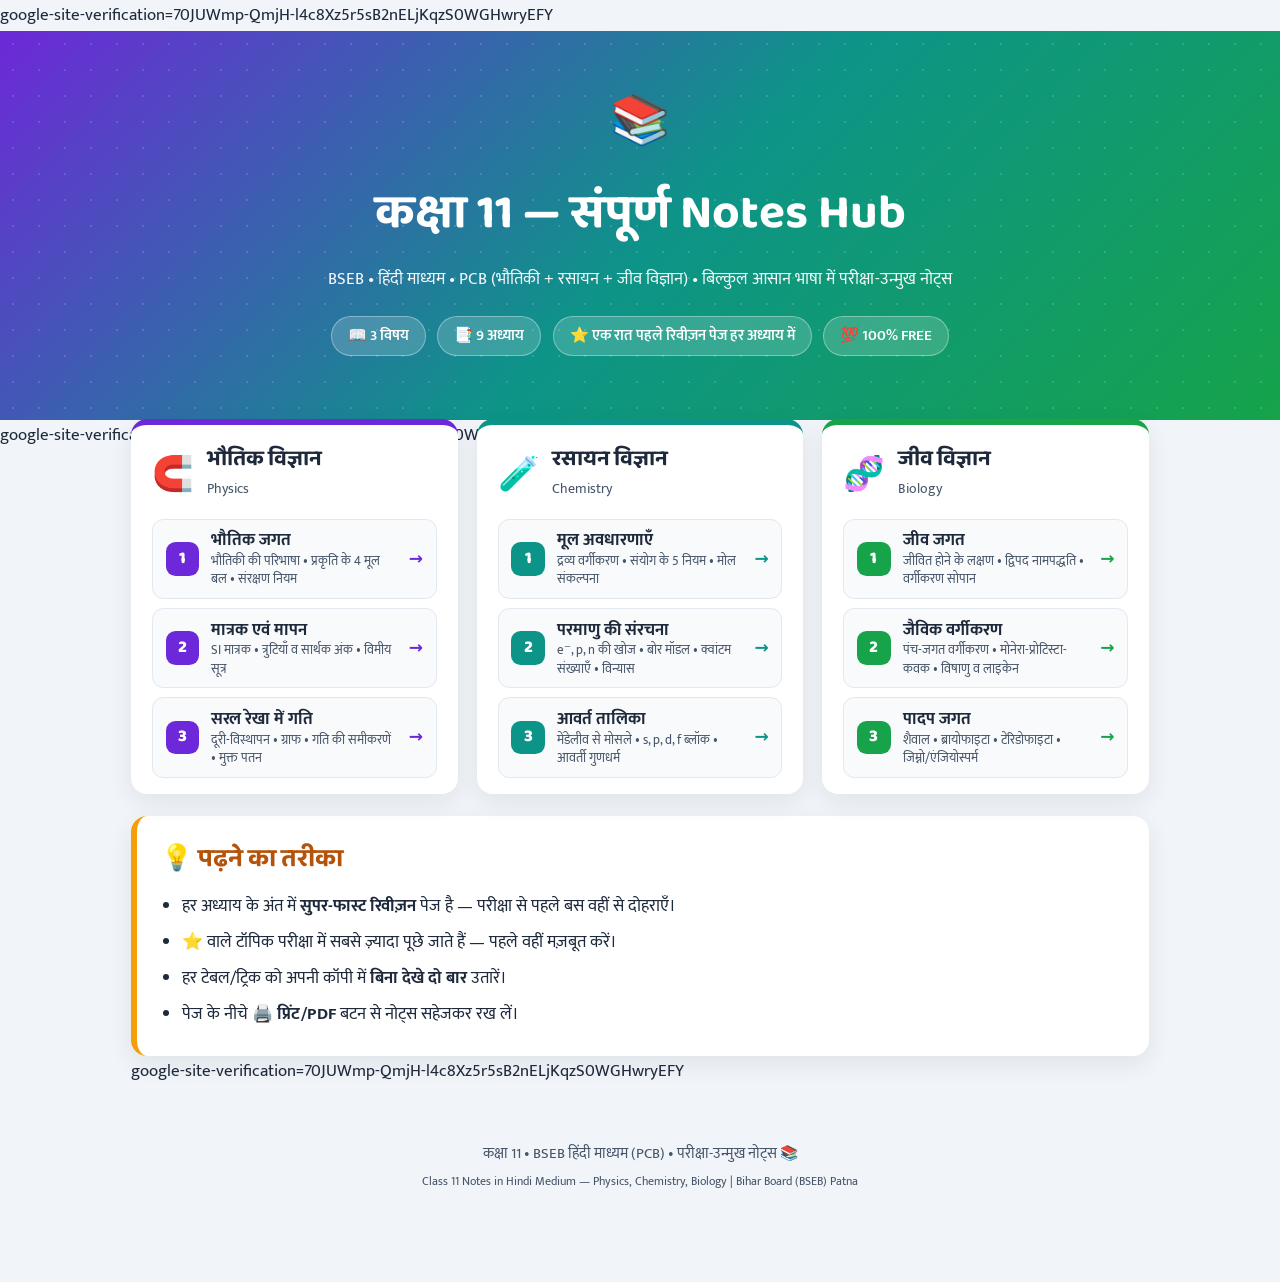
<file: index.html>
<!DOCTYPE html>
<html lang="hi">
<head>
  google-site-verification=70JUWmp-QmjH-l4c8Xz5r5sB2nELjKqzS0WGHwryEFY
<meta charset="UTF-8">
<meta name="viewport" content="width=device-width, initial-scale=1.0">
<title>Class 11 Notes in Hindi — Physics Chemistry Biology | BSEB Bihar Board Hindi Medium</title>

<!-- ==================== SEO TAGS ==================== -->
<meta name="description" content="कक्षा 11 BSEB (बिहार बोर्ड) हिंदी माध्यम के विद्यार्थियों के लिए भौतिकी, रसायन और जीव विज्ञान के बिल्कुल आसान परीक्षा-उन्मुख नोट्स — ट्रिक्स, तालिकाएँ, महत्वपूर्ण प्रश्न और एक-रात-पहले रिवीज़न पेज के साथ।">
<meta name="keywords" content="class 11 notes in hindi, कक्षा 11 नोट्स हिंदी में, bseb class 11 notes hindi medium, bihar board class 11 notes, class 11 physics notes hindi, class 11 chemistry notes hindi, class 11 biology notes hindi, pcb notes hindi medium, ncert class 11 notes in hindi, bseb patna notes, free class 11 notes download hindi, class 11 hindi medium notes pdf, जीव जगत, भौतिक जगत, आवर्त तालिका, पादप जगत notes hindi">
<meta name="author" content="Class 11 Notes Hub (BSEB PCB)">
<meta name="robots" content="index, follow, max-image-preview:large">
<meta name="theme-color" content="#4338ca">
<meta name="geo.region" content="IN-BR">
<link rel="canonical" href="https://YOUR-USERNAME.github.io/class-11-notes/">
<link rel="alternate" hreflang="hi" href="https://dbaschool070-lab.github.io/class-11-notes/">
<link rel="alternate" hreflang="x-default" href="https://dbaschool070-lab.github.io/">

<!-- Open Graph (WhatsApp/Facebook/Telegram share preview) -->
<meta property="og:type" content="website">
<meta property="og:site_name" content="Class 11 Notes Hub — BSEB हिंदी माध्यम">
<meta property="og:locale" content="hi_IN">
<meta property="og:title" content="Class 11 Notes in Hindi — Physics Chemistry Biology | BSEB Bihar Board Hindi Medium">
<meta property="og:description" content="कक्षा 11 BSEB (बिहार बोर्ड) हिंदी माध्यम के विद्यार्थियों के लिए भौतिकी, रसायन और जीव विज्ञान के बिल्कुल आसान परीक्षा-उन्मुख नोट्स — ट्रिक्स, तालिकाएँ, महत्वपूर्ण प्रश्न और एक-रात-पहले रिवीज़न पेज के साथ।">
<meta property="og:url" content="https://YOUR-USERNAME.github.io/class-11-notes/">
<meta property="og:image" content="https://YOUR-USERNAME.github.io/class-11-notes/og-image.jpg">
<meta property="og:image:width" content="1200">
<meta property="og:image:height" content="630">
<meta property="og:image:alt" content="Class 11 हिंदी नोट्स — Physics, Chemistry, Biology">

<!-- Twitter Card -->
<meta name="twitter:card" content="summary_large_image">
<meta name="twitter:title" content="Class 11 Notes in Hindi — Physics Chemistry Biology | BSEB Bihar Board Hindi Medium">
<meta name="twitter:description" content="कक्षा 11 BSEB (बिहार बोर्ड) हिंदी माध्यम के विद्यार्थियों के लिए भौतिकी, रसायन और जीव विज्ञान के बिल्कुल आसान परीक्षा-उन्मुख नोट्स — ट्रिक्स, तालिकाएँ, महत्वपूर्ण प्रश्न और एक-रात-पहले रिवीज़न पेज के साथ।">
<meta name="twitter:image" content="https://YOUR-USERNAME.github.io/class-11-notes/og-image.jpg">

<script type="application/ld+json">{"@context": "https://schema.org", "@type": "WebSite", "name": "Class 11 Notes Hub — BSEB हिंदी माध्यम", "url": "https://YOUR-USERNAME.github.io/class-11-notes/", "inLanguage": "hi", "description": "कक्षा 11 BSEB (बिहार बोर्ड) हिंदी माध्यम के विद्यार्थियों के लिए भौतिकी, रसायन और जीव विज्ञान के बिल्कुल आसान परीक्षा-उन्मुख नोट्स — ट्रिक्स, तालिकाएँ, महत्वपूर्ण प्रश्न और एक-रात-पहले रिवीज़न पेज के साथ।", "author": {"@type": "Organization", "name": "Class 11 Notes Hub (BSEB PCB)"}}</script>
<script type="application/ld+json">{"@context": "https://schema.org", "@type": "ItemList", "name": "Class 11 BSEB Notes — Chapters", "itemListElement": [{"@type": "ListItem", "position": 1, "name": "भौतिकी की परिभाषा • प्रकृति के 4 मूल बल • संरक्षण नियम — अध्याय 1", "url": "https://YOUR-USERNAME.github.io/class-11-notes/phy-1.html"}, {"@type": "ListItem", "position": 2, "name": "SI मात्रक • त्रुटियाँ व सार्थक अंक • विमीय सूत्र — अध्याय 2", "url": "https://YOUR-USERNAME.github.io/class-11-notes/phy-2.html"}, {"@type": "ListItem", "position": 3, "name": "दूरी-विस्थापन • ग्राफ • गति की समीकरणें • मुक्त पतन — अध्याय 3", "url": "https://YOUR-USERNAME.github.io/class-11-notes/phy-3.html"}, {"@type": "ListItem", "position": 4, "name": "द्रव्य वर्गीकरण • संयोग के 5 नियम • मोल संकल्पना — अध्याय 1", "url": "https://YOUR-USERNAME.github.io/class-11-notes/chem-1.html"}, {"@type": "ListItem", "position": 5, "name": "e⁻, p, n की खोज • बोर मॉडल • क्वांटम संख्याएँ • विन्यास — अध्याय 2", "url": "https://YOUR-USERNAME.github.io/class-11-notes/chem-2.html"}, {"@type": "ListItem", "position": 6, "name": "मेंडेलीव से मोसले • s, p, d, f ब्लॉक • आवर्ती गुणधर्म — अध्याय 3", "url": "https://YOUR-USERNAME.github.io/class-11-notes/chem-3.html"}, {"@type": "ListItem", "position": 7, "name": "जीवित होने के लक्षण • द्विपद नामपद्धति • वर्गीकरण सोपान — अध्याय 1", "url": "https://YOUR-USERNAME.github.io/class-11-notes/bio-1.html"}, {"@type": "ListItem", "position": 8, "name": "पंच-जगत वर्गीकरण • मोनेरा-प्रोटिस्टा-कवक • विषाणु व लाइकेन — अध्याय 2", "url": "https://YOUR-USERNAME.github.io/class-11-notes/bio-2.html"}, {"@type": "ListItem", "position": 9, "name": "शैवाल • ब्रायोफाइटा • टेरिडोफाइटा • जिम्नो/एंजियोस्पर्म — अध्याय 3", "url": "https://YOUR-USERNAME.github.io/class-11-notes/bio-3.html"}]}</script>
<!-- ================== SEO TAGS END =================== -->

<link rel="icon" href="data:image/svg+xml,<svg xmlns='http://www.w3.org/2000/svg' viewBox='0 0 100 100'><text y='.9em' font-size='90'>📚</text></svg>">
<link rel="preconnect" href="https://fonts.googleapis.com">
<link rel="preconnect" href="https://fonts.gstatic.com" crossorigin>
<link href="https://fonts.googleapis.com/css2?family=Baloo+2:wght@600;700;800&family=Mukta:wght@400;500;600;700&display=swap" rel="stylesheet">
<link rel="stylesheet" href="style.css">
</head>
<body class="home">
<section class="home-hero">
  <div class="hero-inner">
    <div class="hero-emoji">📚</div>
    <h1>कक्षा 11 — संपूर्ण Notes Hub</h1>
    <p class="hero-sub">BSEB • हिंदी माध्यम • PCB (भौतिकी + रसायन + जीव विज्ञान) • बिल्कुल आसान भाषा में परीक्षा-उन्मुख नोट्स</p>
    <div class="stats">
      <span class="chip">📖 3 विषय</span>
      <span class="chip">📑 9 अध्याय</span>
      <span class="chip">⭐ एक रात पहले रिवीज़न पेज हर अध्याय में</span>
      <span class="chip">💯 100% FREE</span>
    </div
      google-site-verification=70JUWmp-QmjH-l4c8Xz5r5sB2nELjKqzS0WGHwryEFY
  </div>
</section>
  google-site-verification=70JUWmp-QmjH-l4c8Xz5r5sB2nELjKqzS0WGHwryEFY

<main class="home-main">
<div class="subjects"><section class="subject-card phy"><header><span class="subj-icon">🧲</span><div><h2>भौतिक विज्ञान</h2><small>Physics</small></div></header><div class="chapter-list"><a class="chapter-link" href="phy-1.html"><span class="ch-no">1</span><span class="ch-info"><strong>भौतिक जगत</strong><small>भौतिकी की परिभाषा • प्रकृति के 4 मूल बल • संरक्षण नियम</small></span><span class="ch-arrow">→</span></a><a class="chapter-link" href="phy-2.html"><span class="ch-no">2</span><span class="ch-info"><strong>मात्रक एवं मापन</strong><small>SI मात्रक • त्रुटियाँ व सार्थक अंक • विमीय सूत्र</small></span><span class="ch-arrow">→</span></a><a class="chapter-link" href="phy-3.html"><span class="ch-no">3</span><span class="ch-info"><strong>सरल रेखा में गति</strong><small>दूरी-विस्थापन • ग्राफ • गति की समीकरणें • मुक्त पतन</small></span><span class="ch-arrow">→</span></a></div></section><section class="subject-card chem"><header><span class="subj-icon">🧪</span><div><h2>रसायन विज्ञान</h2><small>Chemistry</small></div></header><div class="chapter-list"><a class="chapter-link" href="chem-1.html"><span class="ch-no">1</span><span class="ch-info"><strong>मूल अवधारणाएँ</strong><small>द्रव्य वर्गीकरण • संयोग के 5 नियम • मोल संकल्पना</small></span><span class="ch-arrow">→</span></a><a class="chapter-link" href="chem-2.html"><span class="ch-no">2</span><span class="ch-info"><strong>परमाणु की संरचना</strong><small>e⁻, p, n की खोज • बोर मॉडल • क्वांटम संख्याएँ • विन्यास</small></span><span class="ch-arrow">→</span></a><a class="chapter-link" href="chem-3.html"><span class="ch-no">3</span><span class="ch-info"><strong>आवर्त तालिका</strong><small>मेंडेलीव से मोसले • s, p, d, f ब्लॉक • आवर्ती गुणधर्म</small></span><span class="ch-arrow">→</span></a></div></section><section class="subject-card bio"><header><span class="subj-icon">🧬</span><div><h2>जीव विज्ञान</h2><small>Biology</small></div></header><div class="chapter-list"><a class="chapter-link" href="bio-1.html"><span class="ch-no">1</span><span class="ch-info"><strong>जीव जगत</strong><small>जीवित होने के लक्षण • द्विपद नामपद्धति • वर्गीकरण सोपान</small></span><span class="ch-arrow">→</span></a><a class="chapter-link" href="bio-2.html"><span class="ch-no">2</span><span class="ch-info"><strong>जैविक वर्गीकरण</strong><small>पंच-जगत वर्गीकरण • मोनेरा-प्रोटिस्टा-कवक • विषाणु व लाइकेन</small></span><span class="ch-arrow">→</span></a><a class="chapter-link" href="bio-3.html"><span class="ch-no">3</span><span class="ch-info"><strong>पादप जगत</strong><small>शैवाल • ब्रायोफाइटा • टेरिडोफाइटा • जिम्नो/एंजियोस्पर्म</small></span><span class="ch-arrow">→</span></a></div></section></div>

  <section class="tip-card">
    <h2>💡 पढ़ने का तरीका</h2>
    <ul>
      <li>हर अध्याय के अंत में <strong>सुपर-फास्ट रिवीज़न</strong> पेज है — परीक्षा से पहले बस वहीं से दोहराएँ।</li>
      <li>⭐ वाले टॉपिक परीक्षा में सबसे ज़्यादा पूछे जाते हैं — पहले वहीं मज़बूत करें।</li>
      <li>हर टेबल/ट्रिक को अपनी कॉपी में <strong>बिना देखे दो बार</strong> उतारें।</li>
      <li>पेज के नीचे <strong>🖨️ प्रिंट/PDF</strong> बटन से नोट्स सहेजकर रख लें।</li>
    </ul>
  </section>
  google-site-verification=70JUWmp-QmjH-l4c8Xz5r5sB2nELjKqzS0WGHwryEFY
</main>

<footer class="site-footer">
  कक्षा 11 • BSEB हिंदी माध्यम (PCB) • परीक्षा-उन्मुख नोट्स 📚<br>
  <small>Class 11 Notes in Hindi Medium — Physics, Chemistry, Biology | Bihar Board (BSEB) Patna</small>
</footer>
</body>
</html>
</file>
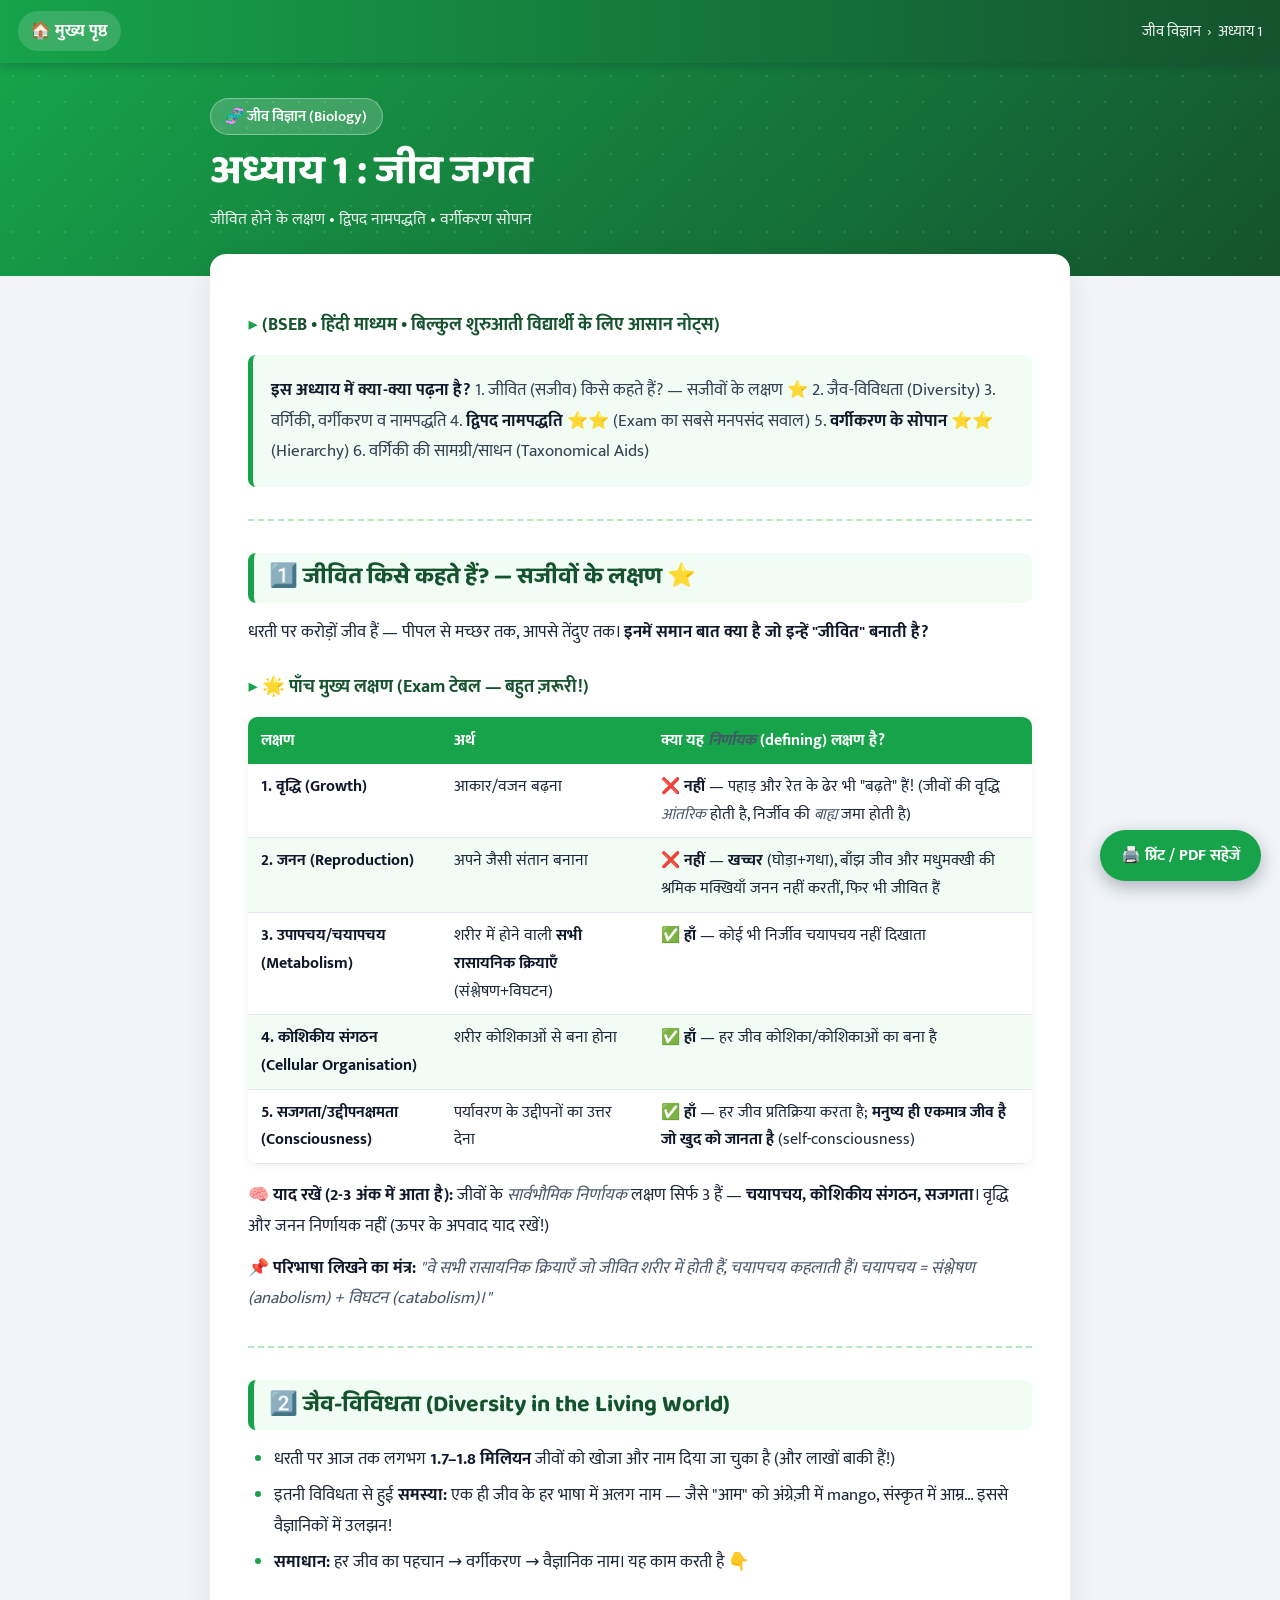
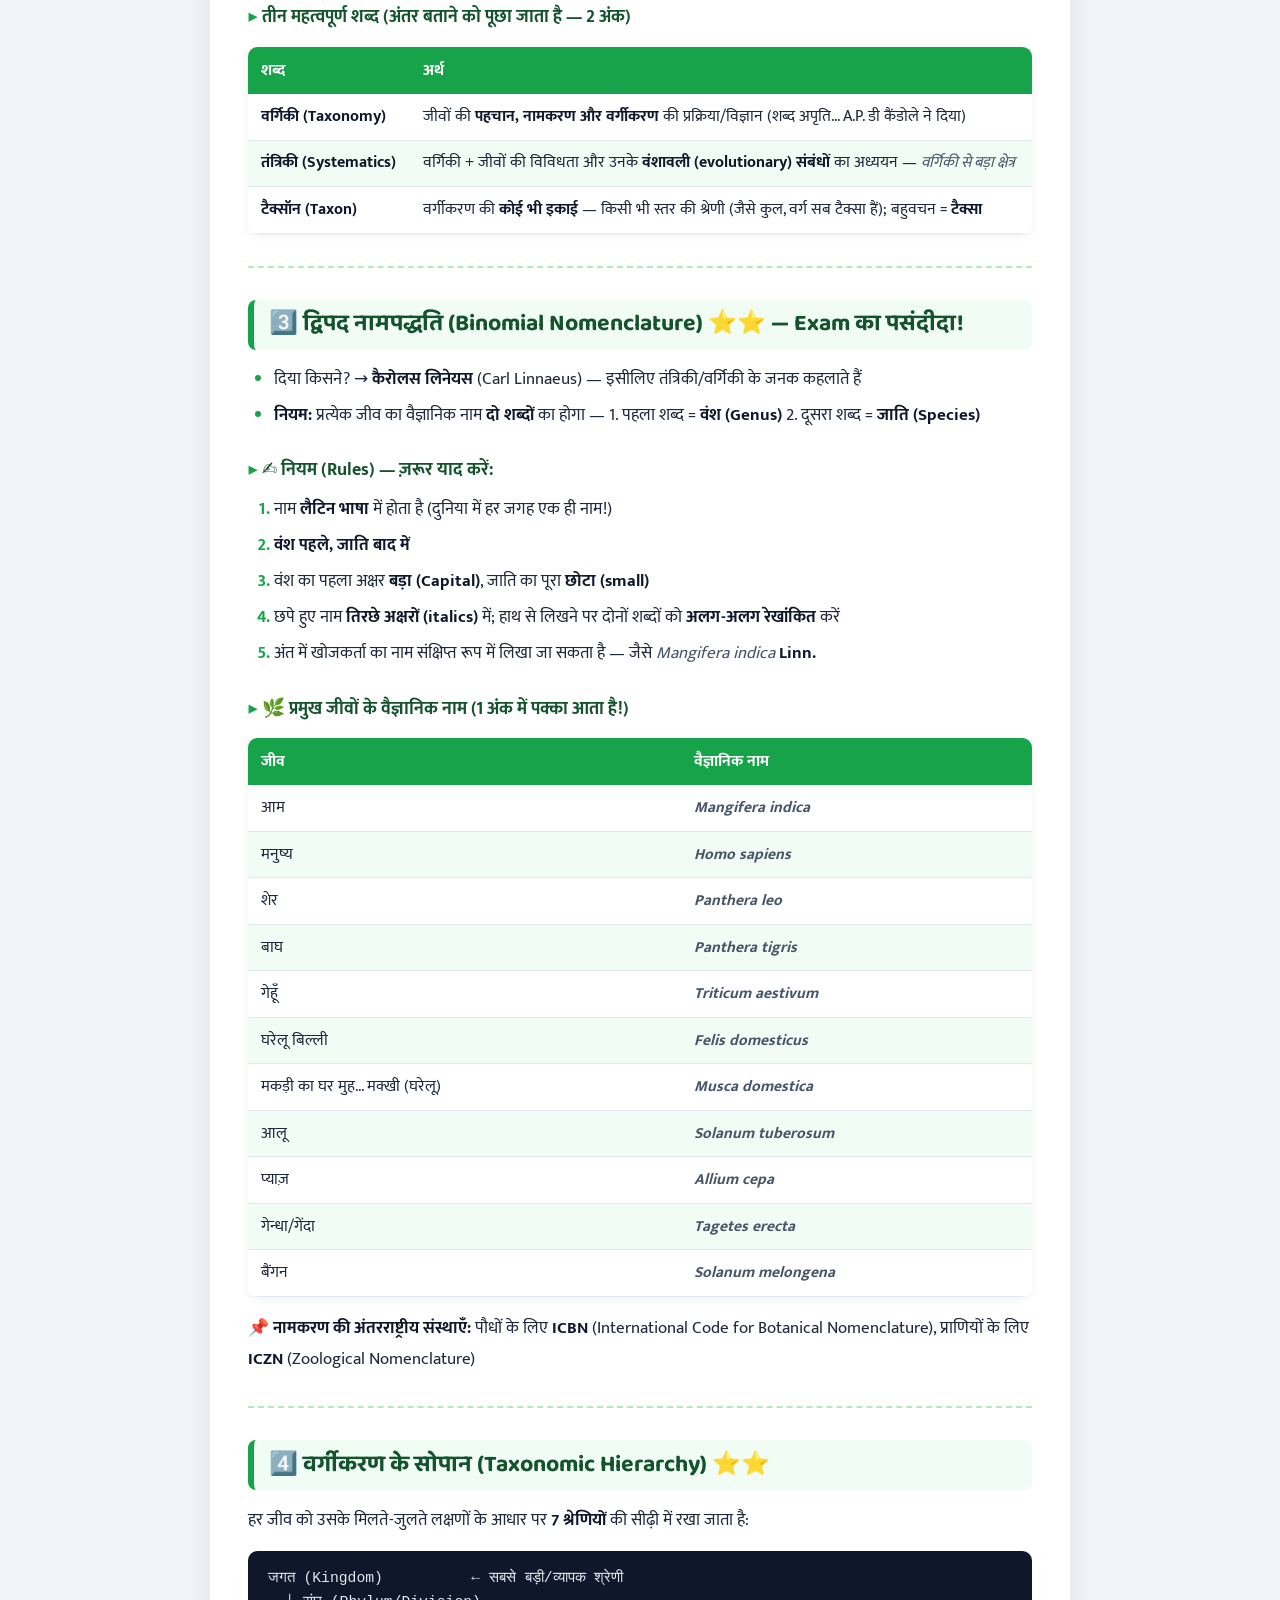
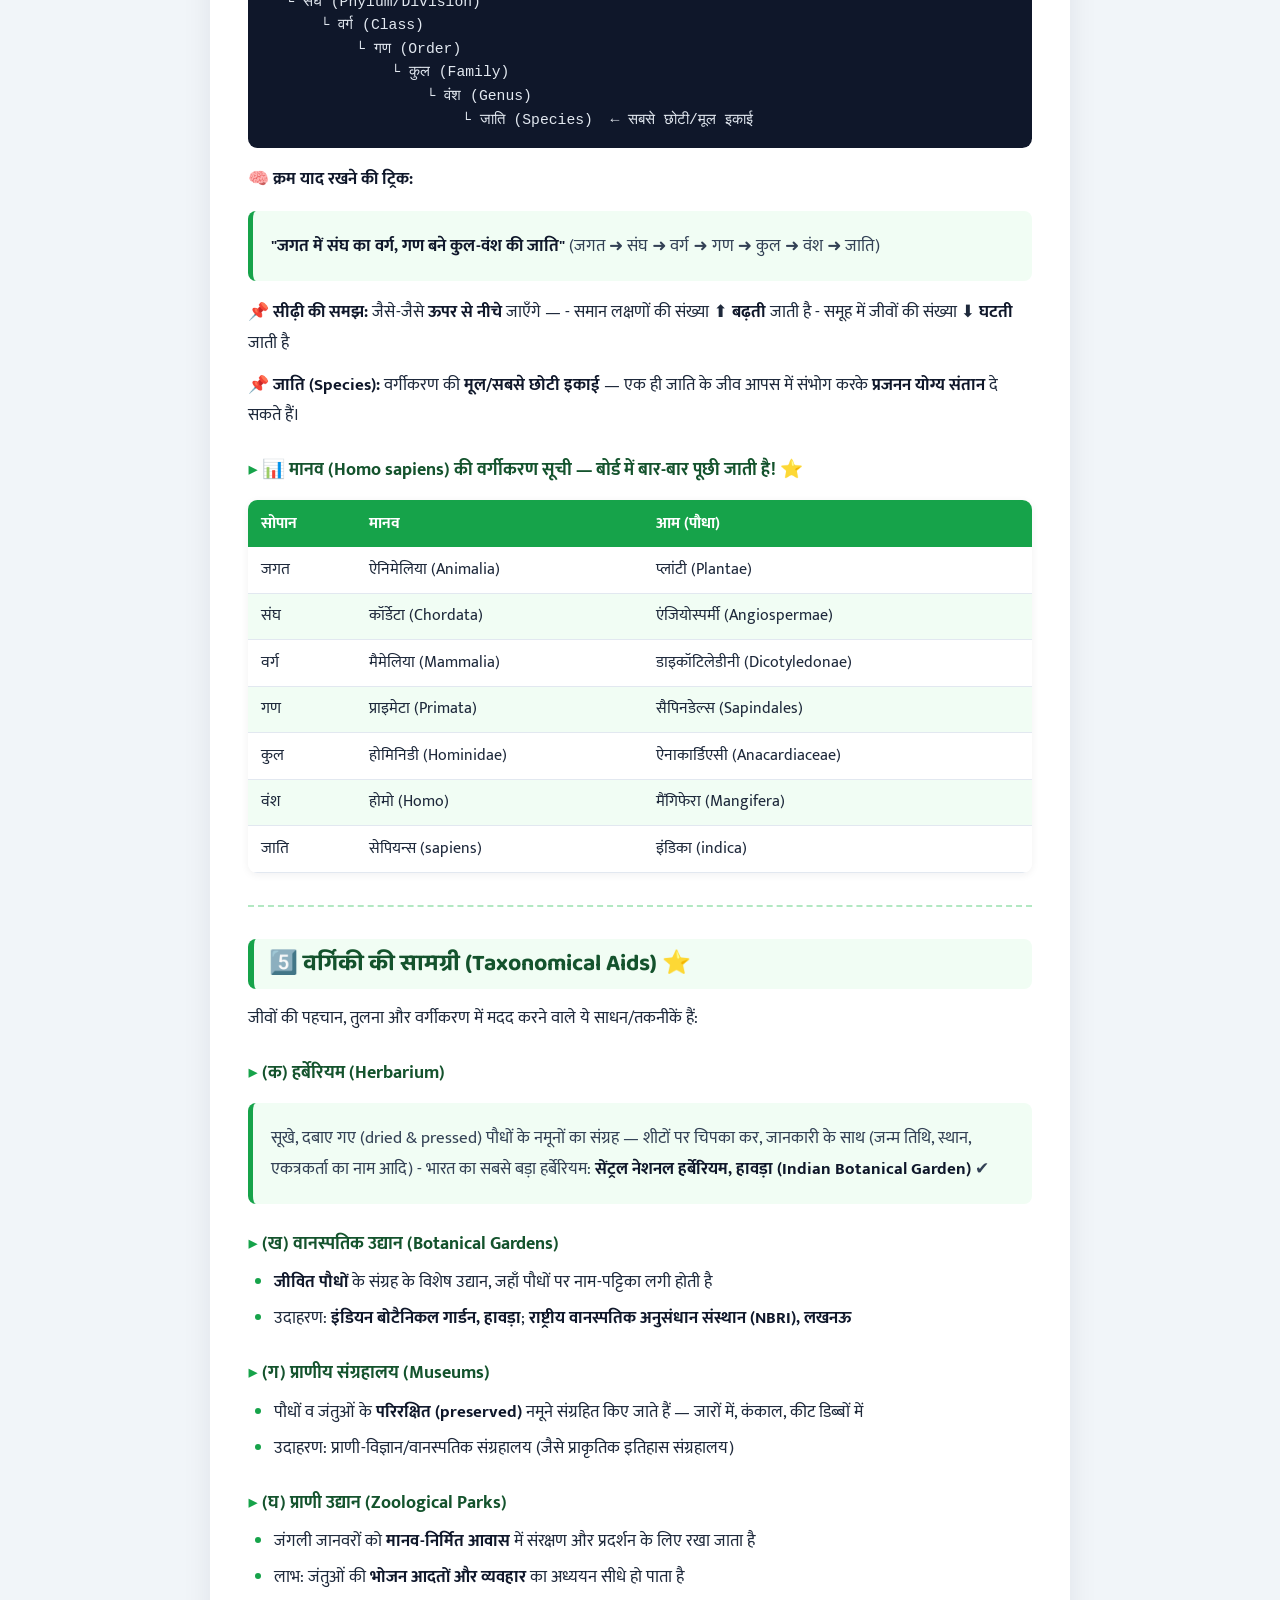
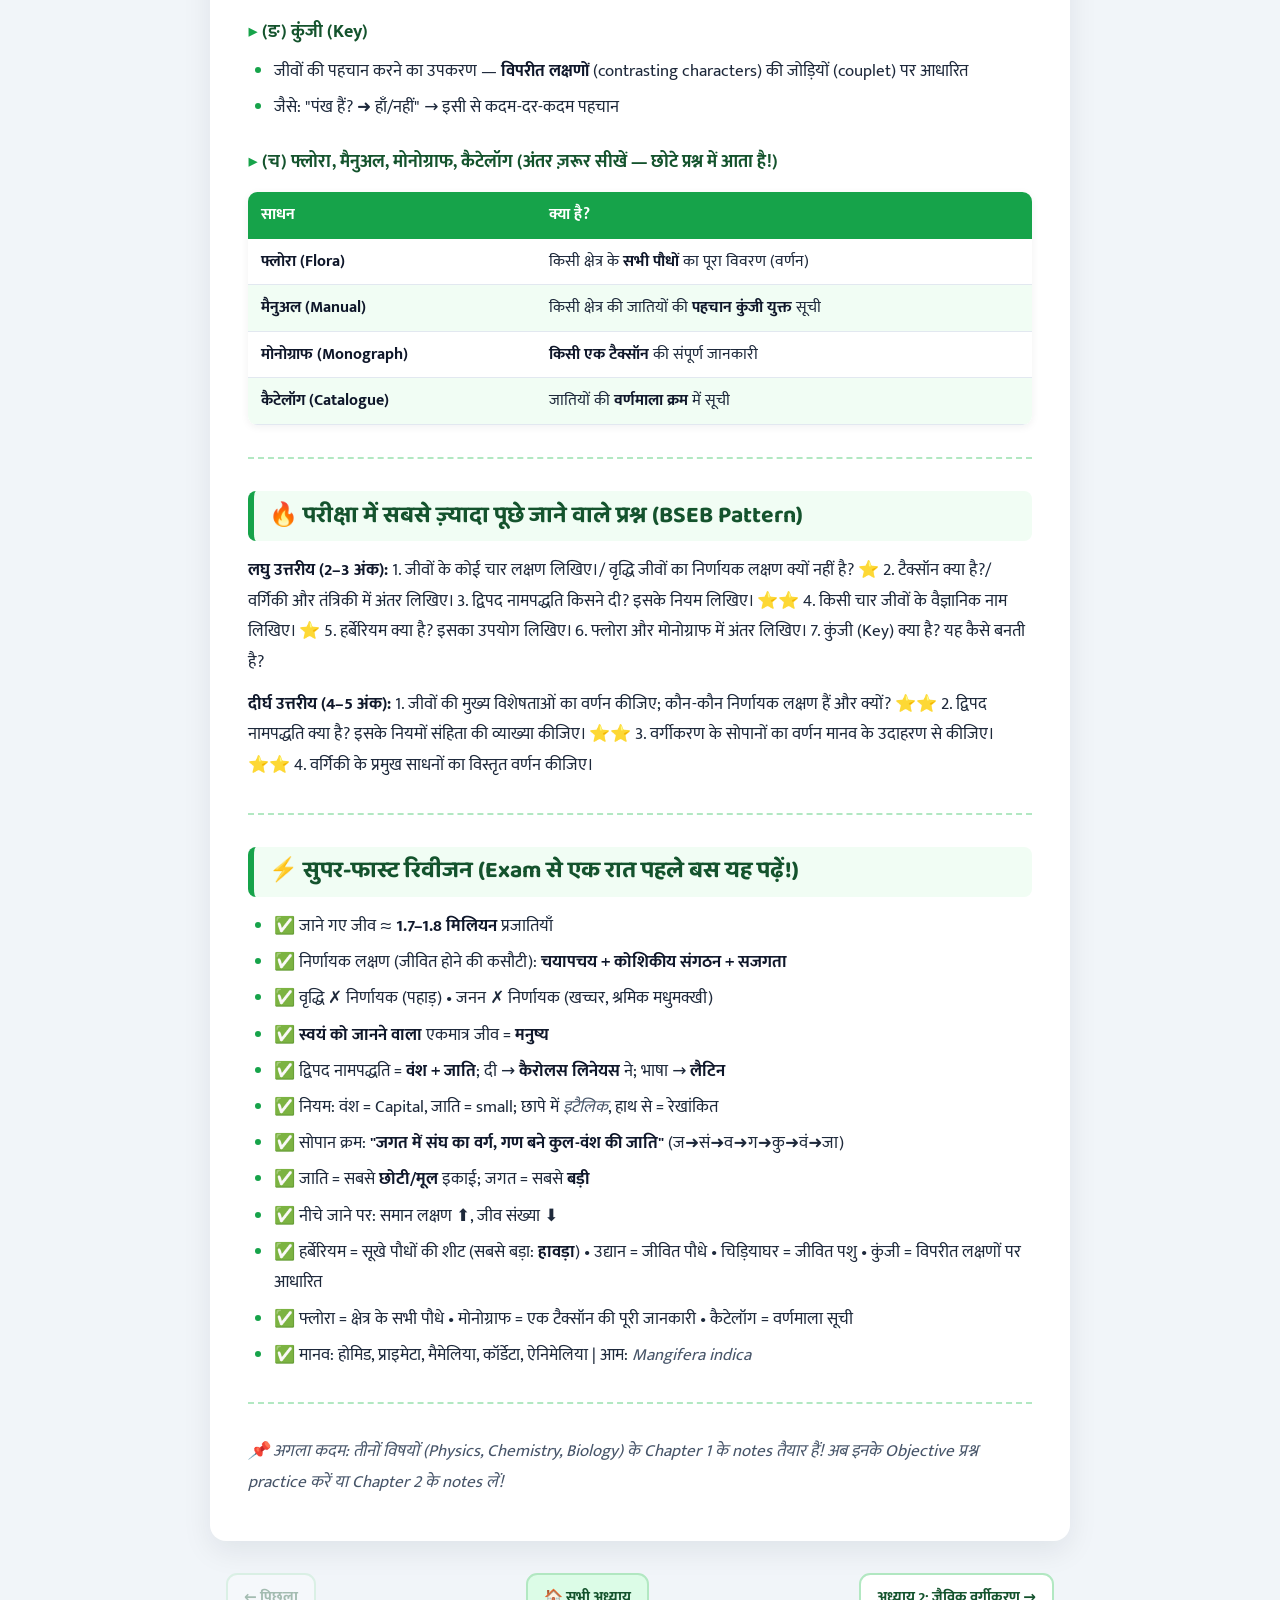
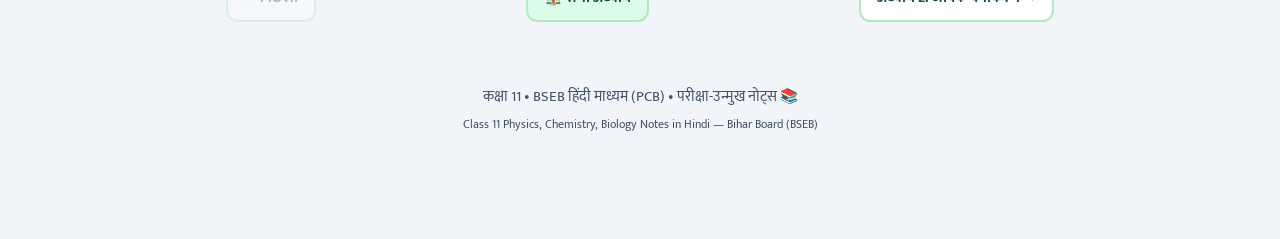
<file: bio-1.html>
<!DOCTYPE html>
<html lang="hi">
<head>
<meta charset="UTF-8">
<meta name="viewport" content="width=device-width, initial-scale=1.0">
<title>जीव जगत (The Living World) Notes in Hindi | Class 11 Biology Ch 1 — BSEB</title>

<!-- ==================== SEO TAGS ==================== -->
<meta name="description" content="कक्षा 11 जीव विज्ञान अध्याय 1 जीव जगत (The Living World) के आसान हिंदी नोट्स — सजीवों के लक्षण, द्विपद नामपद्धति (लिनेयस), वर्गीकरण के सात सोपान, हर्बेरियम व वर्गिकी की सामग्रियाँ, महत्वपूर्ण प्रश्न।">
<meta name="keywords" content="जीव जगत class 11 notes, the living world class 11 notes in hindi, class 11 biology chapter 1 notes hindi medium, द्विपद नामपद्धति, binomial nomenclature in hindi, वर्गीकरण के सोपान, taxonomic hierarchy in hindi, bseb biology notes hindi, bihar board biology">
<meta name="author" content="Class 11 Notes Hub (BSEB PCB)">
<meta name="robots" content="index, follow, max-image-preview:large">
<meta name="theme-color" content="#16a34a">
<meta name="geo.region" content="IN-BR">
<link rel="canonical" href="https://YOUR-USERNAME.github.io/class-11-notes/bio-1.html">
<link rel="alternate" hreflang="hi" href="https://YOUR-USERNAME.github.io/class-11-notes/bio-1.html">
<link rel="alternate" hreflang="x-default" href="https://YOUR-USERNAME.github.io/class-11-notes/bio-1.html">

<!-- Open Graph (WhatsApp/Facebook/Telegram share preview) -->
<meta property="og:type" content="article">
<meta property="og:site_name" content="Class 11 Notes Hub — BSEB हिंदी माध्यम">
<meta property="og:locale" content="hi_IN">
<meta property="og:title" content="जीव जगत (The Living World) Notes in Hindi | Class 11 Biology Ch 1 — BSEB">
<meta property="og:description" content="कक्षा 11 जीव विज्ञान अध्याय 1 जीव जगत (The Living World) के आसान हिंदी नोट्स — सजीवों के लक्षण, द्विपद नामपद्धति (लिनेयस), वर्गीकरण के सात सोपान, हर्बेरियम व वर्गिकी की सामग्रियाँ, महत्वपूर्ण प्रश्न।">
<meta property="og:url" content="https://YOUR-USERNAME.github.io/class-11-notes/bio-1.html">
<meta property="og:image" content="https://YOUR-USERNAME.github.io/class-11-notes/og-image.jpg">
<meta property="og:image:width" content="1200">
<meta property="og:image:height" content="630">
<meta property="og:image:alt" content="Class 11 हिंदी नोट्स — Physics, Chemistry, Biology">

<!-- Twitter Card -->
<meta name="twitter:card" content="summary_large_image">
<meta name="twitter:title" content="जीव जगत (The Living World) Notes in Hindi | Class 11 Biology Ch 1 — BSEB">
<meta name="twitter:description" content="कक्षा 11 जीव विज्ञान अध्याय 1 जीव जगत (The Living World) के आसान हिंदी नोट्स — सजीवों के लक्षण, द्विपद नामपद्धति (लिनेयस), वर्गीकरण के सात सोपान, हर्बेरियम व वर्गिकी की सामग्रियाँ, महत्वपूर्ण प्रश्न।">
<meta name="twitter:image" content="https://YOUR-USERNAME.github.io/class-11-notes/og-image.jpg">

<script type="application/ld+json">{"@context": "https://schema.org", "@type": "LearningResource", "headline": "जीव जगत (The Living World) Notes in Hindi | Class 11 Biology Ch 1 — BSEB", "description": "कक्षा 11 जीव विज्ञान अध्याय 1 जीव जगत (The Living World) के आसान हिंदी नोट्स — सजीवों के लक्षण, द्विपद नामपद्धति (लिनेयस), वर्गीकरण के सात सोपान, हर्बेरियम व वर्गिकी की सामग्रियाँ, महत्वपूर्ण प्रश्न।", "url": "https://YOUR-USERNAME.github.io/class-11-notes/bio-1.html", "inLanguage": "hi", "educationalLevel": "Class 11", "learningResourceType": "Study notes", "teaches": "जीवित होने के लक्षण • द्विपद नामपद्धति • वर्गीकरण सोपान", "about": {"@type": "Thing", "name": "Class 11 Biology Chapter 1: The Living World"}, "isPartOf": {"@type": "WebSite", "name": "Class 11 Notes Hub — BSEB हिंदी माध्यम", "url": "https://YOUR-USERNAME.github.io/class-11-notes"}, "author": {"@type": "Organization", "name": "Class 11 Notes Hub (BSEB PCB)"}, "educationalUse": "study", "audience": {"@type": "EducationalAudience", "educationalRole": "student"}}</script>
<script type="application/ld+json">{"@context": "https://schema.org", "@type": "BreadcrumbList", "itemListElement": [{"@type": "ListItem", "position": 1, "name": "Home", "item": "https://YOUR-USERNAME.github.io/class-11-notes/"}, {"@type": "ListItem", "position": 2, "name": "Biology", "item": "https://YOUR-USERNAME.github.io/class-11-notes/"}, {"@type": "ListItem", "position": 3, "name": "Chapter 1: जीव जगत", "item": "https://YOUR-USERNAME.github.io/class-11-notes/bio-1.html"}]}</script>
<!-- ================== SEO TAGS END =================== -->

<link rel="icon" href="data:image/svg+xml,<svg xmlns='http://www.w3.org/2000/svg' viewBox='0 0 100 100'><text y='.9em' font-size='90'>📚</text></svg>">
<link rel="preconnect" href="https://fonts.googleapis.com">
<link rel="preconnect" href="https://fonts.gstatic.com" crossorigin>
<link href="https://fonts.googleapis.com/css2?family=Baloo+2:wght@600;700;800&family=Mukta:wght@400;500;600;700&display=swap" rel="stylesheet">
<link rel="stylesheet" href="style.css">
</head>
<body class="bio">
<header class="topbar">
  <a class="home-link" href="index.html">🏠 मुख्य पृष्ठ</a>
  <span class="crumb">जीव विज्ञान &nbsp;›&nbsp; अध्याय 1</span>
</header>

<section class="chapter-hero">
  <div class="hero-inner">
    <span class="badge">🧬 जीव विज्ञान (Biology)</span>
    <h1>अध्याय 1 : जीव जगत</h1>
    <p class="hero-topics">जीवित होने के लक्षण • द्विपद नामपद्धति • वर्गीकरण सोपान</p>
  </div>
</section>

<main class="content">
<h3>(BSEB • हिंदी माध्यम • बिल्कुल शुरुआती विद्यार्थी के लिए आसान नोट्स)</h3>
<blockquote>
<p><strong>इस अध्याय में क्या-क्या पढ़ना है?</strong>
1. जीवित (सजीव) किसे कहते हैं? — सजीवों के लक्षण ⭐
2. जैव-विविधता (Diversity)
3. वर्गिकी, वर्गीकरण व नामपद्धति
4. <strong>द्विपद नामपद्धति</strong> ⭐⭐ (Exam का सबसे मनपसंद सवाल)
5. <strong>वर्गीकरण के सोपान</strong> ⭐⭐ (Hierarchy)
6. वर्गिकी की सामग्री/साधन (Taxonomical Aids)</p>
</blockquote>
<hr />
<h2>1️⃣ जीवित किसे कहते हैं? — सजीवों के लक्षण ⭐</h2>
<p>धरती पर करोड़ों जीव हैं — पीपल से मच्छर तक, आपसे तेंदुए तक। <strong>इनमें समान बात क्या है जो इन्हें "जीवित" बनाती है?</strong></p>
<h3>🌟 पाँच मुख्य लक्षण (Exam टेबल — बहुत ज़रूरी!)</h3>
<div class="table-wrap"><table>
<thead>
<tr>
<th>लक्षण</th>
<th>अर्थ</th>
<th>क्या यह <em>निर्णायक</em> (defining) लक्षण है?</th>
</tr>
</thead>
<tbody>
<tr>
<td><strong>1. वृद्धि (Growth)</strong></td>
<td>आकार/वजन बढ़ना</td>
<td>❌ <strong>नहीं</strong> — पहाड़ और रेत के ढेर भी "बढ़ते" हैं! (जीवों की वृद्धि <em>आंतरिक</em> होती है, निर्जीव की <em>बाह्य</em> जमा होती है)</td>
</tr>
<tr>
<td><strong>2. जनन (Reproduction)</strong></td>
<td>अपने जैसी संतान बनाना</td>
<td>❌ <strong>नहीं</strong> — <strong>खच्चर</strong> (घोड़ा+गधा), बाँझ जीव और मधुमक्खी की श्रमिक मक्खियाँ जनन नहीं करतीं, फिर भी जीवित हैं</td>
</tr>
<tr>
<td><strong>3. उपापचय/चयापचय (Metabolism)</strong></td>
<td>शरीर में होने वाली <strong>सभी रासायनिक क्रियाएँ</strong> (संश्लेषण+विघटन)</td>
<td>✅ <strong>हाँ</strong> — कोई भी निर्जीव चयापचय नहीं दिखाता</td>
</tr>
<tr>
<td><strong>4. कोशिकीय संगठन (Cellular Organisation)</strong></td>
<td>शरीर कोशिकाओं से बना होना</td>
<td>✅ <strong>हाँ</strong> — हर जीव कोशिका/कोशिकाओं का बना है</td>
</tr>
<tr>
<td><strong>5. सजगता/उद्दीपनक्षमता (Consciousness)</strong></td>
<td>पर्यावरण के उद्दीपनों का उत्तर देना</td>
<td>✅ <strong>हाँ</strong> — हर जीव प्रतिक्रिया करता है; <strong>मनुष्य ही एकमात्र जीव है जो खुद को जानता है</strong> (self-consciousness)</td>
</tr>
</tbody>
</table></div>
<p>🧠 <strong>याद रखें (2-3 अंक में आता है):</strong> जीवों के <em>सार्वभौमिक निर्णायक</em> लक्षण सिर्फ 3 हैं — <strong>चयापचय, कोशिकीय संगठन, सजगता</strong>। वृद्धि और जनन निर्णायक नहीं (ऊपर के अपवाद याद रखें!)</p>
<p>📌 <strong>परिभाषा लिखने का मंत्र:</strong> <em>"वे सभी रासायनिक क्रियाएँ जो जीवित शरीर में होती हैं, चयापचय कहलाती हैं। चयापचय = संश्लेषण (anabolism) + विघटन (catabolism)।"</em></p>
<hr />
<h2>2️⃣ जैव-विविधता (Diversity in the Living World)</h2>
<ul>
<li>धरती पर आज तक लगभग <strong>1.7–1.8 मिलियन</strong> जीवों को खोजा और नाम दिया जा चुका है (और लाखों बाकी हैं!)</li>
<li>इतनी विविधता से हुई <strong>समस्या:</strong> एक ही जीव के हर भाषा में अलग नाम — जैसे "आम" को अंग्रेज़ी में mango, संस्कृत में आम्र… इससे वैज्ञानिकों में उलझन!</li>
<li><strong>समाधान:</strong> हर जीव का पहचान → वर्गीकरण → वैज्ञानिक नाम। यह काम करती है 👇</li>
</ul>
<h3>तीन महत्वपूर्ण शब्द (अंतर बताने को पूछा जाता है — 2 अंक)</h3>
<div class="table-wrap"><table>
<thead>
<tr>
<th>शब्द</th>
<th>अर्थ</th>
</tr>
</thead>
<tbody>
<tr>
<td><strong>वर्गिकी (Taxonomy)</strong></td>
<td>जीवों की <strong>पहचान, नामकरण और वर्गीकरण</strong> की प्रक्रिया/विज्ञान (शब्द अपृति... A.P. डी कैंडोले ने दिया)</td>
</tr>
<tr>
<td><strong>तंत्रिकी (Systematics)</strong></td>
<td>वर्गिकी + जीवों की विविधता और उनके <strong>वंशावली (evolutionary) संबंधों</strong> का अध्ययन — <em>वर्गिकी से बड़ा क्षेत्र</em></td>
</tr>
<tr>
<td><strong>टैक्सॉन (Taxon)</strong></td>
<td>वर्गीकरण की <strong>कोई भी इकाई</strong> — किसी भी स्तर की श्रेणी (जैसे कुल, वर्ग सब टैक्सा हैं); बहुवचन = <strong>टैक्सा</strong></td>
</tr>
</tbody>
</table></div>
<hr />
<h2>3️⃣ द्विपद नामपद्धति (Binomial Nomenclature) ⭐⭐ — Exam का पसंदीदा!</h2>
<ul>
<li>दिया किसने? → <strong>कैरोलस लिनेयस</strong> (Carl Linnaeus) — इसीलिए तंत्रिकी/वर्गिकी के जनक कहलाते हैं</li>
<li><strong>नियम:</strong> प्रत्येक जीव का वैज्ञानिक नाम <strong>दो शब्दों</strong> का होगा —
  1. पहला शब्द = <strong>वंश (Genus)</strong>
  2. दूसरा शब्द = <strong>जाति (Species)</strong></li>
</ul>
<h3>✍️ नियम (Rules) — ज़रूर याद करें:</h3>
<ol>
<li>नाम <strong>लैटिन भाषा</strong> में होता है (दुनिया में हर जगह एक ही नाम!)</li>
<li><strong>वंश पहले, जाति बाद में</strong></li>
<li>वंश का पहला अक्षर <strong>बड़ा (Capital)</strong>, जाति का पूरा <strong>छोटा (small)</strong></li>
<li>छपे हुए नाम <strong>तिरछे अक्षरों (italics)</strong> में; हाथ से लिखने पर दोनों शब्दों को <strong>अलग-अलग रेखांकित</strong> करें</li>
<li>अंत में खोजकर्ता का नाम संक्षिप्त रूप में लिखा जा सकता है — जैसे <em>Mangifera indica</em> <strong>Linn.</strong></li>
</ol>
<h3>🌿 प्रमुख जीवों के वैज्ञानिक नाम (1 अंक में पक्का आता है!)</h3>
<div class="table-wrap"><table>
<thead>
<tr>
<th>जीव</th>
<th>वैज्ञानिक नाम</th>
</tr>
</thead>
<tbody>
<tr>
<td>आम</td>
<td><strong><em>Mangifera indica</em></strong></td>
</tr>
<tr>
<td>मनुष्य</td>
<td><strong><em>Homo sapiens</em></strong></td>
</tr>
<tr>
<td>शेर</td>
<td><strong><em>Panthera leo</em></strong></td>
</tr>
<tr>
<td>बाघ</td>
<td><strong><em>Panthera tigris</em></strong></td>
</tr>
<tr>
<td>गेहूँ</td>
<td><strong><em>Triticum aestivum</em></strong></td>
</tr>
<tr>
<td>घरेलू बिल्ली</td>
<td><strong><em>Felis domesticus</em></strong></td>
</tr>
<tr>
<td>मकड़ी का घर मुह... मक्खी (घरेलू)</td>
<td><strong><em>Musca domestica</em></strong></td>
</tr>
<tr>
<td>आलू</td>
<td><strong><em>Solanum tuberosum</em></strong></td>
</tr>
<tr>
<td>प्याज़</td>
<td><strong><em>Allium cepa</em></strong></td>
</tr>
<tr>
<td>गेन्धा/गेंदा</td>
<td><strong><em>Tagetes erecta</em></strong></td>
</tr>
<tr>
<td>बैंगन</td>
<td><strong><em>Solanum melongena</em></strong></td>
</tr>
</tbody>
</table></div>
<p>📌 <strong>नामकरण की अंतरराष्ट्रीय संस्थाएँ:</strong> पौधों के लिए <strong>ICBN</strong> (International Code for Botanical Nomenclature), प्राणियों के लिए <strong>ICZN</strong> (Zoological Nomenclature)</p>
<hr />
<h2>4️⃣ वर्गीकरण के सोपान (Taxonomic Hierarchy) ⭐⭐</h2>
<p>हर जीव को उसके मिलते-जुलते लक्षणों के आधार पर <strong>7 श्रेणियों</strong> की सीढ़ी में रखा जाता है:</p>
<pre><code>जगत (Kingdom)          ← सबसे बड़ी/व्यापक श्रेणी
  └ संघ (Phylum/Division)
      └ वर्ग (Class)
          └ गण (Order)
              └ कुल (Family)
                  └ वंश (Genus)
                      └ जाति (Species)  ← सबसे छोटी/मूल इकाई
</code></pre>
<p>🧠 <strong>क्रम याद रखने की ट्रिक:</strong></p>
<blockquote>
<p><strong>"जगत में संघ का वर्ग, गण बने कुल-वंश की जाति"</strong>
(जगत ➜ संघ ➜ वर्ग ➜ गण ➜ कुल ➜ वंश ➜ जाति)</p>
</blockquote>
<p>📌 <strong>सीढ़ी की समझ:</strong> जैसे-जैसे <strong>ऊपर से नीचे</strong> जाएँगे —
- समान लक्षणों की संख्या ⬆️ <strong>बढ़ती</strong> जाती है
- समूह में जीवों की संख्या ⬇️ <strong>घटती</strong> जाती है</p>
<p>📌 <strong>जाति (Species):</strong> वर्गीकरण की <strong>मूल/सबसे छोटी इकाई</strong> — एक ही जाति के जीव आपस में संभोग करके <strong>प्रजनन योग्य संतान</strong> दे सकते हैं।</p>
<h3>📊 मानव (Homo sapiens) की वर्गीकरण सूची — बोर्ड में बार-बार पूछी जाती है! ⭐</h3>
<div class="table-wrap"><table>
<thead>
<tr>
<th>सोपान</th>
<th>मानव</th>
<th>आम (पौधा)</th>
</tr>
</thead>
<tbody>
<tr>
<td>जगत</td>
<td>ऐनिमेलिया (Animalia)</td>
<td>प्लांटी (Plantae)</td>
</tr>
<tr>
<td>संघ</td>
<td>कॉर्डेटा (Chordata)</td>
<td>एंजियोस्पर्मी (Angiospermae)</td>
</tr>
<tr>
<td>वर्ग</td>
<td>मैमेलिया (Mammalia)</td>
<td>डाइकॉटिलेडीनी (Dicotyledonae)</td>
</tr>
<tr>
<td>गण</td>
<td>प्राइमेटा (Primata)</td>
<td>सैपिनडेल्स (Sapindales)</td>
</tr>
<tr>
<td>कुल</td>
<td>होमिनिडी (Hominidae)</td>
<td>ऐनाकार्डिएसी (Anacardiaceae)</td>
</tr>
<tr>
<td>वंश</td>
<td>होमो (Homo)</td>
<td>मैंगिफेरा (Mangifera)</td>
</tr>
<tr>
<td>जाति</td>
<td>सेपियन्स (sapiens)</td>
<td>इंडिका (indica)</td>
</tr>
</tbody>
</table></div>
<hr />
<h2>5️⃣ वर्गिकी की सामग्री (Taxonomical Aids) ⭐</h2>
<p>जीवों की पहचान, तुलना और वर्गीकरण में मदद करने वाले ये साधन/तकनीकें हैं:</p>
<h3>(क) हर्बेरियम (Herbarium)</h3>
<blockquote>
<p>सूखे, दबाए गए (dried &amp; pressed) पौधों के नमूनों का संग्रह — शीटों पर चिपका कर, जानकारी के साथ (जन्म तिथि, स्थान, एकत्रकर्ता का नाम आदि)
- भारत का सबसे बड़ा हर्बेरियम: <strong>सेंट्रल नेशनल हर्बेरियम, हावड़ा (Indian Botanical Garden)</strong> ✔️</p>
</blockquote>
<h3>(ख) वानस्पतिक उद्यान (Botanical Gardens)</h3>
<ul>
<li><strong>जीवित पौधों</strong> के संग्रह के विशेष उद्यान, जहाँ पौधों पर नाम-पट्टिका लगी होती है</li>
<li>उदाहरण: <strong>इंडियन बोटैनिकल गार्डन, हावड़ा</strong>; <strong>राष्ट्रीय वानस्पतिक अनुसंधान संस्थान (NBRI), लखनऊ</strong></li>
</ul>
<h3>(ग) प्राणीय संग्रहालय (Museums)</h3>
<ul>
<li>पौधों व जंतुओं के <strong>परिरक्षित (preserved)</strong> नमूने संग्रहित किए जाते हैं — जारों में, कंकाल, कीट डिब्बों में</li>
<li>उदाहरण: प्राणी-विज्ञान/वानस्पतिक संग्रहालय (जैसे प्राकृतिक इतिहास संग्रहालय)</li>
</ul>
<h3>(घ) प्राणी उद्यान (Zoological Parks)</h3>
<ul>
<li>जंगली जानवरों को <strong>मानव-निर्मित आवास</strong> में संरक्षण और प्रदर्शन के लिए रखा जाता है</li>
<li>लाभ: जंतुओं की <strong>भोजन आदतों और व्यवहार</strong> का अध्ययन सीधे हो पाता है</li>
</ul>
<h3>(ङ) कुंजी (Key)</h3>
<ul>
<li>जीवों की पहचान करने का उपकरण — <strong>विपरीत लक्षणों</strong> (contrasting characters) की जोड़ियों (couplet) पर आधारित</li>
<li>जैसे: "पंख हैं? ➜ हाँ/नहीं" → इसी से कदम-दर-कदम पहचान</li>
</ul>
<h3>(च) फ्लोरा, मैनुअल, मोनोग्राफ, कैटेलॉग (अंतर ज़रूर सीखें — छोटे प्रश्न में आता है!)</h3>
<div class="table-wrap"><table>
<thead>
<tr>
<th>साधन</th>
<th>क्या है?</th>
</tr>
</thead>
<tbody>
<tr>
<td><strong>फ्लोरा (Flora)</strong></td>
<td>किसी क्षेत्र के <strong>सभी पौधों</strong> का पूरा विवरण (वर्णन)</td>
</tr>
<tr>
<td><strong>मैनुअल (Manual)</strong></td>
<td>किसी क्षेत्र की जातियों की <strong>पहचान कुंजी युक्त</strong> सूची</td>
</tr>
<tr>
<td><strong>मोनोग्राफ (Monograph)</strong></td>
<td><strong>किसी एक टैक्सॉन</strong> की संपूर्ण जानकारी</td>
</tr>
<tr>
<td><strong>कैटेलॉग (Catalogue)</strong></td>
<td>जातियों की <strong>वर्णमाला क्रम</strong> में सूची</td>
</tr>
</tbody>
</table></div>
<hr />
<h2>🔥 परीक्षा में सबसे ज़्यादा पूछे जाने वाले प्रश्न (BSEB Pattern)</h2>
<p><strong>लघु उत्तरीय (2–3 अंक):</strong>
1. जीवों के कोई चार लक्षण लिखिए।/ वृद्धि जीवों का निर्णायक लक्षण क्यों नहीं है? ⭐
2. टैक्सॉन क्या है?/ वर्गिकी और तंत्रिकी में अंतर लिखिए।
3. द्विपद नामपद्धति किसने दी? इसके नियम लिखिए। ⭐⭐
4. किसी चार जीवों के वैज्ञानिक नाम लिखिए। ⭐
5. हर्बेरियम क्या है? इसका उपयोग लिखिए।
6. फ्लोरा और मोनोग्राफ में अंतर लिखिए।
7. कुंजी (Key) क्या है? यह कैसे बनती है?</p>
<p><strong>दीर्घ उत्तरीय (4–5 अंक):</strong>
1. जीवों की मुख्य विशेषताओं का वर्णन कीजिए; कौन-कौन निर्णायक लक्षण हैं और क्यों? ⭐⭐
2. द्विपद नामपद्धति क्या है? इसके नियमों संहिता की व्याख्या कीजिए। ⭐⭐
3. वर्गीकरण के सोपानों का वर्णन मानव के उदाहरण से कीजिए। ⭐⭐
4. वर्गिकी के प्रमुख साधनों का विस्तृत वर्णन कीजिए।</p>
<hr />
<h2>⚡ सुपर-फास्ट रिवीजन (Exam से एक रात पहले बस यह पढ़ें!)</h2>
<ul>
<li>✅ जाने गए जीव ≈ <strong>1.7–1.8 मिलियन</strong> प्रजातियाँ</li>
<li>✅ निर्णायक लक्षण (जीवित होने की कसौटी): <strong>चयापचय + कोशिकीय संगठन + सजगता</strong></li>
<li>✅ वृद्धि ✗ निर्णायक (पहाड़) • जनन ✗ निर्णायक (खच्चर, श्रमिक मधुमक्खी)</li>
<li>✅ <strong>स्वयं को जानने वाला</strong> एकमात्र जीव = <strong>मनुष्य</strong></li>
<li>✅ द्विपद नामपद्धति = <strong>वंश + जाति</strong>; दी → <strong>कैरोलस लिनेयस</strong> ने; भाषा → <strong>लैटिन</strong></li>
<li>✅ नियम: वंश = Capital, जाति = small; छापे में <em>इटैलिक</em>, हाथ से = रेखांकित</li>
<li>✅ सोपान क्रम: <strong>"जगत में संघ का वर्ग, गण बने कुल-वंश की जाति"</strong> (ज➜सं➜व➜ग➜कु➜वं➜जा)</li>
<li>✅ जाति = सबसे <strong>छोटी/मूल</strong> इकाई; जगत = सबसे <strong>बड़ी</strong></li>
<li>✅ नीचे जाने पर: समान लक्षण ⬆️, जीव संख्या ⬇️</li>
<li>✅ हर्बेरियम = सूखे पौधों की शीट (सबसे बड़ा: <strong>हावड़ा</strong>) • उद्यान = जीवित पौधे • चिड़ियाघर = जीवित पशु • कुंजी = विपरीत लक्षणों पर आधारित</li>
<li>✅ फ्लोरा = क्षेत्र के सभी पौधे • मोनोग्राफ = एक टैक्सॉन की पूरी जानकारी • कैटेलॉग = वर्णमाला सूची</li>
<li>✅ मानव: होमिड, प्राइमेटा, मैमेलिया, कॉर्डेटा, ऐनिमेलिया | आम: <em>Mangifera indica</em></li>
</ul>
<hr />
<p><em>📌 अगला कदम: तीनों विषयों (Physics, Chemistry, Biology) के Chapter 1 के notes तैयार हैं! अब इनके Objective प्रश्न practice करें या Chapter 2 के notes लें!</em></p>
</main>

<nav class="chapter-nav">
  <span class="nav-btn disabled">← पिछला</span>
  <a class="nav-btn home" href="index.html">🏠 सभी अध्याय</a>
  <a class="nav-btn next" href="bio-2.html">अध्याय 2: जैविक वर्गीकरण →</a>
</nav>

<button class="print-btn" onclick="window.print()">🖨️ प्रिंट / PDF सहेजें</button>

<footer class="site-footer">
  कक्षा 11 • BSEB हिंदी माध्यम (PCB) • परीक्षा-उन्मुख नोट्स 📚<br>
  <small>Class 11 Physics, Chemistry, Biology Notes in Hindi — Bihar Board (BSEB)</small>
</footer>
</body>
</html>
</file>
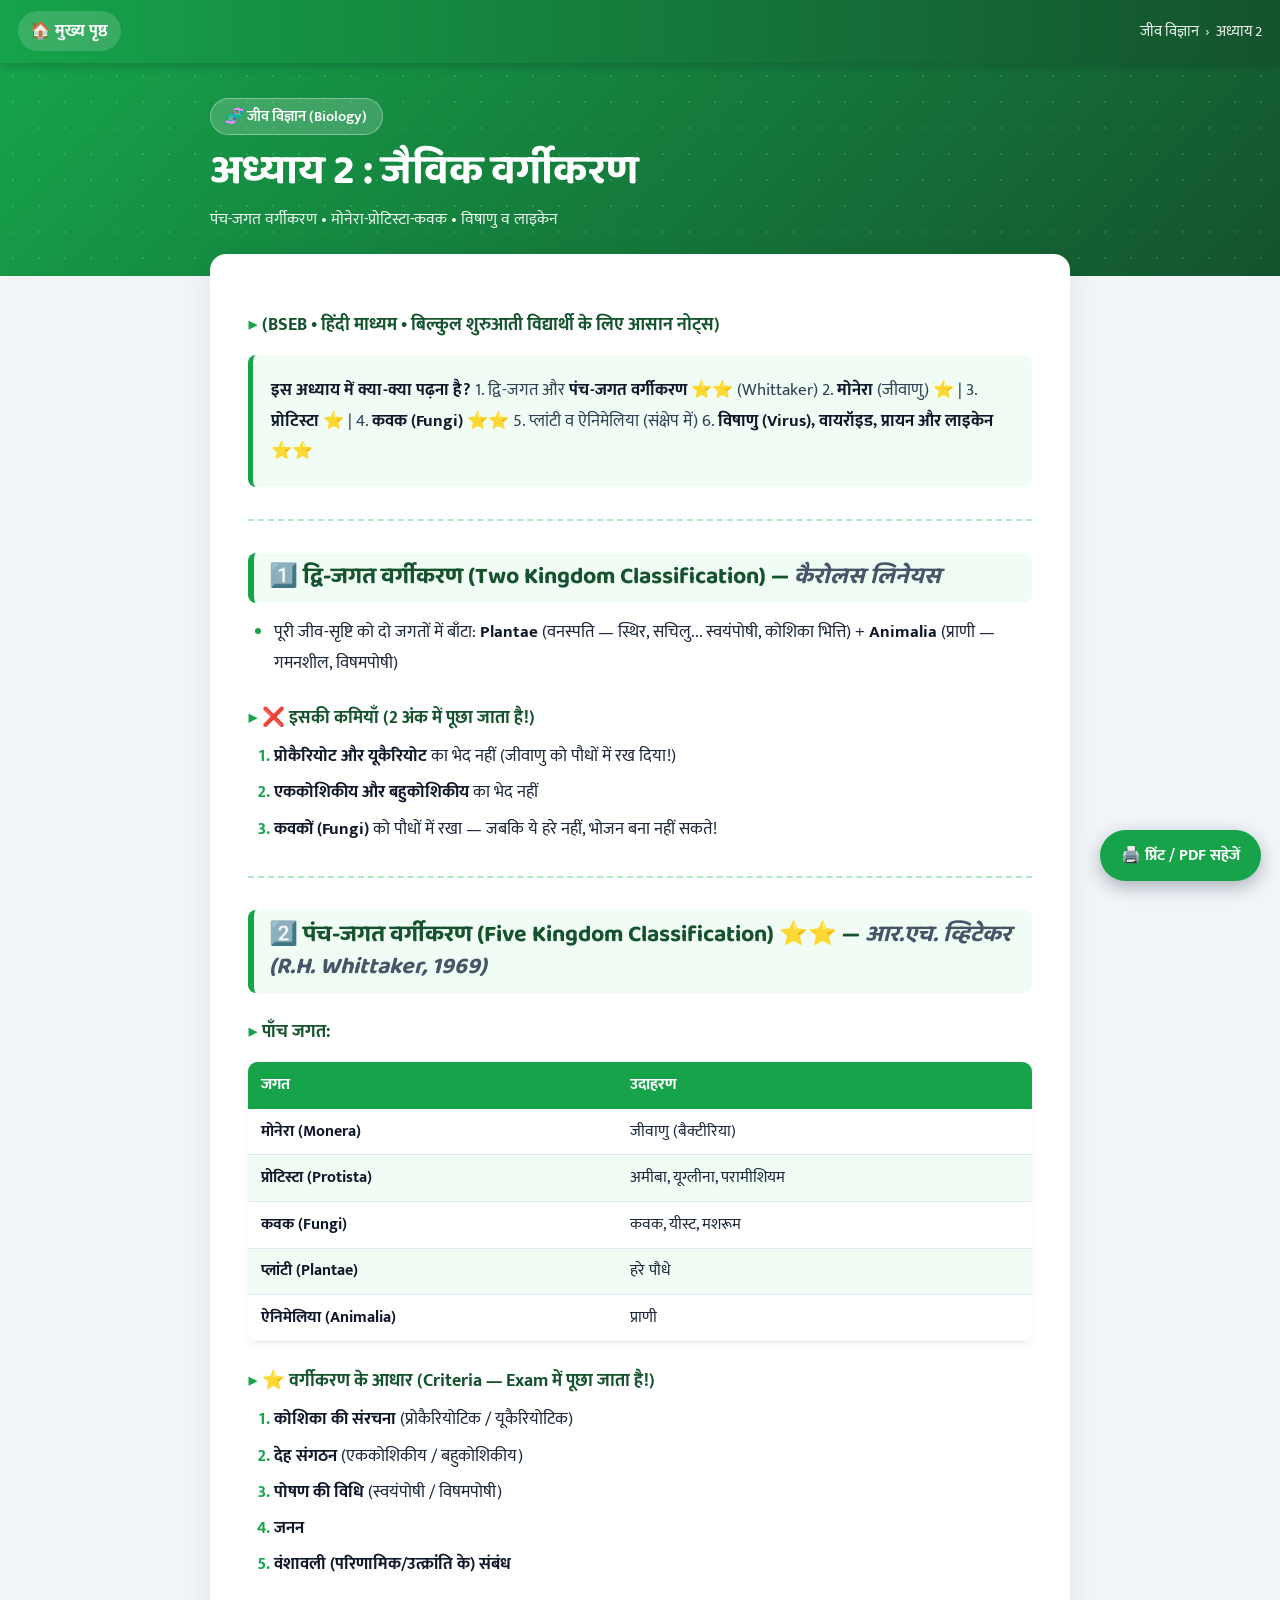
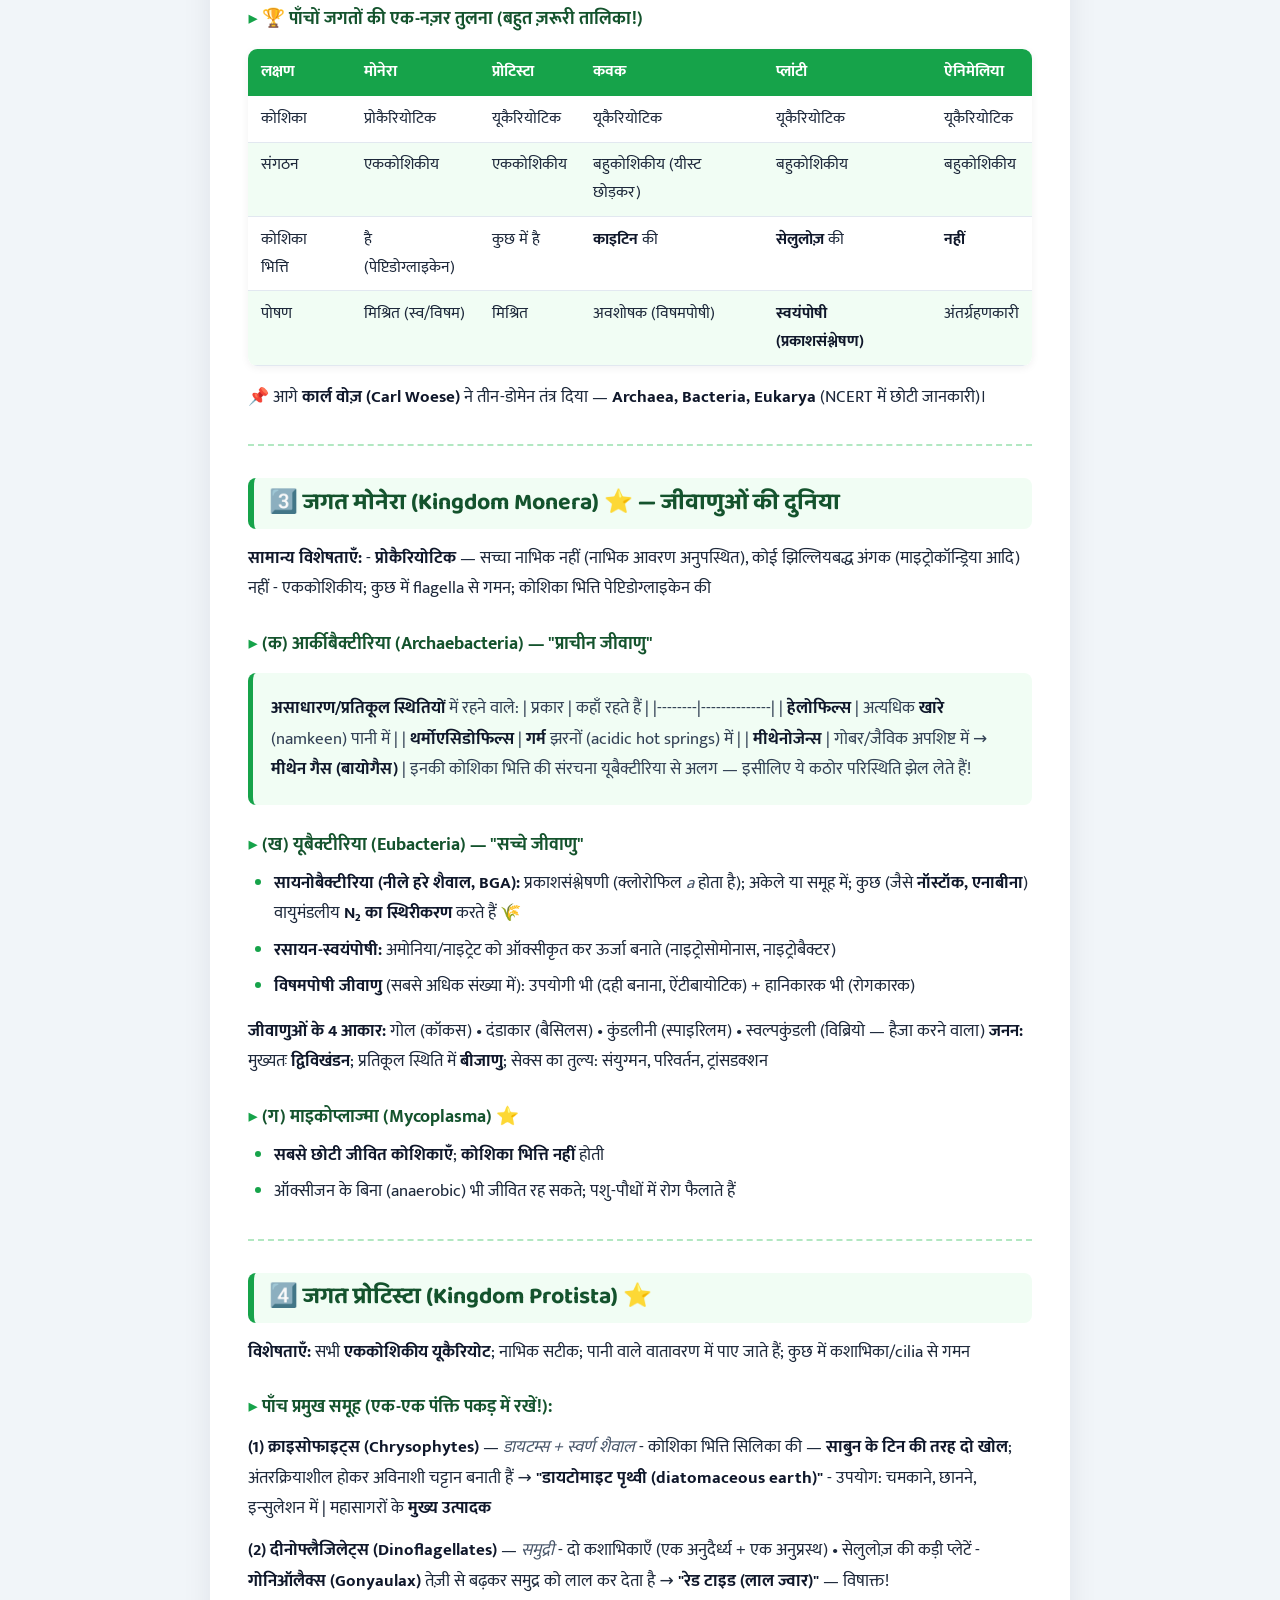
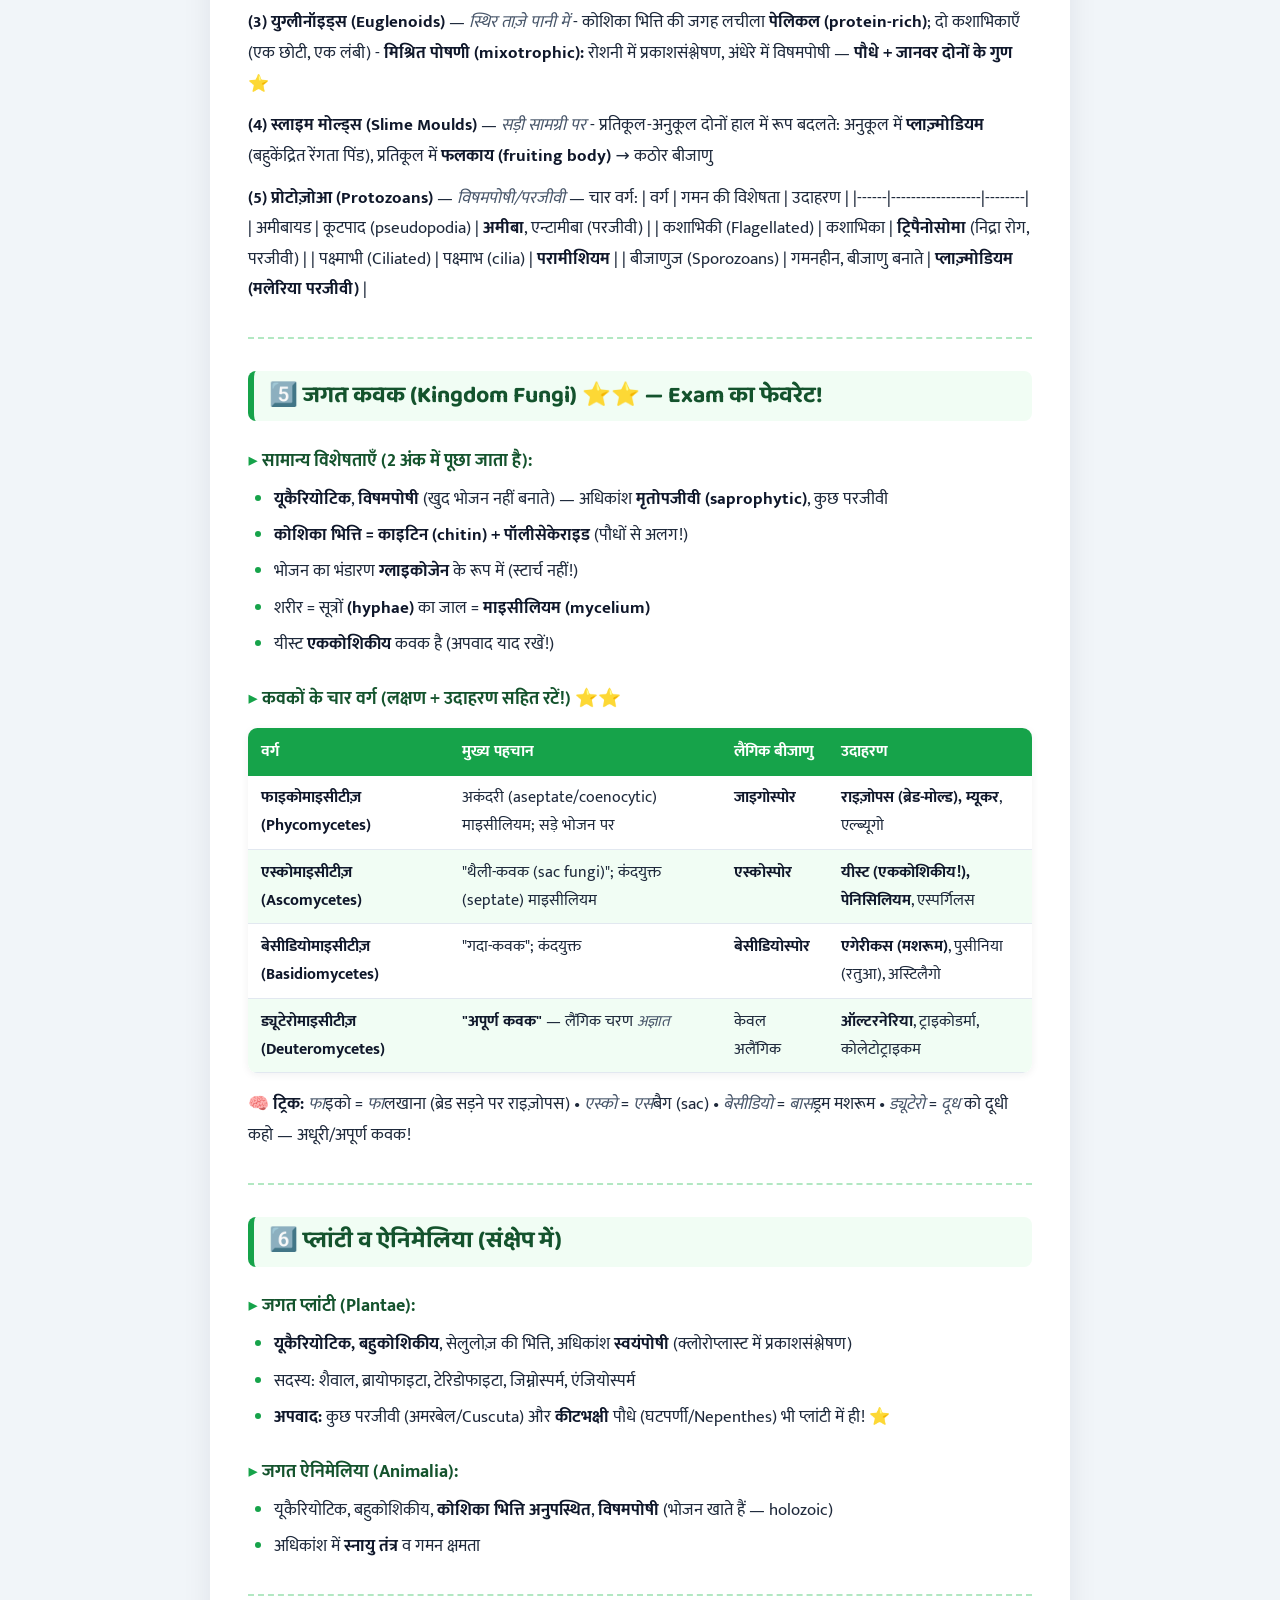
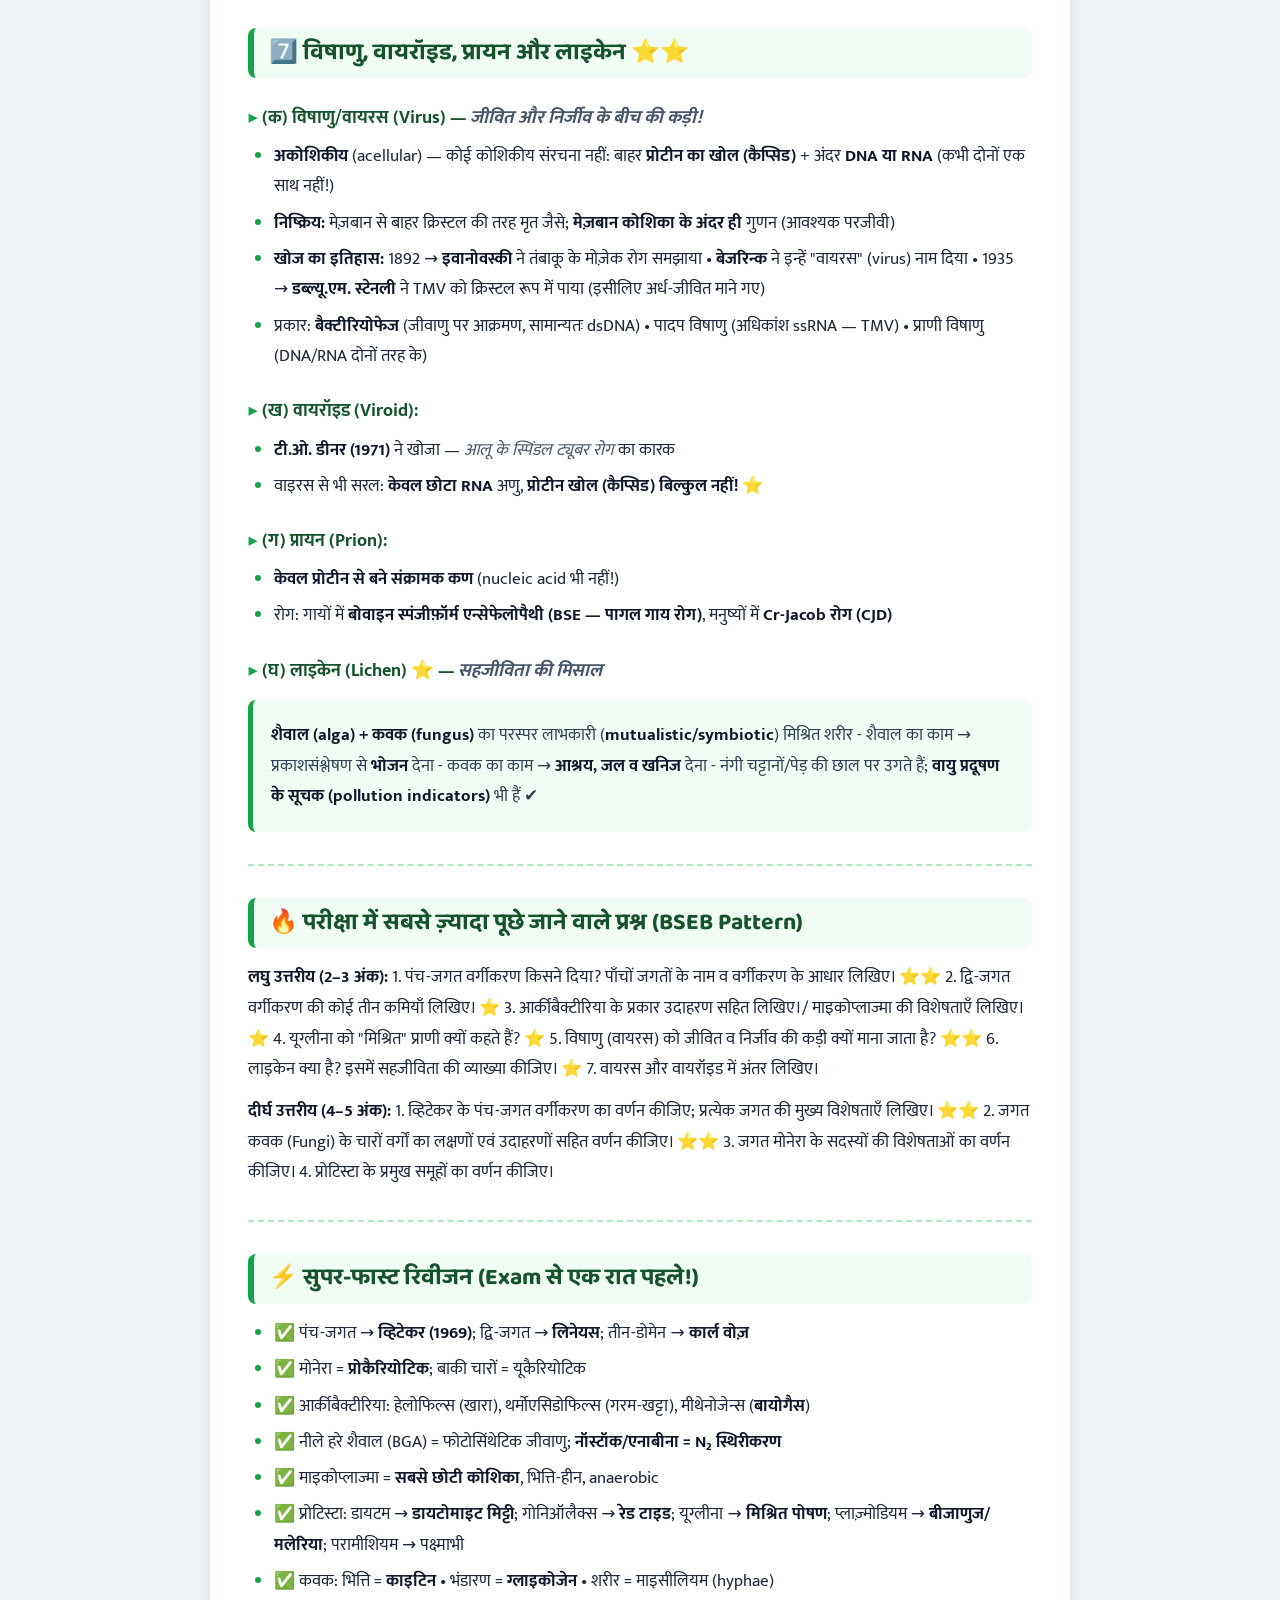
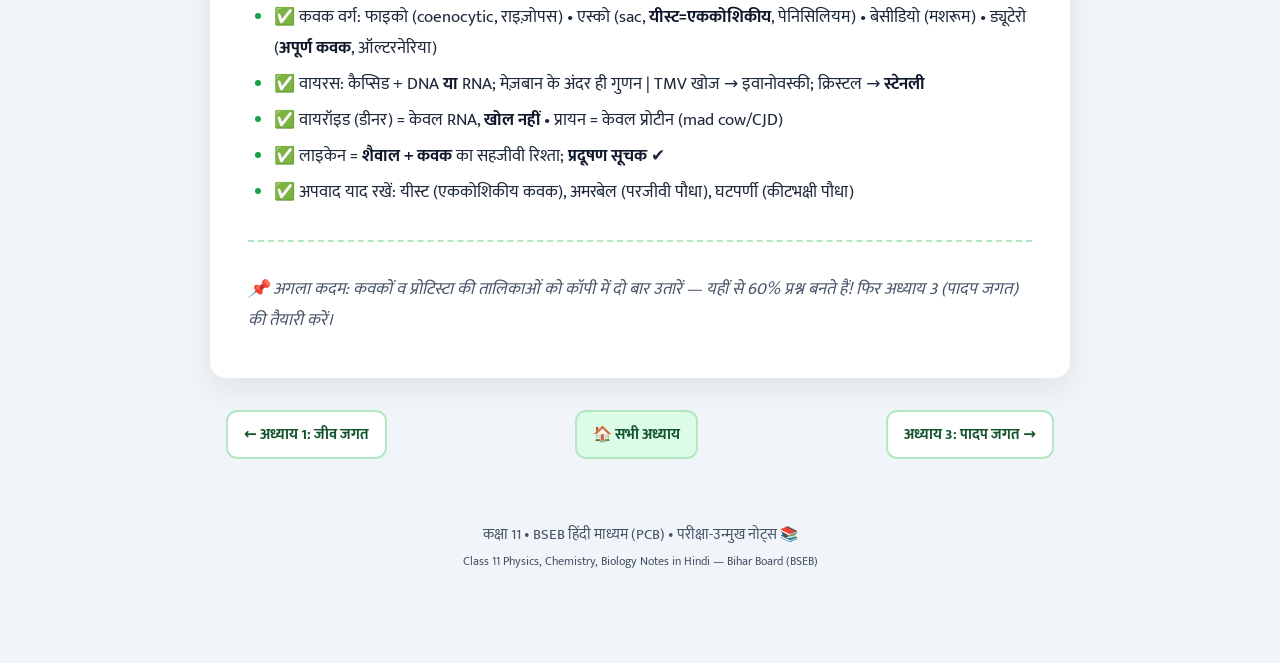
<file: bio-2.html>
<!DOCTYPE html>
<html lang="hi">
<head>
<meta charset="UTF-8">
<meta name="viewport" content="width=device-width, initial-scale=1.0">
<title>जैविक वर्गीकरण (Biological Classification) Notes in Hindi | Class 11 Biology Ch 2 — BSEB</title>

<!-- ==================== SEO TAGS ==================== -->
<meta name="description" content="कक्षा 11 जीव विज्ञान अध्याय 2 जैविक वर्गीकरण के आसान हिंदी नोट्स — व्हिटेकर का पंच-जगत वर्गीकरण, मोनेरा, प्रोटिस्टा, कवक के वर्ग, विषाणु-वायरॉइड-प्रायन और लाइकेन की सहजीविता, सारणीय तुलना।">
<meta name="keywords" content="जैविक वर्गीकरण class 11 notes, biological classification class 11 notes in hindi, class 11 biology chapter 2 notes hindi medium, पंच जगत वर्गीकरण, five kingdom classification in hindi, whittaker classification hindi, मोनेरा प्रोटिस्टा कवक, वायरस नोट्स हिंदी, bseb biology notes">
<meta name="author" content="Class 11 Notes Hub (BSEB PCB)">
<meta name="robots" content="index, follow, max-image-preview:large">
<meta name="theme-color" content="#16a34a">
<meta name="geo.region" content="IN-BR">
<link rel="canonical" href="https://YOUR-USERNAME.github.io/class-11-notes/bio-2.html">
<link rel="alternate" hreflang="hi" href="https://YOUR-USERNAME.github.io/class-11-notes/bio-2.html">
<link rel="alternate" hreflang="x-default" href="https://YOUR-USERNAME.github.io/class-11-notes/bio-2.html">

<!-- Open Graph (WhatsApp/Facebook/Telegram share preview) -->
<meta property="og:type" content="article">
<meta property="og:site_name" content="Class 11 Notes Hub — BSEB हिंदी माध्यम">
<meta property="og:locale" content="hi_IN">
<meta property="og:title" content="जैविक वर्गीकरण (Biological Classification) Notes in Hindi | Class 11 Biology Ch 2 — BSEB">
<meta property="og:description" content="कक्षा 11 जीव विज्ञान अध्याय 2 जैविक वर्गीकरण के आसान हिंदी नोट्स — व्हिटेकर का पंच-जगत वर्गीकरण, मोनेरा, प्रोटिस्टा, कवक के वर्ग, विषाणु-वायरॉइड-प्रायन और लाइकेन की सहजीविता, सारणीय तुलना।">
<meta property="og:url" content="https://YOUR-USERNAME.github.io/class-11-notes/bio-2.html">
<meta property="og:image" content="https://YOUR-USERNAME.github.io/class-11-notes/og-image.jpg">
<meta property="og:image:width" content="1200">
<meta property="og:image:height" content="630">
<meta property="og:image:alt" content="Class 11 हिंदी नोट्स — Physics, Chemistry, Biology">

<!-- Twitter Card -->
<meta name="twitter:card" content="summary_large_image">
<meta name="twitter:title" content="जैविक वर्गीकरण (Biological Classification) Notes in Hindi | Class 11 Biology Ch 2 — BSEB">
<meta name="twitter:description" content="कक्षा 11 जीव विज्ञान अध्याय 2 जैविक वर्गीकरण के आसान हिंदी नोट्स — व्हिटेकर का पंच-जगत वर्गीकरण, मोनेरा, प्रोटिस्टा, कवक के वर्ग, विषाणु-वायरॉइड-प्रायन और लाइकेन की सहजीविता, सारणीय तुलना।">
<meta name="twitter:image" content="https://YOUR-USERNAME.github.io/class-11-notes/og-image.jpg">

<script type="application/ld+json">{"@context": "https://schema.org", "@type": "LearningResource", "headline": "जैविक वर्गीकरण (Biological Classification) Notes in Hindi | Class 11 Biology Ch 2 — BSEB", "description": "कक्षा 11 जीव विज्ञान अध्याय 2 जैविक वर्गीकरण के आसान हिंदी नोट्स — व्हिटेकर का पंच-जगत वर्गीकरण, मोनेरा, प्रोटिस्टा, कवक के वर्ग, विषाणु-वायरॉइड-प्रायन और लाइकेन की सहजीविता, सारणीय तुलना।", "url": "https://YOUR-USERNAME.github.io/class-11-notes/bio-2.html", "inLanguage": "hi", "educationalLevel": "Class 11", "learningResourceType": "Study notes", "teaches": "पंच-जगत वर्गीकरण • मोनेरा-प्रोटिस्टा-कवक • विषाणु व लाइकेन", "about": {"@type": "Thing", "name": "Class 11 Biology Chapter 2: Biological Classification"}, "isPartOf": {"@type": "WebSite", "name": "Class 11 Notes Hub — BSEB हिंदी माध्यम", "url": "https://YOUR-USERNAME.github.io/class-11-notes"}, "author": {"@type": "Organization", "name": "Class 11 Notes Hub (BSEB PCB)"}, "educationalUse": "study", "audience": {"@type": "EducationalAudience", "educationalRole": "student"}}</script>
<script type="application/ld+json">{"@context": "https://schema.org", "@type": "BreadcrumbList", "itemListElement": [{"@type": "ListItem", "position": 1, "name": "Home", "item": "https://YOUR-USERNAME.github.io/class-11-notes/"}, {"@type": "ListItem", "position": 2, "name": "Biology", "item": "https://YOUR-USERNAME.github.io/class-11-notes/"}, {"@type": "ListItem", "position": 3, "name": "Chapter 2: जैविक वर्गीकरण", "item": "https://YOUR-USERNAME.github.io/class-11-notes/bio-2.html"}]}</script>
<!-- ================== SEO TAGS END =================== -->

<link rel="icon" href="data:image/svg+xml,<svg xmlns='http://www.w3.org/2000/svg' viewBox='0 0 100 100'><text y='.9em' font-size='90'>📚</text></svg>">
<link rel="preconnect" href="https://fonts.googleapis.com">
<link rel="preconnect" href="https://fonts.gstatic.com" crossorigin>
<link href="https://fonts.googleapis.com/css2?family=Baloo+2:wght@600;700;800&family=Mukta:wght@400;500;600;700&display=swap" rel="stylesheet">
<link rel="stylesheet" href="style.css">
</head>
<body class="bio">
<header class="topbar">
  <a class="home-link" href="index.html">🏠 मुख्य पृष्ठ</a>
  <span class="crumb">जीव विज्ञान &nbsp;›&nbsp; अध्याय 2</span>
</header>

<section class="chapter-hero">
  <div class="hero-inner">
    <span class="badge">🧬 जीव विज्ञान (Biology)</span>
    <h1>अध्याय 2 : जैविक वर्गीकरण</h1>
    <p class="hero-topics">पंच-जगत वर्गीकरण • मोनेरा-प्रोटिस्टा-कवक • विषाणु व लाइकेन</p>
  </div>
</section>

<main class="content">
<h3>(BSEB • हिंदी माध्यम • बिल्कुल शुरुआती विद्यार्थी के लिए आसान नोट्स)</h3>
<blockquote>
<p><strong>इस अध्याय में क्या-क्या पढ़ना है?</strong>
1. द्वि-जगत और <strong>पंच-जगत वर्गीकरण</strong> ⭐⭐ (Whittaker)
2. <strong>मोनेरा</strong> (जीवाणु) ⭐ | 3. <strong>प्रोटिस्टा</strong> ⭐ | 4. <strong>कवक (Fungi)</strong> ⭐⭐
5. प्लांटी व ऐनिमेलिया (संक्षेप में)
6. <strong>विषाणु (Virus), वायरॉइड, प्रायन और लाइकेन</strong> ⭐⭐</p>
</blockquote>
<hr />
<h2>1️⃣ द्वि-जगत वर्गीकरण (Two Kingdom Classification) — <em>कैरोलस लिनेयस</em></h2>
<ul>
<li>पूरी जीव-सृष्टि को दो जगतों में बाँटा: <strong>Plantae</strong> (वनस्पति — स्थिर, सचिलु... स्वयंपोषी, कोशिका भित्ति) + <strong>Animalia</strong> (प्राणी — गमनशील, विषमपोषी)</li>
</ul>
<h3>❌ इसकी कमियाँ (2 अंक में पूछा जाता है!)</h3>
<ol>
<li><strong>प्रोकैरियोट और यूकैरियोट</strong> का भेद नहीं (जीवाणु को पौधों में रख दिया!)</li>
<li><strong>एककोशिकीय और बहुकोशिकीय</strong> का भेद नहीं</li>
<li><strong>कवकों (Fungi)</strong> को पौधों में रखा — जबकि ये हरे नहीं, भोजन बना नहीं सकते!</li>
</ol>
<hr />
<h2>2️⃣ पंच-जगत वर्गीकरण (Five Kingdom Classification) ⭐⭐ — <em>आर.एच. व्हिटेकर (R.H. Whittaker, 1969)</em></h2>
<h3>पाँच जगत:</h3>
<div class="table-wrap"><table>
<thead>
<tr>
<th>जगत</th>
<th>उदाहरण</th>
</tr>
</thead>
<tbody>
<tr>
<td><strong>मोनेरा (Monera)</strong></td>
<td>जीवाणु (बैक्टीरिया)</td>
</tr>
<tr>
<td><strong>प्रोटिस्टा (Protista)</strong></td>
<td>अमीबा, यूग्लीना, परामीशियम</td>
</tr>
<tr>
<td><strong>कवक (Fungi)</strong></td>
<td>कवक, यीस्ट, मशरूम</td>
</tr>
<tr>
<td><strong>प्लांटी (Plantae)</strong></td>
<td>हरे पौधे</td>
</tr>
<tr>
<td><strong>ऐनिमेलिया (Animalia)</strong></td>
<td>प्राणी</td>
</tr>
</tbody>
</table></div>
<h3>⭐ वर्गीकरण के आधार (Criteria — Exam में पूछा जाता है!)</h3>
<ol>
<li><strong>कोशिका की संरचना</strong> (प्रोकैरियोटिक / यूकैरियोटिक)</li>
<li><strong>देह संगठन</strong> (एककोशिकीय / बहुकोशिकीय)</li>
<li><strong>पोषण की विधि</strong> (स्वयंपोषी / विषमपोषी)</li>
<li><strong>जनन</strong></li>
<li><strong>वंशावली (परिणामिक/उत्क्रांति के) संबंध</strong></li>
</ol>
<h3>🏆 पाँचों जगतों की एक-नज़र तुलना (बहुत ज़रूरी तालिका!)</h3>
<div class="table-wrap"><table>
<thead>
<tr>
<th>लक्षण</th>
<th>मोनेरा</th>
<th>प्रोटिस्टा</th>
<th>कवक</th>
<th>प्लांटी</th>
<th>ऐनिमेलिया</th>
</tr>
</thead>
<tbody>
<tr>
<td>कोशिका</td>
<td>प्रोकैरियोटिक</td>
<td>यूकैरियोटिक</td>
<td>यूकैरियोटिक</td>
<td>यूकैरियोटिक</td>
<td>यूकैरियोटिक</td>
</tr>
<tr>
<td>संगठन</td>
<td>एककोशिकीय</td>
<td>एककोशिकीय</td>
<td>बहुकोशिकीय (यीस्ट छोड़कर)</td>
<td>बहुकोशिकीय</td>
<td>बहुकोशिकीय</td>
</tr>
<tr>
<td>कोशिका भित्ति</td>
<td>है (पेप्टिडोग्लाइकेन)</td>
<td>कुछ में है</td>
<td><strong>काइटिन</strong> की</td>
<td><strong>सेलुलोज़</strong> की</td>
<td><strong>नहीं</strong></td>
</tr>
<tr>
<td>पोषण</td>
<td>मिश्रित (स्व/विषम)</td>
<td>मिश्रित</td>
<td>अवशोषक (विषमपोषी)</td>
<td><strong>स्वयंपोषी (प्रकाशसंश्लेषण)</strong></td>
<td>अंतर्ग्रहणकारी</td>
</tr>
</tbody>
</table></div>
<p>📌 आगे <strong>कार्ल वोज़ (Carl Woese)</strong> ने तीन-डोमेन तंत्र दिया — <strong>Archaea, Bacteria, Eukarya</strong> (NCERT में छोटी जानकारी)।</p>
<hr />
<h2>3️⃣ जगत मोनेरा (Kingdom Monera) ⭐ — जीवाणुओं की दुनिया</h2>
<p><strong>सामान्य विशेषताएँ:</strong>
- <strong>प्रोकैरियोटिक</strong> — सच्चा नाभिक नहीं (नाभिक आवरण अनुपस्थित), कोई झिल्लियबद्ध अंगक (माइट्रोकॉन्ड्रिया आदि) नहीं
- एककोशिकीय; कुछ में flagella से गमन; कोशिका भित्ति पेप्टिडोग्लाइकेन की</p>
<h3>(क) आर्कीबैक्टीरिया (Archaebacteria) — "प्राचीन जीवाणु"</h3>
<blockquote>
<p><strong>असाधारण/प्रतिकूल स्थितियों</strong> में रहने वाले:
| प्रकार | कहाँ रहते हैं |
|--------|--------------|
| <strong>हेलोफिल्स</strong> | अत्यधिक <strong>खारे</strong> (namkeen) पानी में |
| <strong>थर्मोएसिडोफिल्स</strong> | <strong>गर्म</strong> झरनों (acidic hot springs) में |
| <strong>मीथेनोजेन्स</strong> | गोबर/जैविक अपशिष्ट में → <strong>मीथेन गैस (बायोगैस)</strong> |
इनकी कोशिका भित्ति की संरचना यूबैक्टीरिया से अलग — इसीलिए ये कठोर परिस्थिति झेल लेते हैं!</p>
</blockquote>
<h3>(ख) यूबैक्टीरिया (Eubacteria) — "सच्चे जीवाणु"</h3>
<ul>
<li><strong>सायनोबैक्टीरिया (नीले हरे शैवाल, BGA):</strong> प्रकाशसंश्लेषणी (क्लोरोफिल <em>a</em> होता है); अकेले या समूह में; कुछ (जैसे <strong>नॉस्टॉक, एनाबीना</strong>) वायुमंडलीय <strong>N₂ का स्थिरीकरण</strong> करते हैं 🌾</li>
<li><strong>रसायन-स्वयंपोषी:</strong> अमोनिया/नाइट्रेट को ऑक्सीकृत कर ऊर्जा बनाते (नाइट्रोसोमोनास, नाइट्रोबैक्टर)</li>
<li><strong>विषमपोषी जीवाणु</strong> (सबसे अधिक संख्या में): उपयोगी भी (दही बनाना, ऐंटीबायोटिक) + हानिकारक भी (रोगकारक)</li>
</ul>
<p><strong>जीवाणुओं के 4 आकार:</strong> गोल (कॉकस) • दंडाकार (बैसिलस) • कुंडलीनी (स्पाइरिलम) • स्वल्पकुंडली (विब्रियो — हैजा करने वाला)
<strong>जनन:</strong> मुख्यतः <strong>द्विविखंडन</strong>; प्रतिकूल स्थिति में <strong>बीजाणु</strong>; सेक्स का तुल्य: संयुग्मन, परिवर्तन, ट्रांसडक्शन</p>
<h3>(ग) माइकोप्लाज्मा (Mycoplasma) ⭐</h3>
<ul>
<li><strong>सबसे छोटी जीवित कोशिकाएँ</strong>; <strong>कोशिका भित्ति नहीं</strong> होती</li>
<li>ऑक्सीजन के बिना (anaerobic) भी जीवित रह सकते; पशु-पौधों में रोग फैलाते हैं</li>
</ul>
<hr />
<h2>4️⃣ जगत प्रोटिस्टा (Kingdom Protista) ⭐</h2>
<p><strong>विशेषताएँ:</strong> सभी <strong>एककोशिकीय यूकैरियोट</strong>; नाभिक सटीक; पानी वाले वातावरण में पाए जाते हैं; कुछ में कशाभिका/cilia से गमन</p>
<h3>पाँच प्रमुख समूह (एक-एक पंक्ति पकड़ में रखें!):</h3>
<p><strong>(1) क्राइसोफाइट्स (Chrysophytes)</strong> — <em>डायटम्स + स्वर्ण शैवाल</em>
- कोशिका भित्ति सिलिका की — <strong>साबुन के टिन की तरह दो खोल</strong>; अंतरक्रियाशील होकर अविनाशी चट्टान बनाती हैं → <strong>"डायटोमाइट पृथ्वी (diatomaceous earth)"</strong>
- उपयोग: चमकाने, छानने, इन्सुलेशन में | महासागरों के <strong>मुख्य उत्पादक</strong></p>
<p><strong>(2) दीनोफ्लैजिलेट्स (Dinoflagellates)</strong> — <em>समुद्री</em>
- दो कशाभिकाएँ (एक अनुदैर्ध्य + एक अनुप्रस्थ) • सेलुलोज़ की कड़ी प्लेटें
- <strong>गोनिऑलैक्स (Gonyaulax)</strong> तेज़ी से बढ़कर समुद्र को लाल कर देता है → <strong>"रेड टाइड (लाल ज्वार)"</strong> — विषाक्त!</p>
<p><strong>(3) युग्लीनॉइड्स (Euglenoids)</strong> — <em>स्थिर ताज़े पानी में</em>
- कोशिका भित्ति की जगह लचीला <strong>पेलिकल (protein-rich)</strong>; दो कशाभिकाएँ (एक छोटी, एक लंबी)
- <strong>मिश्रित पोषणी (mixotrophic):</strong> रोशनी में प्रकाशसंश्लेषण, अंधेरे में विषमपोषी — <strong>पौधे + जानवर दोनों के गुण</strong> ⭐</p>
<p><strong>(4) स्लाइम मोल्ड्स (Slime Moulds)</strong> — <em>सड़ी सामग्री पर</em>
- प्रतिकूल-अनुकूल दोनों हाल में रूप बदलते: अनुकूल में <strong>प्लाज़्मोडियम</strong> (बहुकेंद्रित रेंगता पिंड), प्रतिकूल में <strong>फलकाय (fruiting body)</strong> → कठोर बीजाणु</p>
<p><strong>(5) प्रोटोज़ोआ (Protozoans)</strong> — <em>विषमपोषी/परजीवी</em> — चार वर्ग:
| वर्ग | गमन की विशेषता | उदाहरण |
|------|------------------|--------|
| अमीबायड | कूटपाद (pseudopodia) | <strong>अमीबा</strong>, एन्टामीबा (परजीवी) |
| कशाभिकी (Flagellated) | कशाभिका | <strong>ट्रिपैनोसोमा</strong> (निद्रा रोग, परजीवी) |
| पक्ष्माभी (Ciliated) | पक्ष्माभ (cilia) | <strong>परामीशियम</strong> |
| बीजाणुज (Sporozoans) | गमनहीन, बीजाणु बनाते | <strong>प्लाज़्मोडियम (मलेरिया परजीवी)</strong> |</p>
<hr />
<h2>5️⃣ जगत कवक (Kingdom Fungi) ⭐⭐ — Exam का फेवरेट!</h2>
<h3>सामान्य विशेषताएँ (2 अंक में पूछा जाता है):</h3>
<ul>
<li><strong>यूकैरियोटिक</strong>, <strong>विषमपोषी</strong> (खुद भोजन नहीं बनाते) — अधिकांश <strong>मृतोपजीवी (saprophytic)</strong>, कुछ परजीवी</li>
<li><strong>कोशिका भित्ति = काइटिन (chitin) + पॉलीसेकेराइड</strong> (पौधों से अलग!)</li>
<li>भोजन का भंडारण <strong>ग्लाइकोजेन</strong> के रूप में (स्टार्च नहीं!)</li>
<li>शरीर = सूत्रों <strong>(hyphae)</strong> का जाल = <strong>माइसीलियम (mycelium)</strong></li>
<li>यीस्ट <strong>एककोशिकीय</strong> कवक है (अपवाद याद रखें!)</li>
</ul>
<h3>कवकों के चार वर्ग (लक्षण + उदाहरण सहित रटें!) ⭐⭐</h3>
<div class="table-wrap"><table>
<thead>
<tr>
<th>वर्ग</th>
<th>मुख्य पहचान</th>
<th>लैंगिक बीजाणु</th>
<th>उदाहरण</th>
</tr>
</thead>
<tbody>
<tr>
<td><strong>फाइकोमाइसीटीज़ (Phycomycetes)</strong></td>
<td>अकंदरी (aseptate/coenocytic) माइसीलियम; सड़े भोजन पर</td>
<td><strong>जाइगोस्पोर</strong></td>
<td><strong>राइज़ोपस (ब्रेड-मोल्ड), म्यूकर</strong>, एल्ब्यूगो</td>
</tr>
<tr>
<td><strong>एस्कोमाइसीटीज़ (Ascomycetes)</strong></td>
<td>"थैली-कवक (sac fungi)"; कंदयुक्त (septate) माइसीलियम</td>
<td><strong>एस्कोस्पोर</strong></td>
<td><strong>यीस्ट (एककोशिकीय!), पेनिसिलियम</strong>, एस्पर्गिलस</td>
</tr>
<tr>
<td><strong>बेसीडियोमाइसीटीज़ (Basidiomycetes)</strong></td>
<td>"गदा-कवक"; कंदयुक्त</td>
<td><strong>बेसीडियोस्पोर</strong></td>
<td><strong>एगेरीकस (मशरूम)</strong>, पुसीनिया (रतुआ), अस्टिलैगो</td>
</tr>
<tr>
<td><strong>ड्यूटेरोमाइसीटीज़ (Deuteromycetes)</strong></td>
<td><strong>"अपूर्ण कवक"</strong> — लैंगिक चरण <em>अज्ञात</em></td>
<td>केवल अलैंगिक</td>
<td><strong>ऑल्टरनेरिया</strong>, ट्राइकोडर्मा, कोलेटोट्राइकम</td>
</tr>
</tbody>
</table></div>
<p>🧠 <strong>ट्रिक:</strong> <em>फा</em>इको = <em>फा</em>लखाना (ब्रेड सड़ने पर राइज़ोपस) • <em>एस्को</em> = <em>एस</em>बैग (sac) • <em>बेसीडियो</em> = <em>बास</em>ड्रम मशरूम • <em>ड्यूटेरो</em> = <em>दूध</em> को दूधी कहो — अधूरी/अपूर्ण कवक!</p>
<hr />
<h2>6️⃣ प्लांटी व ऐनिमेलिया (संक्षेप में)</h2>
<h3>जगत प्लांटी (Plantae):</h3>
<ul>
<li><strong>यूकैरियोटिक, बहुकोशिकीय</strong>, सेलुलोज़ की भित्ति, अधिकांश <strong>स्वयंपोषी</strong> (क्लोरोप्लास्ट में प्रकाशसंश्लेषण)</li>
<li>सदस्य: शैवाल, ब्रायोफाइटा, टेरिडोफाइटा, जिम्नोस्पर्म, एंजियोस्पर्म</li>
<li><strong>अपवाद:</strong> कुछ परजीवी (अमरबेल/Cuscuta) और <strong>कीटभक्षी</strong> पौधे (घटपर्णी/Nepenthes) भी प्लांटी में ही! ⭐</li>
</ul>
<h3>जगत ऐनिमेलिया (Animalia):</h3>
<ul>
<li>यूकैरियोटिक, बहुकोशिकीय, <strong>कोशिका भित्ति अनुपस्थित</strong>, <strong>विषमपोषी</strong> (भोजन खाते हैं — holozoic)</li>
<li>अधिकांश में <strong>स्नायु तंत्र</strong> व गमन क्षमता</li>
</ul>
<hr />
<h2>7️⃣ विषाणु, वायरॉइड, प्रायन और लाइकेन ⭐⭐</h2>
<h3>(क) विषाणु/वायरस (Virus) — <em>जीवित और निर्जीव के बीच की कड़ी!</em></h3>
<ul>
<li><strong>अकोशिकीय</strong> (acellular) — कोई कोशिकीय संरचना नहीं: बाहर <strong>प्रोटीन का खोल (कैप्सिड)</strong> + अंदर <strong>DNA या RNA</strong> (कभी दोनों एक साथ नहीं!)</li>
<li><strong>निष्क्रिय:</strong> मेज़बान से बाहर क्रिस्टल की तरह मृत जैसे; <strong>मेज़बान कोशिका के अंदर ही</strong> गुणन (आवश्यक परजीवी)</li>
<li><strong>खोज का इतिहास:</strong> 1892 → <strong>इवानोवस्की</strong> ने तंबाकू के मोज़ेक रोग समझाया • <strong>बेजरिन्क</strong> ने इन्हें "वायरस" (virus) नाम दिया • 1935 → <strong>डब्ल्यू.एम. स्टेनली</strong> ने TMV को क्रिस्टल रूप में पाया (इसीलिए अर्ध-जीवित माने गए)</li>
<li>प्रकार: <strong>बैक्टीरियोफेज</strong> (जीवाणु पर आक्रमण, सामान्यतः dsDNA) • पादप विषाणु (अधिकांश ssRNA — TMV) • प्राणी विषाणु (DNA/RNA दोनों तरह के)</li>
</ul>
<h3>(ख) वायरॉइड (Viroid):</h3>
<ul>
<li><strong>टी.ओ. डीनर (1971)</strong> ने खोजा — <em>आलू के स्पिंडल ट्यूबर रोग</em> का कारक</li>
<li>वाइरस से भी सरल: <strong>केवल छोटा RNA</strong> अणु, <strong>प्रोटीन खोल (कैप्सिड) बिल्कुल नहीं!</strong> ⭐</li>
</ul>
<h3>(ग) प्रायन (Prion):</h3>
<ul>
<li><strong>केवल प्रोटीन से बने संक्रामक कण</strong> (nucleic acid भी नहीं!)</li>
<li>रोग: गायों में <strong>बोवाइन स्पंजीफ़ॉर्म एन्सेफेलोपैथी (BSE — पागल गाय रोग)</strong>, मनुष्यों में <strong>Cr-Jacob रोग (CJD)</strong></li>
</ul>
<h3>(घ) लाइकेन (Lichen) ⭐ — <em>सहजीविता की मिसाल</em></h3>
<blockquote>
<p><strong>शैवाल (alga) + कवक (fungus)</strong> का परस्पर लाभकारी (<strong>mutualistic/symbiotic</strong>) मिश्रित शरीर
- शैवाल का काम → प्रकाशसंश्लेषण से <strong>भोजन</strong> देना
- कवक का काम → <strong>आश्रय, जल व खनिज</strong> देना
- नंगी चट्टानों/पेड़ की छाल पर उगते हैं; <strong>वायु प्रदूषण के सूचक (pollution indicators)</strong> भी हैं ✔️</p>
</blockquote>
<hr />
<h2>🔥 परीक्षा में सबसे ज़्यादा पूछे जाने वाले प्रश्न (BSEB Pattern)</h2>
<p><strong>लघु उत्तरीय (2–3 अंक):</strong>
1. पंच-जगत वर्गीकरण किसने दिया? पाँचों जगतों के नाम व वर्गीकरण के आधार लिखिए। ⭐⭐
2. द्वि-जगत वर्गीकरण की कोई तीन कमियाँ लिखिए। ⭐
3. आर्कीबैक्टीरिया के प्रकार उदाहरण सहित लिखिए।/ माइकोप्लाज्मा की विशेषताएँ लिखिए। ⭐
4. यूग्लीना को "मिश्रित" प्राणी क्यों कहते हैं? ⭐
5. विषाणु (वायरस) को जीवित व निर्जीव की कड़ी क्यों माना जाता है? ⭐⭐
6. लाइकेन क्या है? इसमें सहजीविता की व्याख्या कीजिए। ⭐
7. वायरस और वायरॉइड में अंतर लिखिए।</p>
<p><strong>दीर्घ उत्तरीय (4–5 अंक):</strong>
1. व्हिटेकर के पंच-जगत वर्गीकरण का वर्णन कीजिए; प्रत्येक जगत की मुख्य विशेषताएँ लिखिए। ⭐⭐
2. जगत कवक (Fungi) के चारों वर्गों का लक्षणों एवं उदाहरणों सहित वर्णन कीजिए। ⭐⭐
3. जगत मोनेरा के सदस्यों की विशेषताओं का वर्णन कीजिए।
4. प्रोटिस्टा के प्रमुख समूहों का वर्णन कीजिए।</p>
<hr />
<h2>⚡ सुपर-फास्ट रिवीजन (Exam से एक रात पहले!)</h2>
<ul>
<li>✅ पंच-जगत → <strong>व्हिटेकर (1969)</strong>; द्वि-जगत → <strong>लिनेयस</strong>; तीन-डोमेन → <strong>कार्ल वोज़</strong></li>
<li>✅ मोनेरा = <strong>प्रोकैरियोटिक</strong>; बाकी चारों = यूकैरियोटिक</li>
<li>✅ आर्कीबैक्टीरिया: हेलोफिल्स (खारा), थर्मोएसिडोफिल्स (गरम-खट्टा), मीथेनोजेन्स (<strong>बायोगैस</strong>) </li>
<li>✅ नीले हरे शैवाल (BGA) = फोटोसिंथेटिक जीवाणु; <strong>नॉस्टॉक/एनाबीना = N₂ स्थिरीकरण</strong></li>
<li>✅ माइकोप्लाज्मा = <strong>सबसे छोटी कोशिका</strong>, भित्ति-हीन, anaerobic</li>
<li>✅ प्रोटिस्टा: डायटम → <strong>डायटोमाइट मिट्टी</strong>; गोनिऑलैक्स → <strong>रेड टाइड</strong>; यूग्लीना → <strong>मिश्रित पोषण</strong>; प्लाज़्मोडियम → <strong>बीजाणुज/मलेरिया</strong>; परामीशियम → पक्ष्माभी</li>
<li>✅ कवक: भित्ति = <strong>काइटिन</strong> • भंडारण = <strong>ग्लाइकोजेन</strong> • शरीर = माइसीलियम (hyphae)</li>
<li>✅ कवक वर्ग: फाइको (coenocytic, राइज़ोपस) • एस्को (sac, <strong>यीस्ट=एककोशिकीय</strong>, पेनिसिलियम) • बेसीडियो (मशरूम) • ड्यूटेरो (<strong>अपूर्ण कवक</strong>, ऑल्टरनेरिया)</li>
<li>✅ वायरस: कैप्सिड + DNA <strong>या</strong> RNA; मेज़बान के अंदर ही गुणन | TMV खोज → इवानोवस्की; क्रिस्टल → <strong>स्टेनली</strong></li>
<li>✅ वायरॉइड (डीनर) = केवल RNA, <strong>खोल नहीं</strong> • प्रायन = केवल प्रोटीन (mad cow/CJD)</li>
<li>✅ लाइकेन = <strong>शैवाल + कवक</strong> का सहजीवी रिश्ता; <strong>प्रदूषण सूचक</strong> ✔️</li>
<li>✅ अपवाद याद रखें: यीस्ट (एककोशिकीय कवक), अमरबेल (परजीवी पौधा), घटपर्णी (कीटभक्षी पौधा)</li>
</ul>
<hr />
<p><em>📌 अगला कदम: कवकों व प्रोटिस्टा की तालिकाओं को कॉपी में दो बार उतारें — यहीं से 60% प्रश्न बनते हैं! फिर अध्याय 3 (पादप जगत) की तैयारी करें।</em></p>
</main>

<nav class="chapter-nav">
  <a class="nav-btn prev" href="bio-1.html">← अध्याय 1: जीव जगत</a>
  <a class="nav-btn home" href="index.html">🏠 सभी अध्याय</a>
  <a class="nav-btn next" href="bio-3.html">अध्याय 3: पादप जगत →</a>
</nav>

<button class="print-btn" onclick="window.print()">🖨️ प्रिंट / PDF सहेजें</button>

<footer class="site-footer">
  कक्षा 11 • BSEB हिंदी माध्यम (PCB) • परीक्षा-उन्मुख नोट्स 📚<br>
  <small>Class 11 Physics, Chemistry, Biology Notes in Hindi — Bihar Board (BSEB)</small>
</footer>
</body>
</html>
</file>
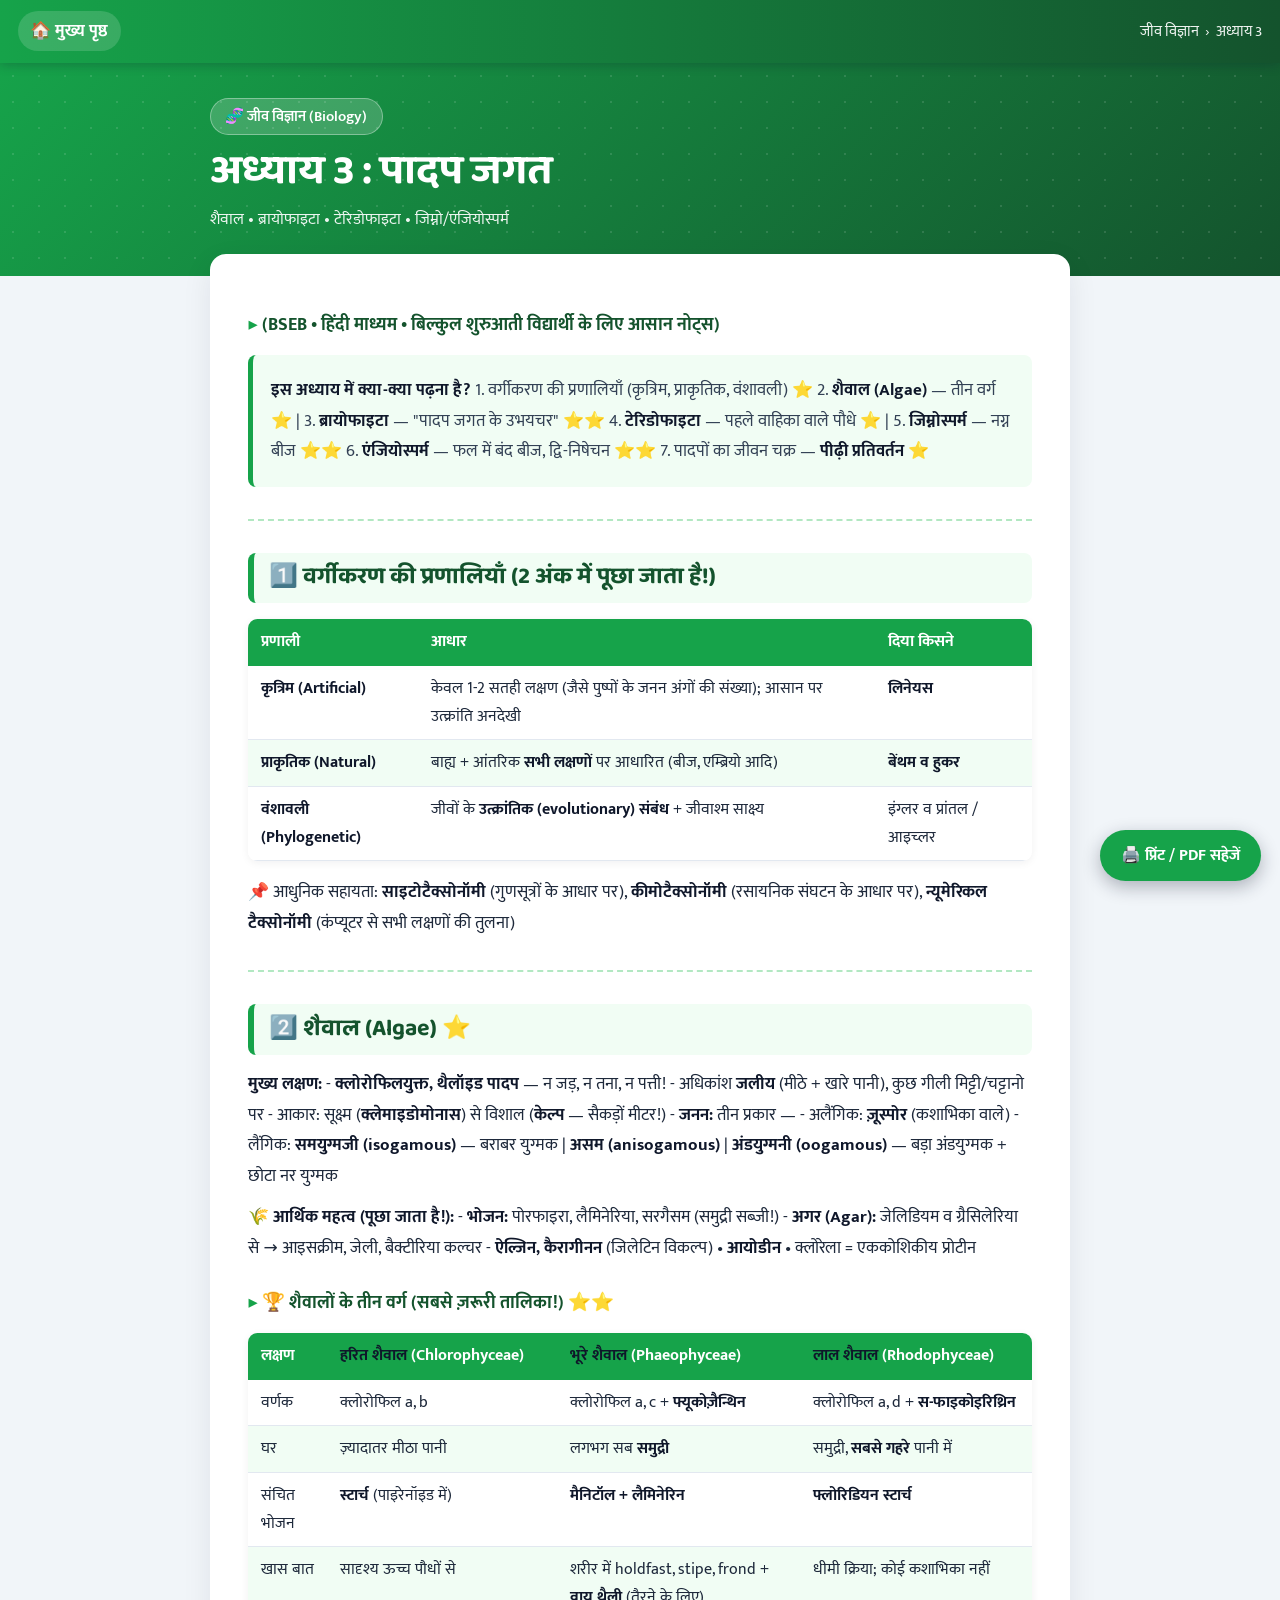
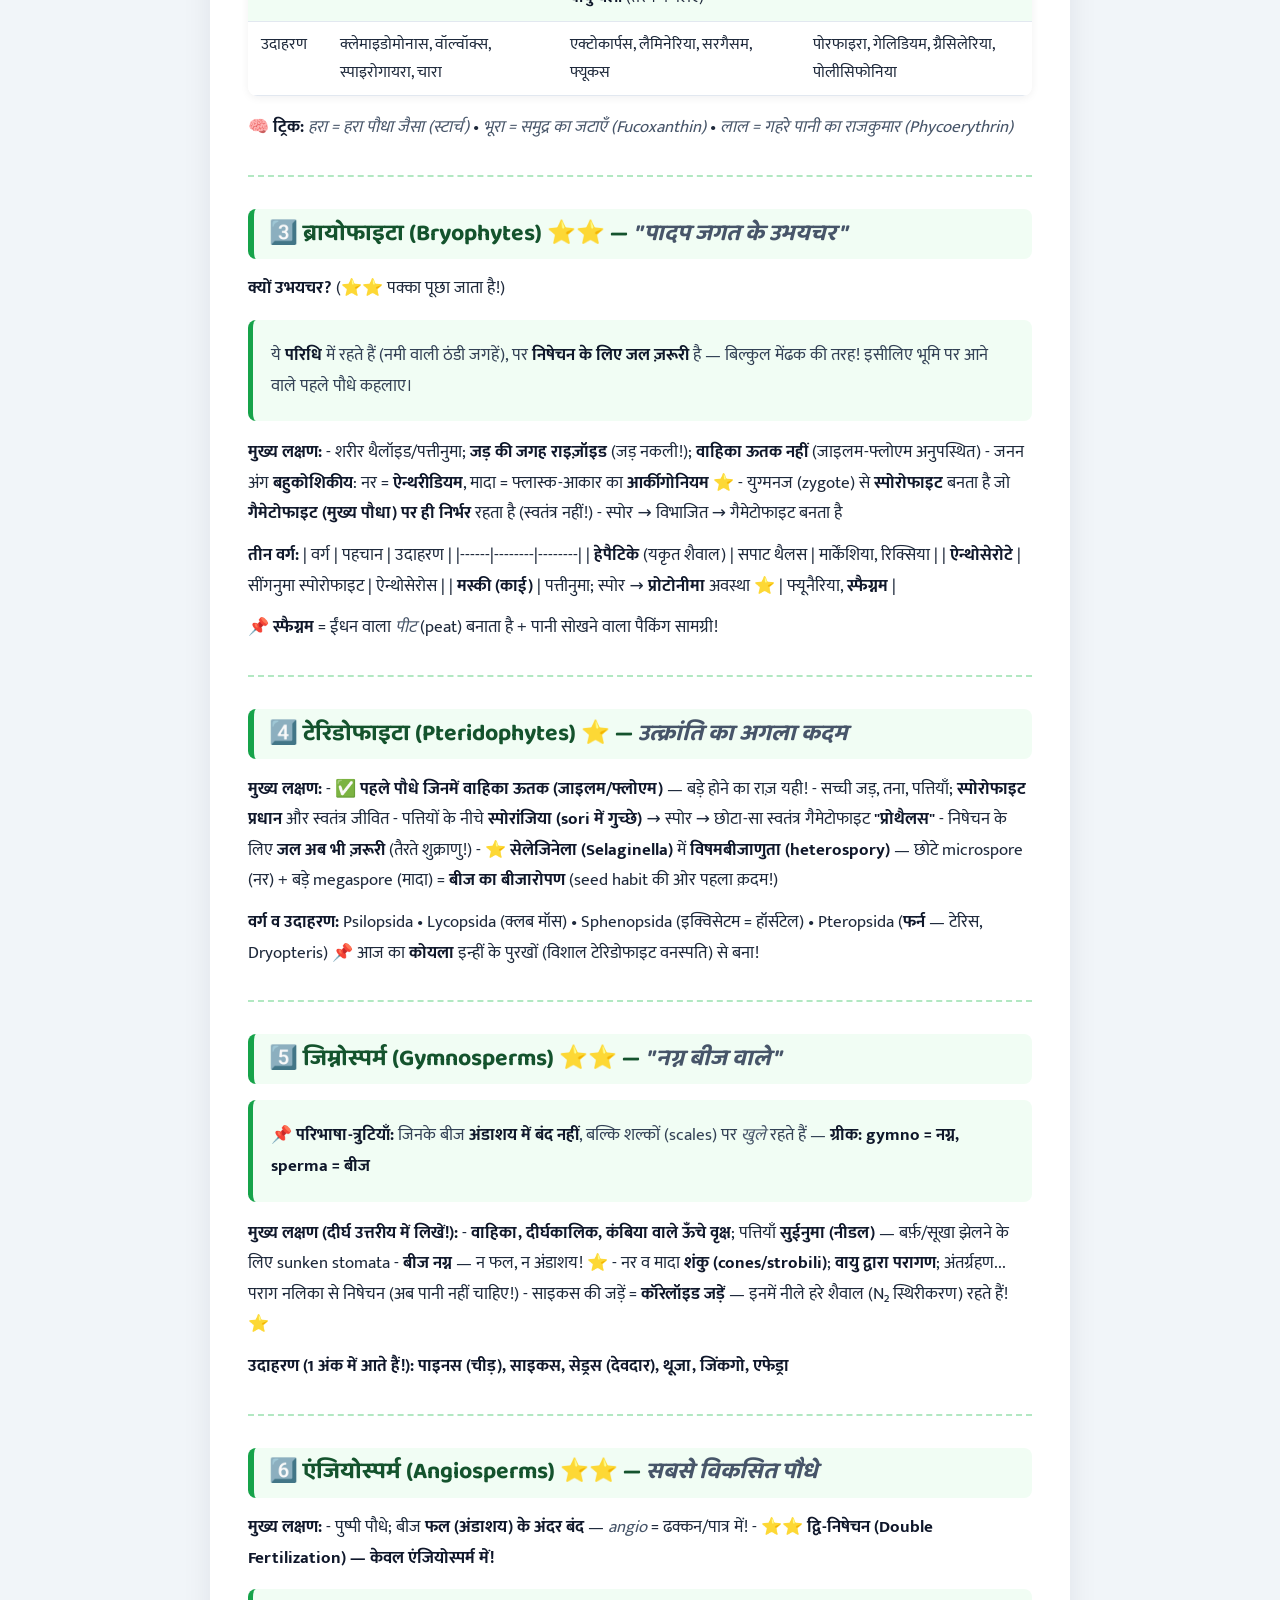
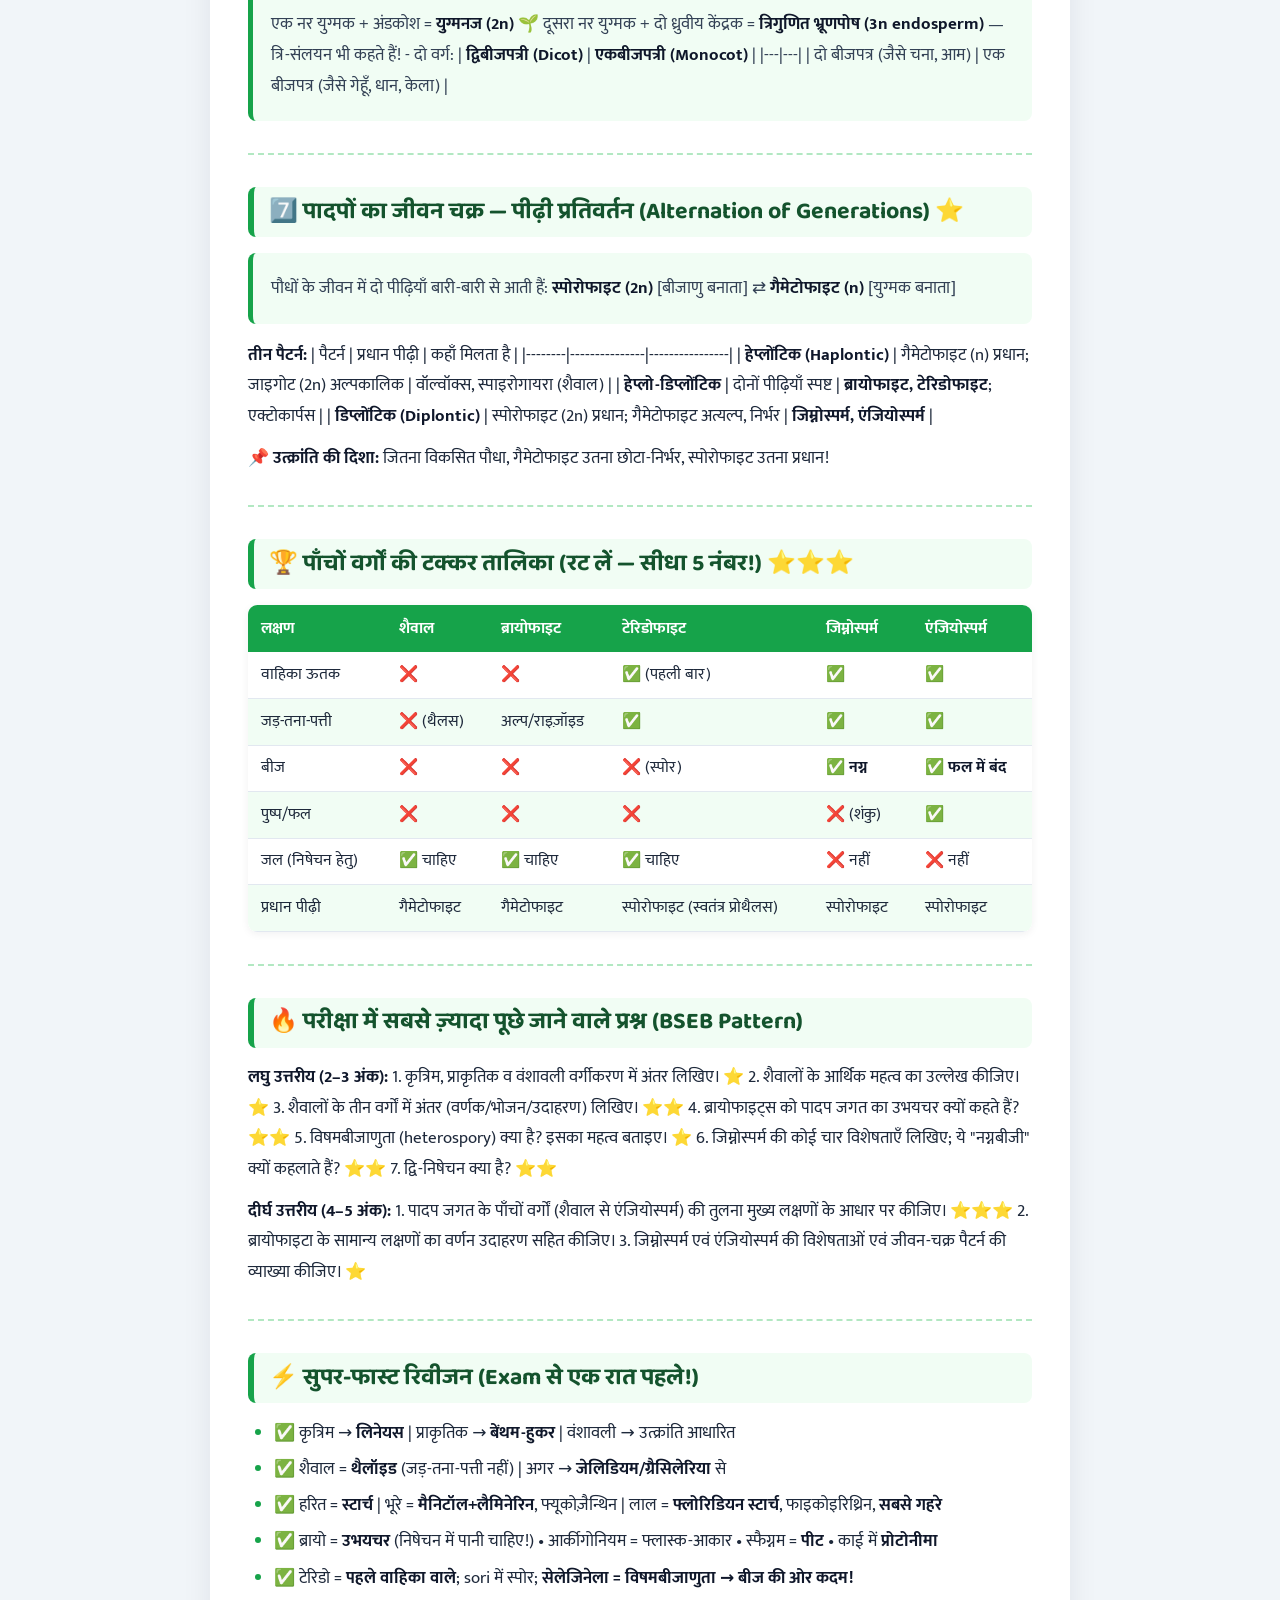
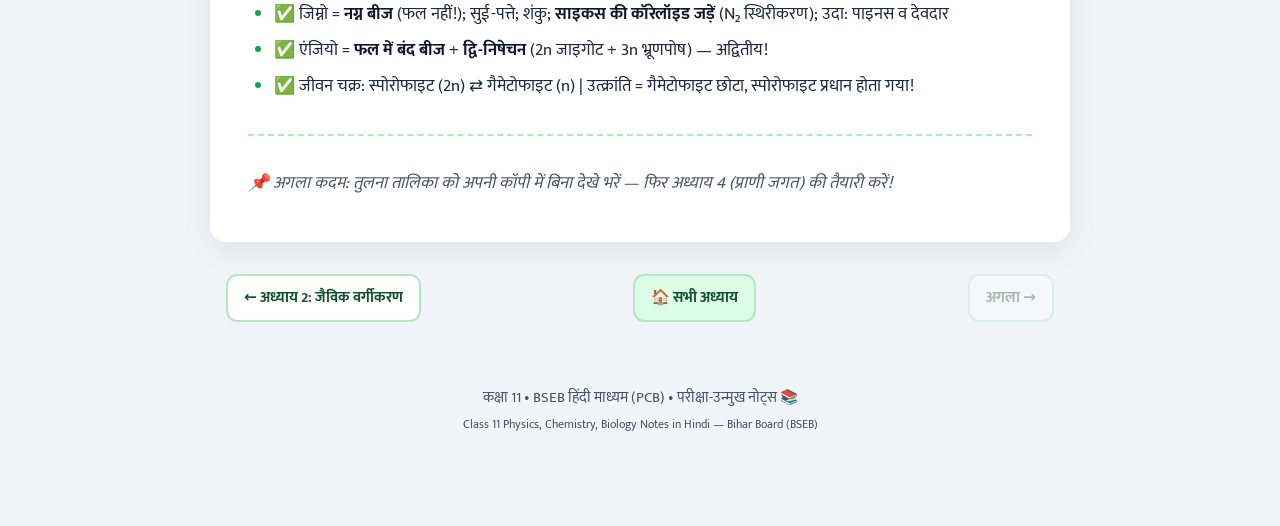
<file: bio-3.html>
<!DOCTYPE html>
<html lang="hi">
<head>
<meta charset="UTF-8">
<meta name="viewport" content="width=device-width, initial-scale=1.0">
<title>पादप जगत (Plant Kingdom) Notes in Hindi | Class 11 Biology Ch 3 — BSEB</title>

<!-- ==================== SEO TAGS ==================== -->
<meta name="description" content="कक्षा 11 जीव विज्ञान अध्याय 3 पादप जगत (Plant Kingdom) के आसान हिंदी नोट्स — शैवाल के तीन वर्ग, ब्रायोफाइटा (उभयचर), टेरिडोफाइटा, जिम्नोस्पर्म व एंजियोस्पर्म, पीढ़ी प्रतिवर्तन, तुलना सारणी।">
<meta name="keywords" content="पादप जगत class 11 notes, plant kingdom class 11 notes in hindi, class 11 biology chapter 3 notes hindi medium, शैवाल के वर्ग, ब्रायोफाइटा नोट्स, टेरिडोफाइटा, जिम्नोस्पर्म, एंजियोस्पर्म, gymnosperms angiosperms hindi, bseb biology notes hindi">
<meta name="author" content="Class 11 Notes Hub (BSEB PCB)">
<meta name="robots" content="index, follow, max-image-preview:large">
<meta name="theme-color" content="#16a34a">
<meta name="geo.region" content="IN-BR">
<link rel="canonical" href="https://YOUR-USERNAME.github.io/class-11-notes/bio-3.html">
<link rel="alternate" hreflang="hi" href="https://YOUR-USERNAME.github.io/class-11-notes/bio-3.html">
<link rel="alternate" hreflang="x-default" href="https://YOUR-USERNAME.github.io/class-11-notes/bio-3.html">

<!-- Open Graph (WhatsApp/Facebook/Telegram share preview) -->
<meta property="og:type" content="article">
<meta property="og:site_name" content="Class 11 Notes Hub — BSEB हिंदी माध्यम">
<meta property="og:locale" content="hi_IN">
<meta property="og:title" content="पादप जगत (Plant Kingdom) Notes in Hindi | Class 11 Biology Ch 3 — BSEB">
<meta property="og:description" content="कक्षा 11 जीव विज्ञान अध्याय 3 पादप जगत (Plant Kingdom) के आसान हिंदी नोट्स — शैवाल के तीन वर्ग, ब्रायोफाइटा (उभयचर), टेरिडोफाइटा, जिम्नोस्पर्म व एंजियोस्पर्म, पीढ़ी प्रतिवर्तन, तुलना सारणी।">
<meta property="og:url" content="https://YOUR-USERNAME.github.io/class-11-notes/bio-3.html">
<meta property="og:image" content="https://YOUR-USERNAME.github.io/class-11-notes/og-image.jpg">
<meta property="og:image:width" content="1200">
<meta property="og:image:height" content="630">
<meta property="og:image:alt" content="Class 11 हिंदी नोट्स — Physics, Chemistry, Biology">

<!-- Twitter Card -->
<meta name="twitter:card" content="summary_large_image">
<meta name="twitter:title" content="पादप जगत (Plant Kingdom) Notes in Hindi | Class 11 Biology Ch 3 — BSEB">
<meta name="twitter:description" content="कक्षा 11 जीव विज्ञान अध्याय 3 पादप जगत (Plant Kingdom) के आसान हिंदी नोट्स — शैवाल के तीन वर्ग, ब्रायोफाइटा (उभयचर), टेरिडोफाइटा, जिम्नोस्पर्म व एंजियोस्पर्म, पीढ़ी प्रतिवर्तन, तुलना सारणी।">
<meta name="twitter:image" content="https://YOUR-USERNAME.github.io/class-11-notes/og-image.jpg">

<script type="application/ld+json">{"@context": "https://schema.org", "@type": "LearningResource", "headline": "पादप जगत (Plant Kingdom) Notes in Hindi | Class 11 Biology Ch 3 — BSEB", "description": "कक्षा 11 जीव विज्ञान अध्याय 3 पादप जगत (Plant Kingdom) के आसान हिंदी नोट्स — शैवाल के तीन वर्ग, ब्रायोफाइटा (उभयचर), टेरिडोफाइटा, जिम्नोस्पर्म व एंजियोस्पर्म, पीढ़ी प्रतिवर्तन, तुलना सारणी।", "url": "https://YOUR-USERNAME.github.io/class-11-notes/bio-3.html", "inLanguage": "hi", "educationalLevel": "Class 11", "learningResourceType": "Study notes", "teaches": "शैवाल • ब्रायोफाइटा • टेरिडोफाइटा • जिम्नो/एंजियोस्पर्म", "about": {"@type": "Thing", "name": "Class 11 Biology Chapter 3: Plant Kingdom"}, "isPartOf": {"@type": "WebSite", "name": "Class 11 Notes Hub — BSEB हिंदी माध्यम", "url": "https://YOUR-USERNAME.github.io/class-11-notes"}, "author": {"@type": "Organization", "name": "Class 11 Notes Hub (BSEB PCB)"}, "educationalUse": "study", "audience": {"@type": "EducationalAudience", "educationalRole": "student"}}</script>
<script type="application/ld+json">{"@context": "https://schema.org", "@type": "BreadcrumbList", "itemListElement": [{"@type": "ListItem", "position": 1, "name": "Home", "item": "https://YOUR-USERNAME.github.io/class-11-notes/"}, {"@type": "ListItem", "position": 2, "name": "Biology", "item": "https://YOUR-USERNAME.github.io/class-11-notes/"}, {"@type": "ListItem", "position": 3, "name": "Chapter 3: पादप जगत", "item": "https://YOUR-USERNAME.github.io/class-11-notes/bio-3.html"}]}</script>
<!-- ================== SEO TAGS END =================== -->

<link rel="icon" href="data:image/svg+xml,<svg xmlns='http://www.w3.org/2000/svg' viewBox='0 0 100 100'><text y='.9em' font-size='90'>📚</text></svg>">
<link rel="preconnect" href="https://fonts.googleapis.com">
<link rel="preconnect" href="https://fonts.gstatic.com" crossorigin>
<link href="https://fonts.googleapis.com/css2?family=Baloo+2:wght@600;700;800&family=Mukta:wght@400;500;600;700&display=swap" rel="stylesheet">
<link rel="stylesheet" href="style.css">
</head>
<body class="bio">
<header class="topbar">
  <a class="home-link" href="index.html">🏠 मुख्य पृष्ठ</a>
  <span class="crumb">जीव विज्ञान &nbsp;›&nbsp; अध्याय 3</span>
</header>

<section class="chapter-hero">
  <div class="hero-inner">
    <span class="badge">🧬 जीव विज्ञान (Biology)</span>
    <h1>अध्याय 3 : पादप जगत</h1>
    <p class="hero-topics">शैवाल • ब्रायोफाइटा • टेरिडोफाइटा • जिम्नो/एंजियोस्पर्म</p>
  </div>
</section>

<main class="content">
<h3>(BSEB • हिंदी माध्यम • बिल्कुल शुरुआती विद्यार्थी के लिए आसान नोट्स)</h3>
<blockquote>
<p><strong>इस अध्याय में क्या-क्या पढ़ना है?</strong>
1. वर्गीकरण की प्रणालियाँ (कृत्रिम, प्राकृतिक, वंशावली) ⭐
2. <strong>शैवाल (Algae)</strong> — तीन वर्ग ⭐ | 3. <strong>ब्रायोफाइटा</strong> — "पादप जगत के उभयचर" ⭐⭐
4. <strong>टेरिडोफाइटा</strong> — पहले वाहिका वाले पौधे ⭐ | 5. <strong>जिम्नोस्पर्म</strong> — नग्न बीज ⭐⭐
6. <strong>एंजियोस्पर्म</strong> — फल में बंद बीज, द्वि-निषेचन ⭐⭐
7. पादपों का जीवन चक्र — <strong>पीढ़ी प्रतिवर्तन</strong> ⭐</p>
</blockquote>
<hr />
<h2>1️⃣ वर्गीकरण की प्रणालियाँ (2 अंक में पूछा जाता है!)</h2>
<div class="table-wrap"><table>
<thead>
<tr>
<th>प्रणाली</th>
<th>आधार</th>
<th>दिया किसने</th>
</tr>
</thead>
<tbody>
<tr>
<td><strong>कृत्रिम (Artificial)</strong></td>
<td>केवल 1-2 सतही लक्षण (जैसे पुष्पों के जनन अंगों की संख्या); आसान पर उत्क्रांति अनदेखी</td>
<td><strong>लिनेयस</strong></td>
</tr>
<tr>
<td><strong>प्राकृतिक (Natural)</strong></td>
<td>बाह्य + आंतरिक <strong>सभी लक्षणों</strong> पर आधारित (बीज, एम्ब्रियो आदि)</td>
<td><strong>बेंथम व हुकर</strong></td>
</tr>
<tr>
<td><strong>वंशावली (Phylogenetic)</strong></td>
<td>जीवों के <strong>उत्क्रांतिक (evolutionary) संबंध</strong> + जीवाश्म साक्ष्य</td>
<td>इंग्लर व प्रांतल / आइच्लर</td>
</tr>
</tbody>
</table></div>
<p>📌 आधुनिक सहायता: <strong>साइटोटैक्सोनॉमी</strong> (गुणसूत्रों के आधार पर), <strong>कीमोटैक्सोनॉमी</strong> (रसायनिक संघटन के आधार पर), <strong>न्यूमेरिकल टैक्सोनॉमी</strong> (कंप्यूटर से सभी लक्षणों की तुलना)</p>
<hr />
<h2>2️⃣ शैवाल (Algae) ⭐</h2>
<p><strong>मुख्य लक्षण:</strong>
- <strong>क्लोरोफिलयुक्त, थैलॉइड पादप</strong> — न जड़, न तना, न पत्ती!
- अधिकांश <strong>जलीय</strong> (मीठे + खारे पानी), कुछ गीली मिट्टी/चट्टानो पर
- आकार: सूक्ष्म (<strong>क्लेमाइडोमोनास</strong>) से विशाल (<strong>केल्प</strong> — सैकड़ों मीटर!)
- <strong>जनन:</strong> तीन प्रकार — 
  - अलैंगिक: <strong>ज़ूस्पोर</strong> (कशाभिका वाले)
  - लैंगिक: <strong>समयुग्मजी (isogamous)</strong> — बराबर युग्मक | <strong>असम (anisogamous)</strong> | <strong>अंडयुग्मनी (oogamous)</strong> — बड़ा अंडयुग्मक + छोटा नर युग्मक</p>
<p><strong>🌾 आर्थिक महत्व (पूछा जाता है!):</strong>
- <strong>भोजन:</strong> पोरफाइरा, लैमिनेरिया, सरगैसम (समुद्री सब्ज़ी!)
- <strong>अगर (Agar):</strong> जेलिडियम व ग्रैसिलेरिया से → आइसक्रीम, जेली, बैक्टीरिया कल्चर
- <strong>ऐल्जिन, कैरागीनन</strong> (जिलेटिन विकल्प) • <strong>आयोडीन</strong> • क्लोरेला = एककोशिकीय प्रोटीन</p>
<h3>🏆 शैवालों के तीन वर्ग (सबसे ज़रूरी तालिका!) ⭐⭐</h3>
<div class="table-wrap"><table>
<thead>
<tr>
<th>लक्षण</th>
<th><strong>हरित शैवाल</strong> (Chlorophyceae)</th>
<th><strong>भूरे शैवाल</strong> (Phaeophyceae)</th>
<th><strong>लाल शैवाल</strong> (Rhodophyceae)</th>
</tr>
</thead>
<tbody>
<tr>
<td>वर्णक</td>
<td>क्लोरोफिल a, b</td>
<td>क्लोरोफिल a, c + <strong>फ्यूकोज़ैन्थिन</strong></td>
<td>क्लोरोफिल a, d + <strong>स-फाइकोइरिथ्रिन</strong></td>
</tr>
<tr>
<td>घर</td>
<td>ज़्यादातर मीठा पानी</td>
<td>लगभग सब <strong>समुद्री</strong></td>
<td>समुद्री, <strong>सबसे गहरे</strong> पानी में</td>
</tr>
<tr>
<td>संचित भोजन</td>
<td><strong>स्टार्च</strong> (पाइरेनॉइड में)</td>
<td><strong>मैनिटॉल + लैमिनेरिन</strong></td>
<td><strong>फ्लोरिडियन स्टार्च</strong></td>
</tr>
<tr>
<td>खास बात</td>
<td>सादृश्य ऊच्च पौधों से</td>
<td>शरीर में holdfast, stipe, frond + <strong>वायु थैली</strong> (तैरने के लिए)</td>
<td>धीमी क्रिया; कोई कशाभिका नहीं</td>
</tr>
<tr>
<td>उदाहरण</td>
<td>क्लेमाइडोमोनास, वॉल्वॉक्स, स्पाइरोगायरा, चारा</td>
<td>एक्टोकार्पस, लैमिनेरिया, सरगैसम, फ्यूकस</td>
<td>पोरफाइरा, गेलिडियम, ग्रैसिलेरिया, पोलीसिफोनिया</td>
</tr>
</tbody>
</table></div>
<p>🧠 <strong>ट्रिक:</strong> <em>हरा = हरा पौधा जैसा (स्टार्च)</em> • <em>भूरा = समुद्र का जटाएँ (Fucoxanthin)</em> • <em>लाल = गहरे पानी का राजकुमार (Phycoerythrin)</em></p>
<hr />
<h2>3️⃣ ब्रायोफाइटा (Bryophytes) ⭐⭐ — <em>"पादप जगत के उभयचर"</em></h2>
<p><strong>क्यों उभयचर?</strong> (⭐⭐ पक्का पूछा जाता है!)</p>
<blockquote>
<p>ये <strong>परिधि</strong> में रहते हैं (नमी वाली ठंडी जगहें), पर <strong>निषेचन के लिए जल ज़रूरी</strong> है — बिल्कुल मेंढक की तरह! इसीलिए भूमि पर आने वाले पहले पौधे कहलाए।</p>
</blockquote>
<p><strong>मुख्य लक्षण:</strong>
- शरीर थैलॉइड/पत्तीनुमा; <strong>जड़ की जगह राइज़ॉइड</strong> (जड़ नकली!); <strong>वाहिका ऊतक नहीं</strong> (जाइलम-फ्लोएम अनुपस्थित)
- जनन अंग <strong>बहुकोशिकीय</strong>: नर = <strong>ऐन्थरीडियम</strong>, मादा = फ्लास्क-आकार का <strong>आर्कीगोनियम</strong> ⭐
- युग्मनज (zygote) से <strong>स्पोरोफाइट</strong> बनता है जो <strong>गैमेटोफाइट (मुख्य पौधा) पर ही निर्भर</strong> रहता है (स्वतंत्र नहीं!)
- स्पोर → विभाजित → गैमेटोफाइट बनता है</p>
<p><strong>तीन वर्ग:</strong>
| वर्ग | पहचान | उदाहरण |
|------|--------|--------|
| <strong>हेपैटिके</strong> (यकृत शैवाल) | सपाट थैलस | मार्केंशिया, रिक्सिया |
| <strong>ऐन्थोसेरोटे</strong> | सींगनुमा स्पोरोफाइट | ऐन्थोसेरोस |
| <strong>मस्की (काई)</strong> | पत्तीनुमा; स्पोर → <strong>प्रोटोनीमा</strong> अवस्था ⭐ | फ्यूनैरिया, <strong>स्फैग्नम</strong> |</p>
<p>📌 <strong>स्फैग्नम</strong> = ईंधन वाला <em>पीट</em> (peat) बनाता है + पानी सोखने वाला पैकिंग सामग्री!</p>
<hr />
<h2>4️⃣ टेरिडोफाइटा (Pteridophytes) ⭐ — <em>उत्क्रांति का अगला कदम</em></h2>
<p><strong>मुख्य लक्षण:</strong>
- ✅ <strong>पहले पौधे जिनमें वाहिका ऊतक (जाइलम/फ्लोएम)</strong> — बड़े होने का राज़ यही!
- सच्ची जड़, तना, पत्तियाँ; <strong>स्पोरोफाइट प्रधान</strong> और स्वतंत्र जीवित
- पत्तियों के नीचे <strong>स्पोरांजिया (sori में गुच्छे)</strong> → स्पोर → छोटा-सा स्वतंत्र गैमेटोफाइट <strong>"प्रोथैलस"</strong>
- निषेचन के लिए <strong>जल अब भी ज़रूरी</strong> (तैरते शुक्राणु!)
- ⭐ <strong>सेलेजिनेला (Selaginella)</strong> में <strong>विषमबीजाणुता (heterospory)</strong> — छोटे microspore (नर) + बड़े megaspore (मादा) = <strong>बीज का बीजारोपण</strong> (seed habit की ओर पहला क़दम!)</p>
<p><strong>वर्ग व उदाहरण:</strong> Psilopsida • Lycopsida (क्लब मॉस) • Sphenopsida (इक्विसेटम = हॉर्सटेल) • Pteropsida (<strong>फर्न</strong> — टेरिस, Dryopteris)
📌 आज का <strong>कोयला</strong> इन्हीं के पुरखों (विशाल टेरिडोफाइट वनस्पति) से बना!</p>
<hr />
<h2>5️⃣ जिम्नोस्पर्म (Gymnosperms) ⭐⭐ — <em>"नग्न बीज वाले"</em></h2>
<blockquote>
<p>📌 <strong>परिभाषा-त्रुटियाँ:</strong> जिनके बीज <strong>अंडाशय में बंद नहीं</strong>, बल्कि शल्कों (scales) पर <em>खुले</em> रहते हैं — <strong>ग्रीक: gymno = नग्न, sperma = बीज</strong></p>
</blockquote>
<p><strong>मुख्य लक्षण (दीर्घ उत्तरीय में लिखें!):</strong>
- <strong>वाहिका, दीर्घकालिक, कंबिया वाले ऊँचे वृक्ष</strong>; पत्तियाँ <strong>सुईनुमा (नीडल)</strong> — बर्फ़/सूखा झेलने के लिए sunken stomata
- <strong>बीज नग्न</strong> — न फल, न अंडाशय! ⭐
- नर व मादा <strong>शंकु (cones/strobili)</strong>; <strong>वायु द्वारा परागण</strong>; अंतर्ग्रहण... पराग नलिका से निषेचन (अब पानी नहीं चाहिए!)
- साइकस की जड़ें = <strong>कॉरेलॉइड जड़ें</strong> — इनमें नीले हरे शैवाल (N₂ स्थिरीकरण) रहते हैं! ⭐</p>
<p><strong>उदाहरण (1 अंक में आते हैं!):</strong> <strong>पाइनस (चीड़), साइकस, सेड्रस (देवदार), थूजा, जिंकगो, एफेड्रा</strong></p>
<hr />
<h2>6️⃣ एंजियोस्पर्म (Angiosperms) ⭐⭐ — <em>सबसे विकसित पौधे</em></h2>
<p><strong>मुख्य लक्षण:</strong>
- पुष्पी पौधे; बीज <strong>फल (अंडाशय) के अंदर बंद</strong> — <em>angio</em> = ढक्कन/पात्र में!
- ⭐⭐ <strong>द्वि-निषेचन (Double Fertilization) — केवल एंजियोस्पर्म में!</strong></p>
<blockquote>
<p>एक नर युग्मक + अंडकोश = <strong>युग्मनज (2n)</strong> 🌱
दूसरा नर युग्मक + दो ध्रुवीय केंद्रक = <strong>त्रिगुणित भ्रूणपोष (3n endosperm)</strong> — त्रि-संलयन भी कहते हैं!
- दो वर्ग:
  | <strong>द्विबीजपत्री (Dicot)</strong> | <strong>एकबीजपत्री (Monocot)</strong> |
  |---|---|
  | दो बीजपत्र (जैसे चना, आम) | एक बीजपत्र (जैसे गेहूँ, धान, केला) |</p>
</blockquote>
<hr />
<h2>7️⃣ पादपों का जीवन चक्र — पीढ़ी प्रतिवर्तन (Alternation of Generations) ⭐</h2>
<blockquote>
<p>पौधों के जीवन में दो पीढ़ियाँ बारी-बारी से आती हैं:
<strong>स्पोरोफाइट (2n)</strong> [बीजाणु बनाता] ⇄ <strong>गैमेटोफाइट (n)</strong> [युग्मक बनाता]</p>
</blockquote>
<p><strong>तीन पैटर्न:</strong>
| पैटर्न | प्रधान पीढ़ी | कहाँ मिलता है |
|--------|---------------|----------------|
| <strong>हेप्लोंटिक (Haplontic)</strong> | गैमेटोफाइट (n) प्रधान; जाइगोट (2n) अल्पकालिक | वॉल्वॉक्स, स्पाइरोगायरा (शैवाल) |
| <strong>हेप्लो-डिप्लोंटिक</strong> | दोनों पीढ़ियाँ स्पष्ट | <strong>ब्रायोफाइट, टेरिडोफाइट</strong>; एक्टोकार्पस |
| <strong>डिप्लोंटिक (Diplontic)</strong> | स्पोरोफाइट (2n) प्रधान; गैमेटोफाइट अत्यल्प, निर्भर | <strong>जिम्नोस्पर्म, एंजियोस्पर्म</strong> |</p>
<p>📌 <strong>उत्क्रांति की दिशा:</strong> जितना विकसित पौधा, गैमेटोफाइट उतना छोटा-निर्भर, स्पोरोफाइट उतना प्रधान!</p>
<hr />
<h2>🏆 पाँचों वर्गों की टक्कर तालिका (रट लें — सीधा 5 नंबर!) ⭐⭐⭐</h2>
<div class="table-wrap"><table>
<thead>
<tr>
<th>लक्षण</th>
<th>शैवाल</th>
<th>ब्रायोफाइट</th>
<th>टेरिडोफाइट</th>
<th>जिम्नोस्पर्म</th>
<th>एंजियोस्पर्म</th>
</tr>
</thead>
<tbody>
<tr>
<td>वाहिका ऊतक</td>
<td>❌</td>
<td>❌</td>
<td>✅ (पहली बार)</td>
<td>✅</td>
<td>✅</td>
</tr>
<tr>
<td>जड़-तना-पत्ती</td>
<td>❌ (थैलस)</td>
<td>अल्प/राइज़ॉइड</td>
<td>✅</td>
<td>✅</td>
<td>✅</td>
</tr>
<tr>
<td>बीज</td>
<td>❌</td>
<td>❌</td>
<td>❌ (स्पोर)</td>
<td>✅ <strong>नग्न</strong></td>
<td>✅ <strong>फल में बंद</strong></td>
</tr>
<tr>
<td>पुष्प/फल</td>
<td>❌</td>
<td>❌</td>
<td>❌</td>
<td>❌ (शंकु)</td>
<td>✅</td>
</tr>
<tr>
<td>जल (निषेचन हेतु)</td>
<td>✅ चाहिए</td>
<td>✅ चाहिए</td>
<td>✅ चाहिए</td>
<td>❌ नहीं</td>
<td>❌ नहीं</td>
</tr>
<tr>
<td>प्रधान पीढ़ी</td>
<td>गैमेटोफाइट</td>
<td>गैमेटोफाइट</td>
<td>स्पोरोफाइट (स्वतंत्र प्रोथैलस)</td>
<td>स्पोरोफाइट</td>
<td>स्पोरोफाइट</td>
</tr>
</tbody>
</table></div>
<hr />
<h2>🔥 परीक्षा में सबसे ज़्यादा पूछे जाने वाले प्रश्न (BSEB Pattern)</h2>
<p><strong>लघु उत्तरीय (2–3 अंक):</strong>
1. कृत्रिम, प्राकृतिक व वंशावली वर्गीकरण में अंतर लिखिए। ⭐
2. शैवालों के आर्थिक महत्व का उल्लेख कीजिए। ⭐
3. शैवालों के तीन वर्गों में अंतर (वर्णक/भोजन/उदाहरण) लिखिए। ⭐⭐
4. ब्रायोफाइट्स को पादप जगत का उभयचर क्यों कहते हैं? ⭐⭐
5. विषमबीजाणुता (heterospory) क्या है? इसका महत्व बताइए। ⭐
6. जिम्नोस्पर्म की कोई चार विशेषताएँ लिखिए; ये "नग्नबीजी" क्यों कहलाते हैं? ⭐⭐
7. द्वि-निषेचन क्या है? ⭐⭐</p>
<p><strong>दीर्घ उत्तरीय (4–5 अंक):</strong>
1. पादप जगत के पाँचों वर्गों (शैवाल से एंजियोस्पर्म) की तुलना मुख्य लक्षणों के आधार पर कीजिए। ⭐⭐⭐
2. ब्रायोफाइटा के सामान्य लक्षणों का वर्णन उदाहरण सहित कीजिए।
3. जिम्नोस्पर्म एवं एंजियोस्पर्म की विशेषताओं एवं जीवन-चक्र पैटर्न की व्याख्या कीजिए। ⭐</p>
<hr />
<h2>⚡ सुपर-फास्ट रिवीजन (Exam से एक रात पहले!)</h2>
<ul>
<li>✅ कृत्रिम → <strong>लिनेयस</strong> | प्राकृतिक → <strong>बेंथम-हुकर</strong> | वंशावली → उत्क्रांति आधारित</li>
<li>✅ शैवाल = <strong>थैलॉइड</strong> (जड़-तना-पत्ती नहीं) | अगर → <strong>जेलिडियम/ग्रैसिलेरिया</strong> से</li>
<li>✅ हरित = <strong>स्टार्च</strong> | भूरे = <strong>मैनिटॉल+लैमिनेरिन</strong>, फ्यूकोज़ैन्थिन | लाल = <strong>फ्लोरिडियन स्टार्च</strong>, फाइकोइरिथ्रिन, <strong>सबसे गहरे</strong></li>
<li>✅ ब्रायो = <strong>उभयचर</strong> (निषेचन में पानी चाहिए!) • आर्कीगोनियम = फ्लास्क-आकार • स्फैग्नम = <strong>पीट</strong> • काई में <strong>प्रोटोनीमा</strong></li>
<li>✅ टेरिडो = <strong>पहले वाहिका वाले</strong>; sori में स्पोर; <strong>सेलेजिनेला = विषमबीजाणुता → बीज की ओर कदम!</strong></li>
<li>✅ जिम्नो = <strong>नग्न बीज</strong> (फल नहीं!); सुई-पत्ते; शंकु; <strong>साइकस की कॉरेलॉइड जड़ें</strong> (N₂ स्थिरीकरण); उदा: पाइनस व देवदार</li>
<li>✅ एंजियो = <strong>फल में बंद बीज</strong> + <strong>द्वि-निषेचन</strong> (2n जाइगोट + 3n भ्रूणपोष) — अद्वितीय!</li>
<li>✅ जीवन चक्र: स्पोरोफाइट (2n) ⇄ गैमेटोफाइट (n) | उत्क्रांति = गैमेटोफाइट छोटा, स्पोरोफाइट प्रधान होता गया!</li>
</ul>
<hr />
<p><em>📌 अगला कदम: तुलना तालिका को अपनी कॉपी में बिना देखे भरें — फिर अध्याय 4 (प्राणी जगत) की तैयारी करें!</em></p>
</main>

<nav class="chapter-nav">
  <a class="nav-btn prev" href="bio-2.html">← अध्याय 2: जैविक वर्गीकरण</a>
  <a class="nav-btn home" href="index.html">🏠 सभी अध्याय</a>
  <span class="nav-btn disabled">अगला →</span>
</nav>

<button class="print-btn" onclick="window.print()">🖨️ प्रिंट / PDF सहेजें</button>

<footer class="site-footer">
  कक्षा 11 • BSEB हिंदी माध्यम (PCB) • परीक्षा-उन्मुख नोट्स 📚<br>
  <small>Class 11 Physics, Chemistry, Biology Notes in Hindi — Bihar Board (BSEB)</small>
</footer>
</body>
</html>
</file>
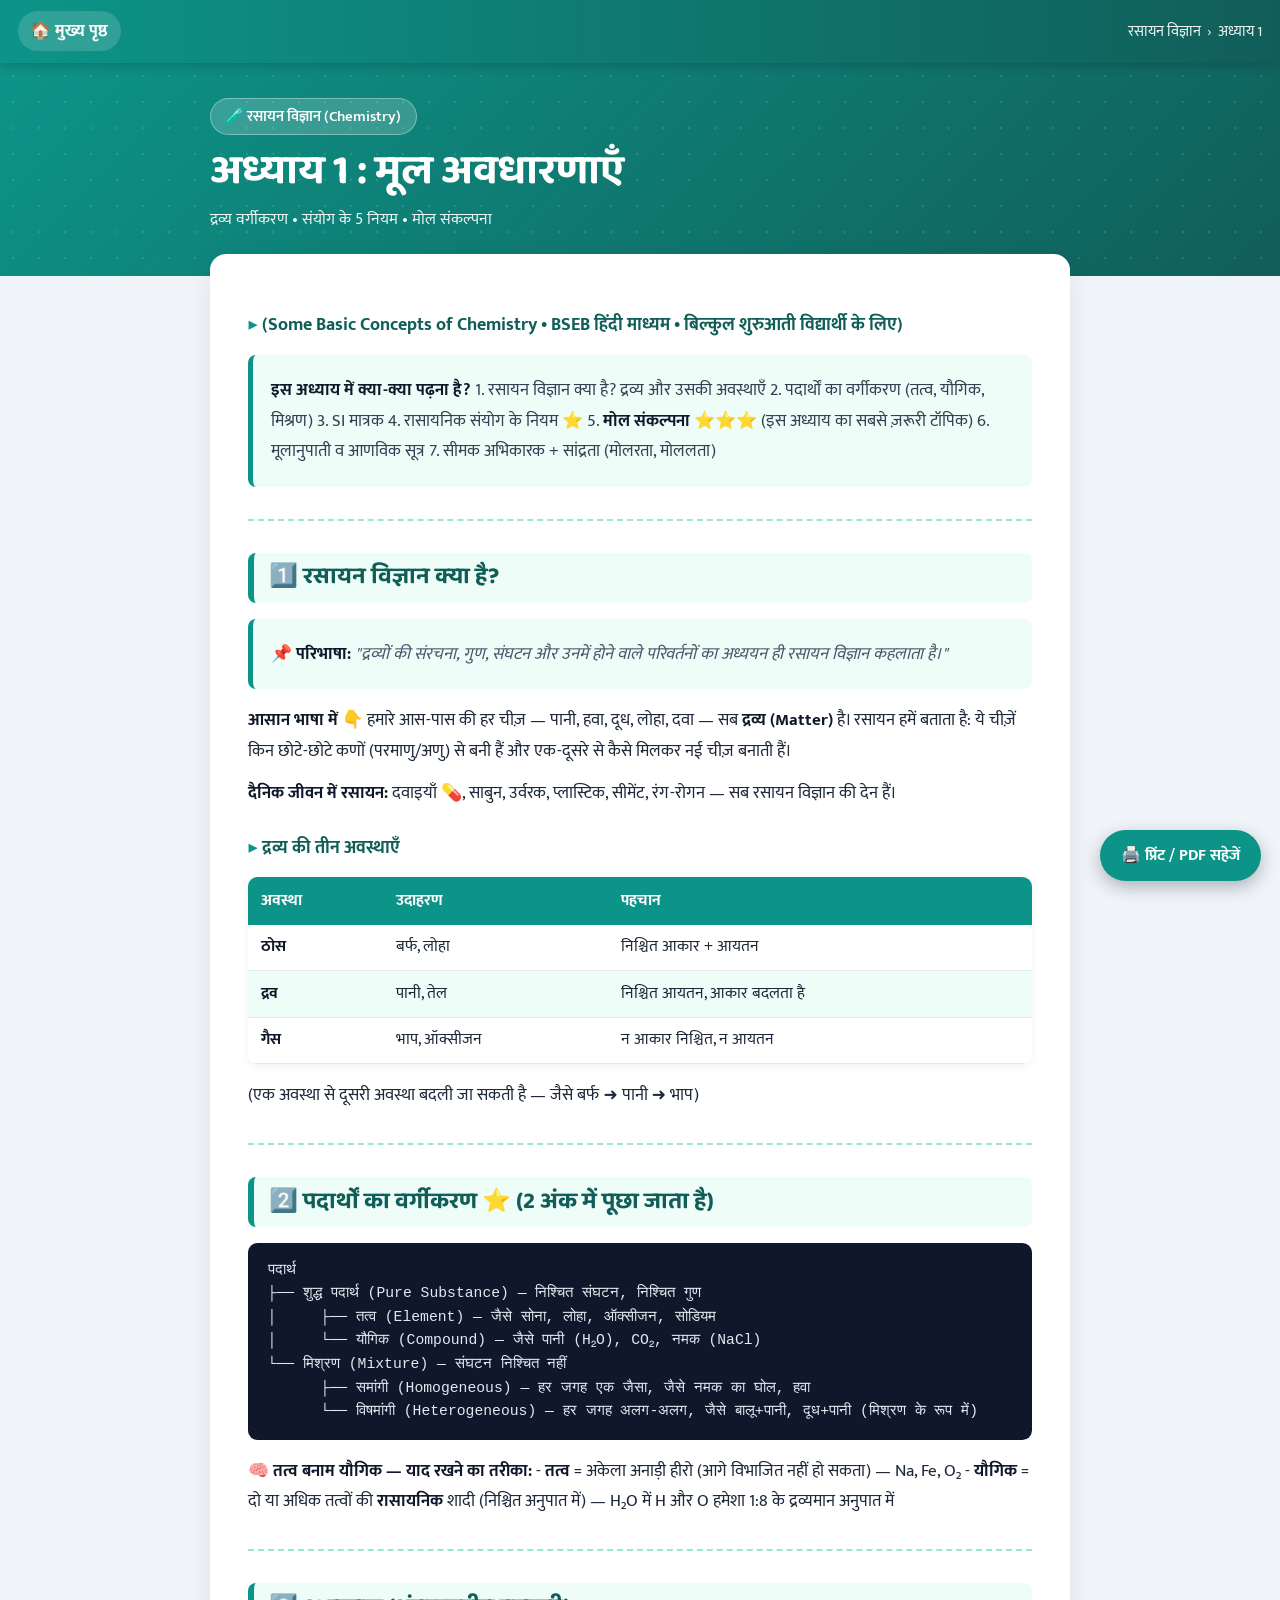
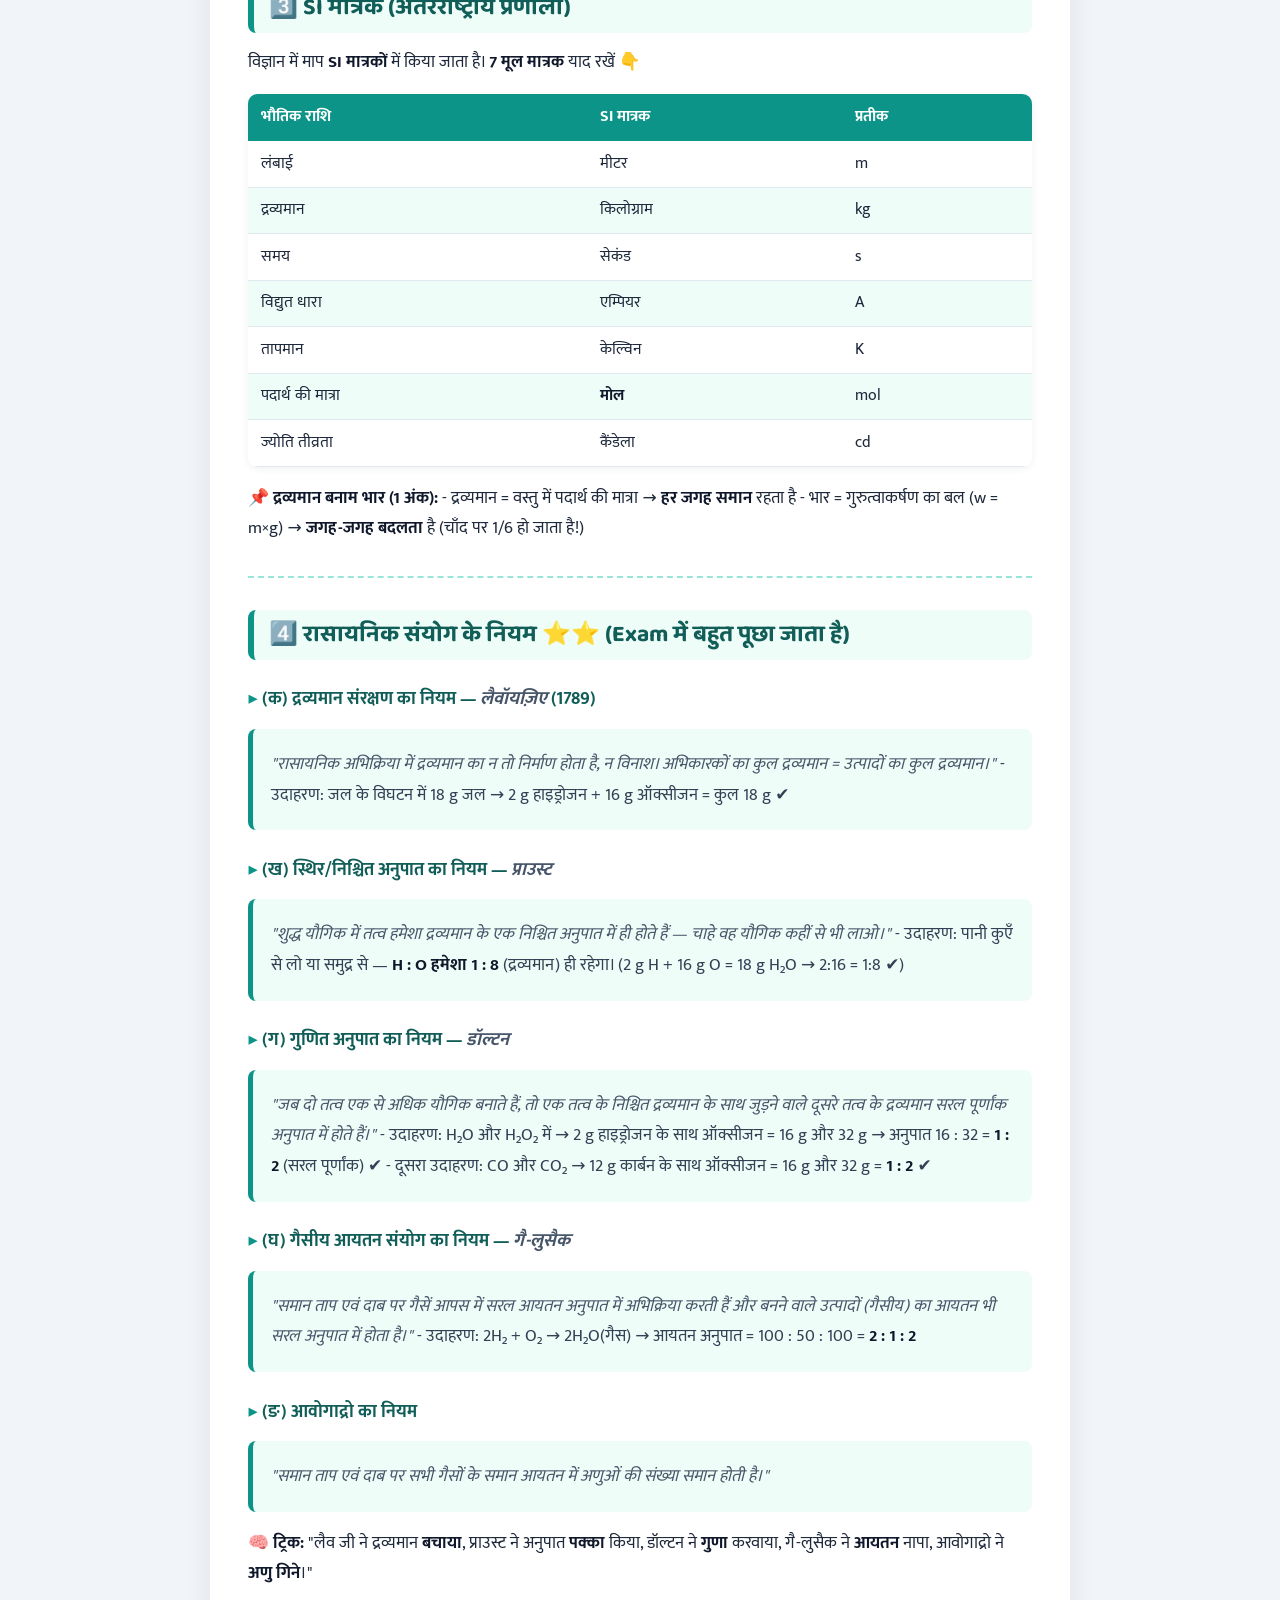
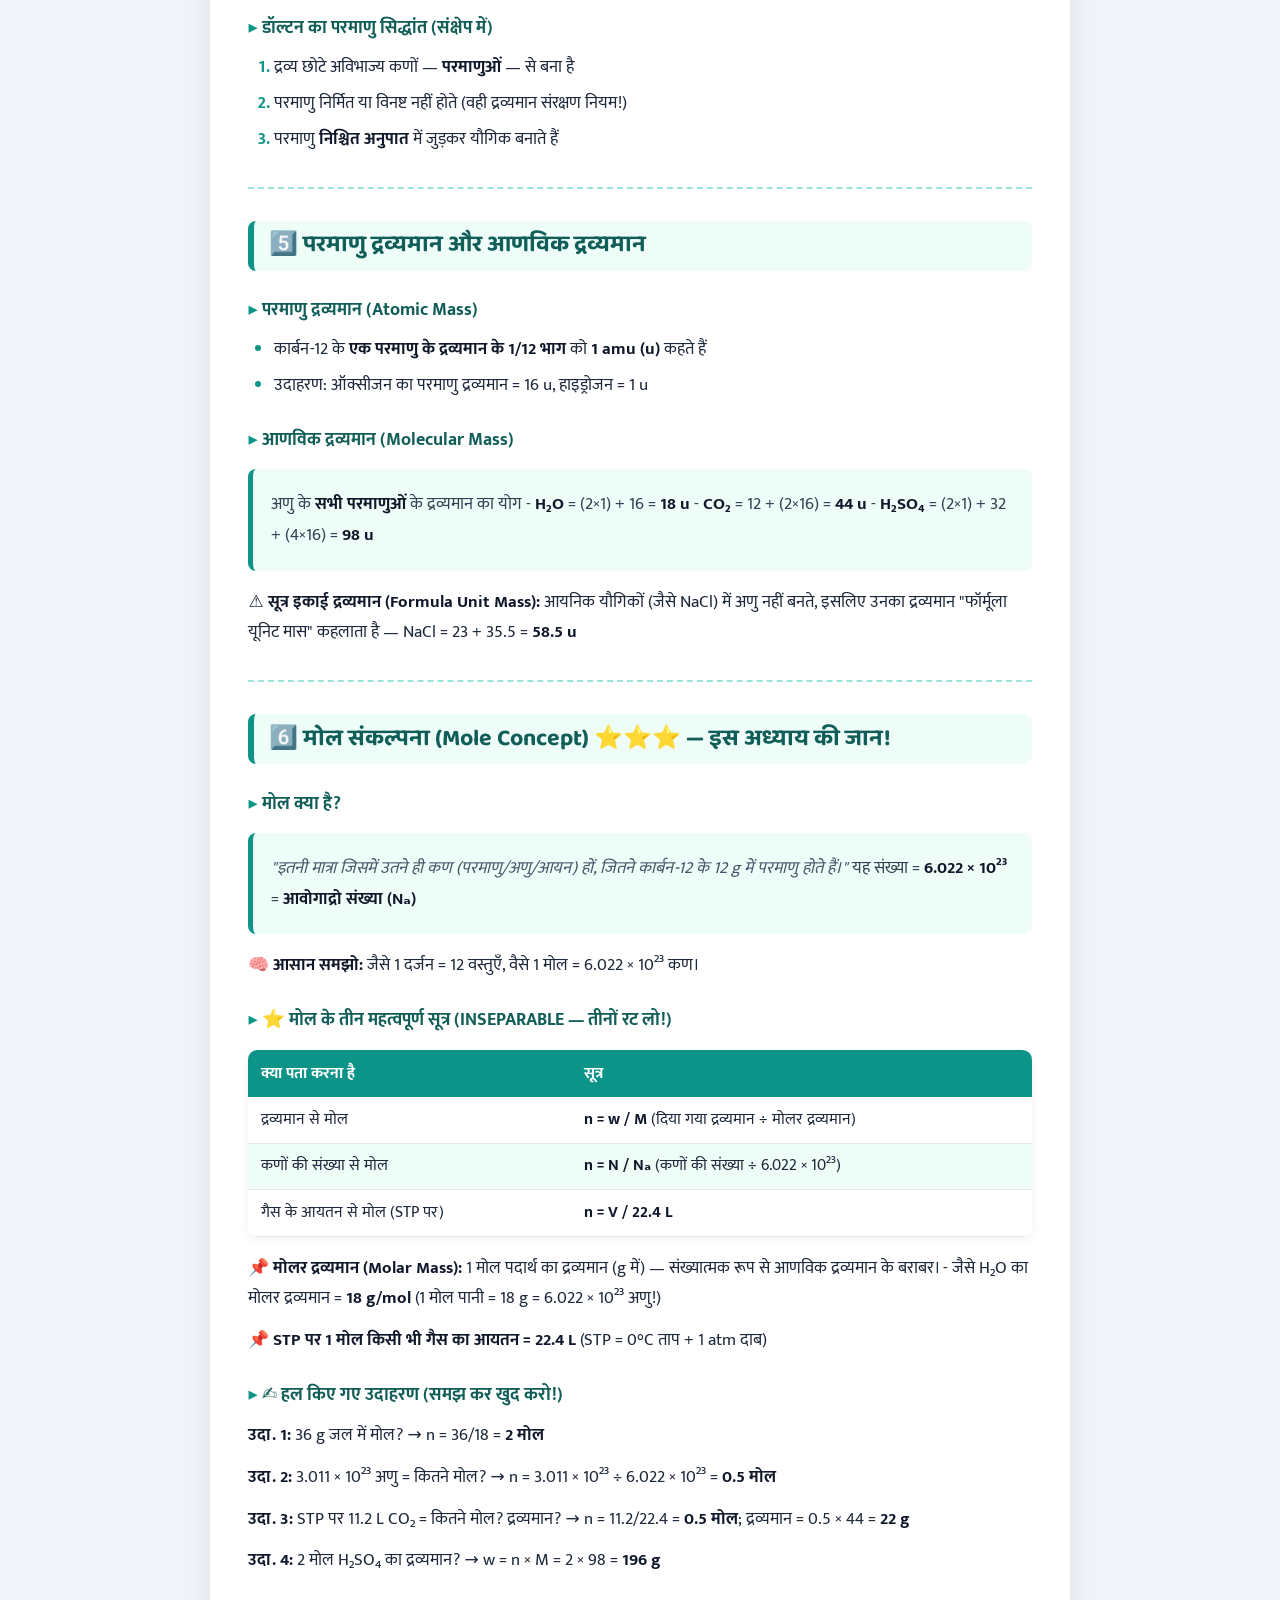
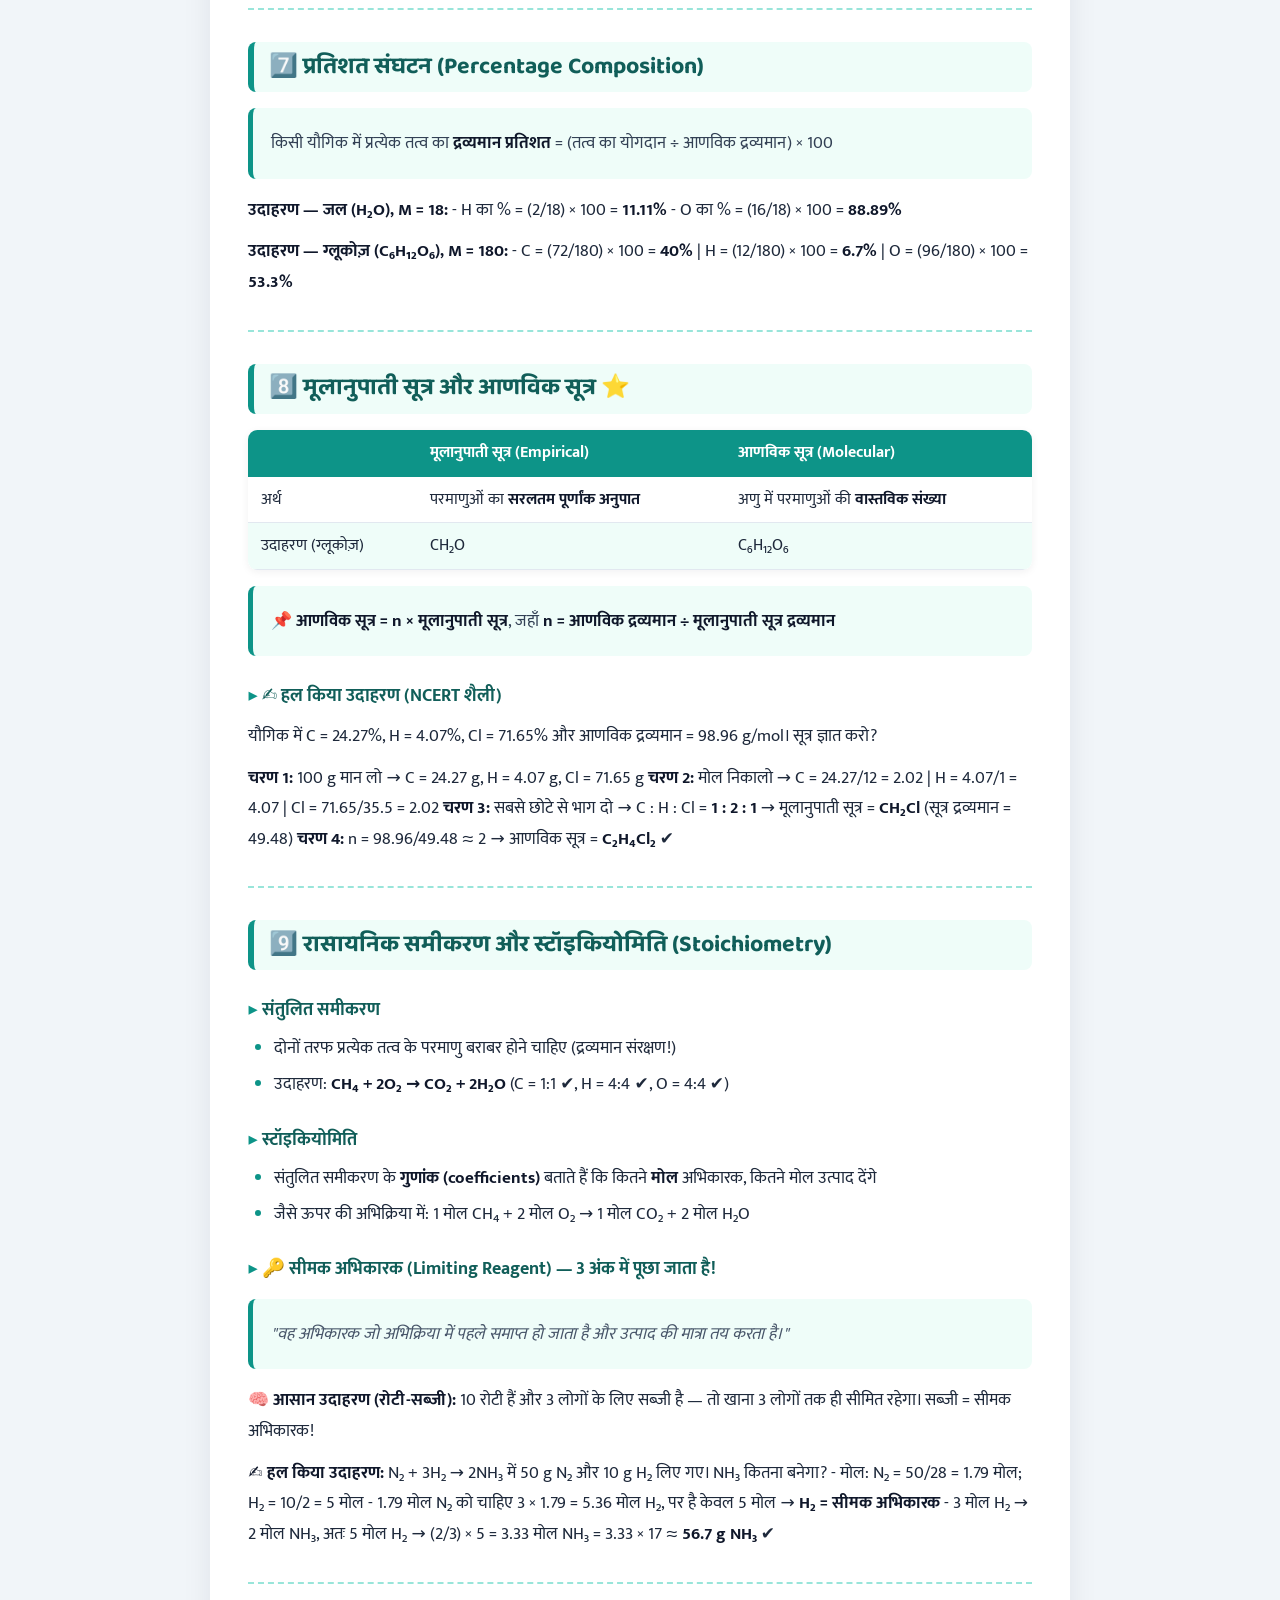
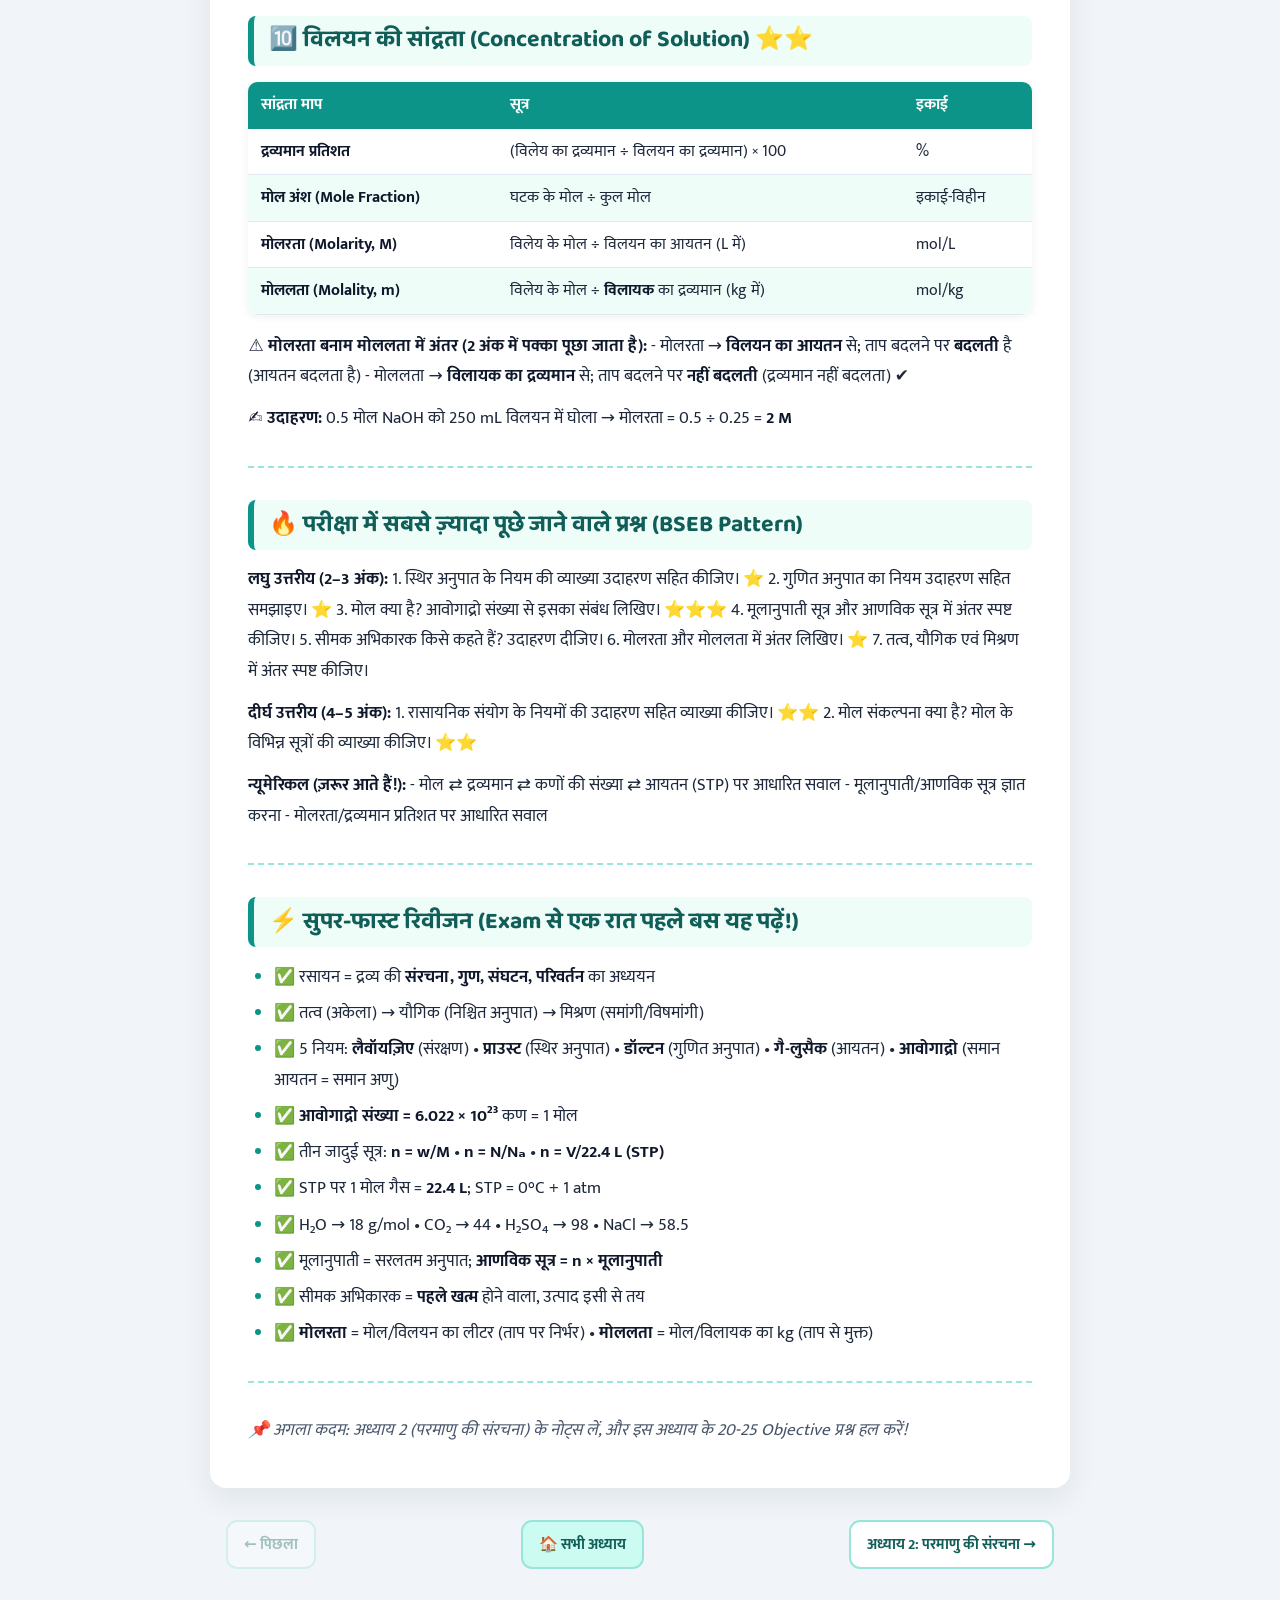
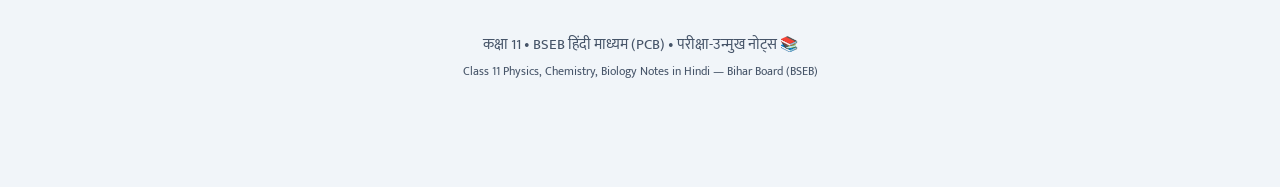
<file: chem-1.html>
<!DOCTYPE html>
<html lang="hi">
<head>
<meta charset="UTF-8">
<meta name="viewport" content="width=device-width, initial-scale=1.0">
<title>मूल अवधारणाएँ (Some Basic Concepts of Chemistry) Notes in Hindi | Class 11 Chemistry Ch 1 — BSEB</title>

<!-- ==================== SEO TAGS ==================== -->
<meta name="description" content="कक्षा 11 रसायन अध्याय 1 मूल अवधारणाएँ के आसान हिंदी नोट्स — द्रव्य का वर्गीकरण, रासायनिक संयोग के 5 नियम, मोल संकल्पना, मूलानुपाती व आणविक सूत्र, मोलरता-मोललता, हल किए न्यूमेरिकल।">
<meta name="keywords" content="रसायन की मूल अवधारणाएँ class 11 notes, some basic concepts of chemistry class 11 notes in hindi, class 11 chemistry chapter 1 notes hindi medium, मोल संकल्पना, mole concept in hindi, रासायनिक संयोग के नियम, bseb chemistry notes hindi, bihar board chemistry">
<meta name="author" content="Class 11 Notes Hub (BSEB PCB)">
<meta name="robots" content="index, follow, max-image-preview:large">
<meta name="theme-color" content="#0d9488">
<meta name="geo.region" content="IN-BR">
<link rel="canonical" href="https://YOUR-USERNAME.github.io/class-11-notes/chem-1.html">
<link rel="alternate" hreflang="hi" href="https://YOUR-USERNAME.github.io/class-11-notes/chem-1.html">
<link rel="alternate" hreflang="x-default" href="https://YOUR-USERNAME.github.io/class-11-notes/chem-1.html">

<!-- Open Graph (WhatsApp/Facebook/Telegram share preview) -->
<meta property="og:type" content="article">
<meta property="og:site_name" content="Class 11 Notes Hub — BSEB हिंदी माध्यम">
<meta property="og:locale" content="hi_IN">
<meta property="og:title" content="मूल अवधारणाएँ (Some Basic Concepts of Chemistry) Notes in Hindi | Class 11 Chemistry Ch 1 — BSEB">
<meta property="og:description" content="कक्षा 11 रसायन अध्याय 1 मूल अवधारणाएँ के आसान हिंदी नोट्स — द्रव्य का वर्गीकरण, रासायनिक संयोग के 5 नियम, मोल संकल्पना, मूलानुपाती व आणविक सूत्र, मोलरता-मोललता, हल किए न्यूमेरिकल।">
<meta property="og:url" content="https://YOUR-USERNAME.github.io/class-11-notes/chem-1.html">
<meta property="og:image" content="https://YOUR-USERNAME.github.io/class-11-notes/og-image.jpg">
<meta property="og:image:width" content="1200">
<meta property="og:image:height" content="630">
<meta property="og:image:alt" content="Class 11 हिंदी नोट्स — Physics, Chemistry, Biology">

<!-- Twitter Card -->
<meta name="twitter:card" content="summary_large_image">
<meta name="twitter:title" content="मूल अवधारणाएँ (Some Basic Concepts of Chemistry) Notes in Hindi | Class 11 Chemistry Ch 1 — BSEB">
<meta name="twitter:description" content="कक्षा 11 रसायन अध्याय 1 मूल अवधारणाएँ के आसान हिंदी नोट्स — द्रव्य का वर्गीकरण, रासायनिक संयोग के 5 नियम, मोल संकल्पना, मूलानुपाती व आणविक सूत्र, मोलरता-मोललता, हल किए न्यूमेरिकल।">
<meta name="twitter:image" content="https://YOUR-USERNAME.github.io/class-11-notes/og-image.jpg">

<script type="application/ld+json">{"@context": "https://schema.org", "@type": "LearningResource", "headline": "मूल अवधारणाएँ (Some Basic Concepts of Chemistry) Notes in Hindi | Class 11 Chemistry Ch 1 — BSEB", "description": "कक्षा 11 रसायन अध्याय 1 मूल अवधारणाएँ के आसान हिंदी नोट्स — द्रव्य का वर्गीकरण, रासायनिक संयोग के 5 नियम, मोल संकल्पना, मूलानुपाती व आणविक सूत्र, मोलरता-मोललता, हल किए न्यूमेरिकल।", "url": "https://YOUR-USERNAME.github.io/class-11-notes/chem-1.html", "inLanguage": "hi", "educationalLevel": "Class 11", "learningResourceType": "Study notes", "teaches": "द्रव्य वर्गीकरण • संयोग के 5 नियम • मोल संकल्पना", "about": {"@type": "Thing", "name": "Class 11 Chemistry Chapter 1: Some Basic Concepts of Chemistry"}, "isPartOf": {"@type": "WebSite", "name": "Class 11 Notes Hub — BSEB हिंदी माध्यम", "url": "https://YOUR-USERNAME.github.io/class-11-notes"}, "author": {"@type": "Organization", "name": "Class 11 Notes Hub (BSEB PCB)"}, "educationalUse": "study", "audience": {"@type": "EducationalAudience", "educationalRole": "student"}}</script>
<script type="application/ld+json">{"@context": "https://schema.org", "@type": "BreadcrumbList", "itemListElement": [{"@type": "ListItem", "position": 1, "name": "Home", "item": "https://YOUR-USERNAME.github.io/class-11-notes/"}, {"@type": "ListItem", "position": 2, "name": "Chemistry", "item": "https://YOUR-USERNAME.github.io/class-11-notes/"}, {"@type": "ListItem", "position": 3, "name": "Chapter 1: मूल अवधारणाएँ", "item": "https://YOUR-USERNAME.github.io/class-11-notes/chem-1.html"}]}</script>
<!-- ================== SEO TAGS END =================== -->

<link rel="icon" href="data:image/svg+xml,<svg xmlns='http://www.w3.org/2000/svg' viewBox='0 0 100 100'><text y='.9em' font-size='90'>📚</text></svg>">
<link rel="preconnect" href="https://fonts.googleapis.com">
<link rel="preconnect" href="https://fonts.gstatic.com" crossorigin>
<link href="https://fonts.googleapis.com/css2?family=Baloo+2:wght@600;700;800&family=Mukta:wght@400;500;600;700&display=swap" rel="stylesheet">
<link rel="stylesheet" href="style.css">
</head>
<body class="chem">
<header class="topbar">
  <a class="home-link" href="index.html">🏠 मुख्य पृष्ठ</a>
  <span class="crumb">रसायन विज्ञान &nbsp;›&nbsp; अध्याय 1</span>
</header>

<section class="chapter-hero">
  <div class="hero-inner">
    <span class="badge">🧪 रसायन विज्ञान (Chemistry)</span>
    <h1>अध्याय 1 : मूल अवधारणाएँ</h1>
    <p class="hero-topics">द्रव्य वर्गीकरण • संयोग के 5 नियम • मोल संकल्पना</p>
  </div>
</section>

<main class="content">
<h3>(Some Basic Concepts of Chemistry • BSEB हिंदी माध्यम • बिल्कुल शुरुआती विद्यार्थी के लिए)</h3>
<blockquote>
<p><strong>इस अध्याय में क्या-क्या पढ़ना है?</strong>
1. रसायन विज्ञान क्या है? द्रव्य और उसकी अवस्थाएँ
2. पदार्थों का वर्गीकरण (तत्व, यौगिक, मिश्रण)
3. SI मात्रक
4. रासायनिक संयोग के नियम ⭐
5. <strong>मोल संकल्पना</strong> ⭐⭐⭐ (इस अध्याय का सबसे ज़रूरी टॉपिक)
6. मूलानुपाती व आणविक सूत्र
7. सीमक अभिकारक + सांद्रता (मोलरता, मोललता)</p>
</blockquote>
<hr />
<h2>1️⃣ रसायन विज्ञान क्या है?</h2>
<blockquote>
<p>📌 <strong>परिभाषा:</strong> <em>"द्रव्यों की संरचना, गुण, संघटन और उनमें होने वाले परिवर्तनों का अध्ययन ही रसायन विज्ञान कहलाता है।"</em></p>
</blockquote>
<p><strong>आसान भाषा में 👇</strong>
हमारे आस-पास की हर चीज़ — पानी, हवा, दूध, लोहा, दवा — सब <strong>द्रव्य (Matter)</strong> है। रसायन हमें बताता है: ये चीज़ें किन छोटे-छोटे कणों (परमाणु/अणु) से बनी हैं और एक-दूसरे से कैसे मिलकर नई चीज़ बनाती हैं।</p>
<p><strong>दैनिक जीवन में रसायन:</strong> दवाइयाँ 💊, साबुन, उर्वरक, प्लास्टिक, सीमेंट, रंग-रोगन — सब रसायन विज्ञान की देन हैं।</p>
<h3>द्रव्य की तीन अवस्थाएँ</h3>
<div class="table-wrap"><table>
<thead>
<tr>
<th>अवस्था</th>
<th>उदाहरण</th>
<th>पहचान</th>
</tr>
</thead>
<tbody>
<tr>
<td><strong>ठोस</strong></td>
<td>बर्फ, लोहा</td>
<td>निश्चित आकार + आयतन</td>
</tr>
<tr>
<td><strong>द्रव</strong></td>
<td>पानी, तेल</td>
<td>निश्चित आयतन, आकार बदलता है</td>
</tr>
<tr>
<td><strong>गैस</strong></td>
<td>भाप, ऑक्सीजन</td>
<td>न आकार निश्चित, न आयतन</td>
</tr>
</tbody>
</table></div>
<p>(एक अवस्था से दूसरी अवस्था बदली जा सकती है — जैसे बर्फ ➜ पानी ➜ भाप)</p>
<hr />
<h2>2️⃣ पदार्थों का वर्गीकरण ⭐ (2 अंक में पूछा जाता है)</h2>
<pre><code>पदार्थ
├── शुद्ध पदार्थ (Pure Substance) — निश्चित संघटन, निश्चित गुण
│     ├── तत्व (Element) — जैसे सोना, लोहा, ऑक्सीजन, सोडियम
│     └── यौगिक (Compound) — जैसे पानी (H₂O), CO₂, नमक (NaCl)
└── मिश्रण (Mixture) — संघटन निश्चित नहीं
      ├── समांगी (Homogeneous) — हर जगह एक जैसा, जैसे नमक का घोल, हवा
      └── विषमांगी (Heterogeneous) — हर जगह अलग-अलग, जैसे बालू+पानी, दूध+पानी (मिश्रण के रूप में)
</code></pre>
<p>🧠 <strong>तत्व बनाम यौगिक — याद रखने का तरीका:</strong>
- <strong>तत्व</strong> = अकेला अनाड़ी हीरो (आगे विभाजित नहीं हो सकता) — Na, Fe, O₂
- <strong>यौगिक</strong> = दो या अधिक तत्वों की <strong>रासायनिक</strong> शादी (निश्चित अनुपात में) — H₂O में H और O हमेशा 1:8 के द्रव्यमान अनुपात में</p>
<hr />
<h2>3️⃣ SI मात्रक (अंतरराष्ट्रीय प्रणाली)</h2>
<p>विज्ञान में माप <strong>SI मात्रकों</strong> में किया जाता है। <strong>7 मूल मात्रक</strong> याद रखें 👇</p>
<div class="table-wrap"><table>
<thead>
<tr>
<th>भौतिक राशि</th>
<th>SI मात्रक</th>
<th>प्रतीक</th>
</tr>
</thead>
<tbody>
<tr>
<td>लंबाई</td>
<td>मीटर</td>
<td>m</td>
</tr>
<tr>
<td>द्रव्यमान</td>
<td>किलोग्राम</td>
<td>kg</td>
</tr>
<tr>
<td>समय</td>
<td>सेकंड</td>
<td>s</td>
</tr>
<tr>
<td>विद्युत धारा</td>
<td>एम्पियर</td>
<td>A</td>
</tr>
<tr>
<td>तापमान</td>
<td>केल्विन</td>
<td>K</td>
</tr>
<tr>
<td>पदार्थ की मात्रा</td>
<td><strong>मोल</strong></td>
<td>mol</td>
</tr>
<tr>
<td>ज्योति तीव्रता</td>
<td>कैंडेला</td>
<td>cd</td>
</tr>
</tbody>
</table></div>
<p>📌 <strong>द्रव्यमान बनाम भार (1 अंक):</strong>
- द्रव्यमान = वस्तु में पदार्थ की मात्रा → <strong>हर जगह समान</strong> रहता है
- भार = गुरुत्वाकर्षण का बल (w = m×g) → <strong>जगह-जगह बदलता</strong> है (चाँद पर 1/6 हो जाता है!)</p>
<hr />
<h2>4️⃣ रासायनिक संयोग के नियम ⭐⭐ (Exam में बहुत पूछा जाता है)</h2>
<h3>(क) द्रव्यमान संरक्षण का नियम — <em>लैवॉयज़िए</em> (1789)</h3>
<blockquote>
<p><em>"रासायनिक अभिक्रिया में द्रव्यमान का न तो निर्माण होता है, न विनाश। अभिकारकों का कुल द्रव्यमान = उत्पादों का कुल द्रव्यमान।"</em>
- उदाहरण: जल के विघटन में 18 g जल → 2 g हाइड्रोजन + 16 g ऑक्सीजन = कुल 18 g ✔️</p>
</blockquote>
<h3>(ख) स्थिर/निश्चित अनुपात का नियम — <em>प्राउस्ट</em></h3>
<blockquote>
<p><em>"शुद्ध यौगिक में तत्व हमेशा द्रव्यमान के एक </em><em>निश्चित अनुपात</em><em> में ही होते हैं — चाहे वह यौगिक कहीं से भी लाओ।"</em>
- उदाहरण: पानी कुएँ से लो या समुद्र से — <strong>H : O हमेशा 1 : 8</strong> (द्रव्यमान) ही रहेगा।
  (2 g H + 16 g O = 18 g H₂O → 2:16 = 1:8 ✔️)</p>
</blockquote>
<h3>(ग) गुणित अनुपात का नियम — <em>डॉल्टन</em></h3>
<blockquote>
<p><em>"जब दो तत्व </em><em>एक से अधिक यौगिक</em><em> बनाते हैं, तो एक तत्व के </em><em>निश्चित द्रव्यमान</em><em> के साथ जुड़ने वाले दूसरे तत्व के द्रव्यमान सरल पूर्णांक अनुपात में होते हैं।"</em>
- उदाहरण: H₂O और H₂O₂ में → 2 g हाइड्रोजन के साथ ऑक्सीजन = 16 g और 32 g
  → अनुपात 16 : 32 = <strong>1 : 2</strong> (सरल पूर्णांक) ✔️
- दूसरा उदाहरण: CO और CO₂ → 12 g कार्बन के साथ ऑक्सीजन = 16 g और 32 g = <strong>1 : 2</strong> ✔️</p>
</blockquote>
<h3>(घ) गैसीय आयतन संयोग का नियम — <em>गै-लुसैक</em></h3>
<blockquote>
<p><em>"समान ताप एवं दाब पर गैसें आपस में </em><em>सरल आयतन अनुपात</em><em> में अभिक्रिया करती हैं और बनने वाले उत्पादों (गैसीय) का आयतन भी सरल अनुपात में होता है।"</em>
- उदाहरण: 2H₂ + O₂ → 2H₂O(गैस) → आयतन अनुपात = 100 : 50 : 100 = <strong>2 : 1 : 2</strong></p>
</blockquote>
<h3>(ङ) आवोगाद्रो का नियम</h3>
<blockquote>
<p><em>"समान ताप एवं दाब पर सभी गैसों के </em><em>समान आयतन</em><em> में अणुओं की संख्या </em><em>समान</em><em> होती है।"</em></p>
</blockquote>
<p>🧠 <strong>ट्रिक:</strong> "लैव जी ने द्रव्यमान <strong>बचाया</strong>, प्राउस्ट ने अनुपात <strong>पक्का</strong> किया, डॉल्टन ने <strong>गुणा</strong> करवाया, गै-लुसैक ने <strong>आयतन</strong> नापा, आवोगाद्रो ने <strong>अणु गिने</strong>।"</p>
<h3>डॉल्टन का परमाणु सिद्धांत (संक्षेप में)</h3>
<ol>
<li>द्रव्य छोटे अविभाज्य कणों — <strong>परमाणुओं</strong> — से बना है</li>
<li>परमाणु निर्मित या विनष्ट नहीं होते (वही द्रव्यमान संरक्षण नियम!)</li>
<li>परमाणु <strong>निश्चित अनुपात</strong> में जुड़कर यौगिक बनाते हैं</li>
</ol>
<hr />
<h2>5️⃣ परमाणु द्रव्यमान और आणविक द्रव्यमान</h2>
<h3>परमाणु द्रव्यमान (Atomic Mass)</h3>
<ul>
<li>कार्बन-12 के <strong>एक परमाणु के द्रव्यमान के 1/12 भाग</strong> को <strong>1 amu (u)</strong> कहते हैं</li>
<li>उदाहरण: ऑक्सीजन का परमाणु द्रव्यमान = 16 u, हाइड्रोजन = 1 u</li>
</ul>
<h3>आणविक द्रव्यमान (Molecular Mass)</h3>
<blockquote>
<p>अणु के <strong>सभी परमाणुओं</strong> के द्रव्यमान का योग
- <strong>H₂O</strong> = (2×1) + 16 = <strong>18 u</strong>
- <strong>CO₂</strong> = 12 + (2×16) = <strong>44 u</strong>
- <strong>H₂SO₄</strong> = (2×1) + 32 + (4×16) = <strong>98 u</strong></p>
</blockquote>
<p>⚠️ <strong>सूत्र इकाई द्रव्यमान (Formula Unit Mass):</strong> आयनिक यौगिकों (जैसे NaCl) में अणु नहीं बनते, इसलिए उनका द्रव्यमान "फॉर्मूला यूनिट मास" कहलाता है — NaCl = 23 + 35.5 = <strong>58.5 u</strong></p>
<hr />
<h2>6️⃣ मोल संकल्पना (Mole Concept) ⭐⭐⭐ — इस अध्याय की जान!</h2>
<h3>मोल क्या है?</h3>
<blockquote>
<p><em>"इतनी मात्रा जिसमें उतने ही कण (परमाणु/अणु/आयन) हों, जितने कार्बन-12 के </em><em>12 g</em><em> में परमाणु होते हैं।"</em>
यह संख्या = <strong>6.022 × 10²³</strong> = <strong>आवोगाद्रो संख्या (Nₐ)</strong></p>
</blockquote>
<p>🧠 <strong>आसान समझो:</strong> जैसे 1 दर्जन = 12 वस्तुएँ, वैसे 1 मोल = 6.022 × 10²³ कण।</p>
<h3>⭐ मोल के तीन महत्वपूर्ण सूत्र (INSEPARABLE — तीनों रट लो!)</h3>
<div class="table-wrap"><table>
<thead>
<tr>
<th>क्या पता करना है</th>
<th>सूत्र</th>
</tr>
</thead>
<tbody>
<tr>
<td>द्रव्यमान से मोल</td>
<td><strong>n = w / M</strong> (दिया गया द्रव्यमान ÷ मोलर द्रव्यमान)</td>
</tr>
<tr>
<td>कणों की संख्या से मोल</td>
<td><strong>n = N / Nₐ</strong> (कणों की संख्या ÷ 6.022 × 10²³)</td>
</tr>
<tr>
<td>गैस के आयतन से मोल (STP पर)</td>
<td><strong>n = V / 22.4 L</strong></td>
</tr>
</tbody>
</table></div>
<p>📌 <strong>मोलर द्रव्यमान (Molar Mass):</strong> 1 मोल पदार्थ का द्रव्यमान (g में) — संख्यात्मक रूप से आणविक द्रव्यमान के बराबर।
- जैसे H₂O का मोलर द्रव्यमान = <strong>18 g/mol</strong> (1 मोल पानी = 18 g = 6.022 × 10²³ अणु!)</p>
<p>📌 <strong>STP पर 1 मोल किसी भी गैस का आयतन = 22.4 L</strong> (STP = 0°C ताप + 1 atm दाब)</p>
<h3>✍️ हल किए गए उदाहरण (समझ कर खुद करो!)</h3>
<p><strong>उदा. 1:</strong> 36 g जल में मोल?
→ n = 36/18 = <strong>2 मोल</strong></p>
<p><strong>उदा. 2:</strong> 3.011 × 10²³ अणु = कितने मोल?
→ n = 3.011 × 10²³ ÷ 6.022 × 10²³ = <strong>0.5 मोल</strong></p>
<p><strong>उदा. 3:</strong> STP पर 11.2 L CO₂ = कितने मोल? द्रव्यमान?
→ n = 11.2/22.4 = <strong>0.5 मोल</strong>; द्रव्यमान = 0.5 × 44 = <strong>22 g</strong></p>
<p><strong>उदा. 4:</strong> 2 मोल H₂SO₄ का द्रव्यमान?
→ w = n × M = 2 × 98 = <strong>196 g</strong></p>
<hr />
<h2>7️⃣ प्रतिशत संघटन (Percentage Composition)</h2>
<blockquote>
<p>किसी यौगिक में प्रत्येक तत्व का <strong>द्रव्यमान प्रतिशत</strong> = (तत्व का योगदान ÷ आणविक द्रव्यमान) × 100</p>
</blockquote>
<p><strong>उदाहरण — जल (H₂O), M = 18:</strong>
- H का % = (2/18) × 100 = <strong>11.11%</strong>
- O का % = (16/18) × 100 = <strong>88.89%</strong></p>
<p><strong>उदाहरण — ग्लूकोज़ (C₆H₁₂O₆), M = 180:</strong>
- C = (72/180) × 100 = <strong>40%</strong>  |  H = (12/180) × 100 = <strong>6.7%</strong>  |  O = (96/180) × 100 = <strong>53.3%</strong></p>
<hr />
<h2>8️⃣ मूलानुपाती सूत्र और आणविक सूत्र ⭐</h2>
<div class="table-wrap"><table>
<thead>
<tr>
<th></th>
<th>मूलानुपाती सूत्र (Empirical)</th>
<th>आणविक सूत्र (Molecular)</th>
</tr>
</thead>
<tbody>
<tr>
<td>अर्थ</td>
<td>परमाणुओं का <strong>सरलतम पूर्णांक अनुपात</strong></td>
<td>अणु में परमाणुओं की <strong>वास्तविक संख्या</strong></td>
</tr>
<tr>
<td>उदाहरण (ग्लूकोज़)</td>
<td>CH₂O</td>
<td>C₆H₁₂O₆</td>
</tr>
</tbody>
</table></div>
<blockquote>
<p>📌 <strong>आणविक सूत्र = n × मूलानुपाती सूत्र</strong>, जहाँ <strong>n = आणविक द्रव्यमान ÷ मूलानुपाती सूत्र द्रव्यमान</strong></p>
</blockquote>
<h3>✍️ हल किया उदाहरण (NCERT शैली)</h3>
<p>यौगिक में C = 24.27%, H = 4.07%, Cl = 71.65% और आणविक द्रव्यमान = 98.96 g/mol। सूत्र ज्ञात करो?</p>
<p><strong>चरण 1:</strong> 100 g मान लो → C = 24.27 g, H = 4.07 g, Cl = 71.65 g
<strong>चरण 2:</strong> मोल निकालो → C = 24.27/12 = 2.02 | H = 4.07/1 = 4.07 | Cl = 71.65/35.5 = 2.02
<strong>चरण 3:</strong> सबसे छोटे से भाग दो → C : H : Cl = <strong>1 : 2 : 1</strong> → मूलानुपाती सूत्र = <strong>CH₂Cl</strong> (सूत्र द्रव्यमान = 49.48)
<strong>चरण 4:</strong> n = 98.96/49.48 ≈ 2 → आणविक सूत्र = <strong>C₂H₄Cl₂</strong> ✔️</p>
<hr />
<h2>9️⃣ रासायनिक समीकरण और स्टॉइकियोमिति (Stoichiometry)</h2>
<h3>संतुलित समीकरण</h3>
<ul>
<li>दोनों तरफ प्रत्येक तत्व के परमाणु बराबर होने चाहिए (द्रव्यमान संरक्षण!)</li>
<li>उदाहरण: <strong>CH₄ + 2O₂ → CO₂ + 2H₂O</strong> (C = 1:1 ✔️, H = 4:4 ✔️, O = 4:4 ✔️)</li>
</ul>
<h3>स्टॉइकियोमिति</h3>
<ul>
<li>संतुलित समीकरण के <strong>गुणांक (coefficients)</strong> बताते हैं कि कितने <strong>मोल</strong> अभिकारक, कितने मोल उत्पाद देंगे</li>
<li>जैसे ऊपर की अभिक्रिया में: 1 मोल CH₄ + 2 मोल O₂ → 1 मोल CO₂ + 2 मोल H₂O</li>
</ul>
<h3>🔑 सीमक अभिकारक (Limiting Reagent) — 3 अंक में पूछा जाता है!</h3>
<blockquote>
<p><em>"वह अभिकारक जो अभिक्रिया में </em><em>पहले समाप्त</em><em> हो जाता है और उत्पाद की मात्रा </em><em>तय</em><em> करता है।"</em></p>
</blockquote>
<p>🧠 <strong>आसान उदाहरण (रोटी-सब्जी):</strong> 10 रोटी हैं और 3 लोगों के लिए सब्जी है — तो खाना 3 लोगों तक ही सीमित रहेगा। सब्जी = सीमक अभिकारक!</p>
<p><strong>✍️ हल किया उदाहरण:</strong> N₂ + 3H₂ → 2NH₃ में 50 g N₂ और 10 g H₂ लिए गए। NH₃ कितना बनेगा?
- मोल: N₂ = 50/28 = 1.79 मोल; H₂ = 10/2 = 5 मोल
- 1.79 मोल N₂ को चाहिए 3 × 1.79 = 5.36 मोल H₂, पर है केवल 5 मोल → <strong>H₂ = सीमक अभिकारक</strong>
- 3 मोल H₂ → 2 मोल NH₃, अतः 5 मोल H₂ → (2/3) × 5 = 3.33 मोल NH₃ = 3.33 × 17 ≈ <strong>56.7 g NH₃</strong> ✔️</p>
<hr />
<h2>🔟 विलयन की सांद्रता (Concentration of Solution) ⭐⭐</h2>
<div class="table-wrap"><table>
<thead>
<tr>
<th>सांद्रता माप</th>
<th>सूत्र</th>
<th>इकाई</th>
</tr>
</thead>
<tbody>
<tr>
<td><strong>द्रव्यमान प्रतिशत</strong></td>
<td>(विलेय का द्रव्यमान ÷ विलयन का द्रव्यमान) × 100</td>
<td>%</td>
</tr>
<tr>
<td><strong>मोल अंश (Mole Fraction)</strong></td>
<td>घटक के मोल ÷ कुल मोल</td>
<td>इकाई-विहीन</td>
</tr>
<tr>
<td><strong>मोलरता (Molarity, M)</strong></td>
<td>विलेय के मोल ÷ विलयन का आयतन (L में)</td>
<td>mol/L</td>
</tr>
<tr>
<td><strong>मोललता (Molality, m)</strong></td>
<td>विलेय के मोल ÷ <strong>विलायक</strong> का द्रव्यमान (kg में)</td>
<td>mol/kg</td>
</tr>
</tbody>
</table></div>
<p>⚠️ <strong>मोलरता बनाम मोललता में अंतर (2 अंक में पक्का पूछा जाता है):</strong>
- मोलरता → <strong>विलयन का आयतन</strong> से; ताप बदलने पर <strong>बदलती</strong> है (आयतन बदलता है)
- मोललता → <strong>विलायक का द्रव्यमान</strong> से; ताप बदलने पर <strong>नहीं बदलती</strong> (द्रव्यमान नहीं बदलता) ✔️</p>
<p><strong>✍️ उदाहरण:</strong> 0.5 मोल NaOH को 250 mL विलयन में घोला → मोलरता = 0.5 ÷ 0.25 = <strong>2 M</strong></p>
<hr />
<h2>🔥 परीक्षा में सबसे ज़्यादा पूछे जाने वाले प्रश्न (BSEB Pattern)</h2>
<p><strong>लघु उत्तरीय (2–3 अंक):</strong>
1. स्थिर अनुपात के नियम की व्याख्या उदाहरण सहित कीजिए। ⭐
2. गुणित अनुपात का नियम उदाहरण सहित समझाइए। ⭐
3. मोल क्या है? आवोगाद्रो संख्या से इसका संबंध लिखिए। ⭐⭐⭐
4. मूलानुपाती सूत्र और आणविक सूत्र में अंतर स्पष्ट कीजिए।
5. सीमक अभिकारक किसे कहते हैं? उदाहरण दीजिए।
6. मोलरता और मोललता में अंतर लिखिए। ⭐
7. तत्व, यौगिक एवं मिश्रण में अंतर स्पष्ट कीजिए।</p>
<p><strong>दीर्घ उत्तरीय (4–5 अंक):</strong>
1. रासायनिक संयोग के नियमों की उदाहरण सहित व्याख्या कीजिए। ⭐⭐
2. मोल संकल्पना क्या है? मोल के विभिन्न सूत्रों की व्याख्या कीजिए। ⭐⭐</p>
<p><strong>न्यूमेरिकल (ज़रूर आते हैं!):</strong>
- मोल ⇄ द्रव्यमान ⇄ कणों की संख्या ⇄ आयतन (STP) पर आधारित सवाल
- मूलानुपाती/आणविक सूत्र ज्ञात करना
- मोलरता/द्रव्यमान प्रतिशत पर आधारित सवाल</p>
<hr />
<h2>⚡ सुपर-फास्ट रिवीजन (Exam से एक रात पहले बस यह पढ़ें!)</h2>
<ul>
<li>✅ रसायन = द्रव्य की <strong>संरचना, गुण, संघटन, परिवर्तन</strong> का अध्ययन</li>
<li>✅ तत्व (अकेला) → यौगिक (निश्चित अनुपात) → मिश्रण (समांगी/विषमांगी)</li>
<li>✅ 5 नियम: <strong>लैवॉयज़िए</strong> (संरक्षण) • <strong>प्राउस्ट</strong> (स्थिर अनुपात) • <strong>डॉल्टन</strong> (गुणित अनुपात) • <strong>गै-लुसैक</strong> (आयतन) • <strong>आवोगाद्रो</strong> (समान आयतन = समान अणु)</li>
<li>✅ <strong>आवोगाद्रो संख्या = 6.022 × 10²³</strong> कण = 1 मोल</li>
<li>✅ तीन जादुई सूत्र: <strong>n = w/M</strong> • <strong>n = N/Nₐ</strong> • <strong>n = V/22.4 L (STP)</strong></li>
<li>✅ STP पर 1 मोल गैस = <strong>22.4 L</strong>; STP = 0°C + 1 atm</li>
<li>✅ H₂O → 18 g/mol • CO₂ → 44 • H₂SO₄ → 98 • NaCl → 58.5</li>
<li>✅ मूलानुपाती = सरलतम अनुपात; <strong>आणविक सूत्र = n × मूलानुपाती</strong></li>
<li>✅ सीमक अभिकारक = <strong>पहले खत्म</strong> होने वाला, उत्पाद इसी से तय</li>
<li>✅ <strong>मोलरता</strong> = मोल/विलयन का लीटर (ताप पर निर्भर) • <strong>मोललता</strong> = मोल/विलायक का kg (ताप से मुक्त)</li>
</ul>
<hr />
<p><em>📌 अगला कदम: अध्याय 2 (परमाणु की संरचना) के नोट्स लें, और इस अध्याय के 20-25 Objective प्रश्न हल करें!</em></p>
</main>

<nav class="chapter-nav">
  <span class="nav-btn disabled">← पिछला</span>
  <a class="nav-btn home" href="index.html">🏠 सभी अध्याय</a>
  <a class="nav-btn next" href="chem-2.html">अध्याय 2: परमाणु की संरचना →</a>
</nav>

<button class="print-btn" onclick="window.print()">🖨️ प्रिंट / PDF सहेजें</button>

<footer class="site-footer">
  कक्षा 11 • BSEB हिंदी माध्यम (PCB) • परीक्षा-उन्मुख नोट्स 📚<br>
  <small>Class 11 Physics, Chemistry, Biology Notes in Hindi — Bihar Board (BSEB)</small>
</footer>
</body>
</html>
</file>
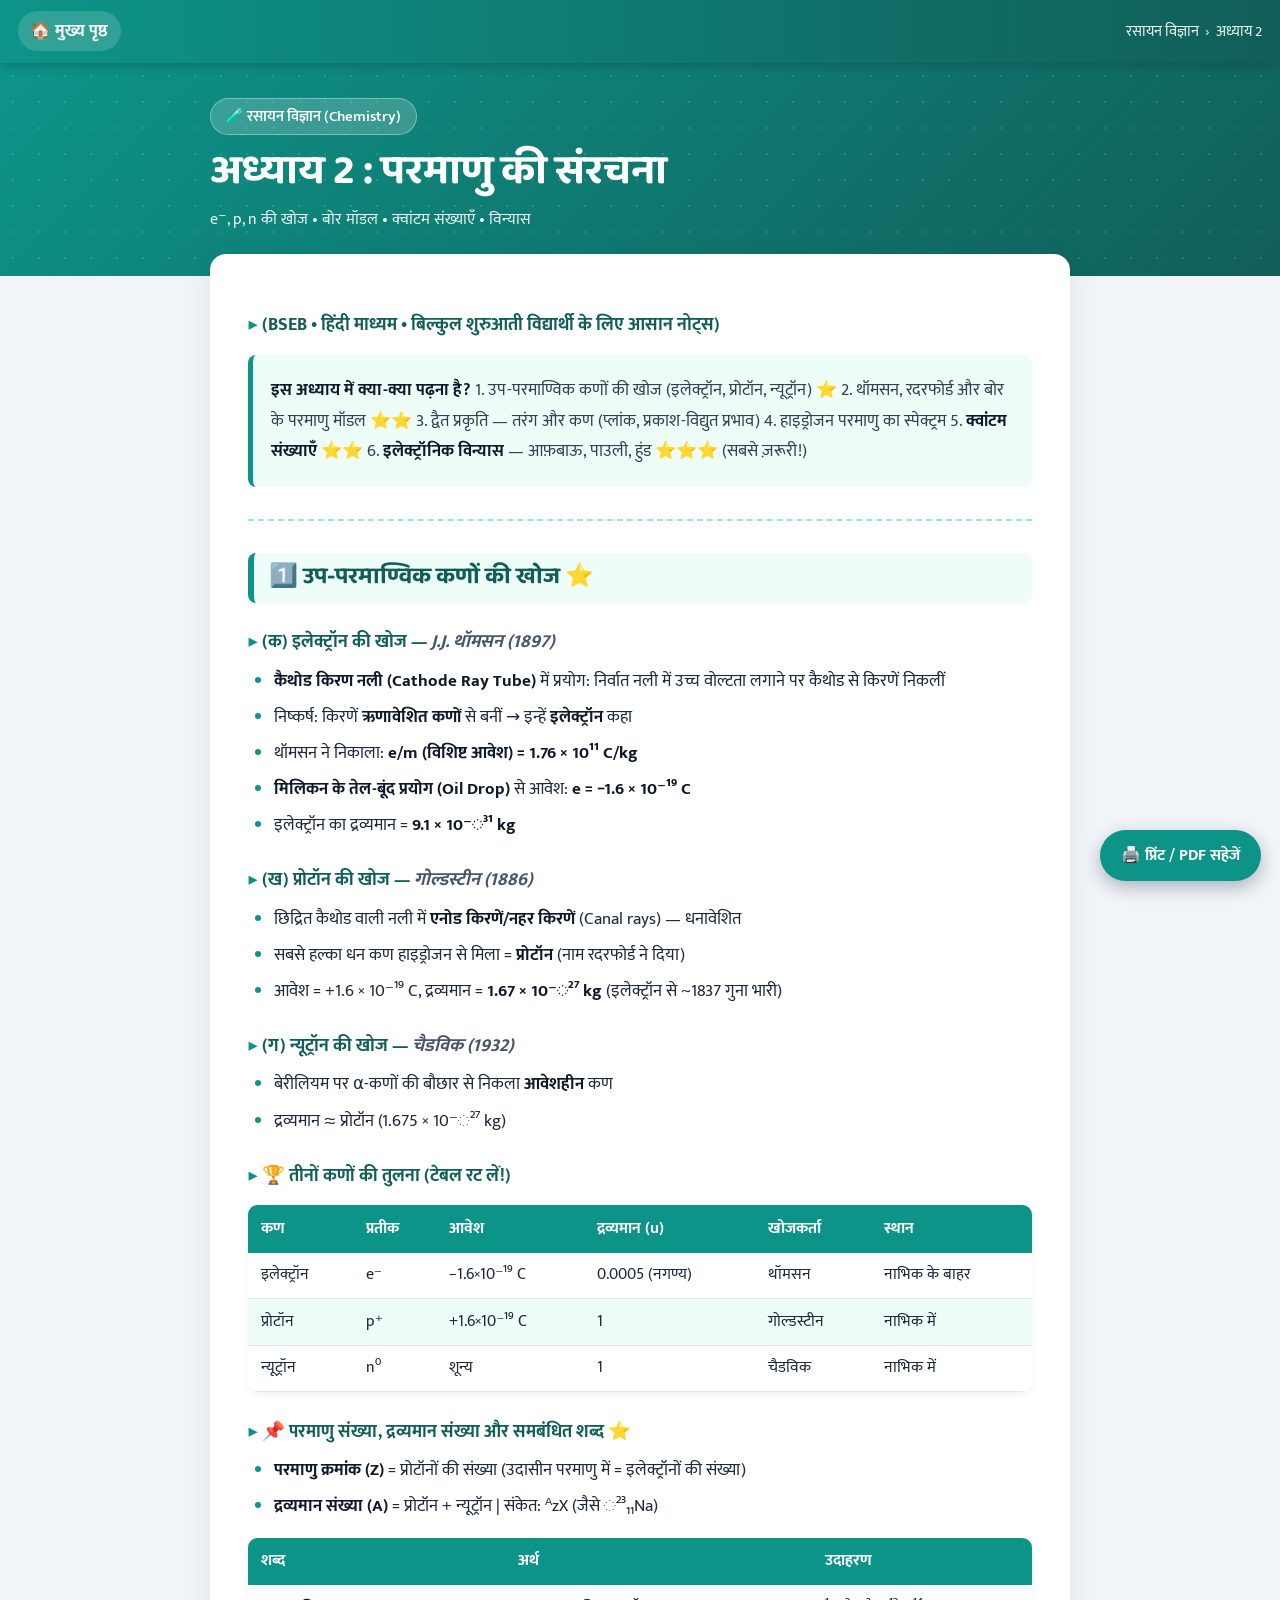
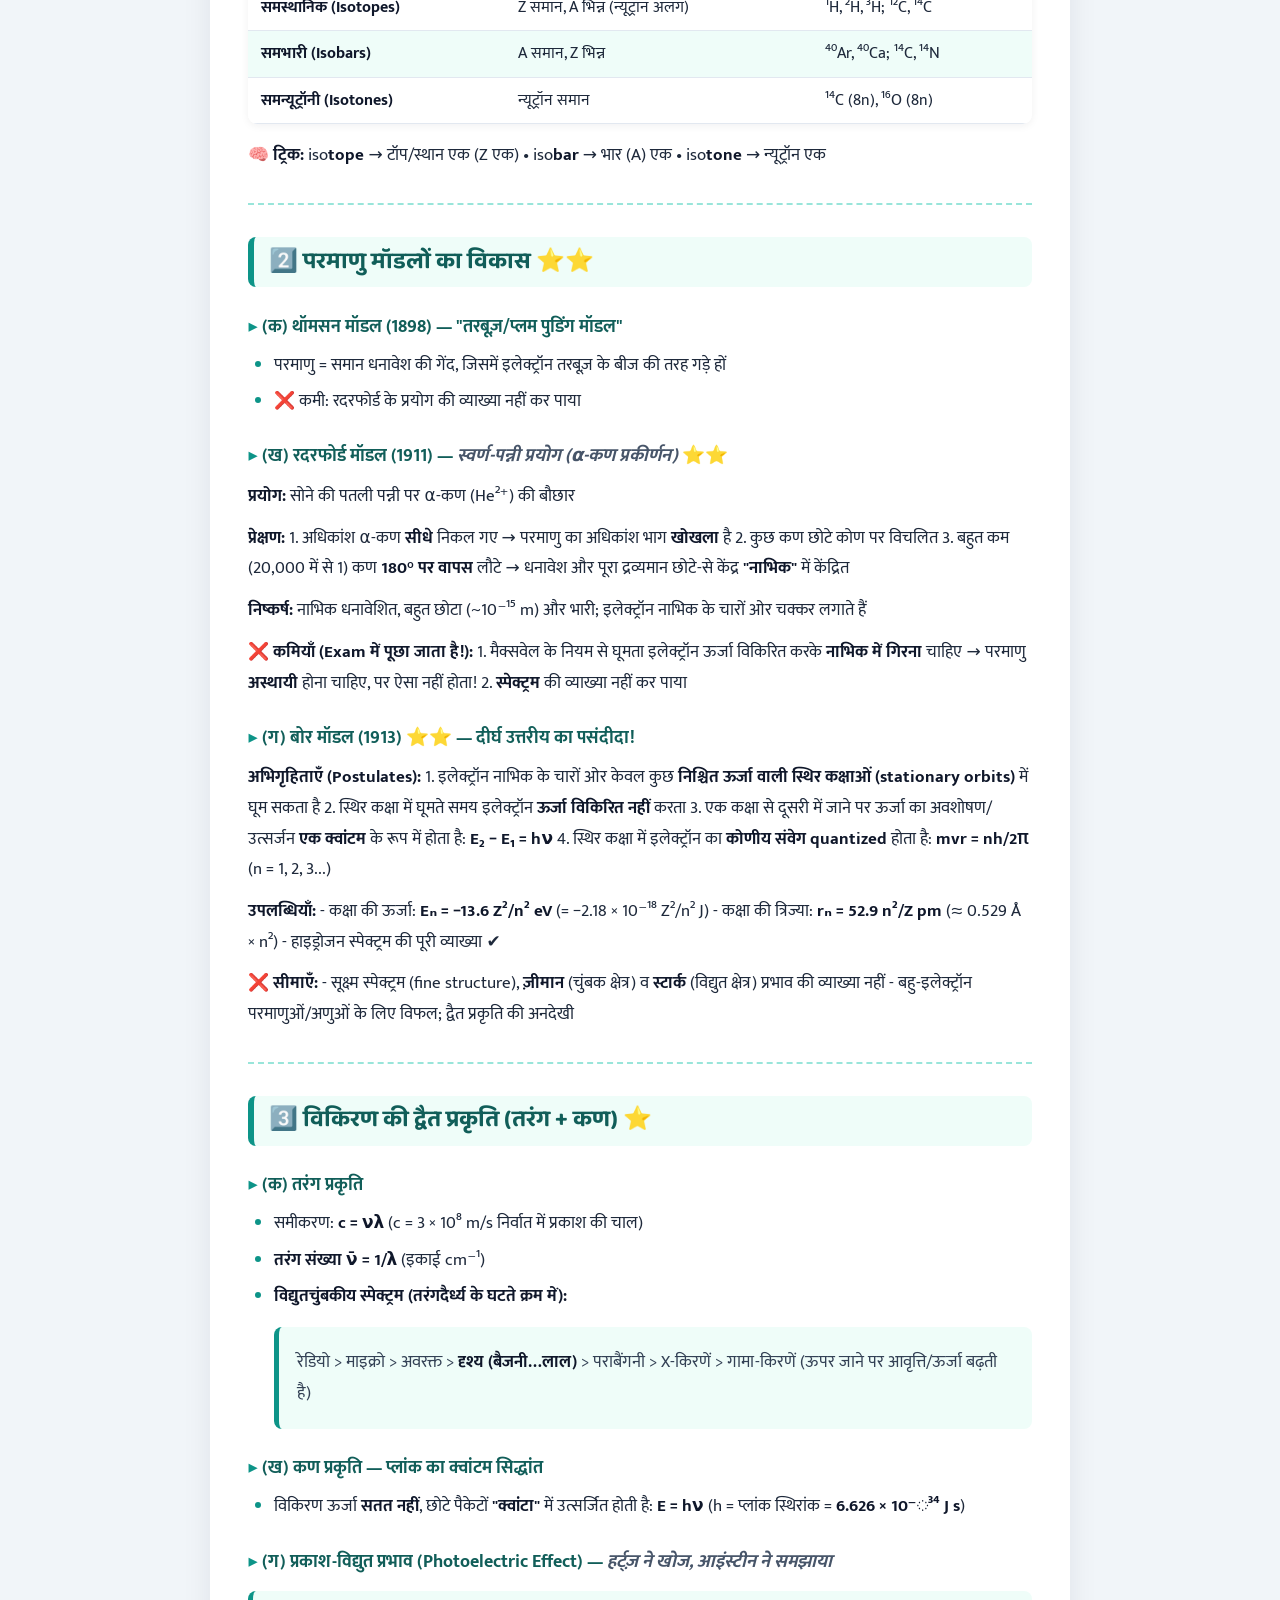
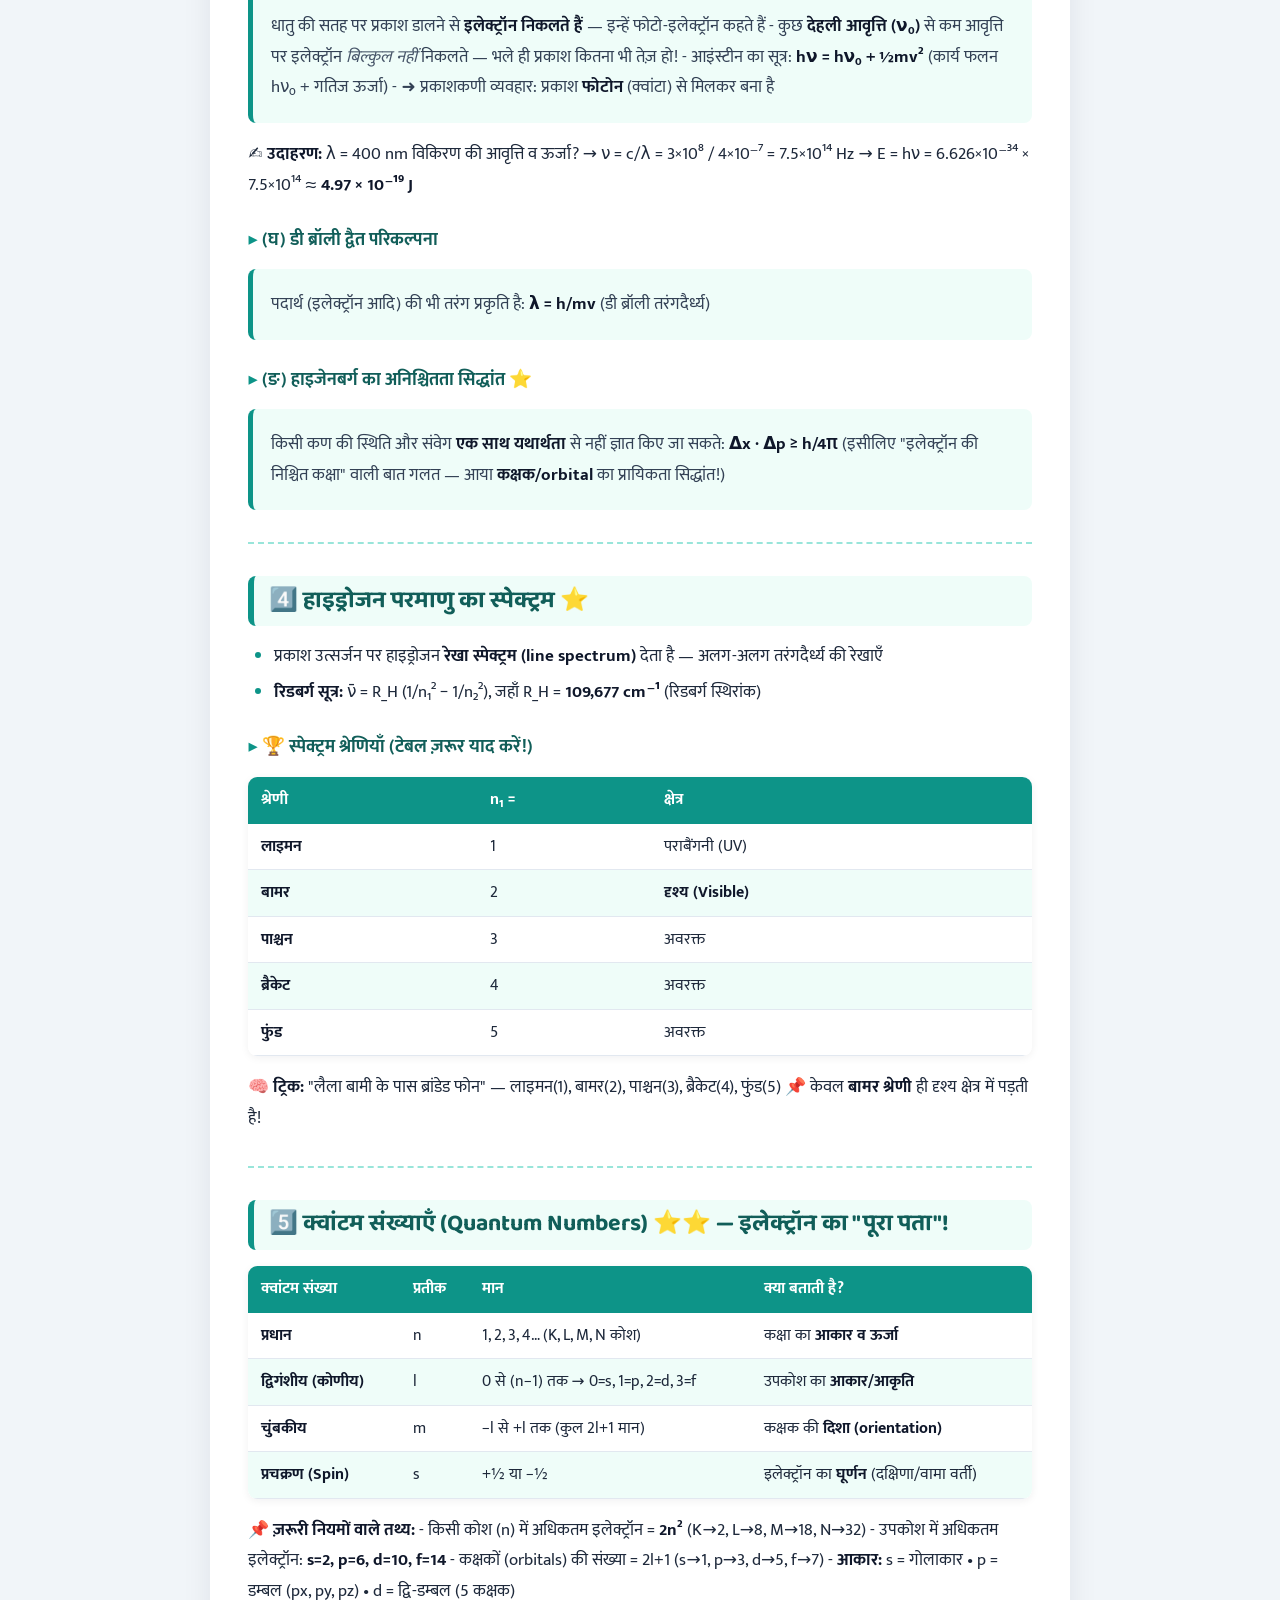
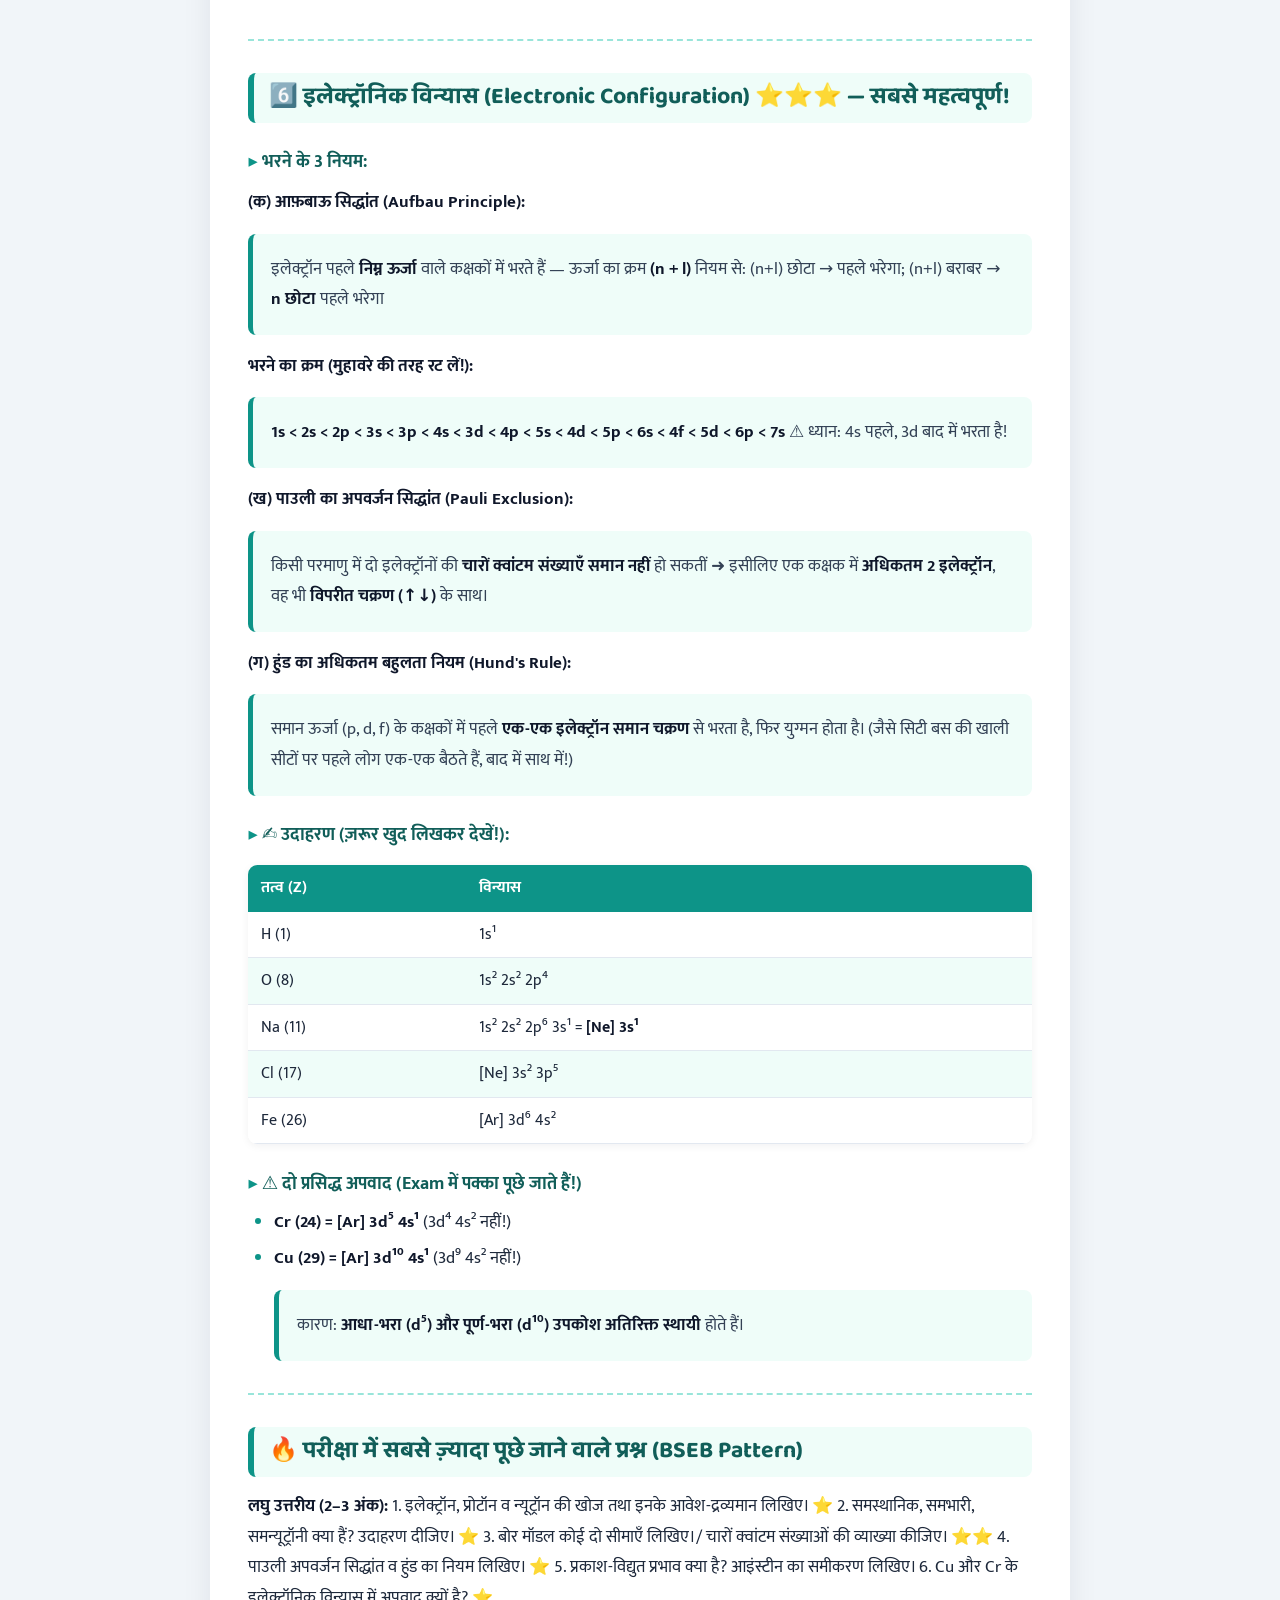
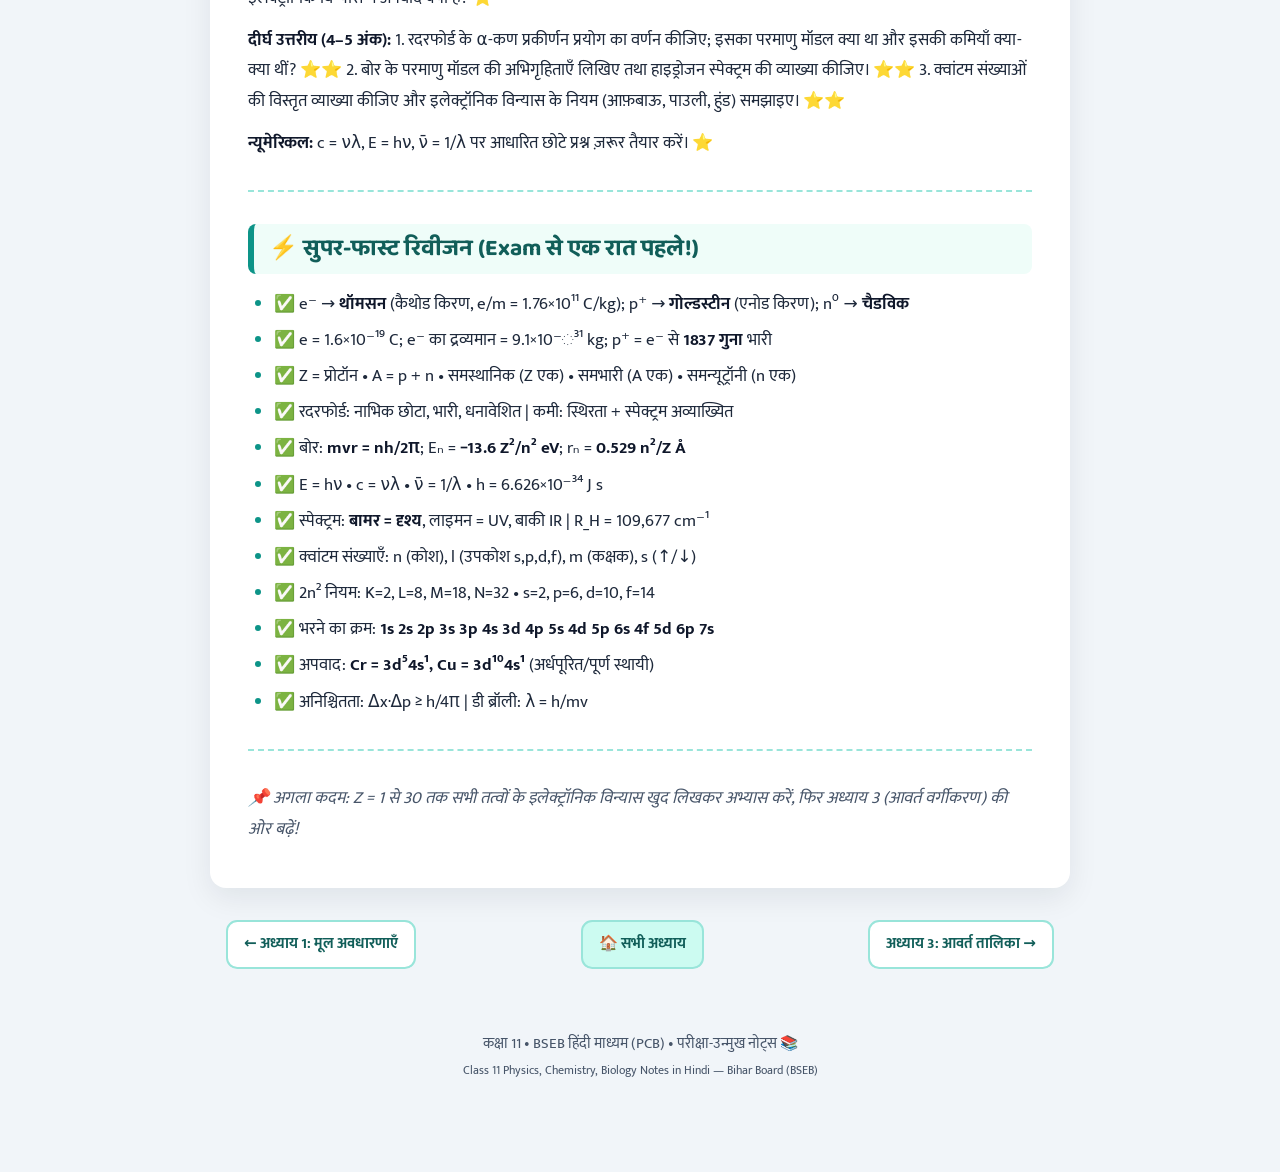
<file: chem-2.html>
<!DOCTYPE html>
<html lang="hi">
<head>
<meta charset="UTF-8">
<meta name="viewport" content="width=device-width, initial-scale=1.0">
<title>परमाणु की संरचना (Structure of Atom) Notes in Hindi | Class 11 Chemistry Ch 2 — BSEB</title>

<!-- ==================== SEO TAGS ==================== -->
<meta name="description" content="कक्षा 11 रसायन अध्याय 2 परमाणु की संरचना के आसान हिंदी नोट्स — इलेक्ट्रॉन-प्रोटॉन-न्यूट्रॉन की खोज, थॉमसन व रदरफोर्ड मॉडल, बोर मॉडल, क्वांटम संख्याएँ, आफ़बाऊ-पाउली-हुंड नियम व इलेक्ट्रॉनिक विन्यास।">
<meta name="keywords" content="परमाणु की संरचना class 11 notes, structure of atom class 11 notes in hindi, class 11 chemistry chapter 2 notes hindi medium, बोर मॉडल, quantum numbers in hindi, क्वांटम संख्याएँ, electronic configuration in hindi, इलेक्ट्रॉनिक विन्यास, bseb chemistry notes">
<meta name="author" content="Class 11 Notes Hub (BSEB PCB)">
<meta name="robots" content="index, follow, max-image-preview:large">
<meta name="theme-color" content="#0d9488">
<meta name="geo.region" content="IN-BR">
<link rel="canonical" href="https://YOUR-USERNAME.github.io/class-11-notes/chem-2.html">
<link rel="alternate" hreflang="hi" href="https://YOUR-USERNAME.github.io/class-11-notes/chem-2.html">
<link rel="alternate" hreflang="x-default" href="https://YOUR-USERNAME.github.io/class-11-notes/chem-2.html">

<!-- Open Graph (WhatsApp/Facebook/Telegram share preview) -->
<meta property="og:type" content="article">
<meta property="og:site_name" content="Class 11 Notes Hub — BSEB हिंदी माध्यम">
<meta property="og:locale" content="hi_IN">
<meta property="og:title" content="परमाणु की संरचना (Structure of Atom) Notes in Hindi | Class 11 Chemistry Ch 2 — BSEB">
<meta property="og:description" content="कक्षा 11 रसायन अध्याय 2 परमाणु की संरचना के आसान हिंदी नोट्स — इलेक्ट्रॉन-प्रोटॉन-न्यूट्रॉन की खोज, थॉमसन व रदरफोर्ड मॉडल, बोर मॉडल, क्वांटम संख्याएँ, आफ़बाऊ-पाउली-हुंड नियम व इलेक्ट्रॉनिक विन्यास।">
<meta property="og:url" content="https://YOUR-USERNAME.github.io/class-11-notes/chem-2.html">
<meta property="og:image" content="https://YOUR-USERNAME.github.io/class-11-notes/og-image.jpg">
<meta property="og:image:width" content="1200">
<meta property="og:image:height" content="630">
<meta property="og:image:alt" content="Class 11 हिंदी नोट्स — Physics, Chemistry, Biology">

<!-- Twitter Card -->
<meta name="twitter:card" content="summary_large_image">
<meta name="twitter:title" content="परमाणु की संरचना (Structure of Atom) Notes in Hindi | Class 11 Chemistry Ch 2 — BSEB">
<meta name="twitter:description" content="कक्षा 11 रसायन अध्याय 2 परमाणु की संरचना के आसान हिंदी नोट्स — इलेक्ट्रॉन-प्रोटॉन-न्यूट्रॉन की खोज, थॉमसन व रदरफोर्ड मॉडल, बोर मॉडल, क्वांटम संख्याएँ, आफ़बाऊ-पाउली-हुंड नियम व इलेक्ट्रॉनिक विन्यास।">
<meta name="twitter:image" content="https://YOUR-USERNAME.github.io/class-11-notes/og-image.jpg">

<script type="application/ld+json">{"@context": "https://schema.org", "@type": "LearningResource", "headline": "परमाणु की संरचना (Structure of Atom) Notes in Hindi | Class 11 Chemistry Ch 2 — BSEB", "description": "कक्षा 11 रसायन अध्याय 2 परमाणु की संरचना के आसान हिंदी नोट्स — इलेक्ट्रॉन-प्रोटॉन-न्यूट्रॉन की खोज, थॉमसन व रदरफोर्ड मॉडल, बोर मॉडल, क्वांटम संख्याएँ, आफ़बाऊ-पाउली-हुंड नियम व इलेक्ट्रॉनिक विन्यास।", "url": "https://YOUR-USERNAME.github.io/class-11-notes/chem-2.html", "inLanguage": "hi", "educationalLevel": "Class 11", "learningResourceType": "Study notes", "teaches": "e⁻, p, n की खोज • बोर मॉडल • क्वांटम संख्याएँ • विन्यास", "about": {"@type": "Thing", "name": "Class 11 Chemistry Chapter 2: Structure of Atom"}, "isPartOf": {"@type": "WebSite", "name": "Class 11 Notes Hub — BSEB हिंदी माध्यम", "url": "https://YOUR-USERNAME.github.io/class-11-notes"}, "author": {"@type": "Organization", "name": "Class 11 Notes Hub (BSEB PCB)"}, "educationalUse": "study", "audience": {"@type": "EducationalAudience", "educationalRole": "student"}}</script>
<script type="application/ld+json">{"@context": "https://schema.org", "@type": "BreadcrumbList", "itemListElement": [{"@type": "ListItem", "position": 1, "name": "Home", "item": "https://YOUR-USERNAME.github.io/class-11-notes/"}, {"@type": "ListItem", "position": 2, "name": "Chemistry", "item": "https://YOUR-USERNAME.github.io/class-11-notes/"}, {"@type": "ListItem", "position": 3, "name": "Chapter 2: परमाणु की संरचना", "item": "https://YOUR-USERNAME.github.io/class-11-notes/chem-2.html"}]}</script>
<!-- ================== SEO TAGS END =================== -->

<link rel="icon" href="data:image/svg+xml,<svg xmlns='http://www.w3.org/2000/svg' viewBox='0 0 100 100'><text y='.9em' font-size='90'>📚</text></svg>">
<link rel="preconnect" href="https://fonts.googleapis.com">
<link rel="preconnect" href="https://fonts.gstatic.com" crossorigin>
<link href="https://fonts.googleapis.com/css2?family=Baloo+2:wght@600;700;800&family=Mukta:wght@400;500;600;700&display=swap" rel="stylesheet">
<link rel="stylesheet" href="style.css">
</head>
<body class="chem">
<header class="topbar">
  <a class="home-link" href="index.html">🏠 मुख्य पृष्ठ</a>
  <span class="crumb">रसायन विज्ञान &nbsp;›&nbsp; अध्याय 2</span>
</header>

<section class="chapter-hero">
  <div class="hero-inner">
    <span class="badge">🧪 रसायन विज्ञान (Chemistry)</span>
    <h1>अध्याय 2 : परमाणु की संरचना</h1>
    <p class="hero-topics">e⁻, p, n की खोज • बोर मॉडल • क्वांटम संख्याएँ • विन्यास</p>
  </div>
</section>

<main class="content">
<h3>(BSEB • हिंदी माध्यम • बिल्कुल शुरुआती विद्यार्थी के लिए आसान नोट्स)</h3>
<blockquote>
<p><strong>इस अध्याय में क्या-क्या पढ़ना है?</strong>
1. उप-परमाण्विक कणों की खोज (इलेक्ट्रॉन, प्रोटॉन, न्यूट्रॉन) ⭐
2. थॉमसन, रदरफोर्ड और बोर के परमाणु मॉडल ⭐⭐
3. द्वैत प्रकृति — तरंग और कण (प्लांक, प्रकाश-विद्युत प्रभाव)
4. हाइड्रोजन परमाणु का स्पेक्ट्रम
5. <strong>क्वांटम संख्याएँ</strong> ⭐⭐
6. <strong>इलेक्ट्रॉनिक विन्यास</strong> — आफ़बाऊ, पाउली, हुंड ⭐⭐⭐ (सबसे ज़रूरी!)</p>
</blockquote>
<hr />
<h2>1️⃣ उप-परमाण्विक कणों की खोज ⭐</h2>
<h3>(क) इलेक्ट्रॉन की खोज — <em>J.J. थॉमसन (1897)</em></h3>
<ul>
<li><strong>कैथोड किरण नली (Cathode Ray Tube)</strong> में प्रयोग: निर्वात नली में उच्च वोल्टता लगाने पर कैथोड से किरणें निकलीं</li>
<li>निष्कर्ष: किरणें <strong>ऋणावेशित कणों</strong> से बनीं → इन्हें <strong>इलेक्ट्रॉन</strong> कहा</li>
<li>थॉमसन ने निकाला: <strong>e/m (विशिष्ट आवेश) = 1.76 × 10¹¹ C/kg</strong></li>
<li><strong>मिलिकन के तेल-बूंद प्रयोग (Oil Drop)</strong> से आवेश: <strong>e = −1.6 × 10⁻¹⁹ C</strong></li>
<li>इलेक्ट्रॉन का द्रव्यमान = <strong>9.1 × 10⁻³¹ kg</strong></li>
</ul>
<h3>(ख) प्रोटॉन की खोज — <em>गोल्डस्टीन (1886)</em></h3>
<ul>
<li>छिद्रित कैथोड वाली नली में <strong>एनोड किरणें/नहर किरणें</strong> (Canal rays) — धनावेशित</li>
<li>सबसे हल्का धन कण हाइड्रोजन से मिला = <strong>प्रोटॉन</strong> (नाम रदरफोर्ड ने दिया)</li>
<li>आवेश = +1.6 × 10⁻¹⁹ C, द्रव्यमान = <strong>1.67 × 10⁻²⁷ kg</strong> (इलेक्ट्रॉन से ~1837 गुना भारी)</li>
</ul>
<h3>(ग) न्यूट्रॉन की खोज — <em>चैडविक (1932)</em></h3>
<ul>
<li>बेरीलियम पर α-कणों की बौछार से निकला <strong>आवेशहीन</strong> कण</li>
<li>द्रव्यमान ≈ प्रोटॉन (1.675 × 10⁻²⁷ kg)</li>
</ul>
<h3>🏆 तीनों कणों की तुलना (टेबल रट लें!)</h3>
<div class="table-wrap"><table>
<thead>
<tr>
<th>कण</th>
<th>प्रतीक</th>
<th>आवेश</th>
<th>द्रव्यमान (u)</th>
<th>खोजकर्ता</th>
<th>स्थान</th>
</tr>
</thead>
<tbody>
<tr>
<td>इलेक्ट्रॉन</td>
<td>e⁻</td>
<td>−1.6×10⁻¹⁹ C</td>
<td>0.0005 (नगण्य)</td>
<td>थॉमसन</td>
<td>नाभिक के बाहर</td>
</tr>
<tr>
<td>प्रोटॉन</td>
<td>p⁺</td>
<td>+1.6×10⁻¹⁹ C</td>
<td>1</td>
<td>गोल्डस्टीन</td>
<td>नाभिक में</td>
</tr>
<tr>
<td>न्यूट्रॉन</td>
<td>n⁰</td>
<td>शून्य</td>
<td>1</td>
<td>चैडविक</td>
<td>नाभिक में</td>
</tr>
</tbody>
</table></div>
<h3>📌 परमाणु संख्या, द्रव्यमान संख्या और समबंधित शब्द ⭐</h3>
<ul>
<li><strong>परमाणु क्रमांक (Z)</strong> = प्रोटॉनों की संख्या (उदासीन परमाणु में = इलेक्ट्रॉनों की संख्या)</li>
<li><strong>द्रव्यमान संख्या (A)</strong> = प्रोटॉन + न्यूट्रॉन | संकेत: ᴬzX (जैसे ²³₁₁Na)</li>
</ul>
<div class="table-wrap"><table>
<thead>
<tr>
<th>शब्द</th>
<th>अर्थ</th>
<th>उदाहरण</th>
</tr>
</thead>
<tbody>
<tr>
<td><strong>समस्थानिक (Isotopes)</strong></td>
<td>Z समान, A भिन्न (न्यूट्रॉन अलग)</td>
<td>¹H, ²H, ³H; ¹²C, ¹⁴C</td>
</tr>
<tr>
<td><strong>समभारी (Isobars)</strong></td>
<td>A समान, Z भिन्न</td>
<td>⁴⁰Ar, ⁴⁰Ca; ¹⁴C, ¹⁴N</td>
</tr>
<tr>
<td><strong>समन्यूट्रॉनी (Isotones)</strong></td>
<td>न्यूट्रॉन समान</td>
<td>¹⁴C (8n), ¹⁶O (8n)</td>
</tr>
</tbody>
</table></div>
<p>🧠 <strong>ट्रिक:</strong> iso<strong>tope</strong> → टॉप/स्थान एक (Z एक) • iso<strong>bar</strong> → भार (A) एक • iso<strong>tone</strong> → न्यूट्रॉन एक</p>
<hr />
<h2>2️⃣ परमाणु मॉडलों का विकास ⭐⭐</h2>
<h3>(क) थॉमसन मॉडल (1898) — "तरबूज़/प्लम पुडिंग मॉडल"</h3>
<ul>
<li>परमाणु = समान धनावेश की गेंद, जिसमें इलेक्ट्रॉन तरबूज़ के बीज की तरह गड़े हों</li>
<li>❌ कमी: रदरफोर्ड के प्रयोग की व्याख्या नहीं कर पाया</li>
</ul>
<h3>(ख) रदरफोर्ड मॉडल (1911) — <em>स्वर्ण-पन्नी प्रयोग (α-कण प्रकीर्णन)</em> ⭐⭐</h3>
<p><strong>प्रयोग:</strong> सोने की पतली पन्नी पर α-कण (He²⁺) की बौछार</p>
<p><strong>प्रेक्षण:</strong>
1. अधिकांश α-कण <strong>सीधे</strong> निकल गए → परमाणु का अधिकांश भाग <strong>खोखला</strong> है
2. कुछ कण छोटे कोण पर विचलित
3. बहुत कम (20,000 में से 1) कण <strong>180° पर वापस</strong> लौटे → धनावेश और पूरा द्रव्यमान छोटे-से केंद्र <strong>"नाभिक"</strong> में केंद्रित</p>
<p><strong>निष्कर्ष:</strong> नाभिक धनावेशित, बहुत छोटा (~10⁻¹⁵ m) और भारी; इलेक्ट्रॉन नाभिक के चारों ओर चक्कर लगाते हैं</p>
<p><strong>❌ कमियाँ (Exam में पूछा जाता है!):</strong>
1. मैक्सवेल के नियम से घूमता इलेक्ट्रॉन ऊर्जा विकिरित करके <strong>नाभिक में गिरना</strong> चाहिए → परमाणु <strong>अस्थायी</strong> होना चाहिए, पर ऐसा नहीं होता!
2. <strong>स्पेक्ट्रम</strong> की व्याख्या नहीं कर पाया</p>
<h3>(ग) बोर मॉडल (1913) ⭐⭐ — दीर्घ उत्तरीय का पसंदीदा!</h3>
<p><strong>अभिगृहिताएँ (Postulates):</strong>
1. इलेक्ट्रॉन नाभिक के चारों ओर केवल कुछ <strong>निश्चित ऊर्जा वाली स्थिर कक्षाओं (stationary orbits)</strong> में घूम सकता है
2. स्थिर कक्षा में घूमते समय इलेक्ट्रॉन <strong>ऊर्जा विकिरित नहीं</strong> करता
3. एक कक्षा से दूसरी में जाने पर ऊर्जा का अवशोषण/उत्सर्जन <strong>एक क्वांटम</strong> के रूप में होता है:
   <strong>E₂ − E₁ = hν</strong>
4. स्थिर कक्षा में इलेक्ट्रॉन का <strong>कोणीय संवेग quantized</strong> होता है:
   <strong>mvr = nh/2π</strong> (n = 1, 2, 3...)</p>
<p><strong>उपलब्धियाँ:</strong>
- कक्षा की ऊर्जा: <strong>Eₙ = −13.6 Z²/n² eV</strong> (= −2.18 × 10⁻¹⁸ Z²/n² J)
- कक्षा की त्रिज्या: <strong>rₙ = 52.9 n²/Z pm</strong> (≈ 0.529 Å × n²)
- हाइड्रोजन स्पेक्ट्रम की पूरी व्याख्या ✔️</p>
<p><strong>❌ सीमाएँ:</strong>
- सूक्ष्म स्पेक्ट्रम (fine structure), <strong>ज़ीमान</strong> (चुंबक क्षेत्र) व <strong>स्टार्क</strong> (विद्युत क्षेत्र) प्रभाव की व्याख्या नहीं
- बहु-इलेक्ट्रॉन परमाणुओं/अणुओं के लिए विफल; द्वैत प्रकृति की अनदेखी</p>
<hr />
<h2>3️⃣ विकिरण की द्वैत प्रकृति (तरंग + कण) ⭐</h2>
<h3>(क) तरंग प्रकृति</h3>
<ul>
<li>समीकरण: <strong>c = νλ</strong> (c = 3 × 10⁸ m/s निर्वात में प्रकाश की चाल)</li>
<li><strong>तरंग संख्या ν̄ = 1/λ</strong> (इकाई cm⁻¹)</li>
<li><strong>विद्युतचुंबकीय स्पेक्ट्रम (तरंगदैर्ध्य के घटते क्रम में):</strong><blockquote>
<p>रेडियो &gt; माइक्रो &gt; अवरक्त &gt; <strong>दृश्य (बैजनी…लाल)</strong> &gt; पराबैंगनी &gt; X-किरणें &gt; गामा-किरणें
  (ऊपर जाने पर आवृत्ति/ऊर्जा बढ़ती है)</p>
</blockquote>
</li>
</ul>
<h3>(ख) कण प्रकृति — प्लांक का क्वांटम सिद्धांत</h3>
<ul>
<li>विकिरण ऊर्जा <strong>सतत नहीं</strong>, छोटे पैकेटों <strong>"क्वांटा"</strong> में उत्सर्जित होती है:
  <strong>E = hν</strong> (h = प्लांक स्थिरांक = <strong>6.626 × 10⁻³⁴ J s</strong>)</li>
</ul>
<h3>(ग) प्रकाश-विद्युत प्रभाव (Photoelectric Effect) — <em>हर्ट्ज़ ने खोज, आइंस्टीन ने समझाया</em></h3>
<blockquote>
<p>धातु की सतह पर प्रकाश डालने से <strong>इलेक्ट्रॉन निकलते हैं</strong> — इन्हें फोटो-इलेक्ट्रॉन कहते हैं
- कुछ <strong>देहली आवृत्ति (ν₀)</strong> से कम आवृत्ति पर इलेक्ट्रॉन <em>बिल्कुल नहीं</em> निकलते — भले ही प्रकाश कितना भी तेज़ हो!
- आइंस्टीन का सूत्र: <strong>hν = hν₀ + ½mv²</strong> (कार्य फलन hν₀ + गतिज ऊर्जा)
- ➜ प्रकाशकणी व्यवहार: प्रकाश <strong>फोटोन</strong> (क्वांटा) से मिलकर बना है</p>
</blockquote>
<p>✍️ <strong>उदाहरण:</strong> λ = 400 nm विकिरण की आवृत्ति व ऊर्जा?
→ ν = c/λ = 3×10⁸ / 4×10⁻⁷ = 7.5×10¹⁴ Hz
→ E = hν = 6.626×10⁻³⁴ × 7.5×10¹⁴ ≈ <strong>4.97 × 10⁻¹⁹ J</strong></p>
<h3>(घ) डी ब्रॉली द्वैत परिकल्पना</h3>
<blockquote>
<p>पदार्थ (इलेक्ट्रॉन आदि) की भी तरंग प्रकृति है: <strong>λ = h/mv</strong> (डी ब्रॉली तरंगदैर्ध्य)</p>
</blockquote>
<h3>(ङ) हाइजेनबर्ग का अनिश्चितता सिद्धांत ⭐</h3>
<blockquote>
<p>किसी कण की स्थिति और संवेग <strong>एक साथ यथार्थता</strong> से नहीं ज्ञात किए जा सकते:
<strong>Δx · Δp ≥ h/4π</strong>
(इसीलिए "इलेक्ट्रॉन की निश्चित कक्षा" वाली बात गलत — आया <strong>कक्षक/orbital</strong> का प्रायिकता सिद्धांत!)</p>
</blockquote>
<hr />
<h2>4️⃣ हाइड्रोजन परमाणु का स्पेक्ट्रम ⭐</h2>
<ul>
<li>प्रकाश उत्सर्जन पर हाइड्रोजन <strong>रेखा स्पेक्ट्रम (line spectrum)</strong> देता है — अलग-अलग तरंगदैर्ध्य की रेखाएँ</li>
<li><strong>रिडबर्ग सूत्र:</strong> ν̄ = R_H (1/n₁² − 1/n₂²), जहाँ R_H = <strong>109,677 cm⁻¹</strong> (रिडबर्ग स्थिरांक)</li>
</ul>
<h3>🏆 स्पेक्ट्रम श्रेणियाँ (टेबल ज़रूर याद करें!)</h3>
<div class="table-wrap"><table>
<thead>
<tr>
<th>श्रेणी</th>
<th>n₁ =</th>
<th>क्षेत्र</th>
</tr>
</thead>
<tbody>
<tr>
<td><strong>लाइमन</strong></td>
<td>1</td>
<td>पराबैंगनी (UV)</td>
</tr>
<tr>
<td><strong>बामर</strong></td>
<td>2</td>
<td><strong>दृश्य (Visible)</strong></td>
</tr>
<tr>
<td><strong>पाश्चन</strong></td>
<td>3</td>
<td>अवरक्त</td>
</tr>
<tr>
<td><strong>ब्रैकेट</strong></td>
<td>4</td>
<td>अवरक्त</td>
</tr>
<tr>
<td><strong>फुंड</strong></td>
<td>5</td>
<td>अवरक्त</td>
</tr>
</tbody>
</table></div>
<p>🧠 <strong>ट्रिक:</strong> "लैला बामी के पास ब्रांडेड फोन" — लाइमन(1), बामर(2), पाश्चन(3), ब्रैकेट(4), फुंड(5)
📌 केवल <strong>बामर श्रेणी</strong> ही दृश्य क्षेत्र में पड़ती है!</p>
<hr />
<h2>5️⃣ क्वांटम संख्याएँ (Quantum Numbers) ⭐⭐ — इलेक्ट्रॉन का "पूरा पता"!</h2>
<div class="table-wrap"><table>
<thead>
<tr>
<th>क्वांटम संख्या</th>
<th>प्रतीक</th>
<th>मान</th>
<th>क्या बताती है?</th>
</tr>
</thead>
<tbody>
<tr>
<td><strong>प्रधान</strong></td>
<td>n</td>
<td>1, 2, 3, 4… (K, L, M, N कोश)</td>
<td>कक्षा का <strong>आकार व ऊर्जा</strong></td>
</tr>
<tr>
<td><strong>द्विगंशीय (कोणीय)</strong></td>
<td>l</td>
<td>0 से (n−1) तक → 0=s, 1=p, 2=d, 3=f</td>
<td>उपकोश का <strong>आकार/आकृति</strong></td>
</tr>
<tr>
<td><strong>चुंबकीय</strong></td>
<td>m</td>
<td>−l से +l तक (कुल 2l+1 मान)</td>
<td>कक्षक की <strong>दिशा (orientation)</strong></td>
</tr>
<tr>
<td><strong>प्रचक्रण (Spin)</strong></td>
<td>s</td>
<td>+½ या −½</td>
<td>इलेक्ट्रॉन का <strong>घूर्णन</strong> (दक्षिणा/वामा वर्ती)</td>
</tr>
</tbody>
</table></div>
<p>📌 <strong>ज़रूरी नियमों वाले तथ्य:</strong>
- किसी कोश (n) में अधिकतम इलेक्ट्रॉन = <strong>2n²</strong> (K→2, L→8, M→18, N→32)
- उपकोश में अधिकतम इलेक्ट्रॉन: <strong>s=2, p=6, d=10, f=14</strong>
- कक्षकों (orbitals) की संख्या = 2l+1 (s→1, p→3, d→5, f→7)
- <strong>आकार:</strong> s = गोलाकार • p = डम्बल (px, py, pz) • d = द्वि-डम्बल (5 कक्षक)</p>
<hr />
<h2>6️⃣ इलेक्ट्रॉनिक विन्यास (Electronic Configuration) ⭐⭐⭐ — सबसे महत्वपूर्ण!</h2>
<h3>भरने के 3 नियम:</h3>
<p><strong>(क) आफ़बाऊ सिद्धांत (Aufbau Principle):</strong></p>
<blockquote>
<p>इलेक्ट्रॉन पहले <strong>निम्न ऊर्जा</strong> वाले कक्षकों में भरते हैं — ऊर्जा का क्रम <strong>(n + l)</strong> नियम से:
(n+l) छोटा → पहले भरेगा; (n+l) बराबर → <strong>n छोटा</strong> पहले भरेगा</p>
</blockquote>
<p><strong>भरने का क्रम (मुहावरे की तरह रट लें!):</strong></p>
<blockquote>
<p><strong>1s &lt; 2s &lt; 2p &lt; 3s &lt; 3p &lt; 4s &lt; 3d &lt; 4p &lt; 5s &lt; 4d &lt; 5p &lt; 6s &lt; 4f &lt; 5d &lt; 6p &lt; 7s</strong>
⚠️ ध्यान: 4s पहले, 3d बाद में भरता है!</p>
</blockquote>
<p><strong>(ख) पाउली का अपवर्जन सिद्धांत (Pauli Exclusion):</strong></p>
<blockquote>
<p>किसी परमाणु में दो इलेक्ट्रॉनों की <strong>चारों क्वांटम संख्याएँ समान नहीं</strong> हो सकतीं
➜ इसीलिए एक कक्षक में <strong>अधिकतम 2 इलेक्ट्रॉन</strong>, वह भी <strong>विपरीत चक्रण (↑↓)</strong> के साथ।</p>
</blockquote>
<p><strong>(ग) हुंड का अधिकतम बहुलता नियम (Hund's Rule):</strong></p>
<blockquote>
<p>समान ऊर्जा (p, d, f) के कक्षकों में पहले <strong>एक-एक इलेक्ट्रॉन समान चक्रण</strong> से भरता है, फिर युग्मन होता है।
(जैसे सिटी बस की खाली सीटों पर पहले लोग एक-एक बैठते हैं, बाद में साथ में!)</p>
</blockquote>
<h3>✍️ उदाहरण (ज़रूर खुद लिखकर देखें!):</h3>
<div class="table-wrap"><table>
<thead>
<tr>
<th>तत्व (Z)</th>
<th>विन्यास</th>
</tr>
</thead>
<tbody>
<tr>
<td>H (1)</td>
<td>1s¹</td>
</tr>
<tr>
<td>O (8)</td>
<td>1s² 2s² 2p⁴</td>
</tr>
<tr>
<td>Na (11)</td>
<td>1s² 2s² 2p⁶ 3s¹ = <strong>[Ne] 3s¹</strong></td>
</tr>
<tr>
<td>Cl (17)</td>
<td>[Ne] 3s² 3p⁵</td>
</tr>
<tr>
<td>Fe (26)</td>
<td>[Ar] 3d⁶ 4s²</td>
</tr>
</tbody>
</table></div>
<h3>⚠️ दो प्रसिद्ध अपवाद (Exam में पक्का पूछे जाते हैं!)</h3>
<ul>
<li><strong>Cr (24) = [Ar] 3d⁵ 4s¹</strong> (3d⁴ 4s² नहीं!)</li>
<li><strong>Cu (29) = [Ar] 3d¹⁰ 4s¹</strong> (3d⁹ 4s² नहीं!)<blockquote>
<p>कारण: <strong>आधा-भरा (d⁵) और पूर्ण-भरा (d¹⁰) उपकोश अतिरिक्त स्थायी</strong> होते हैं।</p>
</blockquote>
</li>
</ul>
<hr />
<h2>🔥 परीक्षा में सबसे ज़्यादा पूछे जाने वाले प्रश्न (BSEB Pattern)</h2>
<p><strong>लघु उत्तरीय (2–3 अंक):</strong>
1. इलेक्ट्रॉन, प्रोटॉन व न्यूट्रॉन की खोज तथा इनके आवेश-द्रव्यमान लिखिए। ⭐
2. समस्थानिक, समभारी, समन्यूट्रॉनी क्या हैं? उदाहरण दीजिए। ⭐
3. बोर मॉडल कोई दो सीमाएँ लिखिए।/ चारों क्वांटम संख्याओं की व्याख्या कीजिए। ⭐⭐
4. पाउली अपवर्जन सिद्धांत व हुंड का नियम लिखिए। ⭐
5. प्रकाश-विद्युत प्रभाव क्या है? आइंस्टीन का समीकरण लिखिए।
6. Cu और Cr के इलेक्ट्रॉनिक विन्यास में अपवाद क्यों है? ⭐</p>
<p><strong>दीर्घ उत्तरीय (4–5 अंक):</strong>
1. रदरफोर्ड के α-कण प्रकीर्णन प्रयोग का वर्णन कीजिए; इसका परमाणु मॉडल क्या था और इसकी कमियाँ क्या-क्या थीं? ⭐⭐
2. बोर के परमाणु मॉडल की अभिगृहिताएँ लिखिए तथा हाइड्रोजन स्पेक्ट्रम की व्याख्या कीजिए। ⭐⭐
3. क्वांटम संख्याओं की विस्तृत व्याख्या कीजिए और इलेक्ट्रॉनिक विन्यास के नियम (आफ़बाऊ, पाउली, हुंड) समझाइए। ⭐⭐</p>
<p><strong>न्यूमेरिकल:</strong> c = νλ, E = hν, ν̄ = 1/λ पर आधारित छोटे प्रश्न ज़रूर तैयार करें। ⭐</p>
<hr />
<h2>⚡ सुपर-फास्ट रिवीजन (Exam से एक रात पहले!)</h2>
<ul>
<li>✅ e⁻ → <strong>थॉमसन</strong> (कैथोड किरण, e/m = 1.76×10¹¹ C/kg); p⁺ → <strong>गोल्डस्टीन</strong> (एनोड किरण); n⁰ → <strong>चैडविक</strong></li>
<li>✅ e = 1.6×10⁻¹⁹ C; e⁻ का द्रव्यमान = 9.1×10⁻³¹ kg; p⁺ = e⁻ से <strong>1837 गुना</strong> भारी</li>
<li>✅ Z = प्रोटॉन • A = p + n • समस्थानिक (Z एक) • समभारी (A एक) • समन्यूट्रॉनी (n एक)</li>
<li>✅ रदरफोर्ड: नाभिक छोटा, भारी, धनावेशित | कमी: स्थिरता + स्पेक्ट्रम अव्याख्यित</li>
<li>✅ बोर: <strong>mvr = nh/2π</strong>; Eₙ = <strong>−13.6 Z²/n² eV</strong>; rₙ = <strong>0.529 n²/Z Å</strong></li>
<li>✅ E = hν • c = νλ • ν̄ = 1/λ • h = 6.626×10⁻³⁴ J s</li>
<li>✅ स्पेक्ट्रम: <strong>बामर = दृश्य</strong>, लाइमन = UV, बाकी IR | R_H = 109,677 cm⁻¹</li>
<li>✅ क्वांटम संख्याएँ: n (कोश), l (उपकोश s,p,d,f), m (कक्षक), s (↑/↓)</li>
<li>✅ 2n² नियम: K=2, L=8, M=18, N=32 • s=2, p=6, d=10, f=14</li>
<li>✅ भरने का क्रम: <strong>1s 2s 2p 3s 3p 4s 3d 4p 5s 4d 5p 6s 4f 5d 6p 7s</strong></li>
<li>✅ अपवाद: <strong>Cr = 3d⁵4s¹, Cu = 3d¹⁰4s¹</strong> (अर्धपूरित/पूर्ण स्थायी)</li>
<li>✅ अनिश्चितता: Δx·Δp ≥ h/4π | डी ब्रॉली: λ = h/mv</li>
</ul>
<hr />
<p><em>📌 अगला कदम: Z = 1 से 30 तक सभी तत्वों के इलेक्ट्रॉनिक विन्यास खुद लिखकर अभ्यास करें, फिर अध्याय 3 (आवर्त वर्गीकरण) की ओर बढ़ें!</em></p>
</main>

<nav class="chapter-nav">
  <a class="nav-btn prev" href="chem-1.html">← अध्याय 1: मूल अवधारणाएँ</a>
  <a class="nav-btn home" href="index.html">🏠 सभी अध्याय</a>
  <a class="nav-btn next" href="chem-3.html">अध्याय 3: आवर्त तालिका →</a>
</nav>

<button class="print-btn" onclick="window.print()">🖨️ प्रिंट / PDF सहेजें</button>

<footer class="site-footer">
  कक्षा 11 • BSEB हिंदी माध्यम (PCB) • परीक्षा-उन्मुख नोट्स 📚<br>
  <small>Class 11 Physics, Chemistry, Biology Notes in Hindi — Bihar Board (BSEB)</small>
</footer>
</body>
</html>
</file>
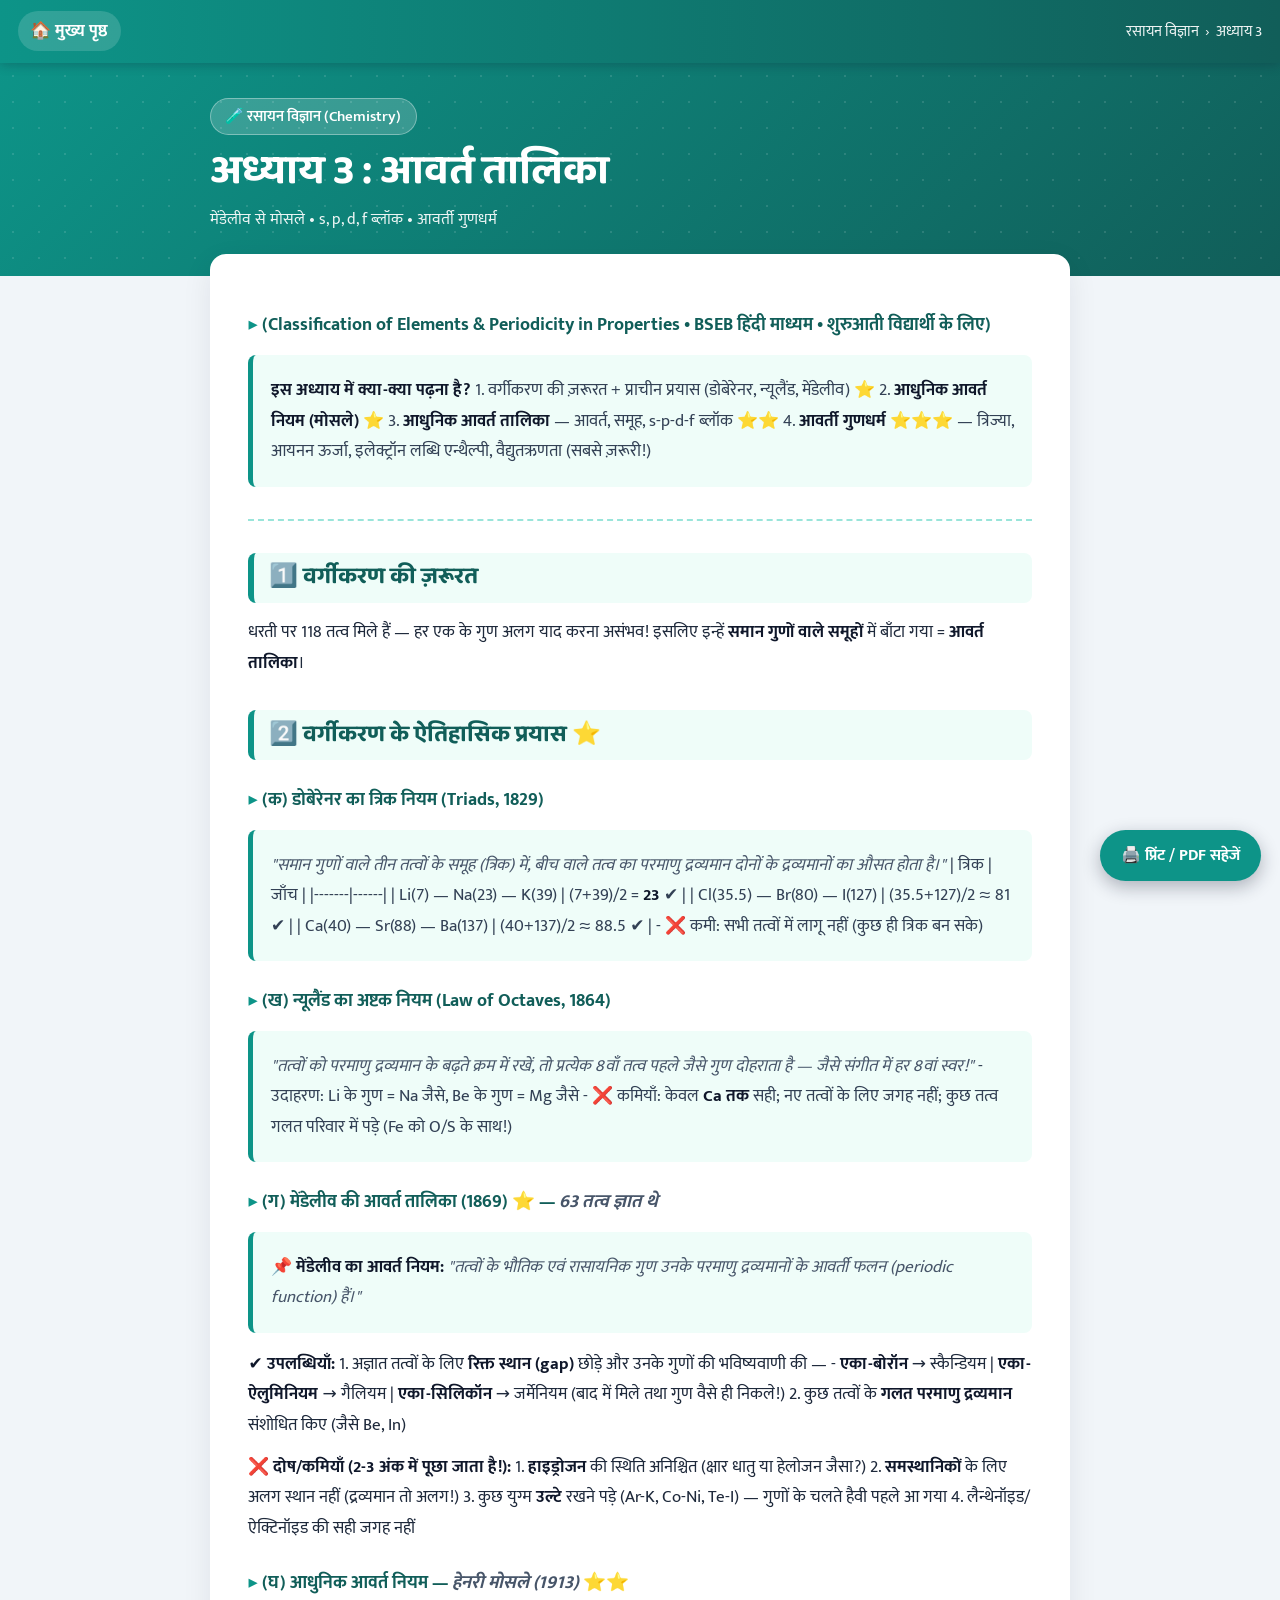
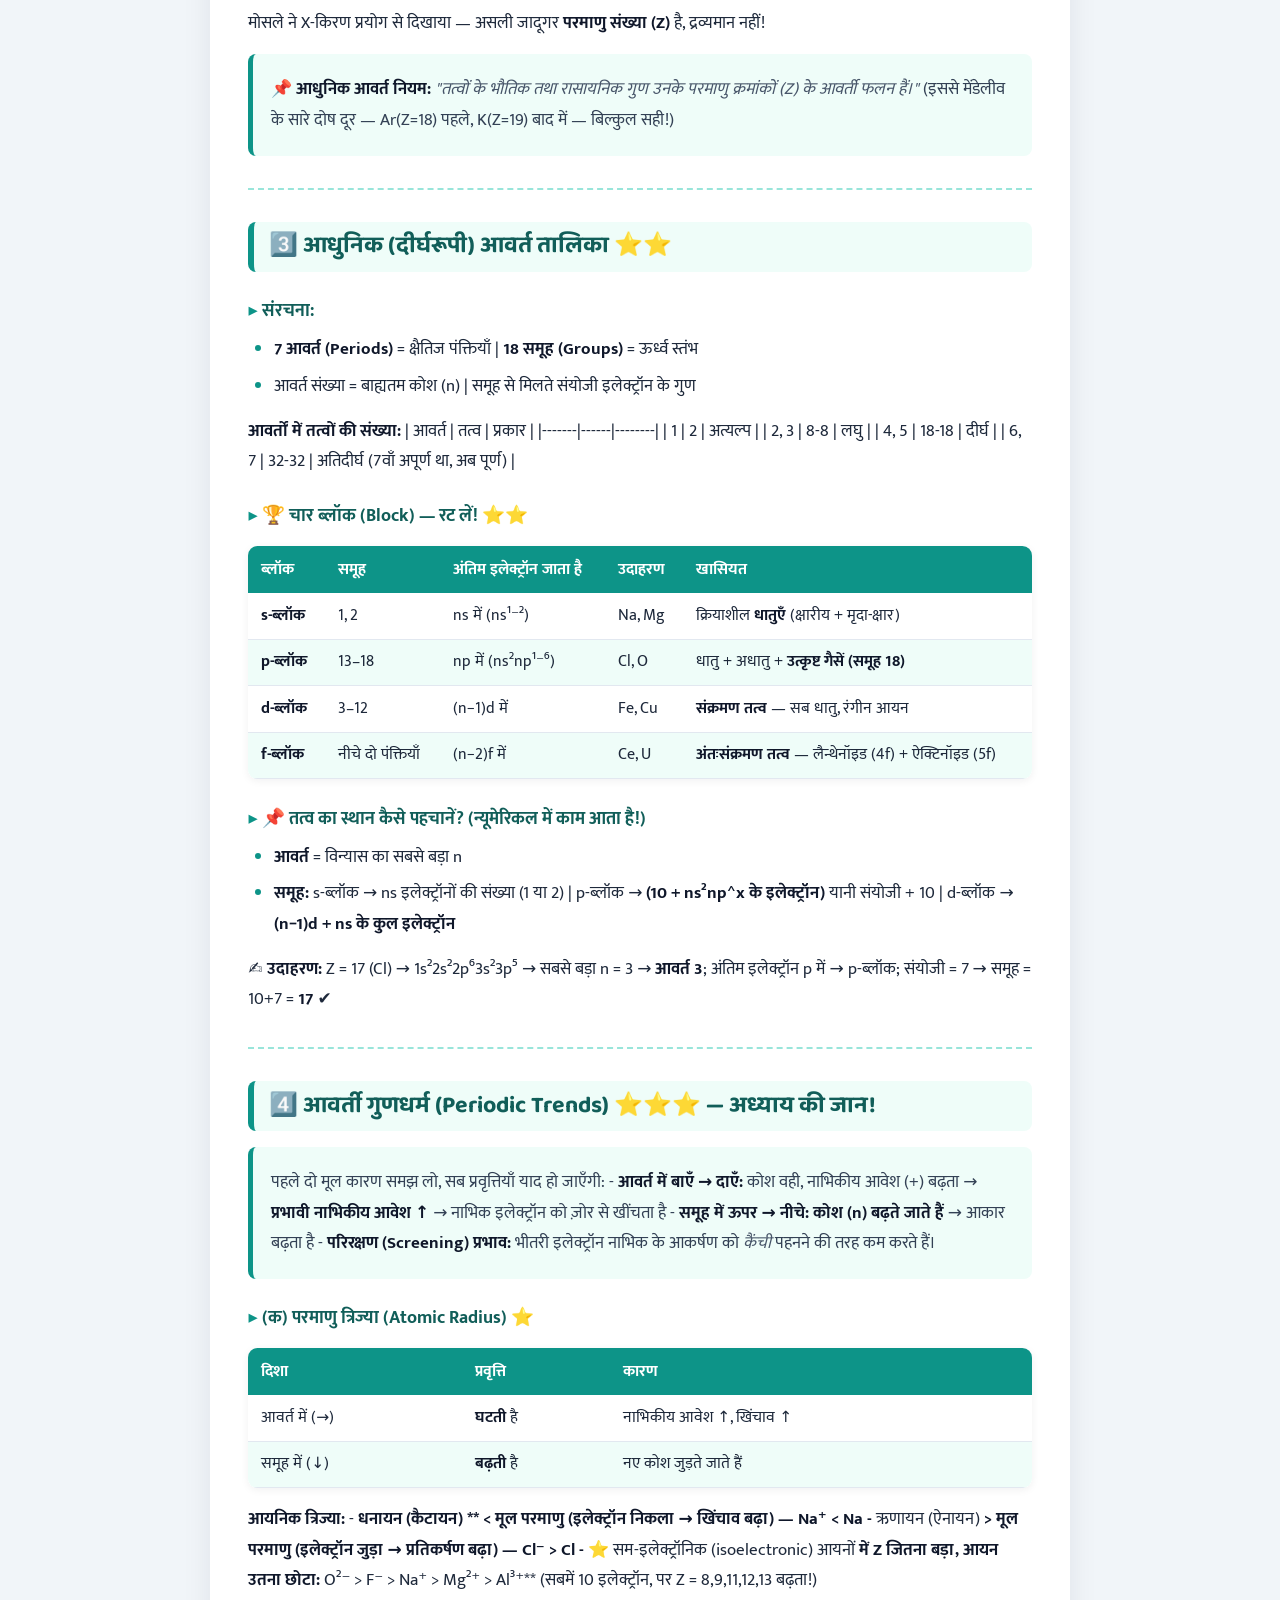
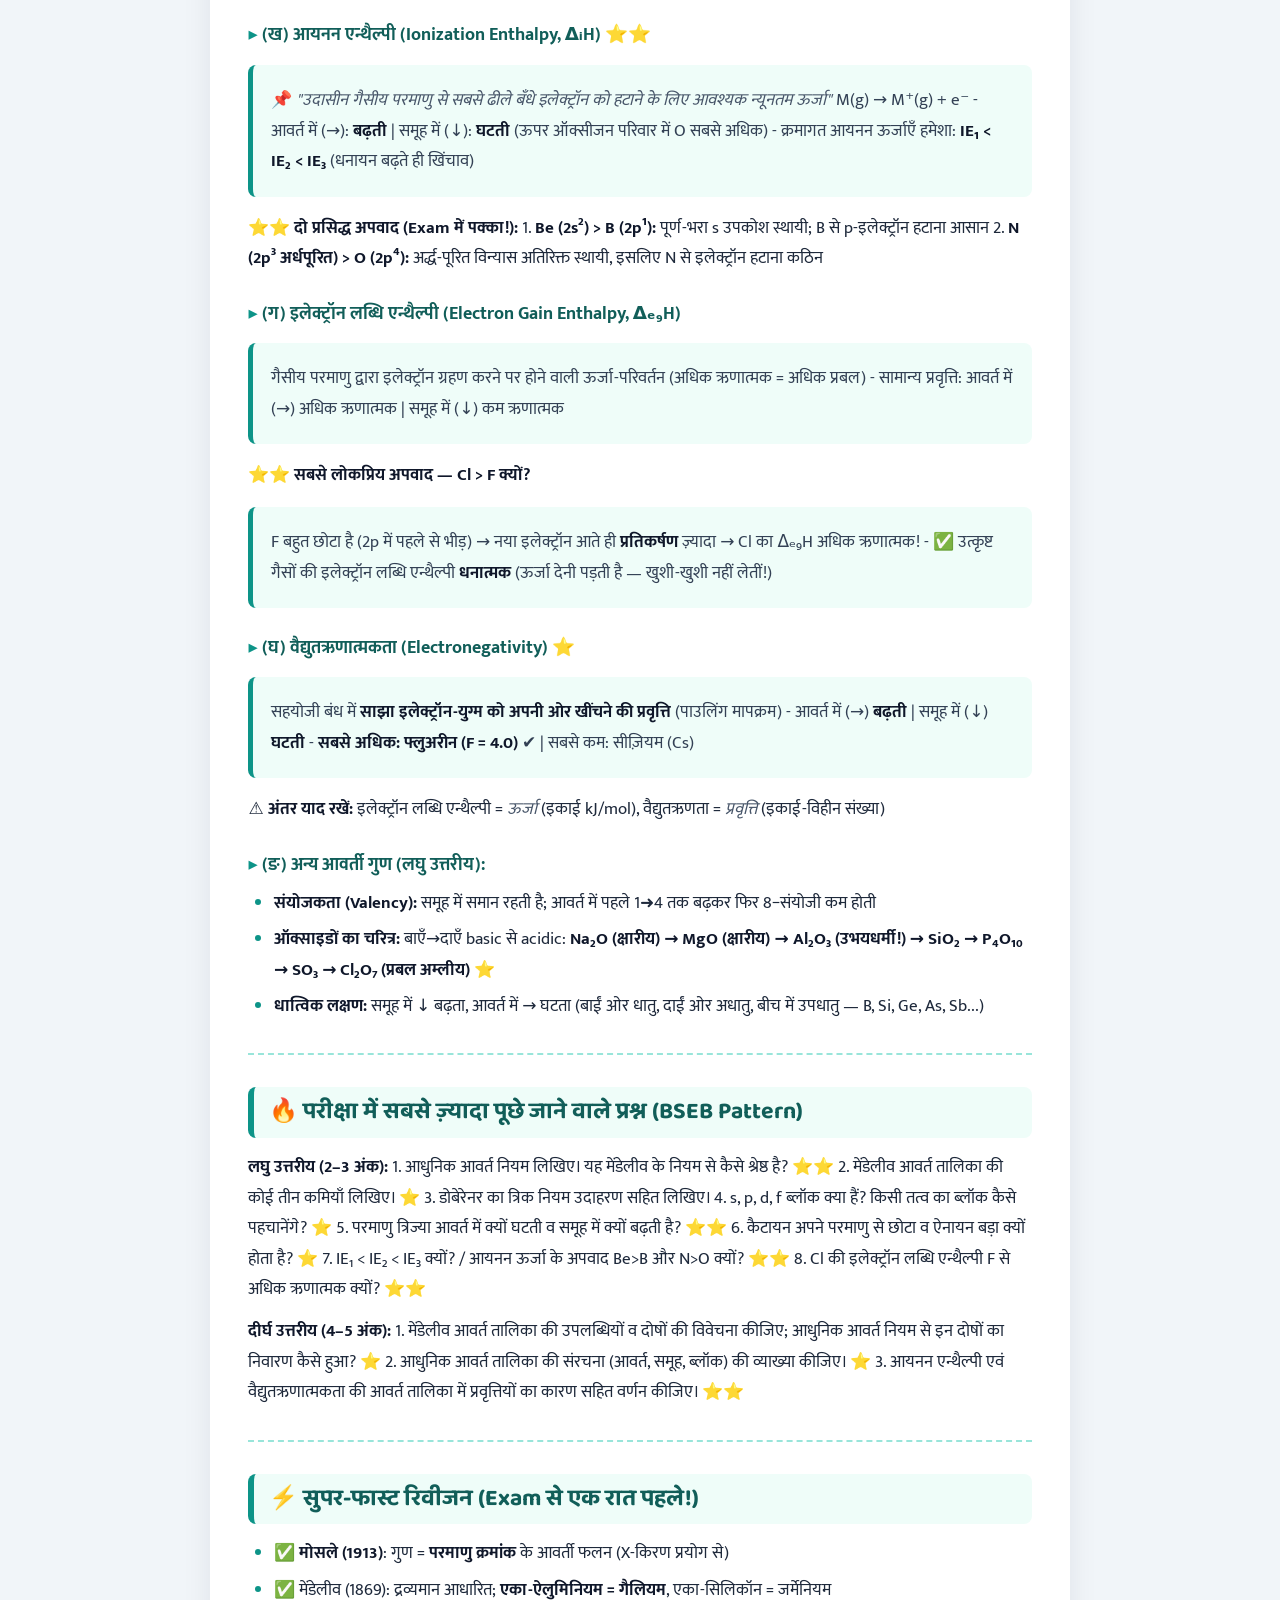
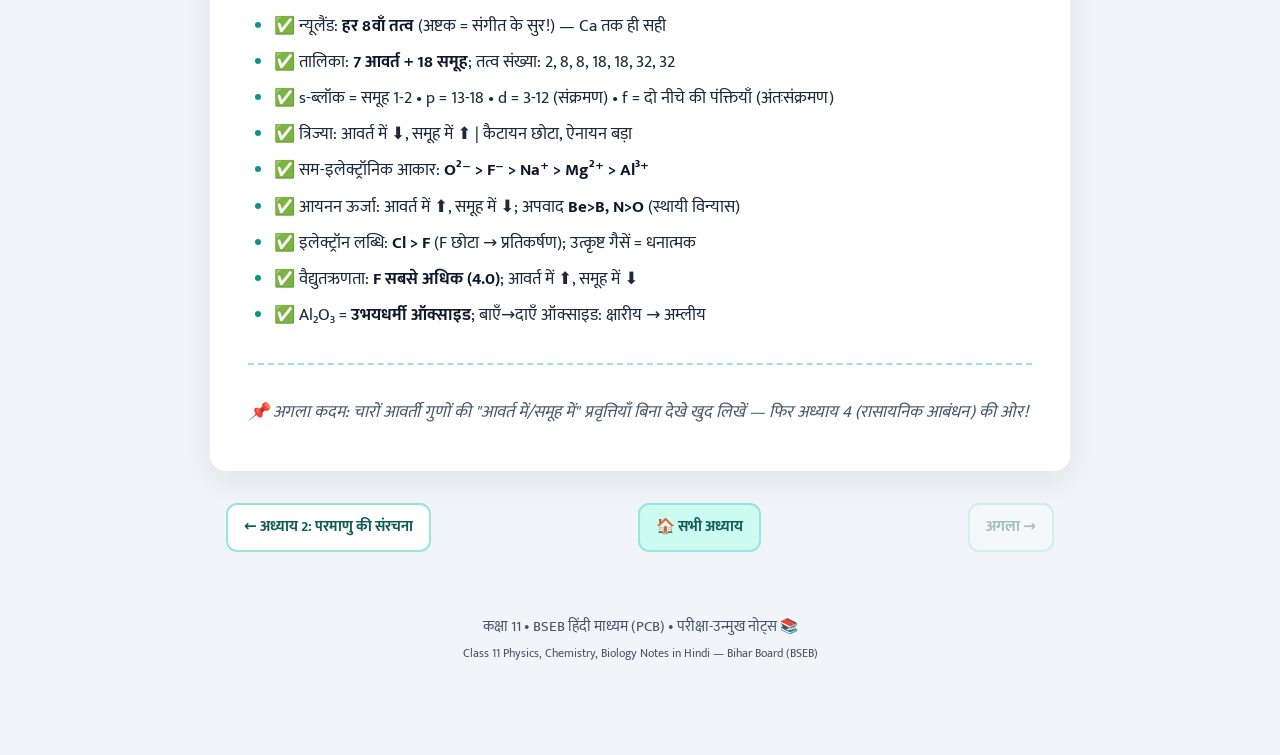
<file: chem-3.html>
<!DOCTYPE html>
<html lang="hi">
<head>
<meta charset="UTF-8">
<meta name="viewport" content="width=device-width, initial-scale=1.0">
<title>आवर्त तालिका (Classification of Elements & Periodicity) Notes in Hindi | Class 11 Chemistry Ch 3 — BSEB</title>

<!-- ==================== SEO TAGS ==================== -->
<meta name="description" content="कक्षा 11 रसायन अध्याय 3 तत्वों का वर्गीकरण एवं गुणों में आवर्तता के आसान हिंदी नोट्स — डोबेरेनर, न्यूलैंड, मेंडेलीव, आधुनिक आवर्त नियम (मोसले), s-p-d-f ब्लॉक और परमाणु त्रिज्या, आयनन ऊर्जा, वैद्युतऋणता की प्रवृत्तियाँ।">
<meta name="keywords" content="आवर्त तालिका class 11 notes, periodic table class 11 notes in hindi, class 11 chemistry chapter 3 notes hindi medium, मेंडेलीव आवर्त तालिका, आधुनिक आवर्त नियम, आवर्ती गुणधर्म, periodic trends in hindi, आयनन ऊर्जा, वैद्युतऋणात्मकता, bseb chemistry notes hindi">
<meta name="author" content="Class 11 Notes Hub (BSEB PCB)">
<meta name="robots" content="index, follow, max-image-preview:large">
<meta name="theme-color" content="#0d9488">
<meta name="geo.region" content="IN-BR">
<link rel="canonical" href="https://YOUR-USERNAME.github.io/class-11-notes/chem-3.html">
<link rel="alternate" hreflang="hi" href="https://YOUR-USERNAME.github.io/class-11-notes/chem-3.html">
<link rel="alternate" hreflang="x-default" href="https://YOUR-USERNAME.github.io/class-11-notes/chem-3.html">

<!-- Open Graph (WhatsApp/Facebook/Telegram share preview) -->
<meta property="og:type" content="article">
<meta property="og:site_name" content="Class 11 Notes Hub — BSEB हिंदी माध्यम">
<meta property="og:locale" content="hi_IN">
<meta property="og:title" content="आवर्त तालिका (Classification of Elements & Periodicity) Notes in Hindi | Class 11 Chemistry Ch 3 — BSEB">
<meta property="og:description" content="कक्षा 11 रसायन अध्याय 3 तत्वों का वर्गीकरण एवं गुणों में आवर्तता के आसान हिंदी नोट्स — डोबेरेनर, न्यूलैंड, मेंडेलीव, आधुनिक आवर्त नियम (मोसले), s-p-d-f ब्लॉक और परमाणु त्रिज्या, आयनन ऊर्जा, वैद्युतऋणता की प्रवृत्तियाँ।">
<meta property="og:url" content="https://YOUR-USERNAME.github.io/class-11-notes/chem-3.html">
<meta property="og:image" content="https://YOUR-USERNAME.github.io/class-11-notes/og-image.jpg">
<meta property="og:image:width" content="1200">
<meta property="og:image:height" content="630">
<meta property="og:image:alt" content="Class 11 हिंदी नोट्स — Physics, Chemistry, Biology">

<!-- Twitter Card -->
<meta name="twitter:card" content="summary_large_image">
<meta name="twitter:title" content="आवर्त तालिका (Classification of Elements & Periodicity) Notes in Hindi | Class 11 Chemistry Ch 3 — BSEB">
<meta name="twitter:description" content="कक्षा 11 रसायन अध्याय 3 तत्वों का वर्गीकरण एवं गुणों में आवर्तता के आसान हिंदी नोट्स — डोबेरेनर, न्यूलैंड, मेंडेलीव, आधुनिक आवर्त नियम (मोसले), s-p-d-f ब्लॉक और परमाणु त्रिज्या, आयनन ऊर्जा, वैद्युतऋणता की प्रवृत्तियाँ।">
<meta name="twitter:image" content="https://YOUR-USERNAME.github.io/class-11-notes/og-image.jpg">

<script type="application/ld+json">{"@context": "https://schema.org", "@type": "LearningResource", "headline": "आवर्त तालिका (Classification of Elements & Periodicity) Notes in Hindi | Class 11 Chemistry Ch 3 — BSEB", "description": "कक्षा 11 रसायन अध्याय 3 तत्वों का वर्गीकरण एवं गुणों में आवर्तता के आसान हिंदी नोट्स — डोबेरेनर, न्यूलैंड, मेंडेलीव, आधुनिक आवर्त नियम (मोसले), s-p-d-f ब्लॉक और परमाणु त्रिज्या, आयनन ऊर्जा, वैद्युतऋणता की प्रवृत्तियाँ।", "url": "https://YOUR-USERNAME.github.io/class-11-notes/chem-3.html", "inLanguage": "hi", "educationalLevel": "Class 11", "learningResourceType": "Study notes", "teaches": "मेंडेलीव से मोसले • s, p, d, f ब्लॉक • आवर्ती गुणधर्म", "about": {"@type": "Thing", "name": "Class 11 Chemistry Chapter 3: Classification of Elements & Periodicity"}, "isPartOf": {"@type": "WebSite", "name": "Class 11 Notes Hub — BSEB हिंदी माध्यम", "url": "https://YOUR-USERNAME.github.io/class-11-notes"}, "author": {"@type": "Organization", "name": "Class 11 Notes Hub (BSEB PCB)"}, "educationalUse": "study", "audience": {"@type": "EducationalAudience", "educationalRole": "student"}}</script>
<script type="application/ld+json">{"@context": "https://schema.org", "@type": "BreadcrumbList", "itemListElement": [{"@type": "ListItem", "position": 1, "name": "Home", "item": "https://YOUR-USERNAME.github.io/class-11-notes/"}, {"@type": "ListItem", "position": 2, "name": "Chemistry", "item": "https://YOUR-USERNAME.github.io/class-11-notes/"}, {"@type": "ListItem", "position": 3, "name": "Chapter 3: आवर्त तालिका", "item": "https://YOUR-USERNAME.github.io/class-11-notes/chem-3.html"}]}</script>
<!-- ================== SEO TAGS END =================== -->

<link rel="icon" href="data:image/svg+xml,<svg xmlns='http://www.w3.org/2000/svg' viewBox='0 0 100 100'><text y='.9em' font-size='90'>📚</text></svg>">
<link rel="preconnect" href="https://fonts.googleapis.com">
<link rel="preconnect" href="https://fonts.gstatic.com" crossorigin>
<link href="https://fonts.googleapis.com/css2?family=Baloo+2:wght@600;700;800&family=Mukta:wght@400;500;600;700&display=swap" rel="stylesheet">
<link rel="stylesheet" href="style.css">
</head>
<body class="chem">
<header class="topbar">
  <a class="home-link" href="index.html">🏠 मुख्य पृष्ठ</a>
  <span class="crumb">रसायन विज्ञान &nbsp;›&nbsp; अध्याय 3</span>
</header>

<section class="chapter-hero">
  <div class="hero-inner">
    <span class="badge">🧪 रसायन विज्ञान (Chemistry)</span>
    <h1>अध्याय 3 : आवर्त तालिका</h1>
    <p class="hero-topics">मेंडेलीव से मोसले • s, p, d, f ब्लॉक • आवर्ती गुणधर्म</p>
  </div>
</section>

<main class="content">
<h3>(Classification of Elements &amp; Periodicity in Properties • BSEB हिंदी माध्यम • शुरुआती विद्यार्थी के लिए)</h3>
<blockquote>
<p><strong>इस अध्याय में क्या-क्या पढ़ना है?</strong>
1. वर्गीकरण की ज़रूरत + प्राचीन प्रयास (डोबेरेनर, न्यूलैंड, मेंडेलीव) ⭐
2. <strong>आधुनिक आवर्त नियम (मोसले)</strong> ⭐
3. <strong>आधुनिक आवर्त तालिका</strong> — आवर्त, समूह, s-p-d-f ब्लॉक ⭐⭐
4. <strong>आवर्ती गुणधर्म</strong> ⭐⭐⭐ — त्रिज्या, आयनन ऊर्जा, इलेक्ट्रॉन लब्धि एन्थैल्पी, वैद्युतऋणता (सबसे ज़रूरी!)</p>
</blockquote>
<hr />
<h2>1️⃣ वर्गीकरण की ज़रूरत</h2>
<p>धरती पर 118 तत्व मिले हैं — हर एक के गुण अलग याद करना असंभव! इसलिए इन्हें <strong>समान गुणों वाले समूहों</strong> में बाँटा गया = <strong>आवर्त तालिका</strong>।</p>
<h2>2️⃣ वर्गीकरण के ऐतिहासिक प्रयास ⭐</h2>
<h3>(क) डोबेरेनर का त्रिक नियम (Triads, 1829)</h3>
<blockquote>
<p><em>"समान गुणों वाले तीन तत्वों के समूह (त्रिक) में, </em><em>बीच वाले</em><em> तत्व का परमाणु द्रव्यमान दोनों के द्रव्यमानों का </em><em>औसत</em><em> होता है।"</em>
| त्रिक | जाँच |
|-------|------|
| Li(7) — Na(23) — K(39) | (7+39)/2 = <strong>23</strong> ✔️ |
| Cl(35.5) — Br(80) — I(127) | (35.5+127)/2 ≈ 81 ✔️ |
| Ca(40) — Sr(88) — Ba(137) | (40+137)/2 ≈ 88.5 ✔️ |
- ❌ कमी: सभी तत्वों में लागू नहीं (कुछ ही त्रिक बन सके)</p>
</blockquote>
<h3>(ख) न्यूलैंड का अष्टक नियम (Law of Octaves, 1864)</h3>
<blockquote>
<p><em>"तत्वों को परमाणु द्रव्यमान के बढ़ते क्रम में रखें, तो प्रत्येक </em><em>8वाँ</em><em> तत्व पहले जैसे गुण दोहराता है — जैसे संगीत में हर 8वां स्वर!"</em>
- उदाहरण: Li के गुण = Na जैसे, Be के गुण = Mg जैसे
- ❌ कमियाँ: केवल <strong>Ca तक</strong> सही; नए तत्वों के लिए जगह नहीं; कुछ तत्व गलत परिवार में पड़े (Fe को O/S के साथ!)</p>
</blockquote>
<h3>(ग) मेंडेलीव की आवर्त तालिका (1869) ⭐ — <em>63 तत्व ज्ञात थे</em></h3>
<blockquote>
<p>📌 <strong>मेंडेलीव का आवर्त नियम:</strong> <em>"तत्वों के भौतिक एवं रासायनिक गुण उनके </em><em>परमाणु द्रव्यमानों</em><em> के आवर्ती फलन (periodic function) हैं।"</em></p>
</blockquote>
<p><strong>✔️ उपलब्धियाँ:</strong>
1. अज्ञात तत्वों के लिए <strong>रिक्त स्थान (gap)</strong> छोड़े और उनके गुणों की भविष्यवाणी की —
   - <strong>एका-बोरॉन</strong> → स्कैन्डियम | <strong>एका-ऐलुमिनियम</strong> → गैलियम | <strong>एका-सिलिकॉन</strong> → जर्मेनियम (बाद में मिले तथा गुण वैसे ही निकले!)
2. कुछ तत्वों के <strong>गलत परमाणु द्रव्यमान</strong> संशोधित किए (जैसे Be, In)</p>
<p><strong>❌ दोष/कमियाँ (2-3 अंक में पूछा जाता है!):</strong>
1. <strong>हाइड्रोजन</strong> की स्थिति अनिश्चित (क्षार धातु या हेलोजन जैसा?)
2. <strong>समस्थानिकों</strong> के लिए अलग स्थान नहीं (द्रव्यमान तो अलग!)
3. कुछ युग्म <strong>उल्टे</strong> रखने पड़े (Ar-K, Co-Ni, Te-I) — गुणों के चलते हैवी पहले आ गया
4. लैन्थेनॉइड/ऐक्टिनॉइड की सही जगह नहीं</p>
<h3>(घ) आधुनिक आवर्त नियम — <em>हेनरी मोसले (1913)</em> ⭐⭐</h3>
<p>मोसले ने X-किरण प्रयोग से दिखाया — असली जादूगर <strong>परमाणु संख्या (Z)</strong> है, द्रव्यमान नहीं!</p>
<blockquote>
<p>📌 <strong>आधुनिक आवर्त नियम:</strong> <em>"तत्वों के भौतिक तथा रासायनिक गुण उनके </em><em>परमाणु क्रमांकों (Z)</em><em> के आवर्ती फलन हैं।"</em>
(इससे मेंडेलीव के सारे दोष दूर — Ar(Z=18) पहले, K(Z=19) बाद में — बिल्कुल सही!)</p>
</blockquote>
<hr />
<h2>3️⃣ आधुनिक (दीर्घरूपी) आवर्त तालिका ⭐⭐</h2>
<h3>संरचना:</h3>
<ul>
<li><strong>7 आवर्त (Periods)</strong> = क्षैतिज पंक्तियाँ | <strong>18 समूह (Groups)</strong> = ऊर्ध्व स्तंभ</li>
<li>आवर्त संख्या = बाह्यतम कोश (n) | समूह से मिलते संयोजी इलेक्ट्रॉन के गुण</li>
</ul>
<p><strong>आवर्तों में तत्वों की संख्या:</strong>
| आवर्त | तत्व | प्रकार |
|-------|------|--------|
| 1 | 2 | अत्यल्प |
| 2, 3 | 8-8 | लघु |
| 4, 5 | 18-18 | दीर्घ |
| 6, 7 | 32-32 | अतिदीर्घ (7वाँ अपूर्ण था, अब पूर्ण) |</p>
<h3>🏆 चार ब्लॉक (Block) — रट लें! ⭐⭐</h3>
<div class="table-wrap"><table>
<thead>
<tr>
<th>ब्लॉक</th>
<th>समूह</th>
<th>अंतिम इलेक्ट्रॉन जाता है</th>
<th>उदाहरण</th>
<th>खासियत</th>
</tr>
</thead>
<tbody>
<tr>
<td><strong>s-ब्लॉक</strong></td>
<td>1, 2</td>
<td>ns में (ns¹⁻²)</td>
<td>Na, Mg</td>
<td>क्रियाशील <strong>धातुएँ</strong> (क्षारीय + मृदा-क्षार)</td>
</tr>
<tr>
<td><strong>p-ब्लॉक</strong></td>
<td>13–18</td>
<td>np में (ns²np¹⁻⁶)</td>
<td>Cl, O</td>
<td>धातु + अधातु + <strong>उत्कृष्ट गैसें (समूह 18)</strong></td>
</tr>
<tr>
<td><strong>d-ब्लॉक</strong></td>
<td>3–12</td>
<td>(n−1)d में</td>
<td>Fe, Cu</td>
<td><strong>संक्रमण तत्व</strong> — सब धातु, रंगीन आयन</td>
</tr>
<tr>
<td><strong>f-ब्लॉक</strong></td>
<td>नीचे दो पंक्तियाँ</td>
<td>(n−2)f में</td>
<td>Ce, U</td>
<td><strong>अंतःसंक्रमण तत्व</strong> — लैन्थेनॉइड (4f) + ऐक्टिनॉइड (5f)</td>
</tr>
</tbody>
</table></div>
<h3>📌 तत्व का स्थान कैसे पहचानें? (न्यूमेरिकल में काम आता है!)</h3>
<ul>
<li><strong>आवर्त</strong> = विन्यास का सबसे बड़ा n</li>
<li><strong>समूह:</strong> s-ब्लॉक → ns इलेक्ट्रॉनों की संख्या (1 या 2) | p-ब्लॉक → <strong>(10 + ns²np^x के इलेक्ट्रॉन)</strong> यानी संयोजी + 10 | d-ब्लॉक → <strong>(n−1)d + ns के कुल इलेक्ट्रॉन</strong></li>
</ul>
<p>✍️ <strong>उदाहरण:</strong> Z = 17 (Cl) → 1s²2s²2p⁶3s²3p⁵ → सबसे बड़ा n = 3 → <strong>आवर्त 3</strong>; अंतिम इलेक्ट्रॉन p में → p-ब्लॉक; संयोजी = 7 → समूह = 10+7 = <strong>17</strong> ✔️</p>
<hr />
<h2>4️⃣ आवर्ती गुणधर्म (Periodic Trends) ⭐⭐⭐ — अध्याय की जान!</h2>
<blockquote>
<p>पहले दो मूल कारण समझ लो, सब प्रवृत्तियाँ याद हो जाएँगी:
- <strong>आवर्त में बाएँ → दाएँ:</strong> कोश वही, नाभिकीय आवेश (+) बढ़ता → <strong>प्रभावी नाभिकीय आवेश ↑</strong> → नाभिक इलेक्ट्रॉन को ज़ोर से खींचता है
- <strong>समूह में ऊपर → नीचे: कोश (n) बढ़ते जाते हैं</strong> → आकार बढ़ता है
- <strong>परिरक्षण (Screening) प्रभाव:</strong> भीतरी इलेक्ट्रॉन नाभिक के आकर्षण को <em>कैंची</em> पहनने की तरह कम करते हैं।</p>
</blockquote>
<h3>(क) परमाणु त्रिज्या (Atomic Radius) ⭐</h3>
<div class="table-wrap"><table>
<thead>
<tr>
<th>दिशा</th>
<th>प्रवृत्ति</th>
<th>कारण</th>
</tr>
</thead>
<tbody>
<tr>
<td>आवर्त में (→)</td>
<td><strong>घटती</strong> है</td>
<td>नाभिकीय आवेश ↑, खिंचाव ↑</td>
</tr>
<tr>
<td>समूह में (↓)</td>
<td><strong>बढ़ती</strong> है</td>
<td>नए कोश जुड़ते जाते हैं</td>
</tr>
</tbody>
</table></div>
<p><strong>आयनिक त्रिज्या:</strong>
- <strong>धनायन (कैटायन) ** &lt; मूल परमाणु (इलेक्ट्रॉन निकला → खिंचाव बढ़ा) — Na⁺ &lt; Na
- </strong>ऋणायन (ऐनायन)<strong> &gt; मूल परमाणु (इलेक्ट्रॉन जुड़ा → प्रतिकर्षण बढ़ा) — Cl⁻ &gt; Cl
- ⭐ </strong>सम-इलेक्ट्रॉनिक (isoelectronic) आयनों<strong> में Z जितना बड़ा, आयन उतना छोटा:
  </strong>O²⁻ &gt; F⁻ &gt; Na⁺ &gt; Mg²⁺ &gt; Al³⁺** (सबमें 10 इलेक्ट्रॉन, पर Z = 8,9,11,12,13 बढ़ता!)</p>
<h3>(ख) आयनन एन्थैल्पी (Ionization Enthalpy, ΔᵢH) ⭐⭐</h3>
<blockquote>
<p>📌 <em>"उदासीन </em><em>गैसीय</em><em> परमाणु से सबसे ढीले बँधे इलेक्ट्रॉन को हटाने के लिए आवश्यक न्यूनतम ऊर्जा"</em>
M(g) → M⁺(g) + e⁻
- आवर्त में (→): <strong>बढ़ती</strong> | समूह में (↓): <strong>घटती</strong> (ऊपर ऑक्सीजन परिवार में O सबसे अधिक)
- क्रमागत आयनन ऊर्जाएँ हमेशा: <strong>IE₁ &lt; IE₂ &lt; IE₃</strong> (धनायन बढ़ते ही खिंचाव)</p>
</blockquote>
<p><strong>⭐⭐ दो प्रसिद्ध अपवाद (Exam में पक्का!):</strong>
1. <strong>Be (2s²) &gt; B (2p¹):</strong> पूर्ण-भरा s उपकोश स्थायी; B से p-इलेक्ट्रॉन हटाना आसान
2. <strong>N (2p³ अर्धपूरित) &gt; O (2p⁴):</strong> अर्द्ध-पूरित विन्यास अतिरिक्त स्थायी, इसलिए N से इलेक्ट्रॉन हटाना कठिन</p>
<h3>(ग) इलेक्ट्रॉन लब्धि एन्थैल्पी (Electron Gain Enthalpy, Δₑ₉H)</h3>
<blockquote>
<p>गैसीय परमाणु द्वारा इलेक्ट्रॉन ग्रहण करने पर होने वाली ऊर्जा-परिवर्तन (अधिक ऋणात्मक = अधिक प्रबल)
- सामान्य प्रवृत्ति: आवर्त में (→) अधिक ऋणात्मक | समूह में (↓) कम ऋणात्मक</p>
</blockquote>
<p><strong>⭐⭐ सबसे लोकप्रिय अपवाद — Cl &gt; F क्यों?</strong></p>
<blockquote>
<p>F बहुत छोटा है (2p में पहले से भीड़) → नया इलेक्ट्रॉन आते ही <strong>प्रतिकर्षण</strong> ज़्यादा → Cl का Δₑ₉H अधिक ऋणात्मक!
- ✅ उत्कृष्ट गैसों की इलेक्ट्रॉन लब्धि एन्थैल्पी <strong>धनात्मक</strong> (ऊर्जा देनी पड़ती है — खुशी-खुशी नहीं लेतीं!)</p>
</blockquote>
<h3>(घ) वैद्युतऋणात्मकता (Electronegativity) ⭐</h3>
<blockquote>
<p>सहयोजी बंध में <strong>साझा इलेक्ट्रॉन-युग्म को अपनी ओर खींचने की प्रवृत्ति</strong> (पाउलिंग मापक्रम)
- आवर्त में (→) <strong>बढ़ती</strong> | समूह में (↓) <strong>घटती</strong>
- <strong>सबसे अधिक: फ्लुअरीन (F = 4.0)</strong> ✔️ | सबसे कम: सीज़ियम (Cs)</p>
</blockquote>
<p>⚠️ <strong>अंतर याद रखें:</strong> इलेक्ट्रॉन लब्धि एन्थैल्पी = <em>ऊर्जा</em> (इकाई kJ/mol), वैद्युतऋणता = <em>प्रवृत्ति</em> (इकाई-विहीन संख्या)</p>
<h3>(ङ) अन्य आवर्ती गुण (लघु उत्तरीय):</h3>
<ul>
<li><strong>संयोजकता (Valency):</strong> समूह में समान रहती है; आवर्त में पहले 1➜4 तक बढ़कर फिर 8−संयोजी कम होती</li>
<li><strong>ऑक्साइडों का चरित्र:</strong> बाएँ→दाएँ basic से acidic:
  <strong>Na₂O (क्षारीय) → MgO (क्षारीय) → Al₂O₃ (उभयधर्मी!) → SiO₂ → P₄O₁₀ → SO₃ → Cl₂O₇ (प्रबल अम्लीय)</strong> ⭐</li>
<li><strong>धात्विक लक्षण:</strong> समूह में ↓ बढ़ता, आवर्त में → घटता (बाईं ओर धातु, दाईं ओर अधातु, बीच में उपधातु — B, Si, Ge, As, Sb...)</li>
</ul>
<hr />
<h2>🔥 परीक्षा में सबसे ज़्यादा पूछे जाने वाले प्रश्न (BSEB Pattern)</h2>
<p><strong>लघु उत्तरीय (2–3 अंक):</strong>
1. आधुनिक आवर्त नियम लिखिए। यह मेंडेलीव के नियम से कैसे श्रेष्ठ है? ⭐⭐
2. मेंडेलीव आवर्त तालिका की कोई तीन कमियाँ लिखिए। ⭐
3. डोबेरेनर का त्रिक नियम उदाहरण सहित लिखिए।
4. s, p, d, f ब्लॉक क्या हैं? किसी तत्व का ब्लॉक कैसे पहचानेंगे? ⭐
5. परमाणु त्रिज्या आवर्त में क्यों घटती व समूह में क्यों बढ़ती है? ⭐⭐
6. कैटायन अपने परमाणु से छोटा व ऐनायन बड़ा क्यों होता है? ⭐
7. IE₁ &lt; IE₂ &lt; IE₃ क्यों? / आयनन ऊर्जा के अपवाद Be&gt;B और N&gt;O क्यों? ⭐⭐
8. Cl की इलेक्ट्रॉन लब्धि एन्थैल्पी F से अधिक ऋणात्मक क्यों? ⭐⭐</p>
<p><strong>दीर्घ उत्तरीय (4–5 अंक):</strong>
1. मेंडेलीव आवर्त तालिका की उपलब्धियों व दोषों की विवेचना कीजिए; आधुनिक आवर्त नियम से इन दोषों का निवारण कैसे हुआ? ⭐
2. आधुनिक आवर्त तालिका की संरचना (आवर्त, समूह, ब्लॉक) की व्याख्या कीजिए। ⭐
3. आयनन एन्थैल्पी एवं वैद्युतऋणात्मकता की आवर्त तालिका में प्रवृत्तियों का कारण सहित वर्णन कीजिए। ⭐⭐</p>
<hr />
<h2>⚡ सुपर-फास्ट रिवीजन (Exam से एक रात पहले!)</h2>
<ul>
<li>✅ <strong>मोसले (1913)</strong>: गुण = <strong>परमाणु क्रमांक</strong> के आवर्ती फलन (X-किरण प्रयोग से)</li>
<li>✅ मेंडेलीव (1869): द्रव्यमान आधारित; <strong>एका-ऐलुमिनियम = गैलियम</strong>, एका-सिलिकॉन = जर्मेनियम</li>
<li>✅ न्यूलैंड: <strong>हर 8वाँ तत्व</strong> (अष्टक = संगीत के सुर!) — Ca तक ही सही</li>
<li>✅ तालिका: <strong>7 आवर्त + 18 समूह</strong>; तत्व संख्या: 2, 8, 8, 18, 18, 32, 32</li>
<li>✅ s-ब्लॉक = समूह 1-2 • p = 13-18 • d = 3-12 (संक्रमण) • f = दो नीचे की पंक्तियाँ (अंतःसंक्रमण)</li>
<li>✅ त्रिज्या: आवर्त में ⬇️, समूह में ⬆️ | कैटायन छोटा, ऐनायन बड़ा</li>
<li>✅ सम-इलेक्ट्रॉनिक आकार: <strong>O²⁻ &gt; F⁻ &gt; Na⁺ &gt; Mg²⁺ &gt; Al³⁺</strong></li>
<li>✅ आयनन ऊर्जा: आवर्त में ⬆️, समूह में ⬇️; अपवाद <strong>Be&gt;B, N&gt;O</strong> (स्थायी विन्यास)</li>
<li>✅ इलेक्ट्रॉन लब्धि: <strong>Cl &gt; F</strong> (F छोटा → प्रतिकर्षण); उत्कृष्ट गैसें = धनात्मक</li>
<li>✅ वैद्युतऋणता: <strong>F सबसे अधिक (4.0)</strong>; आवर्त में ⬆️, समूह में ⬇️</li>
<li>✅ Al₂O₃ = <strong>उभयधर्मी ऑक्साइड</strong>; बाएँ→दाएँ ऑक्साइड: क्षारीय → अम्लीय</li>
</ul>
<hr />
<p><em>📌 अगला कदम: चारों आवर्ती गुणों की "आवर्त में/समूह में" प्रवृत्तियाँ बिना देखे खुद लिखें — फिर अध्याय 4 (रासायनिक आबंधन) की ओर!</em></p>
</main>

<nav class="chapter-nav">
  <a class="nav-btn prev" href="chem-2.html">← अध्याय 2: परमाणु की संरचना</a>
  <a class="nav-btn home" href="index.html">🏠 सभी अध्याय</a>
  <span class="nav-btn disabled">अगला →</span>
</nav>

<button class="print-btn" onclick="window.print()">🖨️ प्रिंट / PDF सहेजें</button>

<footer class="site-footer">
  कक्षा 11 • BSEB हिंदी माध्यम (PCB) • परीक्षा-उन्मुख नोट्स 📚<br>
  <small>Class 11 Physics, Chemistry, Biology Notes in Hindi — Bihar Board (BSEB)</small>
</footer>
</body>
</html>
</file>
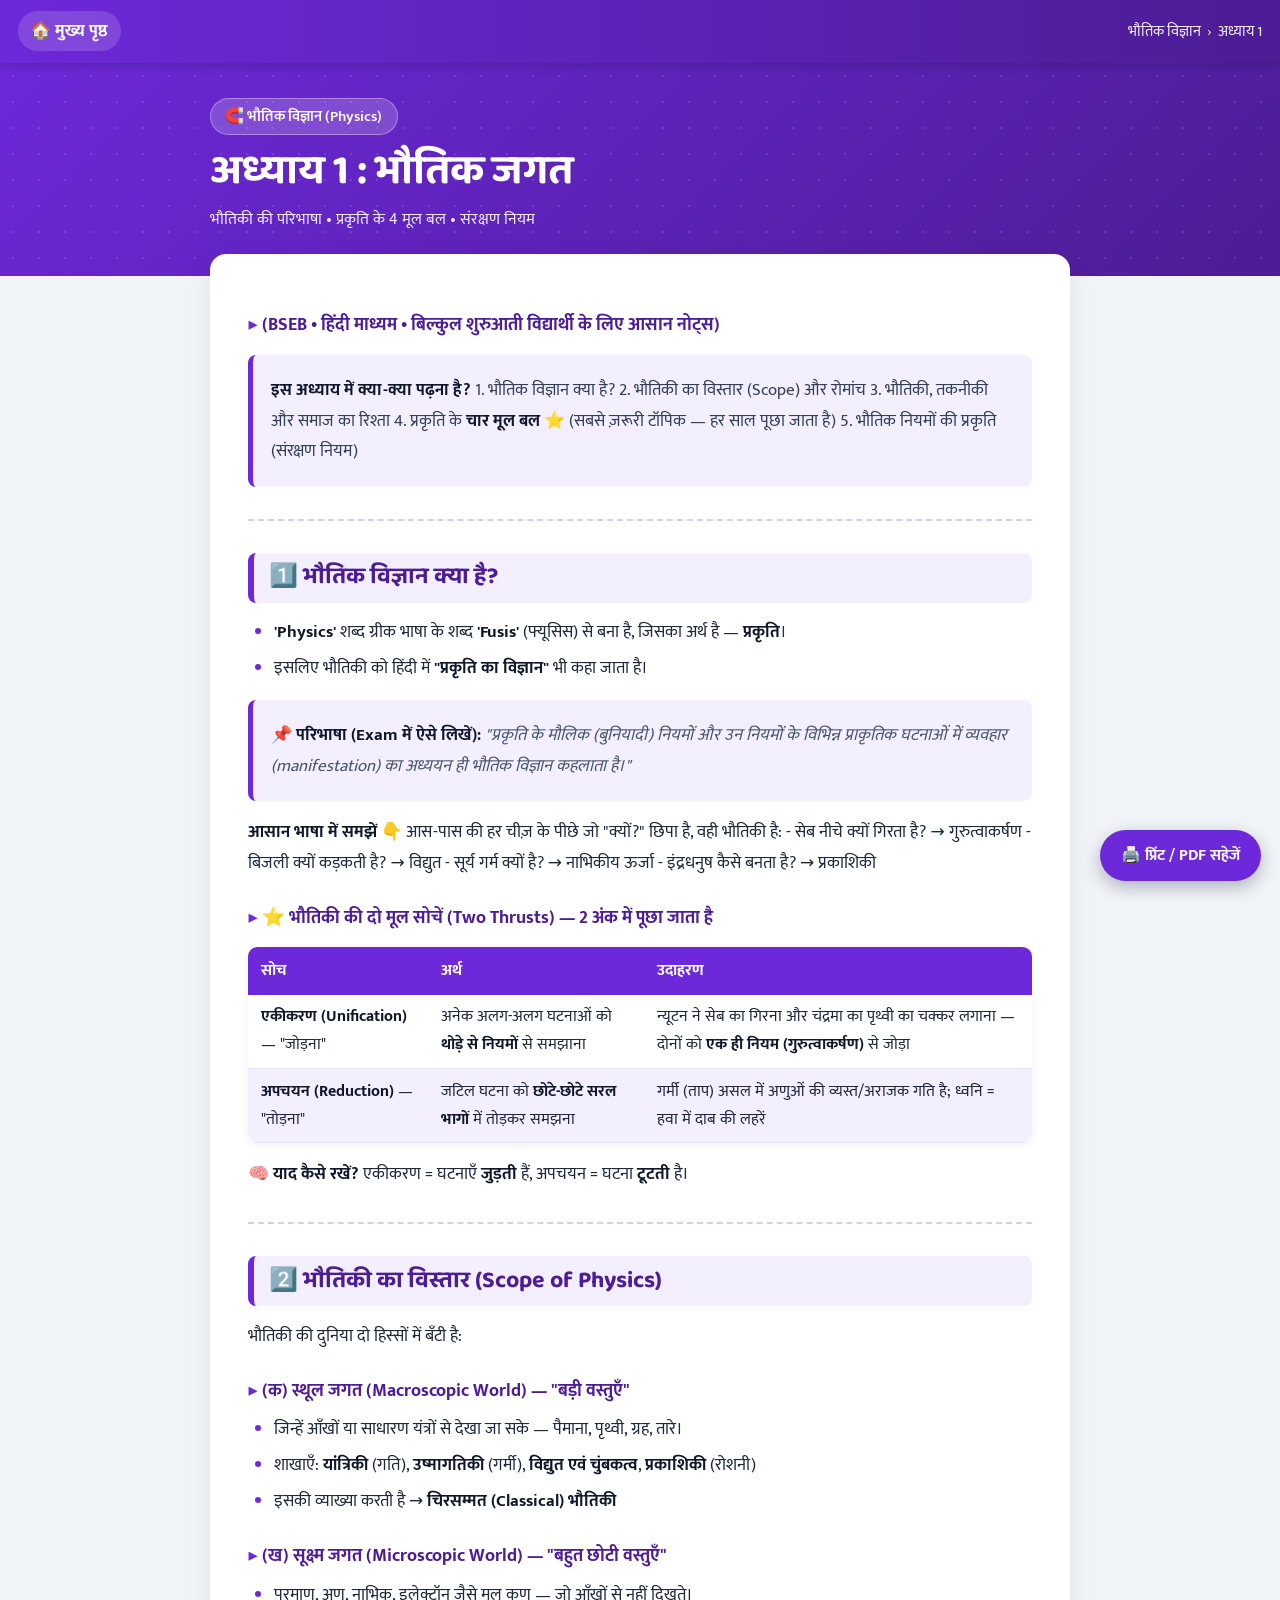
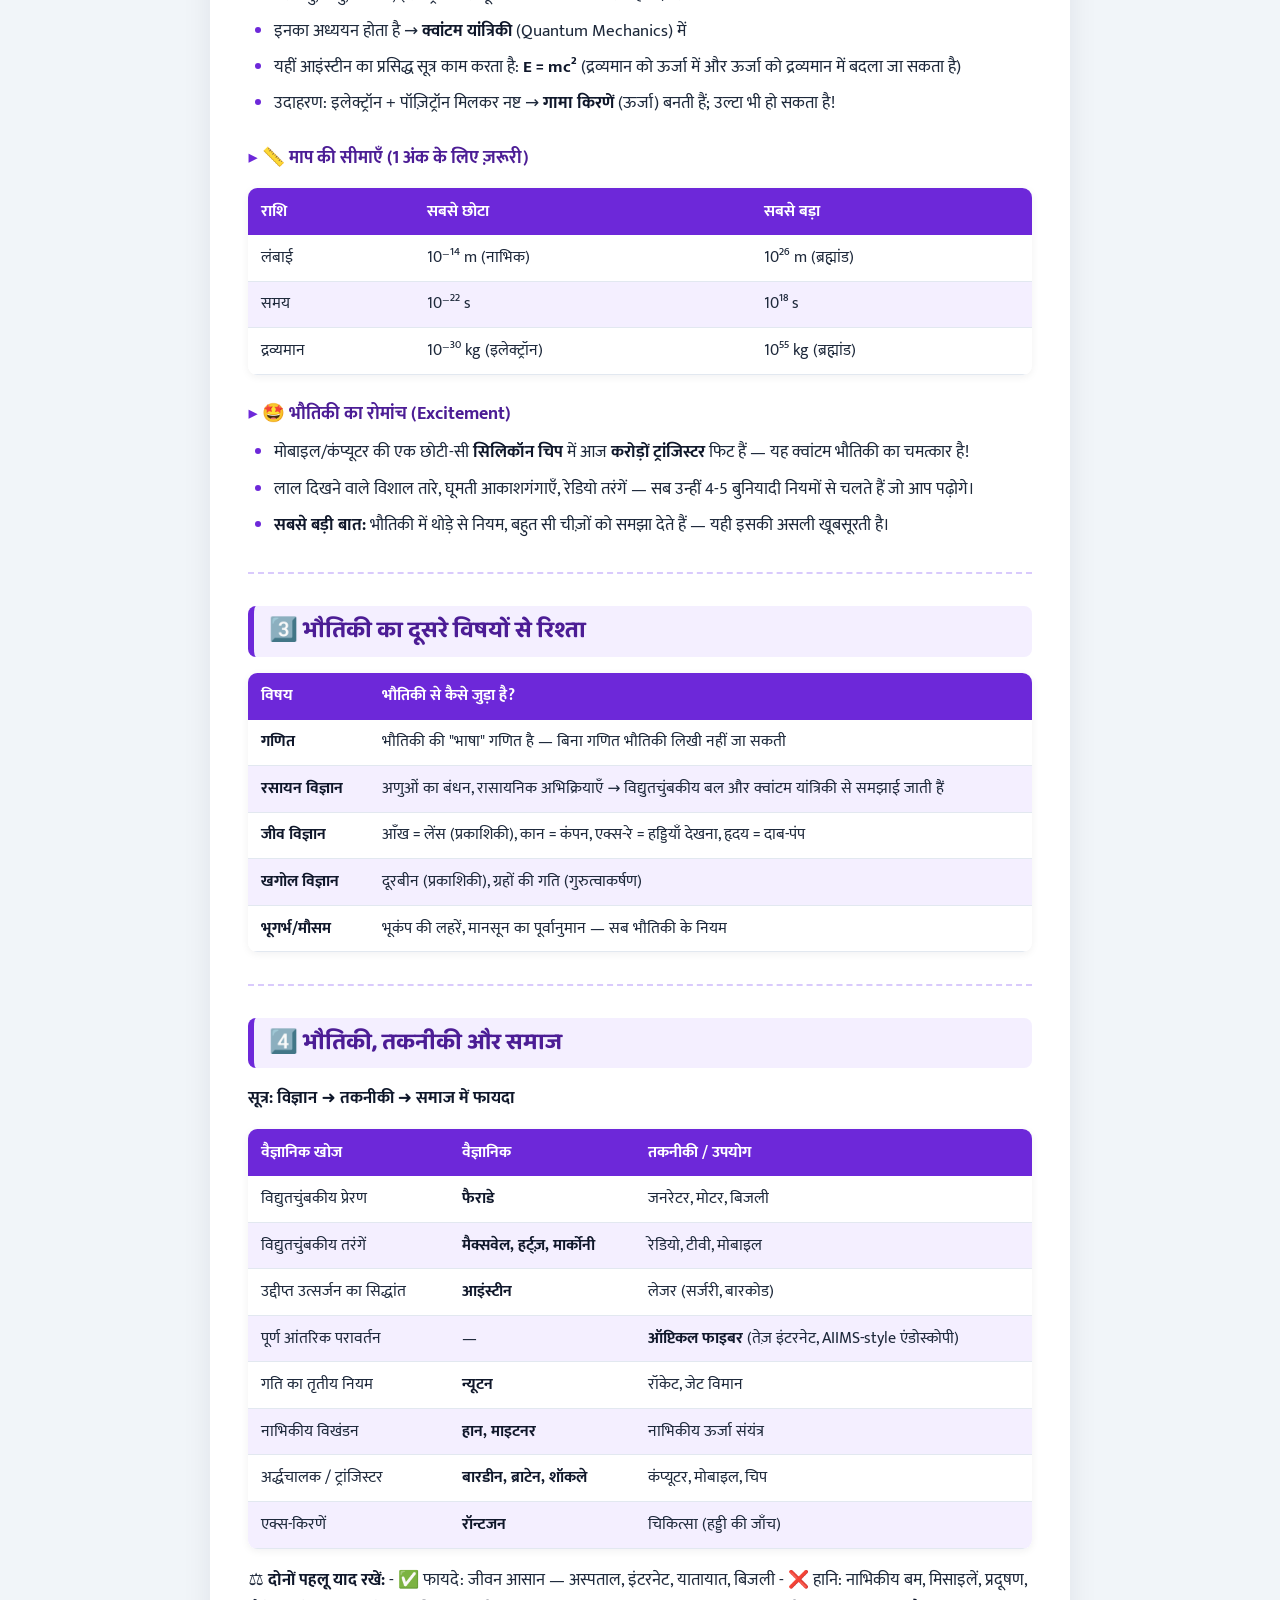
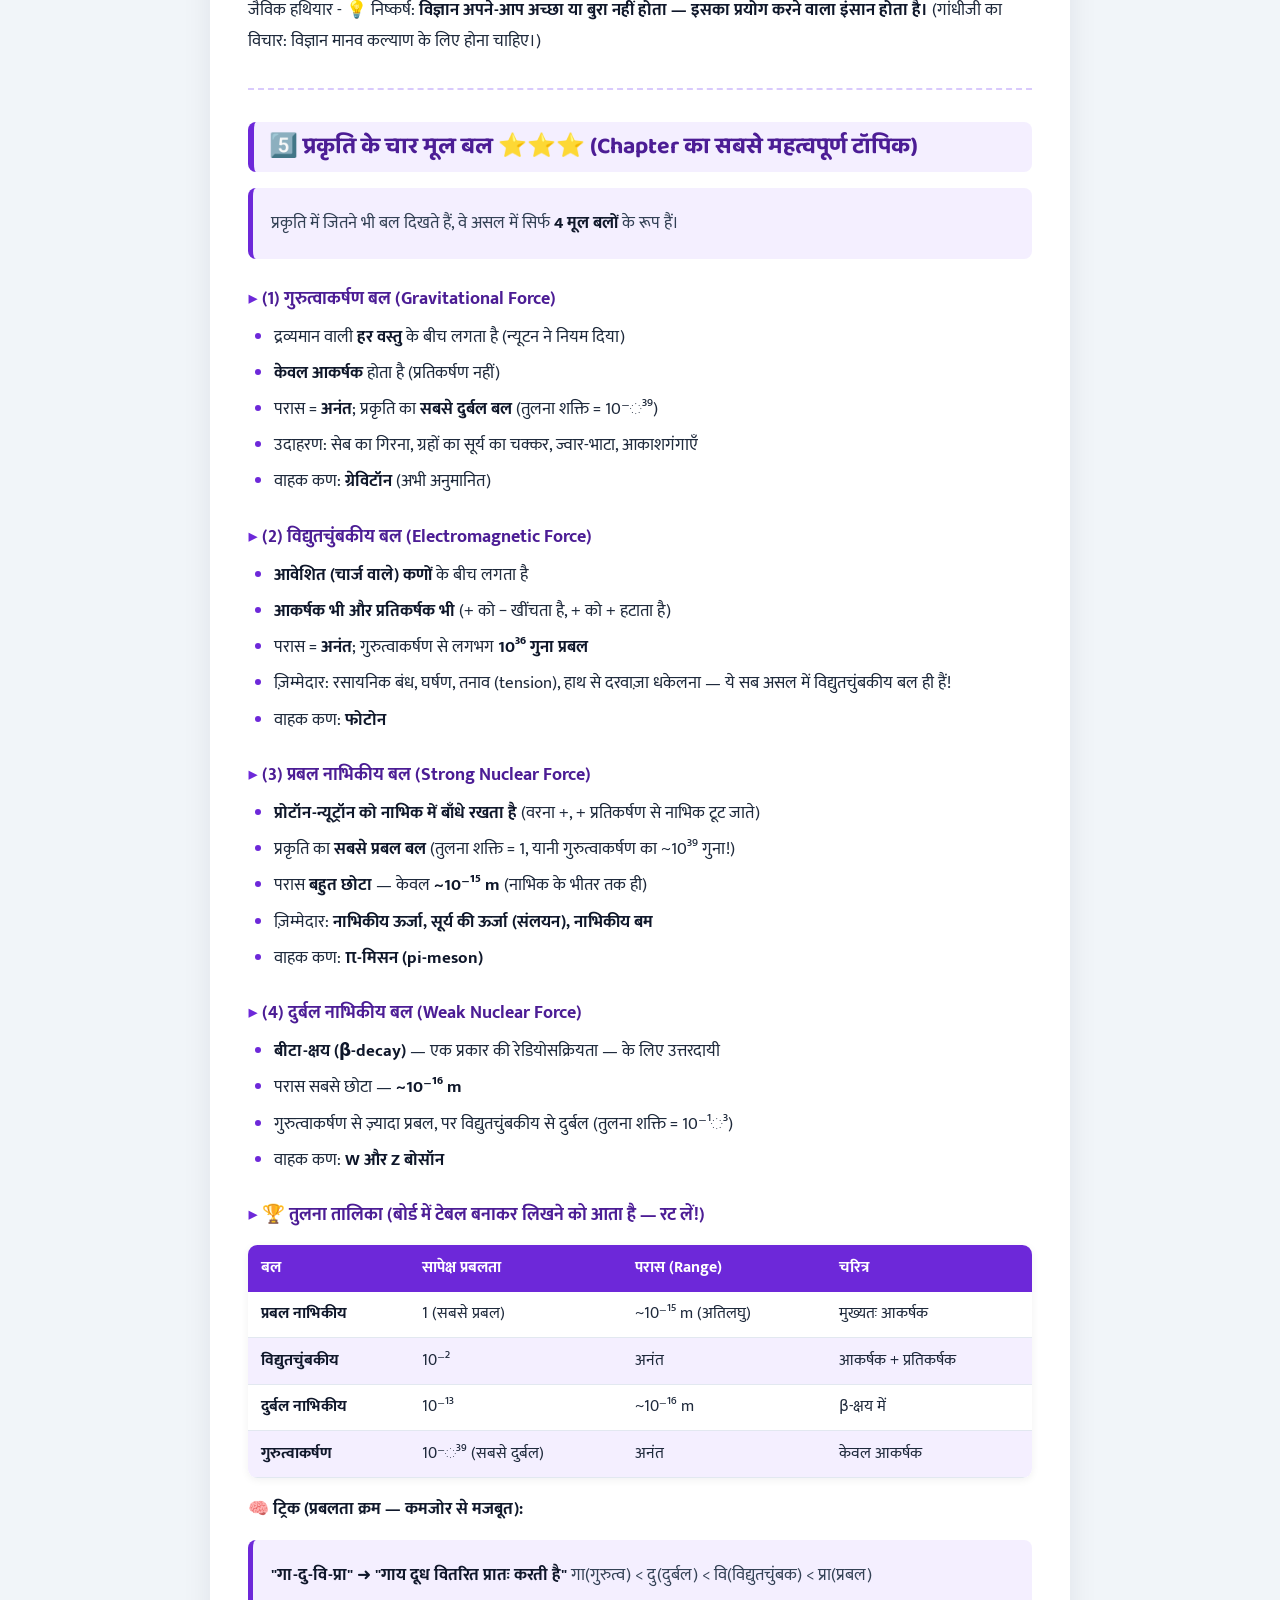
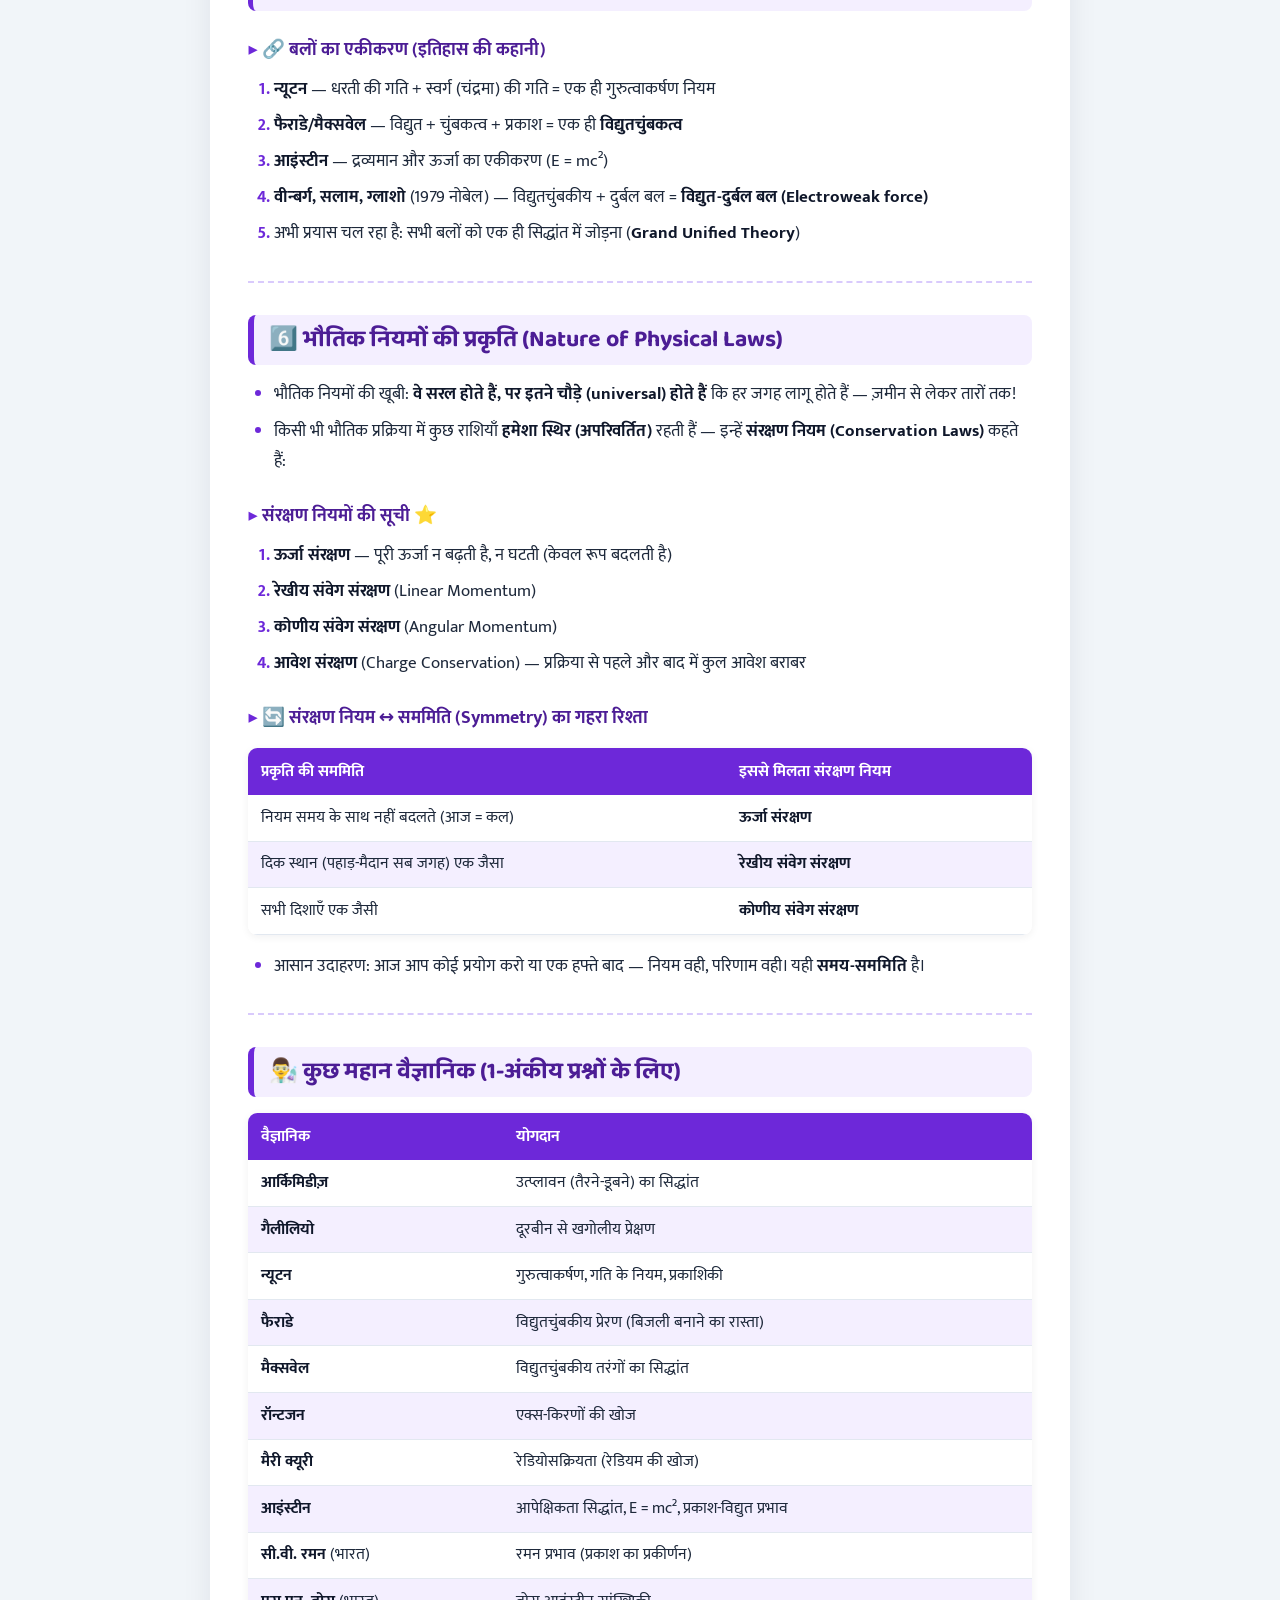
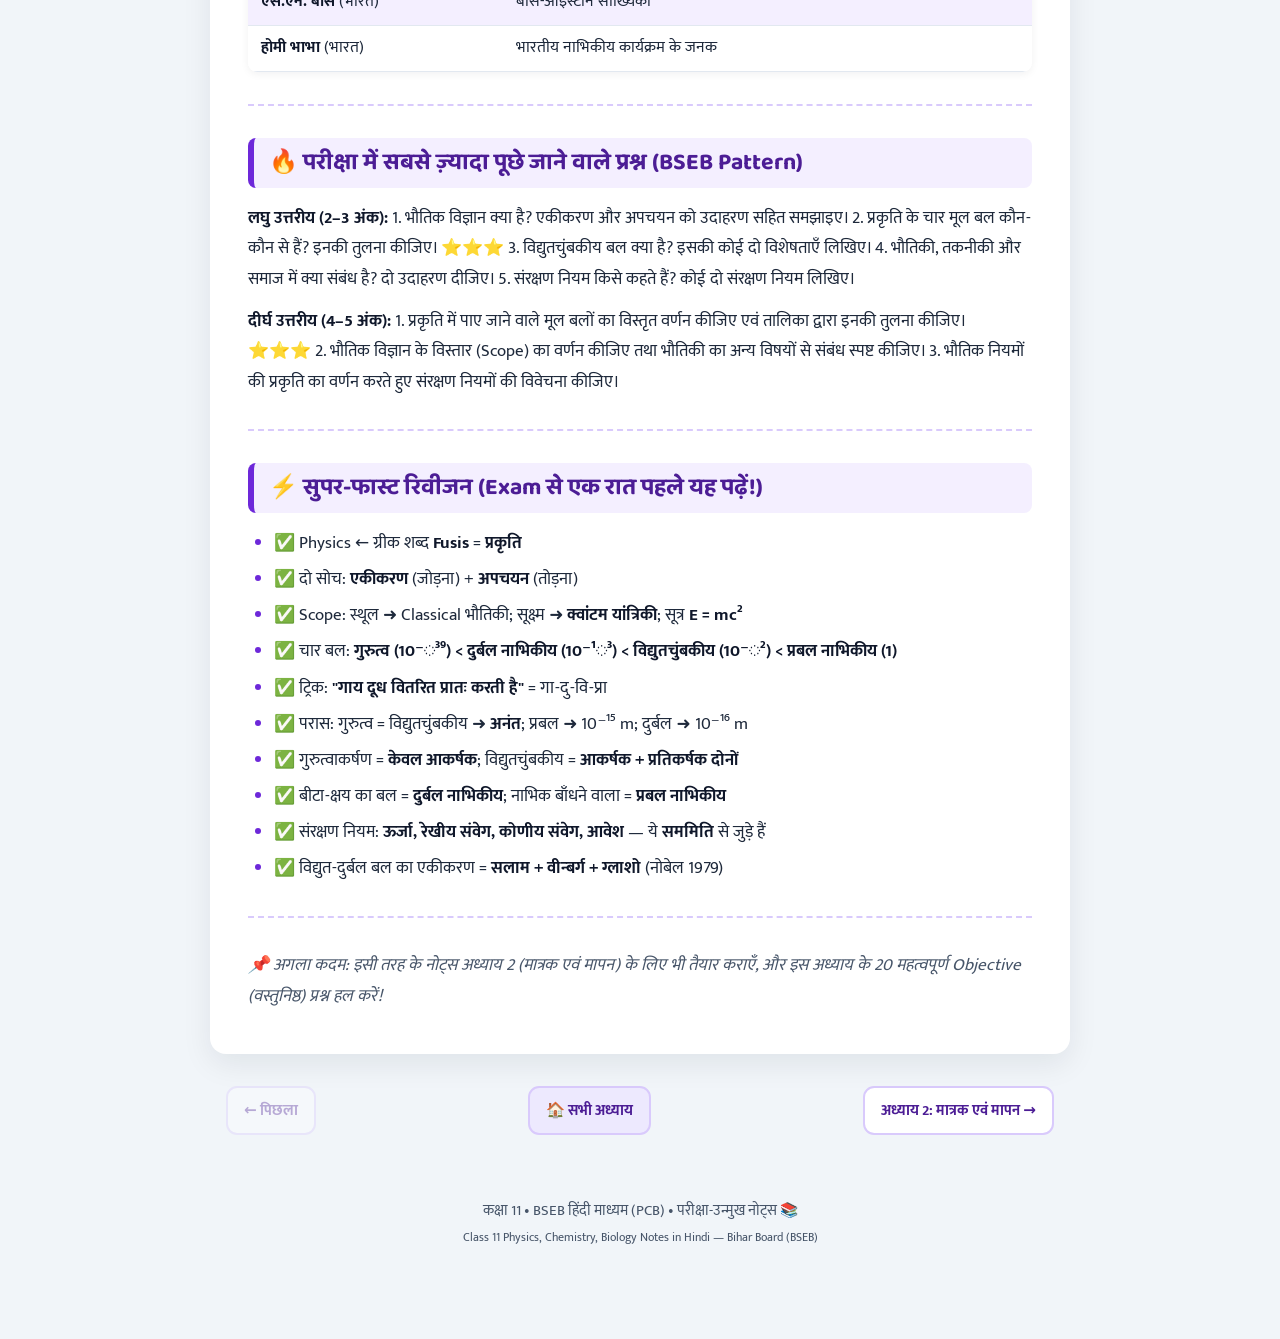
<file: phy-1.html>
<!DOCTYPE html>
<html lang="hi">
<head>
<meta charset="UTF-8">
<meta name="viewport" content="width=device-width, initial-scale=1.0">
<title>भौतिक जगत (Physical World) Notes in Hindi | Class 11 Physics Ch 1 — BSEB</title>

<!-- ==================== SEO TAGS ==================== -->
<meta name="description" content="कक्षा 11 भौतिकी अध्याय 1 भौतिक जगत (Physical World) के आसान हिंदी नोट्स — भौतिकी की परिभाषा, एकीकरण व अपचयन, प्रकृति के 4 मूल बल, भौतिक नियमों की प्रकृति तथा BSEB बोर्ड परीक्षा के महत्वपूर्ण प्रश्न।">
<meta name="keywords" content="भौतिक जगत class 11 notes, physical world chapter 1 notes in hindi, class 11 physics chapter 1 notes in hindi medium, bseb physics notes hindi, bihar board class 11 physics notes, प्रकृति के चार मूल बल, four fundamental forces of nature in hindi, कक्षा 11 भौतिकी नोट्स हिंदी में">
<meta name="author" content="Class 11 Notes Hub (BSEB PCB)">
<meta name="robots" content="index, follow, max-image-preview:large">
<meta name="theme-color" content="#6d28d9">
<meta name="geo.region" content="IN-BR">
<link rel="canonical" href="https://YOUR-USERNAME.github.io/class-11-notes/phy-1.html">
<link rel="alternate" hreflang="hi" href="https://YOUR-USERNAME.github.io/class-11-notes/phy-1.html">
<link rel="alternate" hreflang="x-default" href="https://YOUR-USERNAME.github.io/class-11-notes/phy-1.html">

<!-- Open Graph (WhatsApp/Facebook/Telegram share preview) -->
<meta property="og:type" content="article">
<meta property="og:site_name" content="Class 11 Notes Hub — BSEB हिंदी माध्यम">
<meta property="og:locale" content="hi_IN">
<meta property="og:title" content="भौतिक जगत (Physical World) Notes in Hindi | Class 11 Physics Ch 1 — BSEB">
<meta property="og:description" content="कक्षा 11 भौतिकी अध्याय 1 भौतिक जगत (Physical World) के आसान हिंदी नोट्स — भौतिकी की परिभाषा, एकीकरण व अपचयन, प्रकृति के 4 मूल बल, भौतिक नियमों की प्रकृति तथा BSEB बोर्ड परीक्षा के महत्वपूर्ण प्रश्न।">
<meta property="og:url" content="https://YOUR-USERNAME.github.io/class-11-notes/phy-1.html">
<meta property="og:image" content="https://YOUR-USERNAME.github.io/class-11-notes/og-image.jpg">
<meta property="og:image:width" content="1200">
<meta property="og:image:height" content="630">
<meta property="og:image:alt" content="Class 11 हिंदी नोट्स — Physics, Chemistry, Biology">

<!-- Twitter Card -->
<meta name="twitter:card" content="summary_large_image">
<meta name="twitter:title" content="भौतिक जगत (Physical World) Notes in Hindi | Class 11 Physics Ch 1 — BSEB">
<meta name="twitter:description" content="कक्षा 11 भौतिकी अध्याय 1 भौतिक जगत (Physical World) के आसान हिंदी नोट्स — भौतिकी की परिभाषा, एकीकरण व अपचयन, प्रकृति के 4 मूल बल, भौतिक नियमों की प्रकृति तथा BSEB बोर्ड परीक्षा के महत्वपूर्ण प्रश्न।">
<meta name="twitter:image" content="https://YOUR-USERNAME.github.io/class-11-notes/og-image.jpg">

<script type="application/ld+json">{"@context": "https://schema.org", "@type": "LearningResource", "headline": "भौतिक जगत (Physical World) Notes in Hindi | Class 11 Physics Ch 1 — BSEB", "description": "कक्षा 11 भौतिकी अध्याय 1 भौतिक जगत (Physical World) के आसान हिंदी नोट्स — भौतिकी की परिभाषा, एकीकरण व अपचयन, प्रकृति के 4 मूल बल, भौतिक नियमों की प्रकृति तथा BSEB बोर्ड परीक्षा के महत्वपूर्ण प्रश्न।", "url": "https://YOUR-USERNAME.github.io/class-11-notes/phy-1.html", "inLanguage": "hi", "educationalLevel": "Class 11", "learningResourceType": "Study notes", "teaches": "भौतिकी की परिभाषा • प्रकृति के 4 मूल बल • संरक्षण नियम", "about": {"@type": "Thing", "name": "Class 11 Physics Chapter 1: Physical World"}, "isPartOf": {"@type": "WebSite", "name": "Class 11 Notes Hub — BSEB हिंदी माध्यम", "url": "https://YOUR-USERNAME.github.io/class-11-notes"}, "author": {"@type": "Organization", "name": "Class 11 Notes Hub (BSEB PCB)"}, "educationalUse": "study", "audience": {"@type": "EducationalAudience", "educationalRole": "student"}}</script>
<script type="application/ld+json">{"@context": "https://schema.org", "@type": "BreadcrumbList", "itemListElement": [{"@type": "ListItem", "position": 1, "name": "Home", "item": "https://YOUR-USERNAME.github.io/class-11-notes/"}, {"@type": "ListItem", "position": 2, "name": "Physics", "item": "https://YOUR-USERNAME.github.io/class-11-notes/"}, {"@type": "ListItem", "position": 3, "name": "Chapter 1: भौतिक जगत", "item": "https://YOUR-USERNAME.github.io/class-11-notes/phy-1.html"}]}</script>
<!-- ================== SEO TAGS END =================== -->

<link rel="icon" href="data:image/svg+xml,<svg xmlns='http://www.w3.org/2000/svg' viewBox='0 0 100 100'><text y='.9em' font-size='90'>📚</text></svg>">
<link rel="preconnect" href="https://fonts.googleapis.com">
<link rel="preconnect" href="https://fonts.gstatic.com" crossorigin>
<link href="https://fonts.googleapis.com/css2?family=Baloo+2:wght@600;700;800&family=Mukta:wght@400;500;600;700&display=swap" rel="stylesheet">
<link rel="stylesheet" href="style.css">
</head>
<body class="phy">
<header class="topbar">
  <a class="home-link" href="index.html">🏠 मुख्य पृष्ठ</a>
  <span class="crumb">भौतिक विज्ञान &nbsp;›&nbsp; अध्याय 1</span>
</header>

<section class="chapter-hero">
  <div class="hero-inner">
    <span class="badge">🧲 भौतिक विज्ञान (Physics)</span>
    <h1>अध्याय 1 : भौतिक जगत</h1>
    <p class="hero-topics">भौतिकी की परिभाषा • प्रकृति के 4 मूल बल • संरक्षण नियम</p>
  </div>
</section>

<main class="content">
<h3>(BSEB • हिंदी माध्यम • बिल्कुल शुरुआती विद्यार्थी के लिए आसान नोट्स)</h3>
<blockquote>
<p><strong>इस अध्याय में क्या-क्या पढ़ना है?</strong>
1. भौतिक विज्ञान क्या है?
2. भौतिकी का विस्तार (Scope) और रोमांच
3. भौतिकी, तकनीकी और समाज का रिश्ता
4. प्रकृति के <strong>चार मूल बल</strong> ⭐ (सबसे ज़रूरी टॉपिक — हर साल पूछा जाता है)
5. भौतिक नियमों की प्रकृति (संरक्षण नियम)</p>
</blockquote>
<hr />
<h2>1️⃣ भौतिक विज्ञान क्या है?</h2>
<ul>
<li><strong>'Physics'</strong> शब्द ग्रीक भाषा के शब्द <strong>'Fusis'</strong> (फ्यूसिस) से बना है, जिसका अर्थ है — <strong>प्रकृति</strong>।</li>
<li>इसलिए भौतिकी को हिंदी में <strong>"प्रकृति का विज्ञान"</strong> भी कहा जाता है।</li>
</ul>
<blockquote>
<p>📌 <strong>परिभाषा (Exam में ऐसे लिखें):</strong>
<em>"प्रकृति के मौलिक (बुनियादी) नियमों और उन नियमों के विभिन्न प्राकृतिक घटनाओं में व्यवहार (manifestation) का अध्ययन ही भौतिक विज्ञान कहलाता है।"</em></p>
</blockquote>
<p><strong>आसान भाषा में समझें 👇</strong>
आस-पास की हर चीज़ के पीछे जो "क्यों?" छिपा है, वही भौतिकी है:
- सेब नीचे क्यों गिरता है? → गुरुत्वाकर्षण
- बिजली क्यों कड़कती है? → विद्युत
- सूर्य गर्म क्यों है? → नाभिकीय ऊर्जा
- इंद्रधनुष कैसे बनता है? → प्रकाशिकी</p>
<h3>⭐ भौतिकी की दो मूल सोचें (Two Thrusts) — 2 अंक में पूछा जाता है</h3>
<div class="table-wrap"><table>
<thead>
<tr>
<th>सोच</th>
<th>अर्थ</th>
<th>उदाहरण</th>
</tr>
</thead>
<tbody>
<tr>
<td><strong>एकीकरण (Unification)</strong> — "जोड़ना"</td>
<td>अनेक अलग-अलग घटनाओं को <strong>थोड़े से नियमों</strong> से समझाना</td>
<td>न्यूटन ने सेब का गिरना और चंद्रमा का पृथ्वी का चक्कर लगाना — दोनों को <strong>एक ही नियम (गुरुत्वाकर्षण)</strong> से जोड़ा</td>
</tr>
<tr>
<td><strong>अपचयन (Reduction)</strong> — "तोड़ना"</td>
<td>जटिल घटना को <strong>छोटे-छोटे सरल भागों</strong> में तोड़कर समझना</td>
<td>गर्मी (ताप) असल में अणुओं की व्यस्त/अराजक गति है; ध्वनि = हवा में दाब की लहरें</td>
</tr>
</tbody>
</table></div>
<p>🧠 <strong>याद कैसे रखें?</strong> एकीकरण = घटनाएँ <strong>जुड़ती</strong> हैं, अपचयन = घटना <strong>टूटती</strong> है।</p>
<hr />
<h2>2️⃣ भौतिकी का विस्तार (Scope of Physics)</h2>
<p>भौतिकी की दुनिया दो हिस्सों में बँटी है:</p>
<h3>(क) स्थूल जगत (Macroscopic World) — "बड़ी वस्तुएँ"</h3>
<ul>
<li>जिन्हें आँखों या साधारण यंत्रों से देखा जा सके — पैमाना, पृथ्वी, ग्रह, तारे।</li>
<li>शाखाएँ: <strong>यांत्रिकी</strong> (गति), <strong>उष्मागतिकी</strong> (गर्मी), <strong>विद्युत एवं चुंबकत्व</strong>, <strong>प्रकाशिकी</strong> (रोशनी)</li>
<li>इसकी व्याख्या करती है → <strong>चिरसम्मत (Classical) भौतिकी</strong></li>
</ul>
<h3>(ख) सूक्ष्म जगत (Microscopic World) — "बहुत छोटी वस्तुएँ"</h3>
<ul>
<li>परमाणु, अणु, नाभिक, इलेक्ट्रॉन जैसे मूल कण — जो आँखों से नहीं दिखते।</li>
<li>इनका अध्ययन होता है → <strong>क्वांटम यांत्रिकी</strong> (Quantum Mechanics) में</li>
<li>यहीं आइंस्टीन का प्रसिद्ध सूत्र काम करता है: <strong>E = mc²</strong> (द्रव्यमान को ऊर्जा में और ऊर्जा को द्रव्यमान में बदला जा सकता है)</li>
<li>उदाहरण: इलेक्ट्रॉन + पॉज़िट्रॉन मिलकर नष्ट → <strong>गामा किरणें</strong> (ऊर्जा) बनती हैं; उल्टा भी हो सकता है!</li>
</ul>
<h3>📏 माप की सीमाएँ (1 अंक के लिए ज़रूरी)</h3>
<div class="table-wrap"><table>
<thead>
<tr>
<th>राशि</th>
<th>सबसे छोटा</th>
<th>सबसे बड़ा</th>
</tr>
</thead>
<tbody>
<tr>
<td>लंबाई</td>
<td>10⁻¹⁴ m (नाभिक)</td>
<td>10²⁶ m (ब्रह्मांड)</td>
</tr>
<tr>
<td>समय</td>
<td>10⁻²² s</td>
<td>10¹⁸ s</td>
</tr>
<tr>
<td>द्रव्यमान</td>
<td>10⁻³⁰ kg (इलेक्ट्रॉन)</td>
<td>10⁵⁵ kg (ब्रह्मांड)</td>
</tr>
</tbody>
</table></div>
<h3>🤩 भौतिकी का रोमांच (Excitement)</h3>
<ul>
<li>मोबाइल/कंप्यूटर की एक छोटी-सी <strong>सिलिकॉन चिप</strong> में आज <strong>करोड़ों ट्रांजिस्टर</strong> फिट हैं — यह क्वांटम भौतिकी का चमत्कार है!</li>
<li>लाल दिखने वाले विशाल तारे, घूमती आकाशगंगाएँ, रेडियो तरंगें — सब उन्हीं 4-5 बुनियादी नियमों से चलते हैं जो आप पढ़ोगे।</li>
<li><strong>सबसे बड़ी बात:</strong> भौतिकी में थोड़े से नियम, बहुत सी चीज़ों को समझा देते हैं — यही इसकी असली खूबसूरती है।</li>
</ul>
<hr />
<h2>3️⃣ भौतिकी का दूसरे विषयों से रिश्ता</h2>
<div class="table-wrap"><table>
<thead>
<tr>
<th>विषय</th>
<th>भौतिकी से कैसे जुड़ा है?</th>
</tr>
</thead>
<tbody>
<tr>
<td><strong>गणित</strong></td>
<td>भौतिकी की "भाषा" गणित है — बिना गणित भौतिकी लिखी नहीं जा सकती</td>
</tr>
<tr>
<td><strong>रसायन विज्ञान</strong></td>
<td>अणुओं का बंधन, रासायनिक अभिक्रियाएँ → विद्युतचुंबकीय बल और क्वांटम यांत्रिकी से समझाई जाती हैं</td>
</tr>
<tr>
<td><strong>जीव विज्ञान</strong></td>
<td>आँख = लेंस (प्रकाशिकी), कान = कंपन, एक्स-रे = हड्डियाँ देखना, हृदय = दाब-पंप</td>
</tr>
<tr>
<td><strong>खगोल विज्ञान</strong></td>
<td>दूरबीन (प्रकाशिकी), ग्रहों की गति (गुरुत्वाकर्षण)</td>
</tr>
<tr>
<td><strong>भूगर्भ/मौसम</strong></td>
<td>भूकंप की लहरें, मानसून का पूर्वानुमान — सब भौतिकी के नियम</td>
</tr>
</tbody>
</table></div>
<hr />
<h2>4️⃣ भौतिकी, तकनीकी और समाज</h2>
<p><strong>सूत्र: विज्ञान ➜ तकनीकी ➜ समाज में फायदा</strong></p>
<div class="table-wrap"><table>
<thead>
<tr>
<th>वैज्ञानिक खोज</th>
<th>वैज्ञानिक</th>
<th>तकनीकी / उपयोग</th>
</tr>
</thead>
<tbody>
<tr>
<td>विद्युतचुंबकीय प्रेरण</td>
<td><strong>फैराडे</strong></td>
<td>जनरेटर, मोटर, बिजली</td>
</tr>
<tr>
<td>विद्युतचुंबकीय तरंगें</td>
<td><strong>मैक्सवेल, हर्ट्ज़, मार्कोनी</strong></td>
<td>रेडियो, टीवी, मोबाइल</td>
</tr>
<tr>
<td>उद्दीप्त उत्सर्जन का सिद्धांत</td>
<td><strong>आइंस्टीन</strong></td>
<td>लेजर (सर्जरी, बारकोड)</td>
</tr>
<tr>
<td>पूर्ण आंतरिक परावर्तन</td>
<td>—</td>
<td><strong>ऑप्टिकल फाइबर</strong> (तेज़ इंटरनेट, AIIMS-style एंडोस्कोपी)</td>
</tr>
<tr>
<td>गति का तृतीय नियम</td>
<td><strong>न्यूटन</strong></td>
<td>रॉकेट, जेट विमान</td>
</tr>
<tr>
<td>नाभिकीय विखंडन</td>
<td><strong>हान, माइटनर</strong></td>
<td>नाभिकीय ऊर्जा संयंत्र</td>
</tr>
<tr>
<td>अर्द्धचालक / ट्रांजिस्टर</td>
<td><strong>बारडीन, ब्राटेन, शॉकले</strong></td>
<td>कंप्यूटर, मोबाइल, चिप</td>
</tr>
<tr>
<td>एक्स-किरणें</td>
<td><strong>रॉन्टजन</strong></td>
<td>चिकित्सा (हड्डी की जाँच)</td>
</tr>
</tbody>
</table></div>
<p>⚖️ <strong>दोनों पहलू याद रखें:</strong>
- ✅ फायदे: जीवन आसान — अस्पताल, इंटरनेट, यातायात, बिजली
- ❌ हानि: नाभिकीय बम, मिसाइलें, प्रदूषण, जैविक हथियार
- 💡 निष्कर्ष: <strong>विज्ञान अपने-आप अच्छा या बुरा नहीं होता — इसका प्रयोग करने वाला इंसान होता है।</strong> (गांधीजी का विचार: विज्ञान मानव कल्याण के लिए होना चाहिए।)</p>
<hr />
<h2>5️⃣ प्रकृति के चार मूल बल ⭐⭐⭐ (Chapter का सबसे महत्वपूर्ण टॉपिक)</h2>
<blockquote>
<p>प्रकृति में जितने भी बल दिखते हैं, वे असल में सिर्फ <strong>4 मूल बलों</strong> के रूप हैं।</p>
</blockquote>
<h3>(1) गुरुत्वाकर्षण बल (Gravitational Force)</h3>
<ul>
<li>द्रव्यमान वाली <strong>हर वस्तु</strong> के बीच लगता है (न्यूटन ने नियम दिया)</li>
<li><strong>केवल आकर्षक</strong> होता है (प्रतिकर्षण नहीं)</li>
<li>परास = <strong>अनंत</strong>; प्रकृति का <strong>सबसे दुर्बल बल</strong> (तुलना शक्ति = 10⁻³⁹)</li>
<li>उदाहरण: सेब का गिरना, ग्रहों का सूर्य का चक्कर, ज्वार-भाटा, आकाशगंगाएँ</li>
<li>वाहक कण: <strong>ग्रेविटॉन</strong> (अभी अनुमानित)</li>
</ul>
<h3>(2) विद्युतचुंबकीय बल (Electromagnetic Force)</h3>
<ul>
<li><strong>आवेशित (चार्ज वाले) कणों</strong> के बीच लगता है</li>
<li><strong>आकर्षक भी और प्रतिकर्षक भी</strong> (+ को − खींचता है, + को + हटाता है)</li>
<li>परास = <strong>अनंत</strong>; गुरुत्वाकर्षण से लगभग <strong>10³⁶ गुना प्रबल</strong></li>
<li>ज़िम्मेदार: रसायनिक बंध, घर्षण, तनाव (tension), हाथ से दरवाज़ा धकेलना — ये सब असल में विद्युतचुंबकीय बल ही हैं!</li>
<li>वाहक कण: <strong>फोटोन</strong></li>
</ul>
<h3>(3) प्रबल नाभिकीय बल (Strong Nuclear Force)</h3>
<ul>
<li><strong>प्रोटॉन-न्यूट्रॉन को नाभिक में बाँधे रखता है</strong> (वरना +, + प्रतिकर्षण से नाभिक टूट जाते)</li>
<li>प्रकृति का <strong>सबसे प्रबल बल</strong> (तुलना शक्ति = 1, यानी गुरुत्वाकर्षण का ~10³⁹ गुना!)</li>
<li>परास <strong>बहुत छोटा</strong> — केवल <strong>~10⁻¹⁵ m</strong> (नाभिक के भीतर तक ही)</li>
<li>ज़िम्मेदार: <strong>नाभिकीय ऊर्जा, सूर्य की ऊर्जा (संलयन), नाभिकीय बम</strong></li>
<li>वाहक कण: <strong>π-मिसन (pi-meson)</strong></li>
</ul>
<h3>(4) दुर्बल नाभिकीय बल (Weak Nuclear Force)</h3>
<ul>
<li><strong>बीटा-क्षय (β-decay)</strong> — एक प्रकार की रेडियोसक्रियता — के लिए उत्तरदायी</li>
<li>परास सबसे छोटा — <strong>~10⁻¹⁶ m</strong></li>
<li>गुरुत्वाकर्षण से ज़्यादा प्रबल, पर विद्युतचुंबकीय से दुर्बल (तुलना शक्ति = 10⁻¹³)</li>
<li>वाहक कण: <strong>W और Z बोसॉन</strong></li>
</ul>
<h3>🏆 तुलना तालिका (बोर्ड में टेबल बनाकर लिखने को आता है — रट लें!)</h3>
<div class="table-wrap"><table>
<thead>
<tr>
<th>बल</th>
<th>सापेक्ष प्रबलता</th>
<th>परास (Range)</th>
<th>चरित्र</th>
</tr>
</thead>
<tbody>
<tr>
<td><strong>प्रबल नाभिकीय</strong></td>
<td>1 (सबसे प्रबल)</td>
<td>~10⁻¹⁵ m (अतिलघु)</td>
<td>मुख्यतः आकर्षक</td>
</tr>
<tr>
<td><strong>विद्युतचुंबकीय</strong></td>
<td>10⁻²</td>
<td>अनंत</td>
<td>आकर्षक + प्रतिकर्षक</td>
</tr>
<tr>
<td><strong>दुर्बल नाभिकीय</strong></td>
<td>10⁻¹³</td>
<td>~10⁻¹⁶ m</td>
<td>β-क्षय में</td>
</tr>
<tr>
<td><strong>गुरुत्वाकर्षण</strong></td>
<td>10⁻³⁹ (सबसे दुर्बल)</td>
<td>अनंत</td>
<td>केवल आकर्षक</td>
</tr>
</tbody>
</table></div>
<p>🧠 <strong>ट्रिक (प्रबलता क्रम — कमजोर से मजबूत):</strong></p>
<blockquote>
<p><strong>"गा-दु-वि-प्रा" ➜ "गाय दूध वितरित प्रातः करती है"</strong>
गा(गुरुत्व) &lt; दु(दुर्बल) &lt; वि(विद्युतचुंबक) &lt; प्रा(प्रबल)</p>
</blockquote>
<h3>🔗 बलों का एकीकरण (इतिहास की कहानी)</h3>
<ol>
<li><strong>न्यूटन</strong> — धरती की गति + स्वर्ग (चंद्रमा) की गति = एक ही गुरुत्वाकर्षण नियम</li>
<li><strong>फैराडे/मैक्सवेल</strong> — विद्युत + चुंबकत्व + प्रकाश = एक ही <strong>विद्युतचुंबकत्व</strong></li>
<li><strong>आइंस्टीन</strong> — द्रव्यमान और ऊर्जा का एकीकरण (E = mc²)</li>
<li><strong>वीन्बर्ग, सलाम, ग्लाशो</strong> (1979 नोबेल) — विद्युतचुंबकीय + दुर्बल बल = <strong>विद्युत-दुर्बल बल (Electroweak force)</strong></li>
<li>अभी प्रयास चल रहा है: सभी बलों को एक ही सिद्धांत में जोड़ना (<strong>Grand Unified Theory</strong>)</li>
</ol>
<hr />
<h2>6️⃣ भौतिक नियमों की प्रकृति (Nature of Physical Laws)</h2>
<ul>
<li>भौतिक नियमों की खूबी: <strong>वे सरल होते हैं, पर इतने चौड़े (universal) होते हैं</strong> कि हर जगह लागू होते हैं — ज़मीन से लेकर तारों तक!</li>
<li>किसी भी भौतिक प्रक्रिया में कुछ राशियाँ <strong>हमेशा स्थिर (अपरिवर्तित)</strong> रहती हैं — इन्हें <strong>संरक्षण नियम (Conservation Laws)</strong> कहते हैं:</li>
</ul>
<h3>संरक्षण नियमों की सूची ⭐</h3>
<ol>
<li><strong>ऊर्जा संरक्षण</strong> — पूरी ऊर्जा न बढ़ती है, न घटती (केवल रूप बदलती है)</li>
<li><strong>रेखीय संवेग संरक्षण</strong> (Linear Momentum)</li>
<li><strong>कोणीय संवेग संरक्षण</strong> (Angular Momentum)</li>
<li><strong>आवेश संरक्षण</strong> (Charge Conservation) — प्रक्रिया से पहले और बाद में कुल आवेश बराबर</li>
</ol>
<h3>🔄 संरक्षण नियम ↔ सममिति (Symmetry) का गहरा रिश्ता</h3>
<div class="table-wrap"><table>
<thead>
<tr>
<th>प्रकृति की सममिति</th>
<th>इससे मिलता संरक्षण नियम</th>
</tr>
</thead>
<tbody>
<tr>
<td>नियम समय के साथ नहीं बदलते (आज = कल)</td>
<td><strong>ऊर्जा संरक्षण</strong></td>
</tr>
<tr>
<td>दिक स्थान (पहाड़-मैदान सब जगह) एक जैसा</td>
<td><strong>रेखीय संवेग संरक्षण</strong></td>
</tr>
<tr>
<td>सभी दिशाएँ एक जैसी</td>
<td><strong>कोणीय संवेग संरक्षण</strong></td>
</tr>
</tbody>
</table></div>
<ul>
<li>आसान उदाहरण: आज आप कोई प्रयोग करो या एक हफ्ते बाद — नियम वही, परिणाम वही। यही <strong>समय-सममिति</strong> है।</li>
</ul>
<hr />
<h2>👨‍🔬 कुछ महान वैज्ञानिक (1-अंकीय प्रश्नों के लिए)</h2>
<div class="table-wrap"><table>
<thead>
<tr>
<th>वैज्ञानिक</th>
<th>योगदान</th>
</tr>
</thead>
<tbody>
<tr>
<td><strong>आर्किमिडीज़</strong></td>
<td>उत्प्लावन (तैरने-डूबने) का सिद्धांत</td>
</tr>
<tr>
<td><strong>गैलीलियो</strong></td>
<td>दूरबीन से खगोलीय प्रेक्षण</td>
</tr>
<tr>
<td><strong>न्यूटन</strong></td>
<td>गुरुत्वाकर्षण, गति के नियम, प्रकाशिकी</td>
</tr>
<tr>
<td><strong>फैराडे</strong></td>
<td>विद्युतचुंबकीय प्रेरण (बिजली बनाने का रास्ता)</td>
</tr>
<tr>
<td><strong>मैक्सवेल</strong></td>
<td>विद्युतचुंबकीय तरंगों का सिद्धांत</td>
</tr>
<tr>
<td><strong>रॉन्टजन</strong></td>
<td>एक्स-किरणों की खोज</td>
</tr>
<tr>
<td><strong>मैरी क्यूरी</strong></td>
<td>रेडियोसक्रियता (रेडियम की खोज)</td>
</tr>
<tr>
<td><strong>आइंस्टीन</strong></td>
<td>आपेक्षिकता सिद्धांत, E = mc², प्रकाश-विद्युत प्रभाव</td>
</tr>
<tr>
<td><strong>सी.वी. रमन</strong> (भारत)</td>
<td>रमन प्रभाव (प्रकाश का प्रकीर्णन)</td>
</tr>
<tr>
<td><strong>एस.एन. बोस</strong> (भारत)</td>
<td>बोस-आइंस्टीन सांख्यिकी</td>
</tr>
<tr>
<td><strong>होमी भाभा</strong> (भारत)</td>
<td>भारतीय नाभिकीय कार्यक्रम के जनक</td>
</tr>
</tbody>
</table></div>
<hr />
<h2>🔥 परीक्षा में सबसे ज़्यादा पूछे जाने वाले प्रश्न (BSEB Pattern)</h2>
<p><strong>लघु उत्तरीय (2–3 अंक):</strong>
1. भौतिक विज्ञान क्या है? एकीकरण और अपचयन को उदाहरण सहित समझाइए।
2. प्रकृति के चार मूल बल कौन-कौन से हैं? इनकी तुलना कीजिए। ⭐⭐⭐
3. विद्युतचुंबकीय बल क्या है? इसकी कोई दो विशेषताएँ लिखिए।
4. भौतिकी, तकनीकी और समाज में क्या संबंध है? दो उदाहरण दीजिए।
5. संरक्षण नियम किसे कहते हैं? कोई दो संरक्षण नियम लिखिए।</p>
<p><strong>दीर्घ उत्तरीय (4–5 अंक):</strong>
1. प्रकृति में पाए जाने वाले मूल बलों का विस्तृत वर्णन कीजिए एवं तालिका द्वारा इनकी तुलना कीजिए। ⭐⭐⭐
2. भौतिक विज्ञान के विस्तार (Scope) का वर्णन कीजिए तथा भौतिकी का अन्य विषयों से संबंध स्पष्ट कीजिए।
3. भौतिक नियमों की प्रकृति का वर्णन करते हुए संरक्षण नियमों की विवेचना कीजिए।</p>
<hr />
<h2>⚡ सुपर-फास्ट रिवीजन (Exam से एक रात पहले यह पढ़ें!)</h2>
<ul>
<li>✅ Physics ← ग्रीक शब्द <strong>Fusis</strong> = <strong>प्रकृति</strong></li>
<li>✅ दो सोच: <strong>एकीकरण</strong> (जोड़ना) + <strong>अपचयन</strong> (तोड़ना)</li>
<li>✅ Scope: स्थूल ➜ Classical भौतिकी; सूक्ष्म ➜ <strong>क्वांटम यांत्रिकी</strong>; सूत्र <strong>E = mc²</strong></li>
<li>✅ चार बल: <strong>गुरुत्व (10⁻³⁹) &lt; दुर्बल नाभिकीय (10⁻¹³) &lt; विद्युतचुंबकीय (10⁻²) &lt; प्रबल नाभिकीय (1)</strong></li>
<li>✅ ट्रिक: <strong>"गाय दूध वितरित प्रातः करती है"</strong> = गा-दु-वि-प्रा</li>
<li>✅ परास: गुरुत्व = विद्युतचुंबकीय ➜ <strong>अनंत</strong>; प्रबल ➜ 10⁻¹⁵ m; दुर्बल ➜ 10⁻¹⁶ m</li>
<li>✅ गुरुत्वाकर्षण = <strong>केवल आकर्षक</strong>; विद्युतचुंबकीय = <strong>आकर्षक + प्रतिकर्षक दोनों</strong></li>
<li>✅ बीटा-क्षय का बल = <strong>दुर्बल नाभिकीय</strong>; नाभिक बाँधने वाला = <strong>प्रबल नाभिकीय</strong></li>
<li>✅ संरक्षण नियम: <strong>ऊर्जा, रेखीय संवेग, कोणीय संवेग, आवेश</strong> — ये <strong>सममिति</strong> से जुड़े हैं</li>
<li>✅ विद्युत-दुर्बल बल का एकीकरण = <strong>सलाम + वीन्बर्ग + ग्लाशो</strong> (नोबेल 1979)</li>
</ul>
<hr />
<p><em>📌 अगला कदम: इसी तरह के नोट्स अध्याय 2 (मात्रक एवं मापन) के लिए भी तैयार कराएँ, और इस अध्याय के 20 महत्वपूर्ण Objective (वस्तुनिष्ठ) प्रश्न हल करें!</em></p>
</main>

<nav class="chapter-nav">
  <span class="nav-btn disabled">← पिछला</span>
  <a class="nav-btn home" href="index.html">🏠 सभी अध्याय</a>
  <a class="nav-btn next" href="phy-2.html">अध्याय 2: मात्रक एवं मापन →</a>
</nav>

<button class="print-btn" onclick="window.print()">🖨️ प्रिंट / PDF सहेजें</button>

<footer class="site-footer">
  कक्षा 11 • BSEB हिंदी माध्यम (PCB) • परीक्षा-उन्मुख नोट्स 📚<br>
  <small>Class 11 Physics, Chemistry, Biology Notes in Hindi — Bihar Board (BSEB)</small>
</footer>
</body>
</html>
</file>
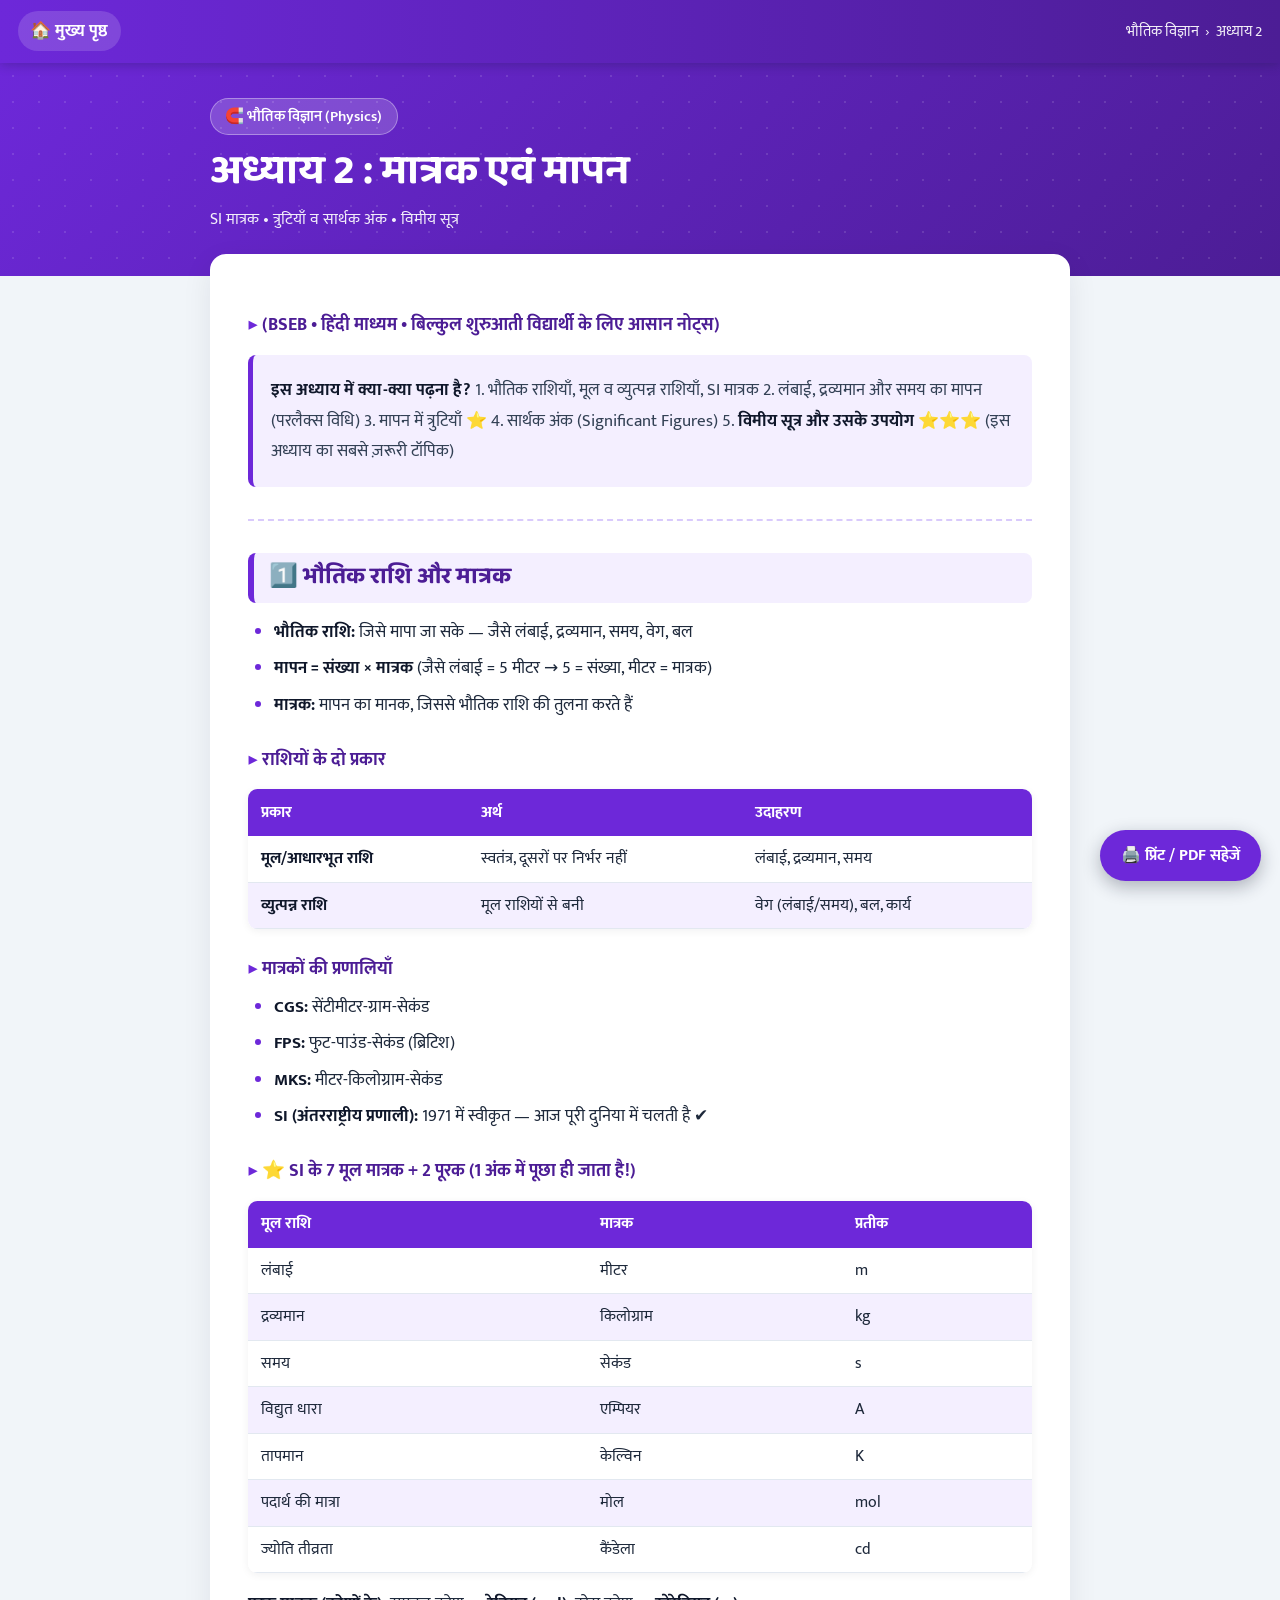
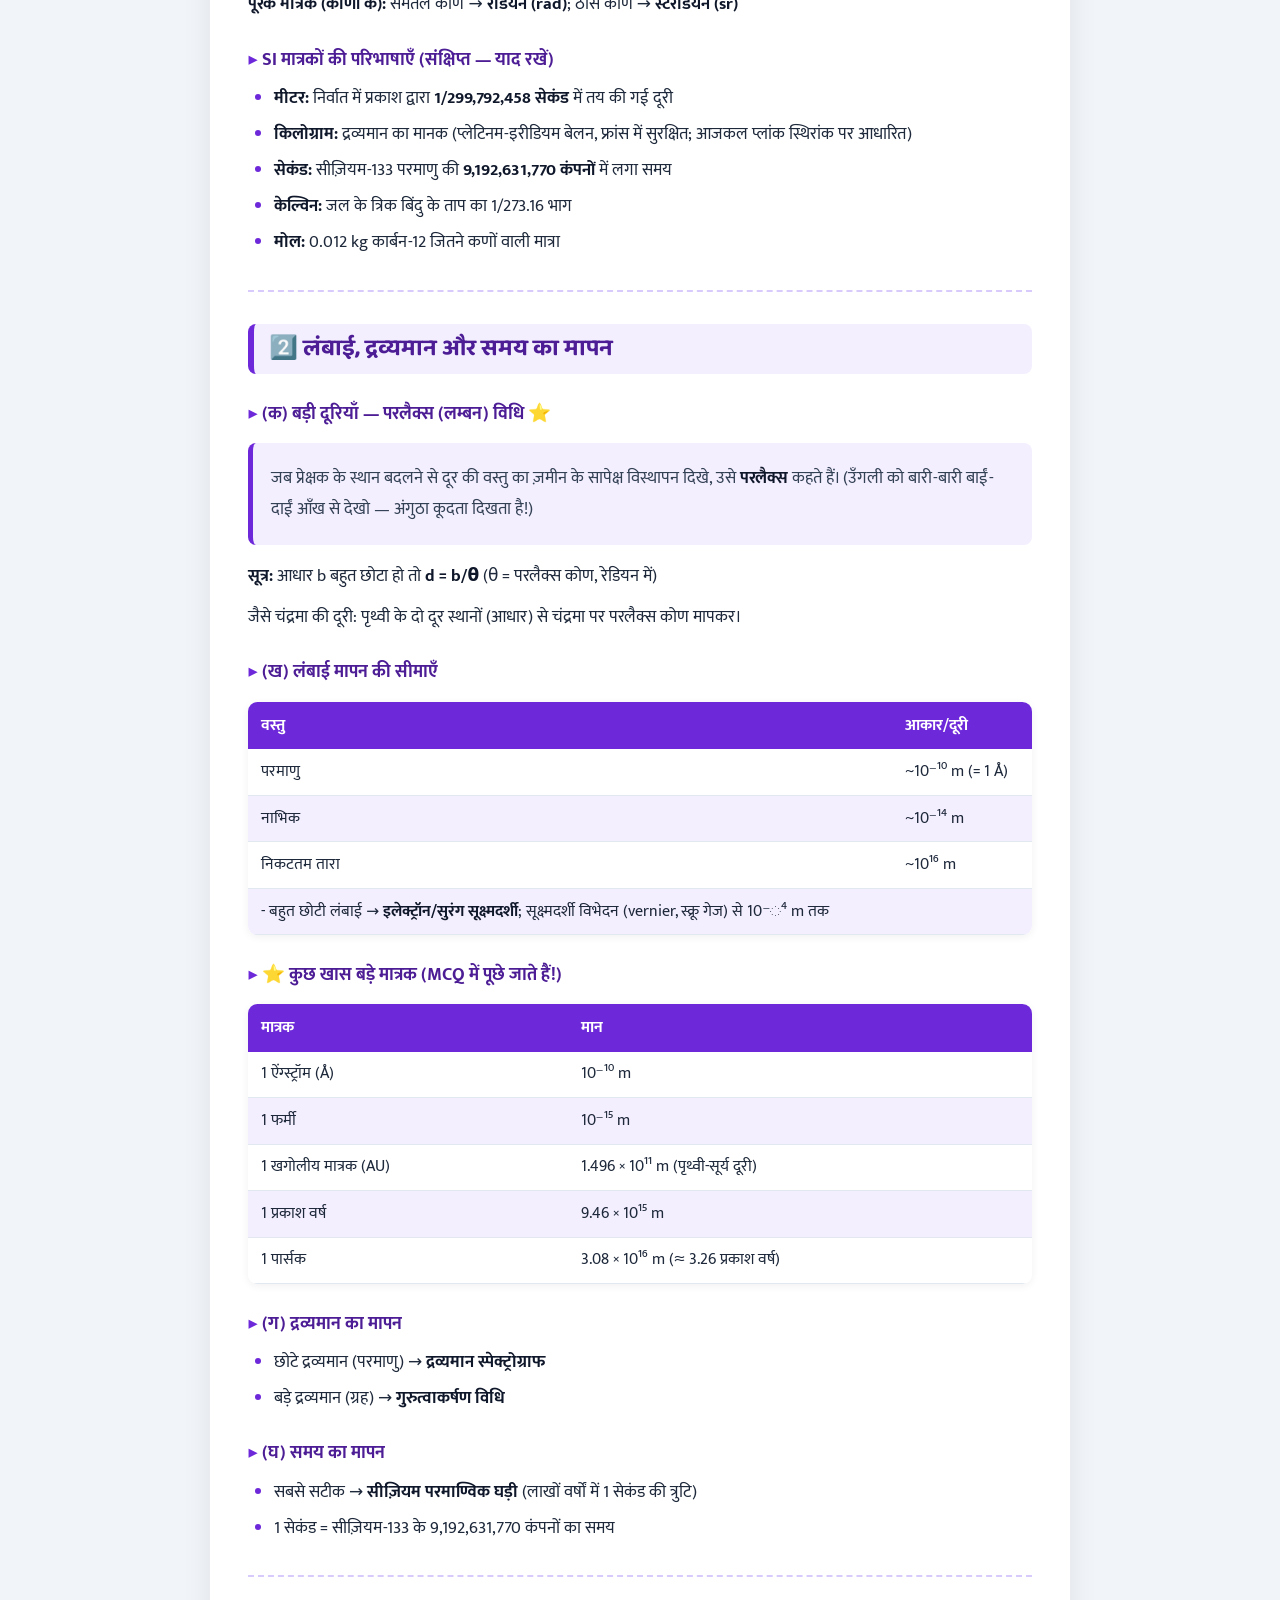
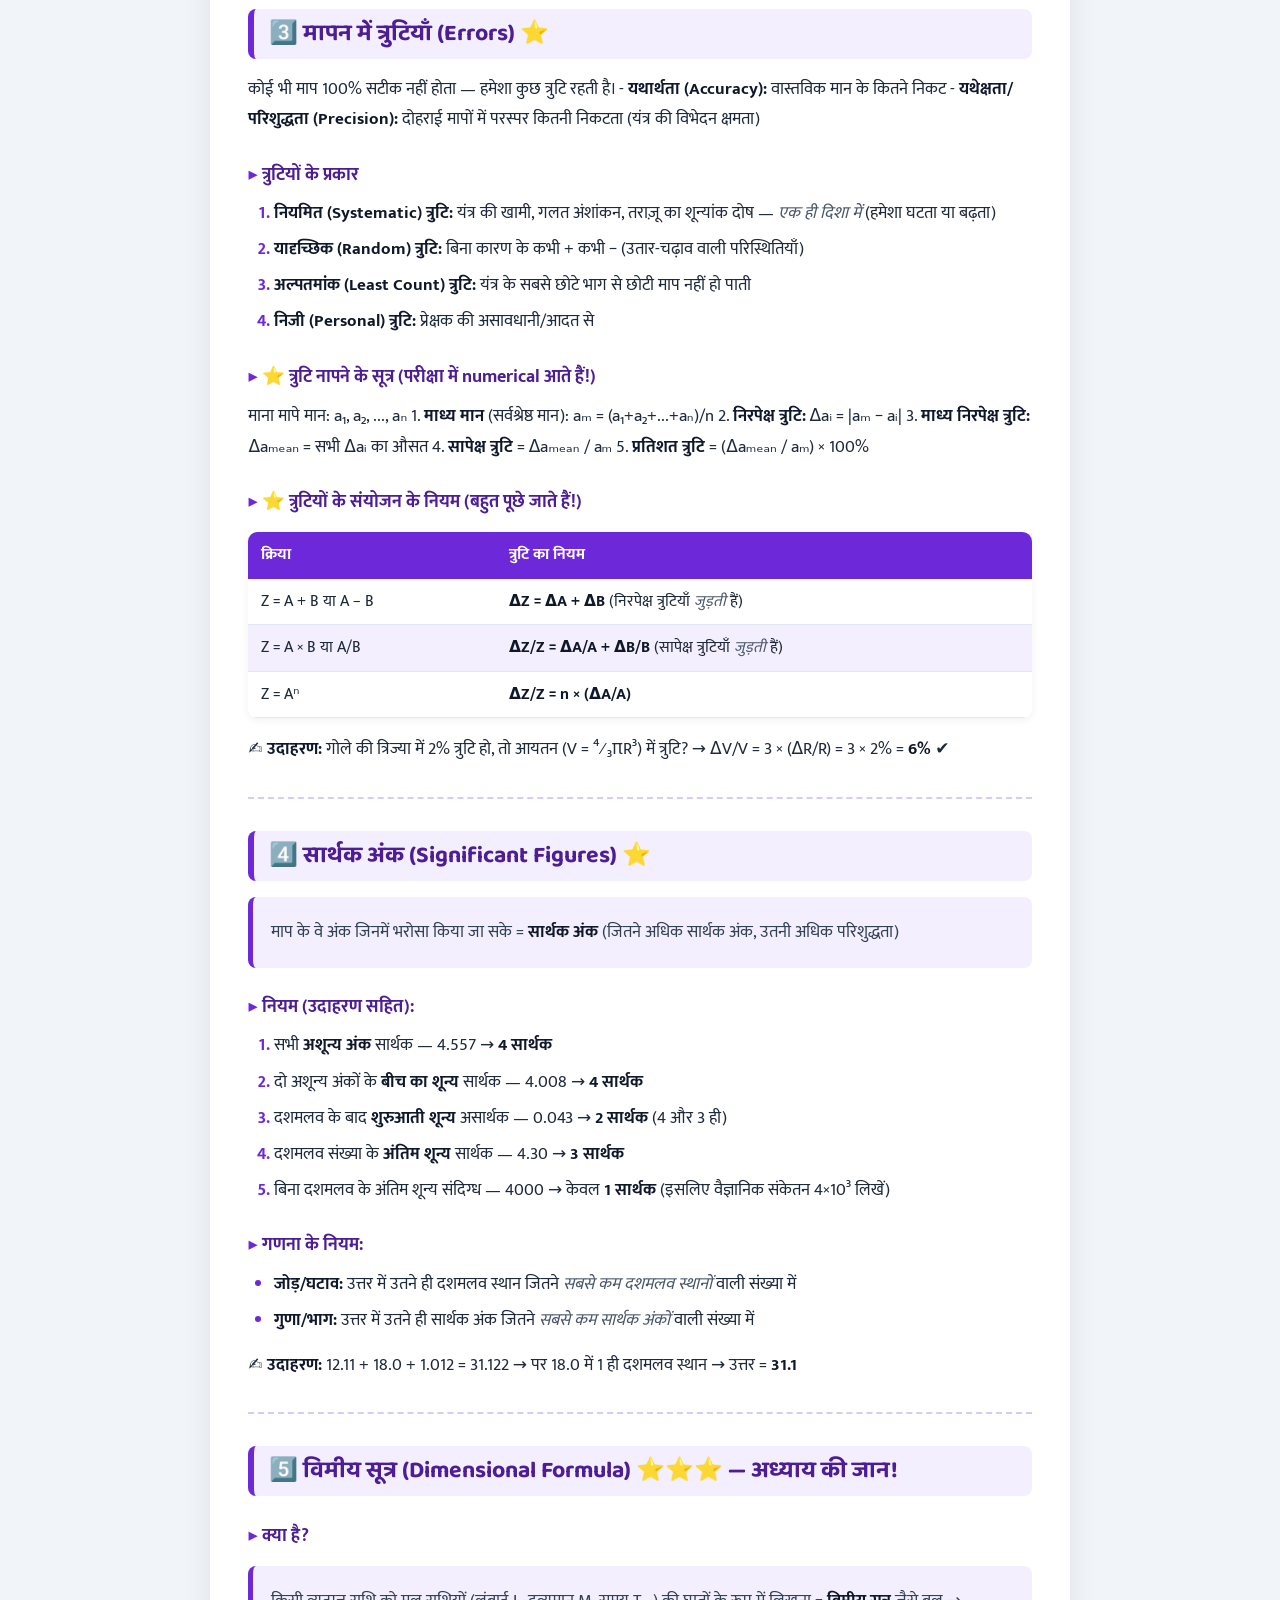
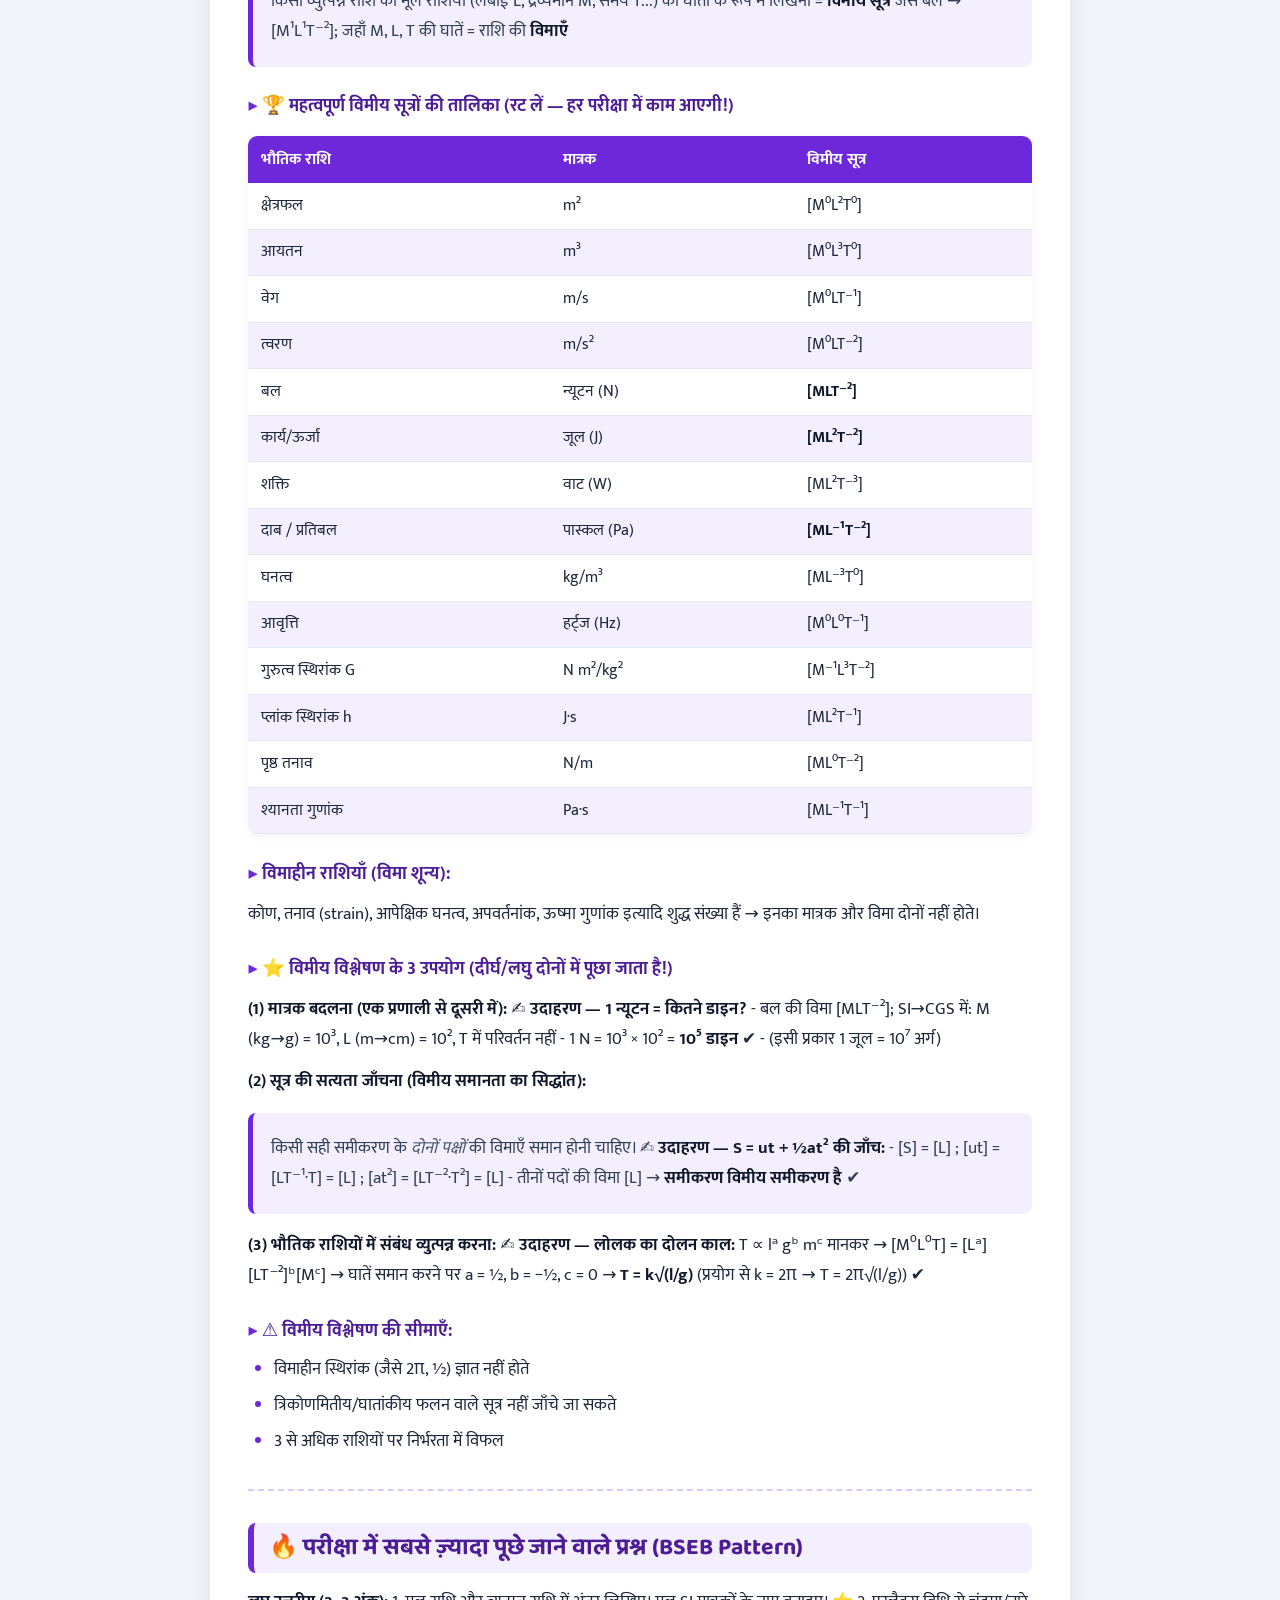
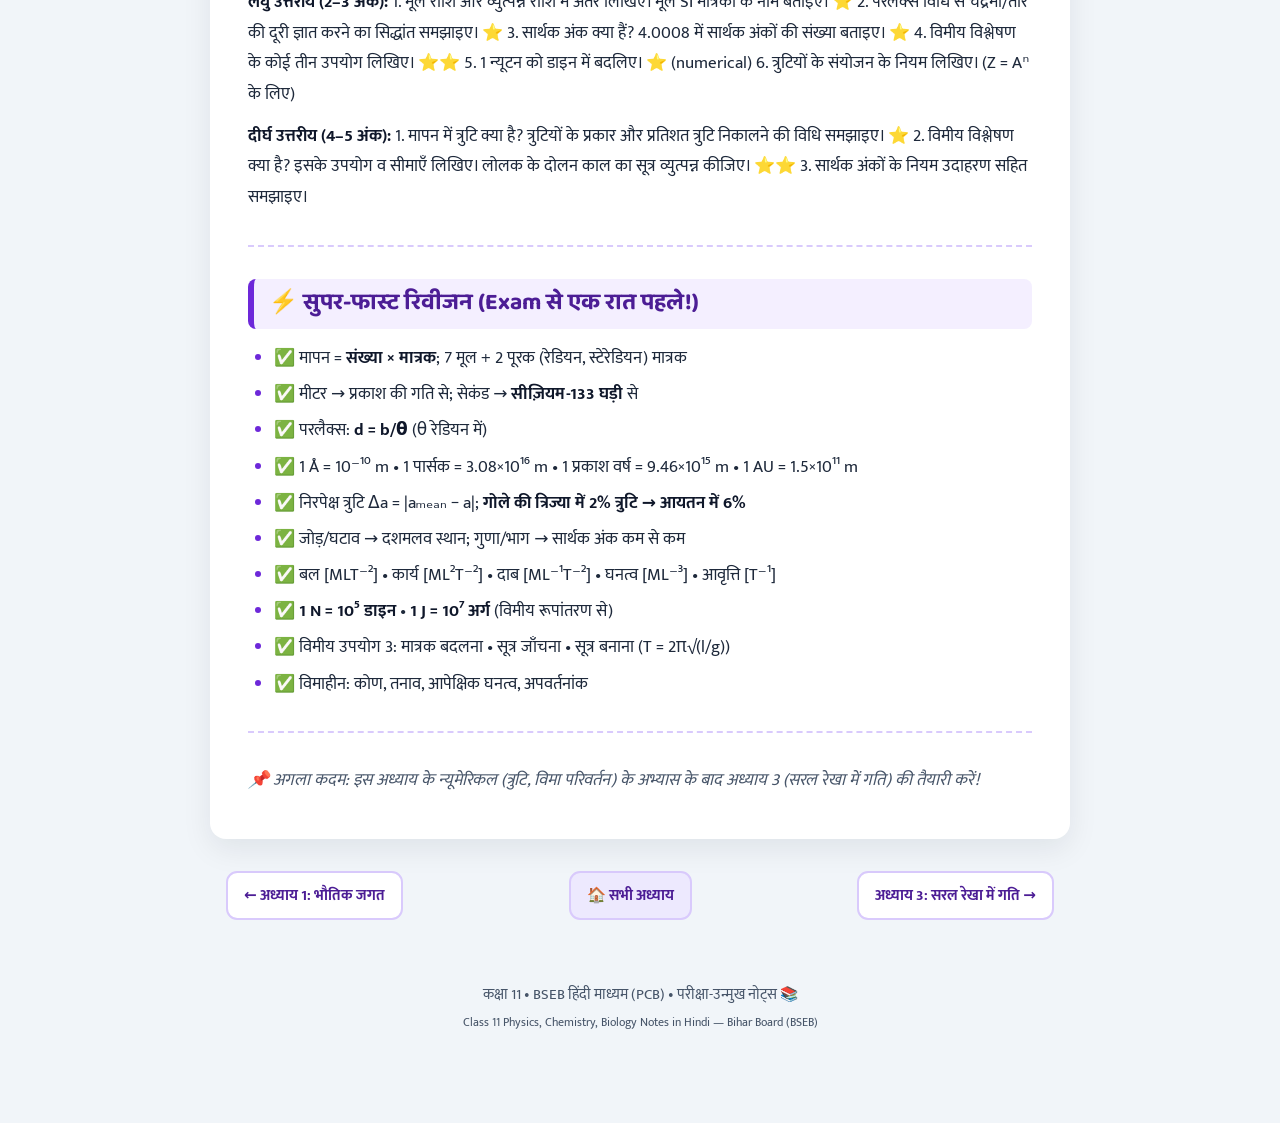
<file: phy-2.html>
<!DOCTYPE html>
<html lang="hi">
<head>
<meta charset="UTF-8">
<meta name="viewport" content="width=device-width, initial-scale=1.0">
<title>मात्रक एवं मापन (Units and Measurement) Notes in Hindi | Class 11 Physics Ch 2 — BSEB</title>

<!-- ==================== SEO TAGS ==================== -->
<meta name="description" content="कक्षा 11 भौतिकी अध्याय 2 मात्रक एवं मापन (Units and Measurement) के आसान हिंदी नोट्स — SI के 7 मूल मात्रक, परलैक्स विधि, त्रुटियाँ, सार्थक अंक, विमीय सूत्र व उसके उपयोग, महत्वपूर्ण न्यूमेरिकल।">
<meta name="keywords" content="मात्रक एवं मापन class 11 notes, units and measurement class 11 notes in hindi, class 11 physics chapter 2 notes hindi medium, SI मात्रक, विमीय सूत्र class 11, dimensional formula in hindi, significant figures in hindi, bseb bihar board physics notes">
<meta name="author" content="Class 11 Notes Hub (BSEB PCB)">
<meta name="robots" content="index, follow, max-image-preview:large">
<meta name="theme-color" content="#6d28d9">
<meta name="geo.region" content="IN-BR">
<link rel="canonical" href="https://YOUR-USERNAME.github.io/class-11-notes/phy-2.html">
<link rel="alternate" hreflang="hi" href="https://YOUR-USERNAME.github.io/class-11-notes/phy-2.html">
<link rel="alternate" hreflang="x-default" href="https://YOUR-USERNAME.github.io/class-11-notes/phy-2.html">

<!-- Open Graph (WhatsApp/Facebook/Telegram share preview) -->
<meta property="og:type" content="article">
<meta property="og:site_name" content="Class 11 Notes Hub — BSEB हिंदी माध्यम">
<meta property="og:locale" content="hi_IN">
<meta property="og:title" content="मात्रक एवं मापन (Units and Measurement) Notes in Hindi | Class 11 Physics Ch 2 — BSEB">
<meta property="og:description" content="कक्षा 11 भौतिकी अध्याय 2 मात्रक एवं मापन (Units and Measurement) के आसान हिंदी नोट्स — SI के 7 मूल मात्रक, परलैक्स विधि, त्रुटियाँ, सार्थक अंक, विमीय सूत्र व उसके उपयोग, महत्वपूर्ण न्यूमेरिकल।">
<meta property="og:url" content="https://YOUR-USERNAME.github.io/class-11-notes/phy-2.html">
<meta property="og:image" content="https://YOUR-USERNAME.github.io/class-11-notes/og-image.jpg">
<meta property="og:image:width" content="1200">
<meta property="og:image:height" content="630">
<meta property="og:image:alt" content="Class 11 हिंदी नोट्स — Physics, Chemistry, Biology">

<!-- Twitter Card -->
<meta name="twitter:card" content="summary_large_image">
<meta name="twitter:title" content="मात्रक एवं मापन (Units and Measurement) Notes in Hindi | Class 11 Physics Ch 2 — BSEB">
<meta name="twitter:description" content="कक्षा 11 भौतिकी अध्याय 2 मात्रक एवं मापन (Units and Measurement) के आसान हिंदी नोट्स — SI के 7 मूल मात्रक, परलैक्स विधि, त्रुटियाँ, सार्थक अंक, विमीय सूत्र व उसके उपयोग, महत्वपूर्ण न्यूमेरिकल।">
<meta name="twitter:image" content="https://YOUR-USERNAME.github.io/class-11-notes/og-image.jpg">

<script type="application/ld+json">{"@context": "https://schema.org", "@type": "LearningResource", "headline": "मात्रक एवं मापन (Units and Measurement) Notes in Hindi | Class 11 Physics Ch 2 — BSEB", "description": "कक्षा 11 भौतिकी अध्याय 2 मात्रक एवं मापन (Units and Measurement) के आसान हिंदी नोट्स — SI के 7 मूल मात्रक, परलैक्स विधि, त्रुटियाँ, सार्थक अंक, विमीय सूत्र व उसके उपयोग, महत्वपूर्ण न्यूमेरिकल।", "url": "https://YOUR-USERNAME.github.io/class-11-notes/phy-2.html", "inLanguage": "hi", "educationalLevel": "Class 11", "learningResourceType": "Study notes", "teaches": "SI मात्रक • त्रुटियाँ व सार्थक अंक • विमीय सूत्र", "about": {"@type": "Thing", "name": "Class 11 Physics Chapter 2: Units and Measurement"}, "isPartOf": {"@type": "WebSite", "name": "Class 11 Notes Hub — BSEB हिंदी माध्यम", "url": "https://YOUR-USERNAME.github.io/class-11-notes"}, "author": {"@type": "Organization", "name": "Class 11 Notes Hub (BSEB PCB)"}, "educationalUse": "study", "audience": {"@type": "EducationalAudience", "educationalRole": "student"}}</script>
<script type="application/ld+json">{"@context": "https://schema.org", "@type": "BreadcrumbList", "itemListElement": [{"@type": "ListItem", "position": 1, "name": "Home", "item": "https://YOUR-USERNAME.github.io/class-11-notes/"}, {"@type": "ListItem", "position": 2, "name": "Physics", "item": "https://YOUR-USERNAME.github.io/class-11-notes/"}, {"@type": "ListItem", "position": 3, "name": "Chapter 2: मात्रक एवं मापन", "item": "https://YOUR-USERNAME.github.io/class-11-notes/phy-2.html"}]}</script>
<!-- ================== SEO TAGS END =================== -->

<link rel="icon" href="data:image/svg+xml,<svg xmlns='http://www.w3.org/2000/svg' viewBox='0 0 100 100'><text y='.9em' font-size='90'>📚</text></svg>">
<link rel="preconnect" href="https://fonts.googleapis.com">
<link rel="preconnect" href="https://fonts.gstatic.com" crossorigin>
<link href="https://fonts.googleapis.com/css2?family=Baloo+2:wght@600;700;800&family=Mukta:wght@400;500;600;700&display=swap" rel="stylesheet">
<link rel="stylesheet" href="style.css">
</head>
<body class="phy">
<header class="topbar">
  <a class="home-link" href="index.html">🏠 मुख्य पृष्ठ</a>
  <span class="crumb">भौतिक विज्ञान &nbsp;›&nbsp; अध्याय 2</span>
</header>

<section class="chapter-hero">
  <div class="hero-inner">
    <span class="badge">🧲 भौतिक विज्ञान (Physics)</span>
    <h1>अध्याय 2 : मात्रक एवं मापन</h1>
    <p class="hero-topics">SI मात्रक • त्रुटियाँ व सार्थक अंक • विमीय सूत्र</p>
  </div>
</section>

<main class="content">
<h3>(BSEB • हिंदी माध्यम • बिल्कुल शुरुआती विद्यार्थी के लिए आसान नोट्स)</h3>
<blockquote>
<p><strong>इस अध्याय में क्या-क्या पढ़ना है?</strong>
1. भौतिक राशियाँ, मूल व व्युत्पन्न राशियाँ, SI मात्रक
2. लंबाई, द्रव्यमान और समय का मापन (परलैक्स विधि)
3. मापन में त्रुटियाँ ⭐
4. सार्थक अंक (Significant Figures)
5. <strong>विमीय सूत्र और उसके उपयोग</strong> ⭐⭐⭐ (इस अध्याय का सबसे ज़रूरी टॉपिक)</p>
</blockquote>
<hr />
<h2>1️⃣ भौतिक राशि और मात्रक</h2>
<ul>
<li><strong>भौतिक राशि:</strong> जिसे मापा जा सके — जैसे लंबाई, द्रव्यमान, समय, वेग, बल</li>
<li><strong>मापन = संख्या × मात्रक</strong> (जैसे लंबाई = 5 मीटर → 5 = संख्या, मीटर = मात्रक)</li>
<li><strong>मात्रक:</strong> मापन का मानक, जिससे भौतिक राशि की तुलना करते हैं</li>
</ul>
<h3>राशियों के दो प्रकार</h3>
<div class="table-wrap"><table>
<thead>
<tr>
<th>प्रकार</th>
<th>अर्थ</th>
<th>उदाहरण</th>
</tr>
</thead>
<tbody>
<tr>
<td><strong>मूल/आधारभूत राशि</strong></td>
<td>स्वतंत्र, दूसरों पर निर्भर नहीं</td>
<td>लंबाई, द्रव्यमान, समय</td>
</tr>
<tr>
<td><strong>व्युत्पन्न राशि</strong></td>
<td>मूल राशियों से बनी</td>
<td>वेग (लंबाई/समय), बल, कार्य</td>
</tr>
</tbody>
</table></div>
<h3>मात्रकों की प्रणालियाँ</h3>
<ul>
<li><strong>CGS:</strong> सेंटीमीटर-ग्राम-सेकंड</li>
<li><strong>FPS:</strong> फुट-पाउंड-सेकंड (ब्रिटिश)</li>
<li><strong>MKS:</strong> मीटर-किलोग्राम-सेकंड</li>
<li><strong>SI (अंतरराष्ट्रीय प्रणाली):</strong> 1971 में स्वीकृत — आज पूरी दुनिया में चलती है ✔️</li>
</ul>
<h3>⭐ SI के 7 मूल मात्रक + 2 पूरक (1 अंक में पूछा ही जाता है!)</h3>
<div class="table-wrap"><table>
<thead>
<tr>
<th>मूल राशि</th>
<th>मात्रक</th>
<th>प्रतीक</th>
</tr>
</thead>
<tbody>
<tr>
<td>लंबाई</td>
<td>मीटर</td>
<td>m</td>
</tr>
<tr>
<td>द्रव्यमान</td>
<td>किलोग्राम</td>
<td>kg</td>
</tr>
<tr>
<td>समय</td>
<td>सेकंड</td>
<td>s</td>
</tr>
<tr>
<td>विद्युत धारा</td>
<td>एम्पियर</td>
<td>A</td>
</tr>
<tr>
<td>तापमान</td>
<td>केल्विन</td>
<td>K</td>
</tr>
<tr>
<td>पदार्थ की मात्रा</td>
<td>मोल</td>
<td>mol</td>
</tr>
<tr>
<td>ज्योति तीव्रता</td>
<td>कैंडेला</td>
<td>cd</td>
</tr>
</tbody>
</table></div>
<p><strong>पूरक मात्रक (कोणों के):</strong> समतल कोण → <strong>रेडियन (rad)</strong>; ठोस कोण → <strong>स्टेरेडियन (sr)</strong></p>
<h3>SI मात्रकों की परिभाषाएँ (संक्षिप्त — याद रखें)</h3>
<ul>
<li><strong>मीटर:</strong> निर्वात में प्रकाश द्वारा <strong>1/299,792,458 सेकंड</strong> में तय की गई दूरी</li>
<li><strong>किलोग्राम:</strong> द्रव्यमान का मानक (प्लेटिनम-इरीडियम बेलन, फ्रांस में सुरक्षित; आजकल प्लांक स्थिरांक पर आधारित)</li>
<li><strong>सेकंड:</strong> सीज़ियम-133 परमाणु की <strong>9,192,631,770 कंपनों</strong> में लगा समय</li>
<li><strong>केल्विन:</strong> जल के त्रिक बिंदु के ताप का 1/273.16 भाग</li>
<li><strong>मोल:</strong> 0.012 kg कार्बन-12 जितने कणों वाली मात्रा</li>
</ul>
<hr />
<h2>2️⃣ लंबाई, द्रव्यमान और समय का मापन</h2>
<h3>(क) बड़ी दूरियाँ — परलैक्स (लम्बन) विधि ⭐</h3>
<blockquote>
<p>जब प्रेक्षक के स्थान बदलने से दूर की वस्तु का ज़मीन के सापेक्ष विस्थापन दिखे, उसे <strong>परलैक्स</strong> कहते हैं।
(उँगली को बारी-बारी बाईं-दाईं आँख से देखो — अंगुठा कूदता दिखता है!)</p>
</blockquote>
<p><strong>सूत्र:</strong> आधार b बहुत छोटा हो तो <strong>d = b/θ</strong> (θ = परलैक्स कोण, रेडियन में)</p>
<p>जैसे चंद्रमा की दूरी: पृथ्वी के दो दूर स्थानों (आधार) से चंद्रमा पर परलैक्स कोण मापकर।</p>
<h3>(ख) लंबाई मापन की सीमाएँ</h3>
<div class="table-wrap"><table>
<thead>
<tr>
<th>वस्तु</th>
<th>आकार/दूरी</th>
</tr>
</thead>
<tbody>
<tr>
<td>परमाणु</td>
<td>~10⁻¹⁰ m (= 1 Å)</td>
</tr>
<tr>
<td>नाभिक</td>
<td>~10⁻¹⁴ m</td>
</tr>
<tr>
<td>निकटतम तारा</td>
<td>~10¹⁶ m</td>
</tr>
<tr>
<td>- बहुत छोटी लंबाई → <strong>इलेक्ट्रॉन/सुरंग सूक्ष्मदर्शी</strong>; सूक्ष्मदर्शी विभेदन (vernier, स्क्रू गेज) से 10⁻⁴ m तक</td>
<td></td>
</tr>
</tbody>
</table></div>
<h3>⭐ कुछ खास बड़े मात्रक (MCQ में पूछे जाते हैं!)</h3>
<div class="table-wrap"><table>
<thead>
<tr>
<th>मात्रक</th>
<th>मान</th>
</tr>
</thead>
<tbody>
<tr>
<td>1 ऐंग्स्ट्रॉम (Å)</td>
<td>10⁻¹⁰ m</td>
</tr>
<tr>
<td>1 फर्मी</td>
<td>10⁻¹⁵ m</td>
</tr>
<tr>
<td>1 खगोलीय मात्रक (AU)</td>
<td>1.496 × 10¹¹ m (पृथ्वी-सूर्य दूरी)</td>
</tr>
<tr>
<td>1 प्रकाश वर्ष</td>
<td>9.46 × 10¹⁵ m</td>
</tr>
<tr>
<td>1 पार्सक</td>
<td>3.08 × 10¹⁶ m (≈ 3.26 प्रकाश वर्ष)</td>
</tr>
</tbody>
</table></div>
<h3>(ग) द्रव्यमान का मापन</h3>
<ul>
<li>छोटे द्रव्यमान (परमाणु) → <strong>द्रव्यमान स्पेक्ट्रोग्राफ</strong></li>
<li>बड़े द्रव्यमान (ग्रह) → <strong>गुरुत्वाकर्षण विधि</strong></li>
</ul>
<h3>(घ) समय का मापन</h3>
<ul>
<li>सबसे सटीक → <strong>सीज़ियम परमाण्विक घड़ी</strong> (लाखों वर्षों में 1 सेकंड की त्रुटि)</li>
<li>1 सेकंड = सीज़ियम-133 के 9,192,631,770 कंपनों का समय</li>
</ul>
<hr />
<h2>3️⃣ मापन में त्रुटियाँ (Errors) ⭐</h2>
<p>कोई भी माप 100% सटीक नहीं होता — हमेशा कुछ त्रुटि रहती है।
- <strong>यथार्थता (Accuracy):</strong> वास्तविक मान के कितने निकट
- <strong>यथेक्षता/परिशुद्धता (Precision):</strong> दोहराई मापों में परस्पर कितनी निकटता (यंत्र की विभेदन क्षमता)</p>
<h3>त्रुटियों के प्रकार</h3>
<ol>
<li><strong>नियमित (Systematic) त्रुटि:</strong> यंत्र की खामी, गलत अंशांकन, तराज़ू का शून्यांक दोष — <em>एक ही दिशा में</em> (हमेशा घटता या बढ़ता)</li>
<li><strong>यादृच्छिक (Random) त्रुटि:</strong> बिना कारण के कभी + कभी − (उतार-चढ़ाव वाली परिस्थितियाँ)</li>
<li><strong>अल्पतमांक (Least Count) त्रुटि:</strong> यंत्र के सबसे छोटे भाग से छोटी माप नहीं हो पाती</li>
<li><strong>निजी (Personal) त्रुटि:</strong> प्रेक्षक की असावधानी/आदत से</li>
</ol>
<h3>⭐ त्रुटि नापने के सूत्र (परीक्षा में numerical आते हैं!)</h3>
<p>माना मापे मान: a₁, a₂, ..., aₙ
1. <strong>माध्य मान</strong> (सर्वश्रेष्ठ मान): aₘ = (a₁+a₂+...+aₙ)/n
2. <strong>निरपेक्ष त्रुटि:</strong> Δaᵢ = |aₘ − aᵢ|
3. <strong>माध्य निरपेक्ष त्रुटि:</strong> Δaₘₑₐₙ = सभी Δaᵢ का औसत
4. <strong>सापेक्ष त्रुटि</strong> = Δaₘₑₐₙ / aₘ
5. <strong>प्रतिशत त्रुटि</strong> = (Δaₘₑₐₙ / aₘ) × 100%</p>
<h3>⭐ त्रुटियों के संयोजन के नियम (बहुत पूछे जाते हैं!)</h3>
<div class="table-wrap"><table>
<thead>
<tr>
<th>क्रिया</th>
<th>त्रुटि का नियम</th>
</tr>
</thead>
<tbody>
<tr>
<td>Z = A + B या A − B</td>
<td><strong>ΔZ = ΔA + ΔB</strong> (निरपेक्ष त्रुटियाँ <em>जुड़ती</em> हैं)</td>
</tr>
<tr>
<td>Z = A × B या A/B</td>
<td><strong>ΔZ/Z = ΔA/A + ΔB/B</strong> (सापेक्ष त्रुटियाँ <em>जुड़ती</em> हैं)</td>
</tr>
<tr>
<td>Z = Aⁿ</td>
<td><strong>ΔZ/Z = n × (ΔA/A)</strong></td>
</tr>
</tbody>
</table></div>
<p>✍️ <strong>उदाहरण:</strong> गोले की त्रिज्या में 2% त्रुटि हो, तो आयतन (V = ⁴⁄₃πR³) में त्रुटि?
→ ΔV/V = 3 × (ΔR/R) = 3 × 2% = <strong>6%</strong> ✔️</p>
<hr />
<h2>4️⃣ सार्थक अंक (Significant Figures) ⭐</h2>
<blockquote>
<p>माप के वे अंक जिनमें भरोसा किया जा सके = <strong>सार्थक अंक</strong>
(जितने अधिक सार्थक अंक, उतनी अधिक परिशुद्धता)</p>
</blockquote>
<h3>नियम (उदाहरण सहित):</h3>
<ol>
<li>सभी <strong>अशून्य अंक</strong> सार्थक — 4.557 → <strong>4 सार्थक</strong></li>
<li>दो अशून्य अंकों के <strong>बीच का शून्य</strong> सार्थक — 4.008 → <strong>4 सार्थक</strong></li>
<li>दशमलव के बाद <strong>शुरुआती शून्य</strong> असार्थक — 0.043 → <strong>2 सार्थक</strong> (4 और 3 ही)</li>
<li>दशमलव संख्या के <strong>अंतिम शून्य</strong> सार्थक — 4.30 → <strong>3 सार्थक</strong></li>
<li>बिना दशमलव के अंतिम शून्य संदिग्ध — 4000 → केवल <strong>1 सार्थक</strong> (इसलिए वैज्ञानिक संकेतन 4×10³ लिखें)</li>
</ol>
<h3>गणना के नियम:</h3>
<ul>
<li><strong>जोड़/घटाव:</strong> उत्तर में उतने ही दशमलव स्थान जितने <em>सबसे कम दशमलव स्थानों</em> वाली संख्या में</li>
<li><strong>गुणा/भाग:</strong> उत्तर में उतने ही सार्थक अंक जितने <em>सबसे कम सार्थक अंकों</em> वाली संख्या में</li>
</ul>
<p>✍️ <strong>उदाहरण:</strong> 12.11 + 18.0 + 1.012 = 31.122 → पर 18.0 में 1 ही दशमलव स्थान → उत्तर = <strong>31.1</strong></p>
<hr />
<h2>5️⃣ विमीय सूत्र (Dimensional Formula) ⭐⭐⭐ — अध्याय की जान!</h2>
<h3>क्या है?</h3>
<blockquote>
<p>किसी व्युत्पन्न राशि को मूल राशियों (लंबाई L, द्रव्यमान M, समय T...) की घातों के रूप में लिखना = <strong>विमीय सूत्र</strong>
जैसे बल → [M¹L¹T⁻²]; जहाँ M, L, T की घातें = राशि की <strong>विमाएँ</strong></p>
</blockquote>
<h3>🏆 महत्वपूर्ण विमीय सूत्रों की तालिका (रट लें — हर परीक्षा में काम आएगी!)</h3>
<div class="table-wrap"><table>
<thead>
<tr>
<th>भौतिक राशि</th>
<th>मात्रक</th>
<th>विमीय सूत्र</th>
</tr>
</thead>
<tbody>
<tr>
<td>क्षेत्रफल</td>
<td>m²</td>
<td>[M⁰L²T⁰]</td>
</tr>
<tr>
<td>आयतन</td>
<td>m³</td>
<td>[M⁰L³T⁰]</td>
</tr>
<tr>
<td>वेग</td>
<td>m/s</td>
<td>[M⁰LT⁻¹]</td>
</tr>
<tr>
<td>त्वरण</td>
<td>m/s²</td>
<td>[M⁰LT⁻²]</td>
</tr>
<tr>
<td>बल</td>
<td>न्यूटन (N)</td>
<td><strong>[MLT⁻²]</strong></td>
</tr>
<tr>
<td>कार्य/ऊर्जा</td>
<td>जूल (J)</td>
<td><strong>[ML²T⁻²]</strong></td>
</tr>
<tr>
<td>शक्ति</td>
<td>वाट (W)</td>
<td>[ML²T⁻³]</td>
</tr>
<tr>
<td>दाब / प्रतिबल</td>
<td>पास्कल (Pa)</td>
<td><strong>[ML⁻¹T⁻²]</strong></td>
</tr>
<tr>
<td>घनत्व</td>
<td>kg/m³</td>
<td>[ML⁻³T⁰]</td>
</tr>
<tr>
<td>आवृत्ति</td>
<td>हर्ट्ज (Hz)</td>
<td>[M⁰L⁰T⁻¹]</td>
</tr>
<tr>
<td>गुरुत्व स्थिरांक G</td>
<td>N m²/kg²</td>
<td>[M⁻¹L³T⁻²]</td>
</tr>
<tr>
<td>प्लांक स्थिरांक h</td>
<td>J·s</td>
<td>[ML²T⁻¹]</td>
</tr>
<tr>
<td>पृष्ठ तनाव</td>
<td>N/m</td>
<td>[ML⁰T⁻²]</td>
</tr>
<tr>
<td>श्यानता गुणांक</td>
<td>Pa·s</td>
<td>[ML⁻¹T⁻¹]</td>
</tr>
</tbody>
</table></div>
<h3>विमाहीन राशियाँ (विमा शून्य):</h3>
<p>कोण, तनाव (strain), आपेक्षिक घनत्व, अपवर्तनांक, ऊष्मा गुणांक इत्यादि शुद्ध संख्या हैं → इनका मात्रक और विमा दोनों नहीं होते।</p>
<h3>⭐ विमीय विश्लेषण के 3 उपयोग (दीर्घ/लघु दोनों में पूछा जाता है!)</h3>
<p><strong>(1) मात्रक बदलना (एक प्रणाली से दूसरी में):</strong>
✍️ <strong>उदाहरण — 1 न्यूटन = कितने डाइन?</strong>
- बल की विमा [MLT⁻²]; SI→CGS में: M (kg→g) = 10³, L (m→cm) = 10², T में परिवर्तन नहीं
- 1 N = 10³ × 10² = <strong>10⁵ डाइन</strong> ✔️
- (इसी प्रकार 1 जूल = 10⁷ अर्ग)</p>
<p><strong>(2) सूत्र की सत्यता जाँचना (विमीय समानता का सिद्धांत):</strong></p>
<blockquote>
<p>किसी सही समीकरण के <em>दोनों पक्षों</em> की विमाएँ समान होनी चाहिए।
✍️ <strong>उदाहरण — S = ut + ½at² की जाँच:</strong>
- [S] = [L] ; [ut] = [LT⁻¹·T] = [L] ; [at²] = [LT⁻²·T²] = [L]
- तीनों पदों की विमा [L] → <strong>समीकरण विमीय समीकरण है</strong> ✔️</p>
</blockquote>
<p><strong>(3) भौतिक राशियों में संबंध व्युत्पन्न करना:</strong>
✍️ <strong>उदाहरण — लोलक का दोलन काल:</strong>
T ∝ lᵃ gᵇ mᶜ मानकर → [M⁰L⁰T] = [Lᵃ][LT⁻²]ᵇ[Mᶜ]
→ घातें समान करने पर a = ½, b = −½, c = 0
→ <strong>T = k√(l/g)</strong> (प्रयोग से k = 2π → T = 2π√(l/g)) ✔️</p>
<h3>⚠️ विमीय विश्लेषण की सीमाएँ:</h3>
<ul>
<li>विमाहीन स्थिरांक (जैसे 2π, ½) ज्ञात नहीं होते</li>
<li>त्रिकोणमितीय/घातांकीय फलन वाले सूत्र नहीं जाँचे जा सकते</li>
<li>3 से अधिक राशियों पर निर्भरता में विफल</li>
</ul>
<hr />
<h2>🔥 परीक्षा में सबसे ज़्यादा पूछे जाने वाले प्रश्न (BSEB Pattern)</h2>
<p><strong>लघु उत्तरीय (2–3 अंक):</strong>
1. मूल राशि और व्युत्पन्न राशि में अंतर लिखिए। मूल SI मात्रकों के नाम बताइए। ⭐
2. परलैक्स विधि से चंद्रमा/तारे की दूरी ज्ञात करने का सिद्धांत समझाइए। ⭐
3. सार्थक अंक क्या हैं? 4.0008 में सार्थक अंकों की संख्या बताइए। ⭐
4. विमीय विश्लेषण के कोई तीन उपयोग लिखिए। ⭐⭐
5. 1 न्यूटन को डाइन में बदलिए। ⭐ (numerical)
6. त्रुटियों के संयोजन के नियम लिखिए। (Z = Aⁿ के लिए)</p>
<p><strong>दीर्घ उत्तरीय (4–5 अंक):</strong>
1. मापन में त्रुटि क्या है? त्रुटियों के प्रकार और प्रतिशत त्रुटि निकालने की विधि समझाइए। ⭐
2. विमीय विश्लेषण क्या है? इसके उपयोग व सीमाएँ लिखिए। लोलक के दोलन काल का सूत्र व्युत्पन्न कीजिए। ⭐⭐
3. सार्थक अंकों के नियम उदाहरण सहित समझाइए।</p>
<hr />
<h2>⚡ सुपर-फास्ट रिवीजन (Exam से एक रात पहले!)</h2>
<ul>
<li>✅ मापन = <strong>संख्या × मात्रक</strong>; 7 मूल + 2 पूरक (रेडियन, स्टेरेडियन) मात्रक</li>
<li>✅ मीटर → प्रकाश की गति से; सेकंड → <strong>सीज़ियम-133 घड़ी</strong> से</li>
<li>✅ परलैक्स: <strong>d = b/θ</strong> (θ रेडियन में)</li>
<li>✅ 1 Å = 10⁻¹⁰ m • 1 पार्सक = 3.08×10¹⁶ m • 1 प्रकाश वर्ष = 9.46×10¹⁵ m • 1 AU = 1.5×10¹¹ m</li>
<li>✅ निरपेक्ष त्रुटि Δa = |aₘₑₐₙ − a|; <strong>गोले की त्रिज्या में 2% त्रुटि → आयतन में 6%</strong></li>
<li>✅ जोड़/घटाव → दशमलव स्थान; गुणा/भाग → सार्थक अंक कम से कम</li>
<li>✅ बल [MLT⁻²] • कार्य [ML²T⁻²] • दाब [ML⁻¹T⁻²] • घनत्व [ML⁻³] • आवृत्ति [T⁻¹]</li>
<li>✅ <strong>1 N = 10⁵ डाइन</strong> • <strong>1 J = 10⁷ अर्ग</strong> (विमीय रूपांतरण से)</li>
<li>✅ विमीय उपयोग 3: मात्रक बदलना • सूत्र जाँचना • सूत्र बनाना (T = 2π√(l/g))</li>
<li>✅ विमाहीन: कोण, तनाव, आपेक्षिक घनत्व, अपवर्तनांक</li>
</ul>
<hr />
<p><em>📌 अगला कदम: इस अध्याय के न्यूमेरिकल (त्रुटि, विमा परिवर्तन) के अभ्यास के बाद अध्याय 3 (सरल रेखा में गति) की तैयारी करें!</em></p>
</main>

<nav class="chapter-nav">
  <a class="nav-btn prev" href="phy-1.html">← अध्याय 1: भौतिक जगत</a>
  <a class="nav-btn home" href="index.html">🏠 सभी अध्याय</a>
  <a class="nav-btn next" href="phy-3.html">अध्याय 3: सरल रेखा में गति →</a>
</nav>

<button class="print-btn" onclick="window.print()">🖨️ प्रिंट / PDF सहेजें</button>

<footer class="site-footer">
  कक्षा 11 • BSEB हिंदी माध्यम (PCB) • परीक्षा-उन्मुख नोट्स 📚<br>
  <small>Class 11 Physics, Chemistry, Biology Notes in Hindi — Bihar Board (BSEB)</small>
</footer>
</body>
</html>
</file>
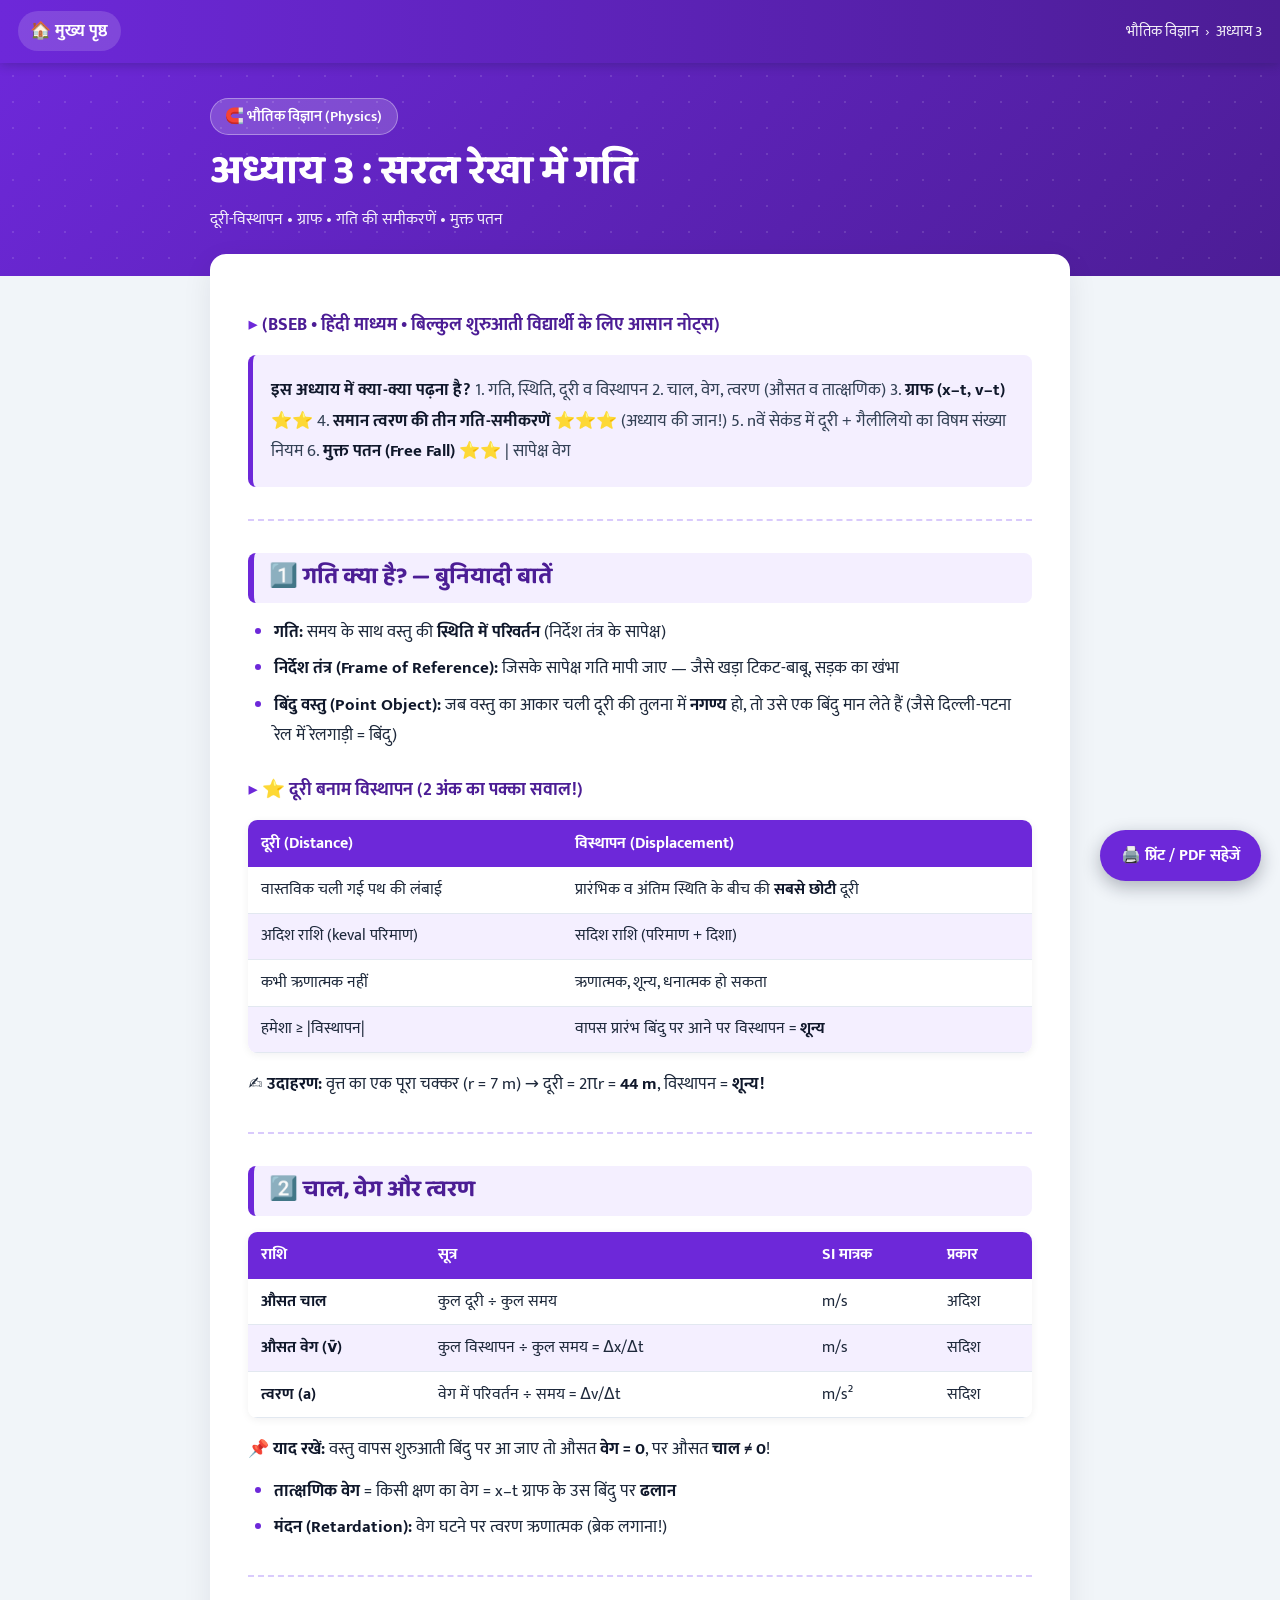
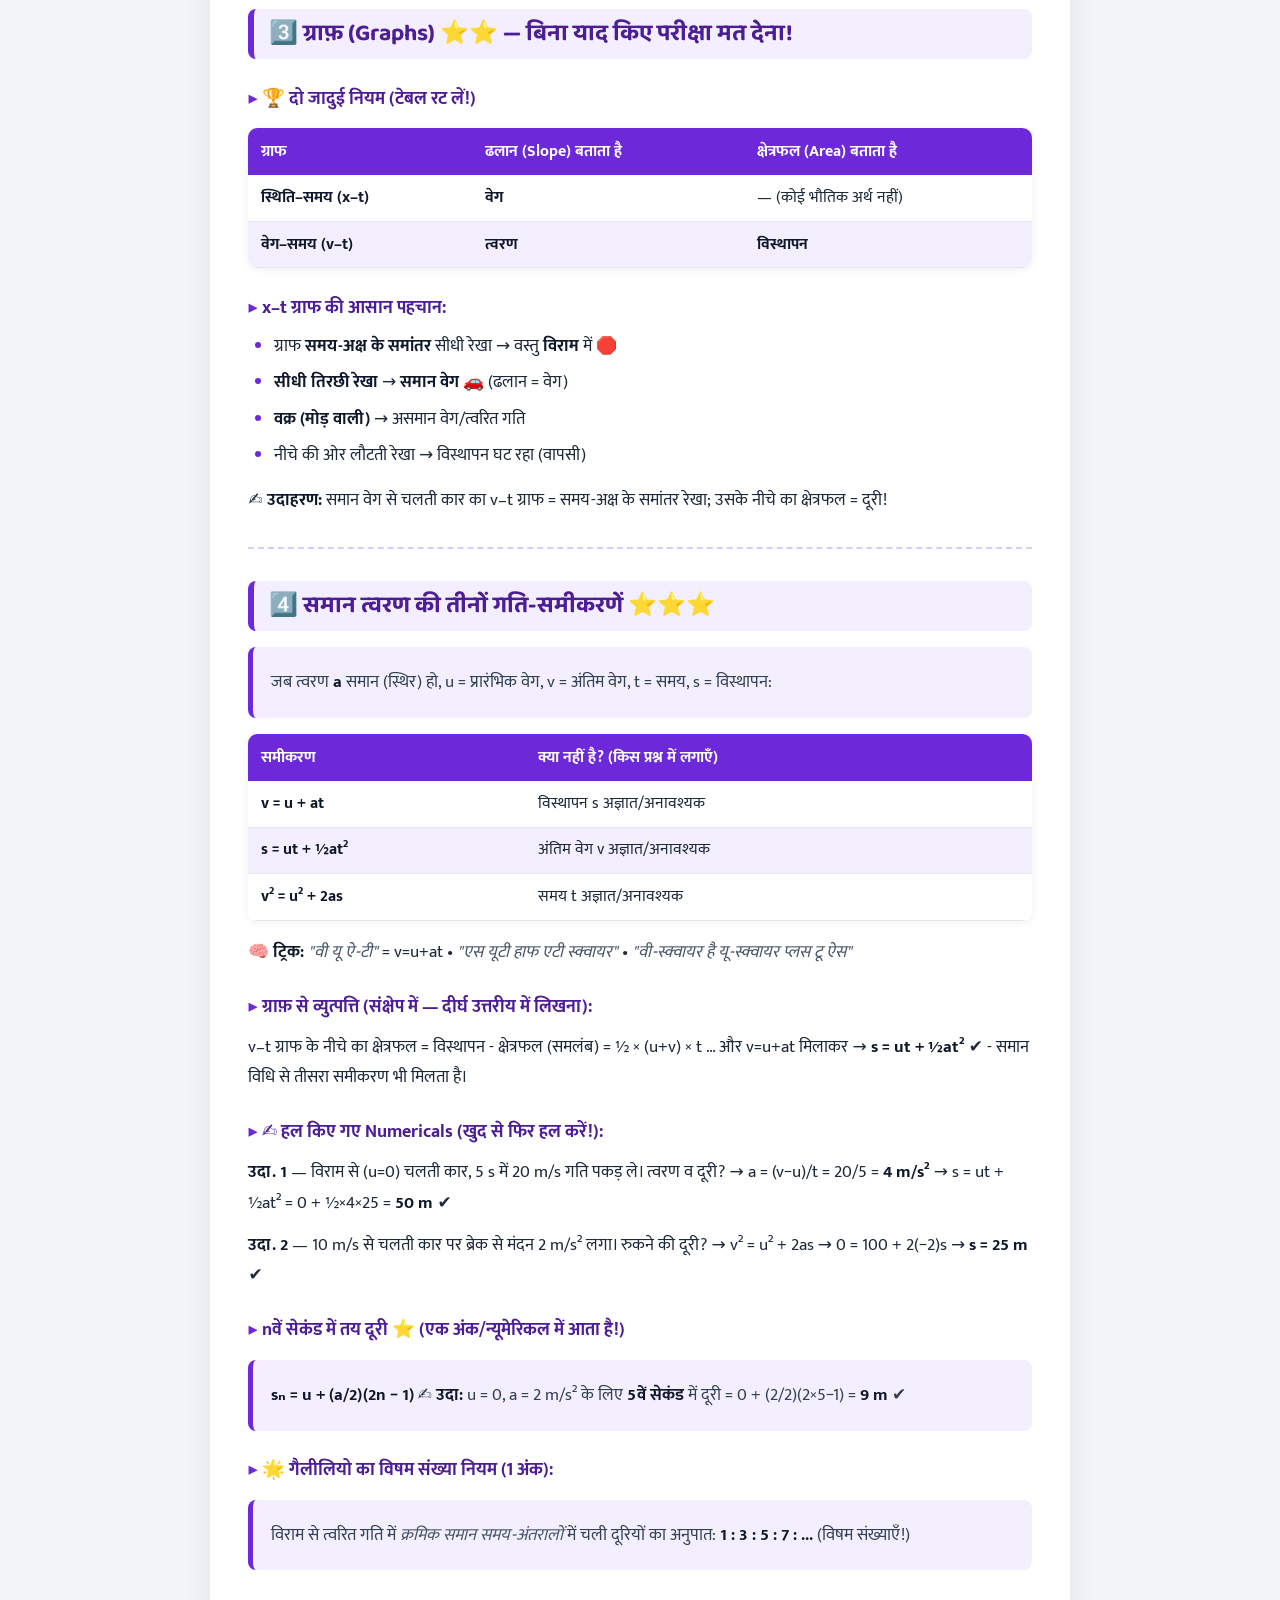
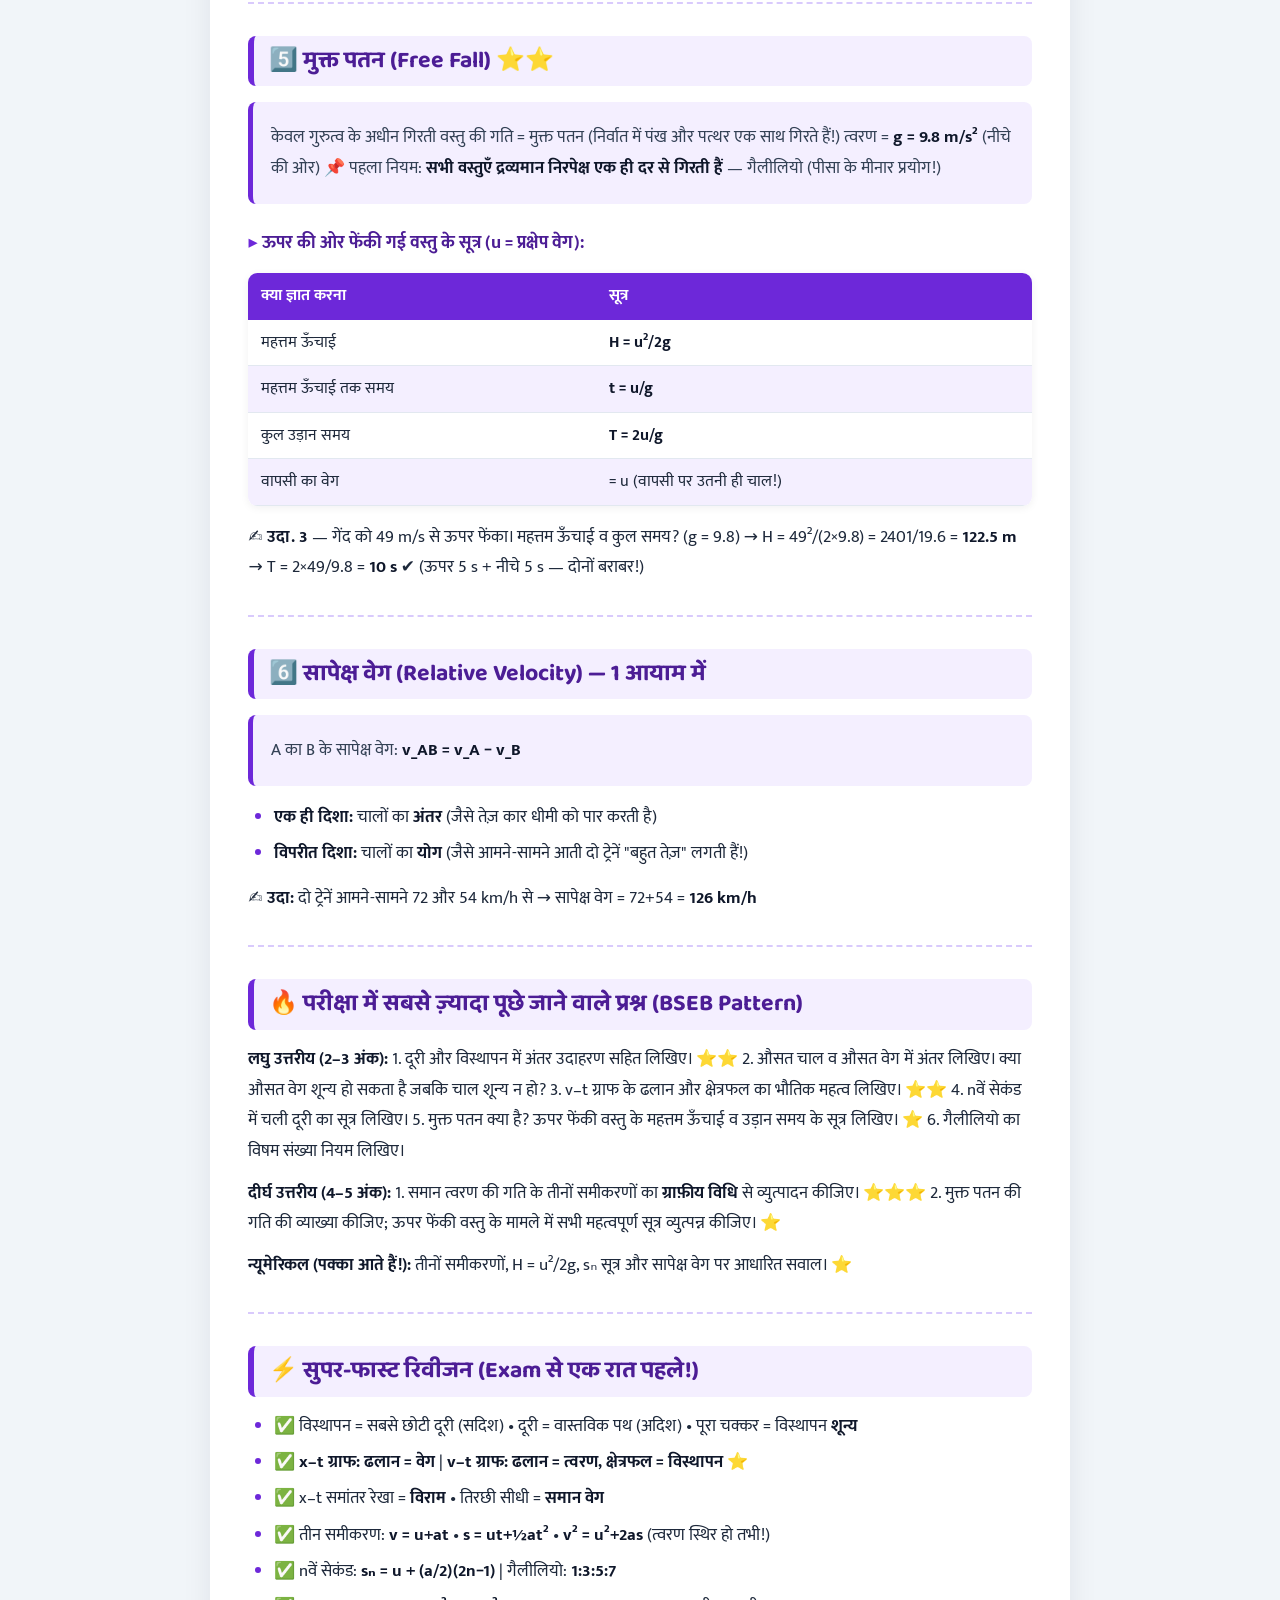
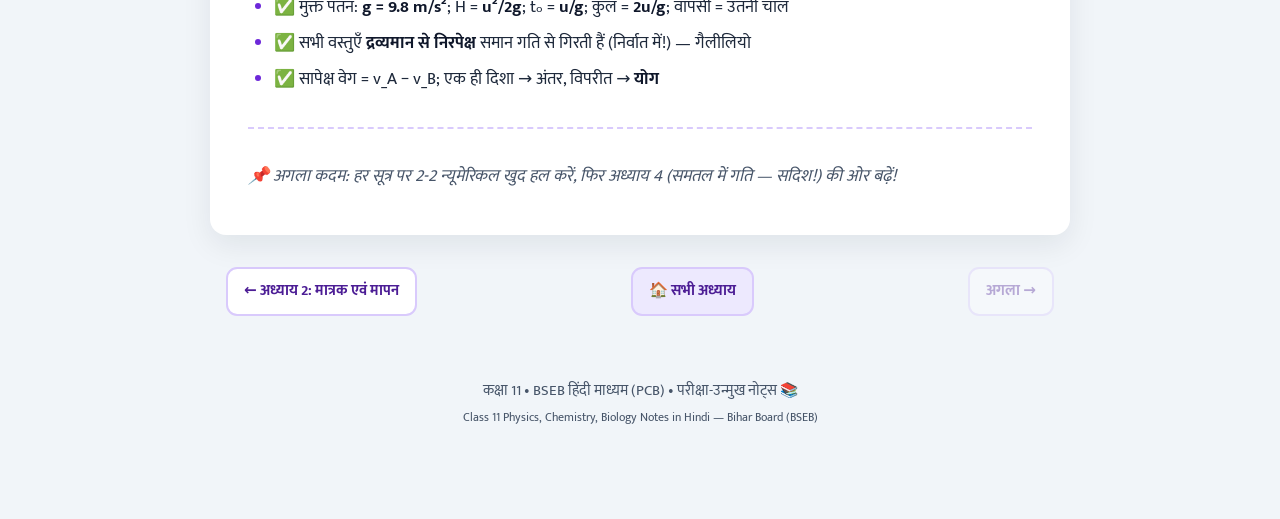
<file: phy-3.html>
<!DOCTYPE html>
<html lang="hi">
<head>
<meta charset="UTF-8">
<meta name="viewport" content="width=device-width, initial-scale=1.0">
<title>सरल रेखा में गति (Motion in a Straight Line) Notes in Hindi | Class 11 Physics Ch 3 — BSEB</title>

<!-- ==================== SEO TAGS ==================== -->
<meta name="description" content="कक्षा 11 भौतिकी अध्याय 3 सरल रेखा में गति के आसान हिंदी नोट्स — दूरी व विस्थापन, x-t व v-t ग्राफ, गति की तीनों समीकरणें, nवें सेकंड की दूरी, मुक्त पतन, सापेक्ष वेग और हल किए गए न्यूमेरिकल।">
<meta name="keywords" content="सरल रेखा में गति class 11 notes, motion in a straight line class 11 notes in hindi, class 11 physics chapter 3 notes hindi medium, गति की समीकरणें, equations of motion in hindi, free fall notes hindi, मुक्त पतन, bseb physics notes hindi">
<meta name="author" content="Class 11 Notes Hub (BSEB PCB)">
<meta name="robots" content="index, follow, max-image-preview:large">
<meta name="theme-color" content="#6d28d9">
<meta name="geo.region" content="IN-BR">
<link rel="canonical" href="https://YOUR-USERNAME.github.io/class-11-notes/phy-3.html">
<link rel="alternate" hreflang="hi" href="https://YOUR-USERNAME.github.io/class-11-notes/phy-3.html">
<link rel="alternate" hreflang="x-default" href="https://YOUR-USERNAME.github.io/class-11-notes/phy-3.html">

<!-- Open Graph (WhatsApp/Facebook/Telegram share preview) -->
<meta property="og:type" content="article">
<meta property="og:site_name" content="Class 11 Notes Hub — BSEB हिंदी माध्यम">
<meta property="og:locale" content="hi_IN">
<meta property="og:title" content="सरल रेखा में गति (Motion in a Straight Line) Notes in Hindi | Class 11 Physics Ch 3 — BSEB">
<meta property="og:description" content="कक्षा 11 भौतिकी अध्याय 3 सरल रेखा में गति के आसान हिंदी नोट्स — दूरी व विस्थापन, x-t व v-t ग्राफ, गति की तीनों समीकरणें, nवें सेकंड की दूरी, मुक्त पतन, सापेक्ष वेग और हल किए गए न्यूमेरिकल।">
<meta property="og:url" content="https://YOUR-USERNAME.github.io/class-11-notes/phy-3.html">
<meta property="og:image" content="https://YOUR-USERNAME.github.io/class-11-notes/og-image.jpg">
<meta property="og:image:width" content="1200">
<meta property="og:image:height" content="630">
<meta property="og:image:alt" content="Class 11 हिंदी नोट्स — Physics, Chemistry, Biology">

<!-- Twitter Card -->
<meta name="twitter:card" content="summary_large_image">
<meta name="twitter:title" content="सरल रेखा में गति (Motion in a Straight Line) Notes in Hindi | Class 11 Physics Ch 3 — BSEB">
<meta name="twitter:description" content="कक्षा 11 भौतिकी अध्याय 3 सरल रेखा में गति के आसान हिंदी नोट्स — दूरी व विस्थापन, x-t व v-t ग्राफ, गति की तीनों समीकरणें, nवें सेकंड की दूरी, मुक्त पतन, सापेक्ष वेग और हल किए गए न्यूमेरिकल।">
<meta name="twitter:image" content="https://YOUR-USERNAME.github.io/class-11-notes/og-image.jpg">

<script type="application/ld+json">{"@context": "https://schema.org", "@type": "LearningResource", "headline": "सरल रेखा में गति (Motion in a Straight Line) Notes in Hindi | Class 11 Physics Ch 3 — BSEB", "description": "कक्षा 11 भौतिकी अध्याय 3 सरल रेखा में गति के आसान हिंदी नोट्स — दूरी व विस्थापन, x-t व v-t ग्राफ, गति की तीनों समीकरणें, nवें सेकंड की दूरी, मुक्त पतन, सापेक्ष वेग और हल किए गए न्यूमेरिकल।", "url": "https://YOUR-USERNAME.github.io/class-11-notes/phy-3.html", "inLanguage": "hi", "educationalLevel": "Class 11", "learningResourceType": "Study notes", "teaches": "दूरी-विस्थापन • ग्राफ • गति की समीकरणें • मुक्त पतन", "about": {"@type": "Thing", "name": "Class 11 Physics Chapter 3: Motion in a Straight Line"}, "isPartOf": {"@type": "WebSite", "name": "Class 11 Notes Hub — BSEB हिंदी माध्यम", "url": "https://YOUR-USERNAME.github.io/class-11-notes"}, "author": {"@type": "Organization", "name": "Class 11 Notes Hub (BSEB PCB)"}, "educationalUse": "study", "audience": {"@type": "EducationalAudience", "educationalRole": "student"}}</script>
<script type="application/ld+json">{"@context": "https://schema.org", "@type": "BreadcrumbList", "itemListElement": [{"@type": "ListItem", "position": 1, "name": "Home", "item": "https://YOUR-USERNAME.github.io/class-11-notes/"}, {"@type": "ListItem", "position": 2, "name": "Physics", "item": "https://YOUR-USERNAME.github.io/class-11-notes/"}, {"@type": "ListItem", "position": 3, "name": "Chapter 3: सरल रेखा में गति", "item": "https://YOUR-USERNAME.github.io/class-11-notes/phy-3.html"}]}</script>
<!-- ================== SEO TAGS END =================== -->

<link rel="icon" href="data:image/svg+xml,<svg xmlns='http://www.w3.org/2000/svg' viewBox='0 0 100 100'><text y='.9em' font-size='90'>📚</text></svg>">
<link rel="preconnect" href="https://fonts.googleapis.com">
<link rel="preconnect" href="https://fonts.gstatic.com" crossorigin>
<link href="https://fonts.googleapis.com/css2?family=Baloo+2:wght@600;700;800&family=Mukta:wght@400;500;600;700&display=swap" rel="stylesheet">
<link rel="stylesheet" href="style.css">
</head>
<body class="phy">
<header class="topbar">
  <a class="home-link" href="index.html">🏠 मुख्य पृष्ठ</a>
  <span class="crumb">भौतिक विज्ञान &nbsp;›&nbsp; अध्याय 3</span>
</header>

<section class="chapter-hero">
  <div class="hero-inner">
    <span class="badge">🧲 भौतिक विज्ञान (Physics)</span>
    <h1>अध्याय 3 : सरल रेखा में गति</h1>
    <p class="hero-topics">दूरी-विस्थापन • ग्राफ • गति की समीकरणें • मुक्त पतन</p>
  </div>
</section>

<main class="content">
<h3>(BSEB • हिंदी माध्यम • बिल्कुल शुरुआती विद्यार्थी के लिए आसान नोट्स)</h3>
<blockquote>
<p><strong>इस अध्याय में क्या-क्या पढ़ना है?</strong>
1. गति, स्थिति, दूरी व विस्थापन
2. चाल, वेग, त्वरण (औसत व तात्क्षणिक)
3. <strong>ग्राफ (x–t, v–t)</strong> ⭐⭐
4. <strong>समान त्वरण की तीन गति-समीकरणें</strong> ⭐⭐⭐ (अध्याय की जान!)
5. nवें सेकंड में दूरी + गैलीलियो का विषम संख्या नियम
6. <strong>मुक्त पतन (Free Fall)</strong> ⭐⭐ | सापेक्ष वेग</p>
</blockquote>
<hr />
<h2>1️⃣ गति क्या है? — बुनियादी बातें</h2>
<ul>
<li><strong>गति:</strong> समय के साथ वस्तु की <strong>स्थिति में परिवर्तन</strong> (निर्देश तंत्र के सापेक्ष)</li>
<li><strong>निर्देश तंत्र (Frame of Reference):</strong> जिसके सापेक्ष गति मापी जाए — जैसे खड़ा टिकट-बाबू, सड़क का खंभा</li>
<li><strong>बिंदु वस्तु (Point Object):</strong> जब वस्तु का आकार चली दूरी की तुलना में <strong>नगण्य</strong> हो, तो उसे एक बिंदु मान लेते हैं (जैसे दिल्ली-पटना रेल में रेलगाड़ी = बिंदु)</li>
</ul>
<h3>⭐ दूरी बनाम विस्थापन (2 अंक का पक्का सवाल!)</h3>
<div class="table-wrap"><table>
<thead>
<tr>
<th>दूरी (Distance)</th>
<th>विस्थापन (Displacement)</th>
</tr>
</thead>
<tbody>
<tr>
<td>वास्तविक चली गई पथ की लंबाई</td>
<td>प्रारंभिक व अंतिम स्थिति के बीच की <strong>सबसे छोटी</strong> दूरी</td>
</tr>
<tr>
<td>अदिश राशि (keval परिमाण)</td>
<td>सदिश राशि (परिमाण + दिशा)</td>
</tr>
<tr>
<td>कभी ऋणात्मक नहीं</td>
<td>ऋणात्मक, शून्य, धनात्मक हो सकता</td>
</tr>
<tr>
<td>हमेशा ≥ |विस्थापन|</td>
<td>वापस प्रारंभ बिंदु पर आने पर विस्थापन = <strong>शून्य</strong></td>
</tr>
</tbody>
</table></div>
<p>✍️ <strong>उदाहरण:</strong> वृत्त का एक पूरा चक्कर (r = 7 m) → दूरी = 2πr = <strong>44 m</strong>, विस्थापन = <strong>शून्य!</strong></p>
<hr />
<h2>2️⃣ चाल, वेग और त्वरण</h2>
<div class="table-wrap"><table>
<thead>
<tr>
<th>राशि</th>
<th>सूत्र</th>
<th>SI मात्रक</th>
<th>प्रकार</th>
</tr>
</thead>
<tbody>
<tr>
<td><strong>औसत चाल</strong></td>
<td>कुल दूरी ÷ कुल समय</td>
<td>m/s</td>
<td>अदिश</td>
</tr>
<tr>
<td><strong>औसत वेग (v̄)</strong></td>
<td>कुल विस्थापन ÷ कुल समय = Δx/Δt</td>
<td>m/s</td>
<td>सदिश</td>
</tr>
<tr>
<td><strong>त्वरण (a)</strong></td>
<td>वेग में परिवर्तन ÷ समय = Δv/Δt</td>
<td>m/s²</td>
<td>सदिश</td>
</tr>
</tbody>
</table></div>
<p>📌 <strong>याद रखें:</strong> वस्तु वापस शुरुआती बिंदु पर आ जाए तो औसत <strong>वेग = 0</strong>, पर औसत <strong>चाल ≠ 0</strong>!</p>
<ul>
<li><strong>तात्क्षणिक वेग</strong> = किसी क्षण का वेग = x–t ग्राफ के उस बिंदु पर <strong>ढलान</strong></li>
<li><strong>मंदन (Retardation):</strong> वेग घटने पर त्वरण ऋणात्मक (ब्रेक लगाना!)</li>
</ul>
<hr />
<h2>3️⃣ ग्राफ़ (Graphs) ⭐⭐ — बिना याद किए परीक्षा मत देना!</h2>
<h3>🏆 दो जादुई नियम (टेबल रट लें!)</h3>
<div class="table-wrap"><table>
<thead>
<tr>
<th>ग्राफ</th>
<th>ढलान (Slope) बताता है</th>
<th>क्षेत्रफल (Area) बताता है</th>
</tr>
</thead>
<tbody>
<tr>
<td><strong>स्थिति–समय (x–t)</strong></td>
<td><strong>वेग</strong></td>
<td>— (कोई भौतिक अर्थ नहीं)</td>
</tr>
<tr>
<td><strong>वेग–समय (v–t)</strong></td>
<td><strong>त्वरण</strong></td>
<td><strong>विस्थापन</strong></td>
</tr>
</tbody>
</table></div>
<h3>x–t ग्राफ की आसान पहचान:</h3>
<ul>
<li>ग्राफ <strong>समय-अक्ष के समांतर</strong> सीधी रेखा → वस्तु <strong>विराम</strong> में 🛑</li>
<li><strong>सीधी तिरछी रेखा</strong> → <strong>समान वेग</strong> 🚗 (ढलान = वेग)</li>
<li><strong>वक्र (मोड़ वाली)</strong> → असमान वेग/त्वरित गति</li>
<li>नीचे की ओर लौटती रेखा → विस्थापन घट रहा (वापसी)</li>
</ul>
<p>✍️ <strong>उदाहरण:</strong> समान वेग से चलती कार का v–t ग्राफ = समय-अक्ष के समांतर रेखा; उसके नीचे का क्षेत्रफल = दूरी!</p>
<hr />
<h2>4️⃣ समान त्वरण की तीनों गति-समीकरणें ⭐⭐⭐</h2>
<blockquote>
<p>जब त्वरण <strong>a</strong> समान (स्थिर) हो, u = प्रारंभिक वेग, v = अंतिम वेग, t = समय, s = विस्थापन:</p>
</blockquote>
<div class="table-wrap"><table>
<thead>
<tr>
<th>समीकरण</th>
<th>क्या नहीं है? (किस प्रश्न में लगाएँ)</th>
</tr>
</thead>
<tbody>
<tr>
<td><strong>v = u + at</strong></td>
<td>विस्थापन s अज्ञात/अनावश्यक</td>
</tr>
<tr>
<td><strong>s = ut + ½at²</strong></td>
<td>अंतिम वेग v अज्ञात/अनावश्यक</td>
</tr>
<tr>
<td><strong>v² = u² + 2as</strong></td>
<td>समय t अज्ञात/अनावश्यक</td>
</tr>
</tbody>
</table></div>
<p>🧠 <strong>ट्रिक:</strong> <em>"वी यू ऐ-टी"</em> = v=u+at • <em>"एस यूटी हाफ एटी स्क्वायर"</em> • <em>"वी-स्क्वायर है यू-स्क्वायर प्लस टू ऐस"</em></p>
<h3>ग्राफ़ से व्युत्पत्ति (संक्षेप में — दीर्घ उत्तरीय में लिखना):</h3>
<p>v–t ग्राफ के नीचे का क्षेत्रफल = विस्थापन
- क्षेत्रफल (समलंब) = ½ × (u+v) × t … और v=u+at मिलाकर → <strong>s = ut + ½at²</strong> ✔️
- समान विधि से तीसरा समीकरण भी मिलता है।</p>
<h3>✍️ हल किए गए Numericals (खुद से फिर हल करें!):</h3>
<p><strong>उदा. 1</strong> — विराम से (u=0) चलती कार, 5 s में 20 m/s गति पकड़ ले। त्वरण व दूरी?
→ a = (v−u)/t = 20/5 = <strong>4 m/s²</strong>
→ s = ut + ½at² = 0 + ½×4×25 = <strong>50 m</strong> ✔️</p>
<p><strong>उदा. 2</strong> — 10 m/s से चलती कार पर ब्रेक से मंदन 2 m/s² लगा। रुकने की दूरी?
→ v² = u² + 2as → 0 = 100 + 2(−2)s → <strong>s = 25 m</strong> ✔️</p>
<h3>nवें सेकंड में तय दूरी ⭐ (एक अंक/न्यूमेरिकल में आता है!)</h3>
<blockquote>
<p><strong>sₙ = u + (a/2)(2n − 1)</strong>
✍️ <strong>उदा:</strong> u = 0, a = 2 m/s² के लिए <strong>5वें सेकंड</strong> में दूरी = 0 + (2/2)(2×5−1) = <strong>9 m</strong> ✔️</p>
</blockquote>
<h3>🌟 गैलीलियो का विषम संख्या नियम (1 अंक):</h3>
<blockquote>
<p>विराम से त्वरित गति में <em>क्रमिक समान समय-अंतरालों</em> में चली दूरियों का अनुपात:
<strong>1 : 3 : 5 : 7 : ...</strong> (विषम संख्याएँ!)</p>
</blockquote>
<hr />
<h2>5️⃣ मुक्त पतन (Free Fall) ⭐⭐</h2>
<blockquote>
<p>केवल गुरुत्व के अधीन गिरती वस्तु की गति = मुक्त पतन (निर्वात में पंख और पत्थर एक साथ गिरते हैं!) 
त्वरण = <strong>g = 9.8 m/s²</strong> (नीचे की ओर)
📌 पहला नियम: <strong>सभी वस्तुएँ द्रव्यमान निरपेक्ष एक ही दर से गिरती हैं</strong> — गैलीलियो (पीसा के मीनार प्रयोग!)</p>
</blockquote>
<h3>ऊपर की ओर फेंकी गई वस्तु के सूत्र (u = प्रक्षेप वेग):</h3>
<div class="table-wrap"><table>
<thead>
<tr>
<th>क्या ज्ञात करना</th>
<th>सूत्र</th>
</tr>
</thead>
<tbody>
<tr>
<td>महत्तम ऊँचाई</td>
<td><strong>H = u²/2g</strong></td>
</tr>
<tr>
<td>महत्तम ऊँचाई तक समय</td>
<td><strong>t = u/g</strong></td>
</tr>
<tr>
<td>कुल उड़ान समय</td>
<td><strong>T = 2u/g</strong></td>
</tr>
<tr>
<td>वापसी का वेग</td>
<td>= u (वापसी पर उतनी ही चाल!)</td>
</tr>
</tbody>
</table></div>
<p>✍️ <strong>उदा. 3</strong> — गेंद को 49 m/s से ऊपर फेंका। महत्तम ऊँचाई व कुल समय? (g = 9.8)
→ H = 49²/(2×9.8) = 2401/19.6 = <strong>122.5 m</strong>
→ T = 2×49/9.8 = <strong>10 s</strong> ✔️ (ऊपर 5 s + नीचे 5 s — दोनों बराबर!)</p>
<hr />
<h2>6️⃣ सापेक्ष वेग (Relative Velocity) — 1 आयाम में</h2>
<blockquote>
<p>A का B के सापेक्ष वेग: <strong>v_AB = v_A − v_B</strong></p>
</blockquote>
<ul>
<li><strong>एक ही दिशा:</strong> चालों का <strong>अंतर</strong> (जैसे तेज़ कार धीमी को पार करती है)</li>
<li><strong>विपरीत दिशा:</strong> चालों का <strong>योग</strong> (जैसे आमने-सामने आती दो ट्रेनें "बहुत तेज़" लगती हैं!)</li>
</ul>
<p>✍️ <strong>उदा:</strong> दो ट्रेनें आमने-सामने 72 और 54 km/h से → सापेक्ष वेग = 72+54 = <strong>126 km/h</strong></p>
<hr />
<h2>🔥 परीक्षा में सबसे ज़्यादा पूछे जाने वाले प्रश्न (BSEB Pattern)</h2>
<p><strong>लघु उत्तरीय (2–3 अंक):</strong>
1. दूरी और विस्थापन में अंतर उदाहरण सहित लिखिए। ⭐⭐
2. औसत चाल व औसत वेग में अंतर लिखिए। क्या औसत वेग शून्य हो सकता है जबकि चाल शून्य न हो?
3. v–t ग्राफ के ढलान और क्षेत्रफल का भौतिक महत्व लिखिए। ⭐⭐
4. nवें सेकंड में चली दूरी का सूत्र लिखिए।
5. मुक्त पतन क्या है? ऊपर फेंकी वस्तु के महत्तम ऊँचाई व उड़ान समय के सूत्र लिखिए। ⭐
6. गैलीलियो का विषम संख्या नियम लिखिए।</p>
<p><strong>दीर्घ उत्तरीय (4–5 अंक):</strong>
1. समान त्वरण की गति के तीनों समीकरणों का <strong>ग्राफ़ीय विधि</strong> से व्युत्पादन कीजिए। ⭐⭐⭐
2. मुक्त पतन की गति की व्याख्या कीजिए; ऊपर फेंकी वस्तु के मामले में सभी महत्वपूर्ण सूत्र व्युत्पन्न कीजिए। ⭐</p>
<p><strong>न्यूमेरिकल (पक्का आते हैं!):</strong> तीनों समीकरणों, H = u²/2g, sₙ सूत्र और सापेक्ष वेग पर आधारित सवाल। ⭐</p>
<hr />
<h2>⚡ सुपर-फास्ट रिवीजन (Exam से एक रात पहले!)</h2>
<ul>
<li>✅ विस्थापन = सबसे छोटी दूरी (सदिश) • दूरी = वास्तविक पथ (अदिश) • पूरा चक्कर = विस्थापन <strong>शून्य</strong></li>
<li>✅ <strong>x–t ग्राफ: ढलान = वेग</strong> | <strong>v–t ग्राफ: ढलान = त्वरण, क्षेत्रफल = विस्थापन</strong> ⭐</li>
<li>✅ x–t समांतर रेखा = <strong>विराम</strong> • तिरछी सीधी = <strong>समान वेग</strong></li>
<li>✅ तीन समीकरण: <strong>v = u+at</strong> • <strong>s = ut+½at²</strong> • <strong>v² = u²+2as</strong> (त्वरण स्थिर हो तभी!)</li>
<li>✅ nवें सेकंड: <strong>sₙ = u + (a/2)(2n−1)</strong> | गैलीलियो: <strong>1:3:5:7</strong></li>
<li>✅ मुक्त पतन: <strong>g = 9.8 m/s²</strong>; H = <strong>u²/2g</strong>; tₒ = <strong>u/g</strong>; कुल = <strong>2u/g</strong>; वापसी = उतनी चाल</li>
<li>✅ सभी वस्तुएँ <strong>द्रव्यमान से निरपेक्ष</strong> समान गति से गिरती हैं (निर्वात में!) — गैलीलियो</li>
<li>✅ सापेक्ष वेग = v_A − v_B; एक ही दिशा → अंतर, विपरीत → <strong>योग</strong></li>
</ul>
<hr />
<p><em>📌 अगला कदम: हर सूत्र पर 2-2 न्यूमेरिकल खुद हल करें, फिर अध्याय 4 (समतल में गति — सदिश!) की ओर बढ़ें!</em></p>
</main>

<nav class="chapter-nav">
  <a class="nav-btn prev" href="phy-2.html">← अध्याय 2: मात्रक एवं मापन</a>
  <a class="nav-btn home" href="index.html">🏠 सभी अध्याय</a>
  <span class="nav-btn disabled">अगला →</span>
</nav>

<button class="print-btn" onclick="window.print()">🖨️ प्रिंट / PDF सहेजें</button>

<footer class="site-footer">
  कक्षा 11 • BSEB हिंदी माध्यम (PCB) • परीक्षा-उन्मुख नोट्स 📚<br>
  <small>Class 11 Physics, Chemistry, Biology Notes in Hindi — Bihar Board (BSEB)</small>
</footer>
</body>
</html>
</file>
<file: style.css>
/* ============================================================
   कक्षा 11 Notes Hub — BSEB हिंदी माध्यम (PCB)
   साफ़-सुथरा, मोबाइल-फ्रेंडली, प्रिंट-रेडी डिज़ाइन
   ============================================================ */

* { margin: 0; padding: 0; box-sizing: border-box; }

:root {
  --ink: #1e293b;
  --ink-soft: #475569;
  --page-bg: #f1f5f9;
  --card-bg: #ffffff;
}

/* ---------- विषय-वार रंग थीम ---------- */
body.phy  { --primary:#6d28d9; --primary-dark:#4c1d95; --tint:#f4efff; --tint2:#ede9fe; --border:#d9cafc; }
body.chem { --primary:#0d9488; --primary-dark:#115e59; --tint:#effdf9; --tint2:#ccfbf1; --border:#99e5da; }
body.bio  { --primary:#16a34a; --primary-dark:#14532d; --tint:#f1fdf4; --tint2:#dcfce7; --border:#b2e8c2; }
body.home { --primary:#4338ca; --primary-dark:#312e81; --tint:#eef2ff;  --tint2:#e0e7ff; --border:#c7d2fe; }

html { scroll-behavior: smooth; }

body {
  font-family: 'Mukta', 'Noto Sans Devanagari', 'Segoe UI', system-ui, sans-serif;
  background: var(--page-bg);
  color: var(--ink);
  line-height: 1.8;
  font-size: 17px;
}

/* ---------- टॉप बार ---------- */
.topbar {
  display: flex; align-items: center; justify-content: space-between;
  gap: .75rem; padding: .7rem 1.1rem;
  background: linear-gradient(90deg, var(--primary), var(--primary-dark));
  color: #fff; position: sticky; top: 0; z-index: 50;
  box-shadow: 0 2px 10px rgba(15,23,42,.25);
}
.topbar a.home-link {
  color: #fff; text-decoration: none; font-weight: 700;
  background: rgba(255,255,255,.15); padding: .3rem .8rem;
  border-radius: 2rem; white-space: nowrap;
}
.topbar a.home-link:hover { background: rgba(255,255,255,.28); }
.topbar .crumb { font-size: .95rem; opacity: .92; }

/* ---------- अध्याय हीरो ---------- */
.chapter-hero {
  background: linear-gradient(135deg, var(--primary) 0%, var(--primary-dark) 100%);
  color: #fff; padding: 2.2rem 1rem 2.6rem;
  background-image: radial-gradient(rgba(255,255,255,.12) 1.5px, transparent 1.5px),
                    linear-gradient(135deg, var(--primary) 0%, var(--primary-dark) 100%);
  background-size: 26px 26px, cover;
}
.hero-inner { max-width: 860px; margin: 0 auto; }
.chapter-hero h1 {
  font-family: 'Baloo 2', 'Mukta', sans-serif;
  font-size: clamp(1.7rem, 4.5vw, 2.6rem); line-height: 1.3; margin: .6rem 0 .4rem;
}
.badge {
  display: inline-block; background: rgba(255,255,255,.18);
  border: 1px solid rgba(255,255,255,.35); border-radius: 2rem;
  padding: .25rem .9rem; font-weight: 600; font-size: .95rem;
}
.hero-topics { opacity: .92; font-size: 1.02rem; }

/* ---------- मुख्य कंटेंट (नोट्स) ---------- */
.content {
  max-width: 860px; margin: -1.4rem auto 2rem; background: var(--card-bg);
  border-radius: 1rem; padding: 2rem 2.4rem;
  box-shadow: 0 10px 30px rgba(15,23,42,.08);
  position: relative; z-index: 2;
}

/* हेडिंग्स */
.content h2 {
  font-family: 'Baloo 2', 'Mukta', sans-serif;
  color: var(--primary-dark); font-size: 1.45rem; line-height: 1.4;
  margin: 2rem 0 .9rem; padding: .55rem .9rem;
  background: var(--tint); border-left: 6px solid var(--primary);
  border-radius: .5rem;
}
.content h3 {
  color: var(--primary-dark); font-size: 1.15rem;
  margin: 1.6rem 0 .5rem; line-height: 1.5;
}
.content h3::before { content: "▸ "; color: var(--primary); }

/* पैराग्राफ व लिस्ट */
.content p { margin: .7rem 0; }
.content ul, .content ol { margin: .6rem 0 .9rem 1.6rem; }
.content li { margin: .35rem 0; }
.content li::marker { color: var(--primary); font-weight: 700; }
.content strong { color: #0f172a; }
.content em { color: var(--ink-soft); }

/* कोट/परिभाषा बॉक्स */
.content blockquote {
  background: var(--tint); border-left: 5px solid var(--primary);
  border-radius: .5rem; padding: .9rem 1.1rem; margin: 1rem 0;
  color: #334155;
}
.content blockquote p { margin: .35rem 0; }

/* टेबल */
.table-wrap { overflow-x: auto; margin: 1rem 0; border-radius: .6rem; box-shadow: 0 2px 8px rgba(15,23,42,.06); }
.content table {
  width: 100%; border-collapse: collapse; font-size: .97rem;
  background: #fff; min-width: 480px;
}
.content th {
  background: var(--primary); color: #fff; text-align: left;
  padding: .6rem .8rem; font-weight: 700; white-space: nowrap;
}
.content td { padding: .55rem .8rem; border-bottom: 1px solid #e2e8f0; vertical-align: top; }
.content tr:nth-child(even) td { background: var(--tint); }
.content tr:hover td { background: var(--tint2); }

/* कोड/चार्ट ब्लॉक */
.content pre {
  background: #0f172a; color: #e2e8f0; padding: 1rem 1.2rem;
  border-radius: .6rem; overflow-x: auto; margin: 1rem 0;
  font-size: .92rem; line-height: 1.6;
}
.content code { font-family: 'Courier New', monospace; }
.content p code, .content li code {
  background: var(--tint2); color: var(--primary-dark);
  padding: .1rem .4rem; border-radius: .3rem; font-size: .95em;
}

.content hr { border: none; border-top: 2px dashed var(--border); margin: 2rem 0; }

/* ---------- पिछला/अगला नेविगेशन ---------- */
.chapter-nav {
  max-width: 860px; margin: 0 auto 2.5rem; padding: 0 1rem;
  display: flex; gap: .7rem; flex-wrap: wrap; justify-content: space-between;
}
.nav-btn {
  display: inline-block; text-decoration: none; font-weight: 700;
  color: var(--primary-dark); background: #fff; border: 2px solid var(--border);
  padding: .55rem 1rem; border-radius: .7rem; font-size: .95rem;
  transition: all .2s ease;
}
.nav-btn:hover { background: var(--primary); color: #fff; border-color: var(--primary); }
.nav-btn.home { background: var(--tint2); }
.nav-btn.disabled { opacity: .35; cursor: not-allowed; }

/* ---------- प्रिंट बटन ---------- */
.print-btn {
  position: fixed; right: 1.2rem; bottom: 1.2rem; z-index: 60;
  background: var(--primary); color: #fff; border: none; cursor: pointer;
  font-family: inherit; font-weight: 700; font-size: 1rem;
  padding: .75rem 1.3rem; border-radius: 3rem;
  box-shadow: 0 6px 18px rgba(15,23,42,.3);
  transition: transform .15s ease, background .2s ease;
}
.print-btn:hover { transform: translateY(-2px); background: var(--primary-dark); }

/* ---------- फुटर ---------- */
.site-footer {
  text-align: center; padding: 1.4rem 1rem 5.5rem;
  color: var(--ink-soft); font-size: .92rem;
}

/* ============================================================
   HOME PAGE
   ============================================================ */
.home-hero {
  background: linear-gradient(135deg, #6d28d9 0%, #0d9488 52%, #16a34a 100%);
  color: #fff; padding: 3rem 1rem 4rem; text-align: center;
  background-image: radial-gradient(rgba(255,255,255,.14) 1.5px, transparent 1.5px),
                    linear-gradient(135deg, #6d28d9 0%, #0d9488 52%, #16a34a 100%);
  background-size: 26px 26px, cover;
}
.hero-emoji { font-size: 3rem; }
.home-hero h1 {
  font-family: 'Baloo 2', 'Mukta', sans-serif;
  font-size: clamp(1.9rem, 5.5vw, 3rem); margin: .4rem 0;
}
.hero-sub { max-width: 640px; margin: 0 auto; opacity: .94; }
.stats { display: flex; gap: .7rem; justify-content: center; flex-wrap: wrap; margin-top: 1.3rem; }
.chip {
  background: rgba(255,255,255,.17); border: 1px solid rgba(255,255,255,.35);
  border-radius: 2rem; padding: .35rem 1rem; font-weight: 600; font-size: .95rem;
}

.home-main { max-width: 1050px; margin: -2rem auto 2rem; padding: 0 1rem; position: relative; z-index: 2; }

.subjects {
  display: grid; grid-template-columns: repeat(auto-fit, minmax(300px, 1fr));
  gap: 1.2rem; align-items: stretch;
}

.subject-card {
  background: #fff; border-radius: 1rem; padding: 1.3rem 1.3rem 1rem;
  box-shadow: 0 8px 24px rgba(15,23,42,.08); border-top: 6px solid;
  display: flex; flex-direction: column;
}
.subject-card.phy  { border-top-color: #6d28d9; }
.subject-card.chem { border-top-color: #0d9488; }
.subject-card.bio  { border-top-color: #16a34a; }

.subject-card > header { display: flex; align-items: center; gap: .8rem; margin-bottom: .8rem; }
.subj-icon { font-size: 2.1rem; }
.subject-card h2 { font-family: 'Baloo 2', 'Mukta', sans-serif; font-size: 1.35rem; line-height: 1.2; }
.subject-card small { color: var(--ink-soft); }

.chapter-list { display: flex; flex-direction: column; gap: .55rem; flex: 1; }
.chapter-link {
  display: flex; align-items: center; gap: .75rem; text-decoration: none;
  color: var(--ink); background: #f8fafc; border: 1px solid #e2e8f0;
  border-radius: .7rem; padding: .6rem .8rem; transition: all .18s ease;
}
.chapter-link:hover { transform: translateX(4px); border-color: var(--primary); background: #fff; }
.subject-card.phy  { --primary:#6d28d9; --primary-dark:#4c1d95; }
.subject-card.chem { --primary:#0d9488; --primary-dark:#115e59; }
.subject-card.bio  { --primary:#16a34a; --primary-dark:#14532d; }

.ch-no {
  min-width: 2.1rem; height: 2.1rem; border-radius: .6rem;
  display: grid; place-items: center; font-weight: 800; color: #fff;
  background: var(--primary); font-family: 'Baloo 2', sans-serif;
}
.ch-info { display: flex; flex-direction: column; line-height: 1.35; flex: 1; }
.ch-info small { color: var(--ink-soft); font-size: .84rem; }
.ch-arrow { color: var(--primary); font-weight: 800; }

/* टिप्स कार्ड */
.tip-card {
  margin-top: 1.4rem; background: #fff; border-radius: 1rem;
  padding: 1.3rem 1.5rem; box-shadow: 0 8px 24px rgba(15,23,42,.08);
  border-left: 6px solid #f59e0b;
}
.tip-card h2 { font-family: 'Baloo 2', 'Mukta', sans-serif; color: #b45309; margin-bottom: .5rem; }
.tip-card li { margin: .35rem 0 .35rem 1.3rem; }

/* ---------- मोबाइल ---------- */
@media (max-width: 640px) {
  body { font-size: 16px; }
  .content { padding: 1.3rem 1rem; margin: -1.2rem .6rem 1.5rem; border-radius: .8rem; }
  .topbar .crumb { font-size: .85rem; }
  .print-btn { right: .8rem; bottom: .8rem; font-size: .9rem; padding: .6rem 1rem; }
  .chapter-nav { gap: .5rem; }
  .nav-btn { font-size: .85rem; padding: .45rem .7rem; }
}

/* ---------- प्रिंट / PDF सहेजना ---------- */
@media print {
  body { background: #fff; font-size: 12.5pt; }
  .topbar, .chapter-nav, .print-btn, .site-footer { display: none !important; }
  .chapter-hero { background: none !important; color: #000; padding: 0 0 .8rem; }
  .chapter-hero h1 { color: #000; }
  .badge { border: 1px solid #999; color: #333; }
  .hero-topics { color: #444; }
  .content { box-shadow: none; margin: 0; max-width: 100%; padding: 0 .4rem; }
  .content h2 { background: #f1f5f9 !important; -webkit-print-color-adjust: exact; print-color-adjust: exact; }
  .content th { -webkit-print-color-adjust: exact; print-color-adjust: exact; }
  .table-wrap { overflow: visible; }
  .content table { min-width: 0; font-size: 10.5pt; }
  a { text-decoration: none; color: inherit; }
}
</file>
